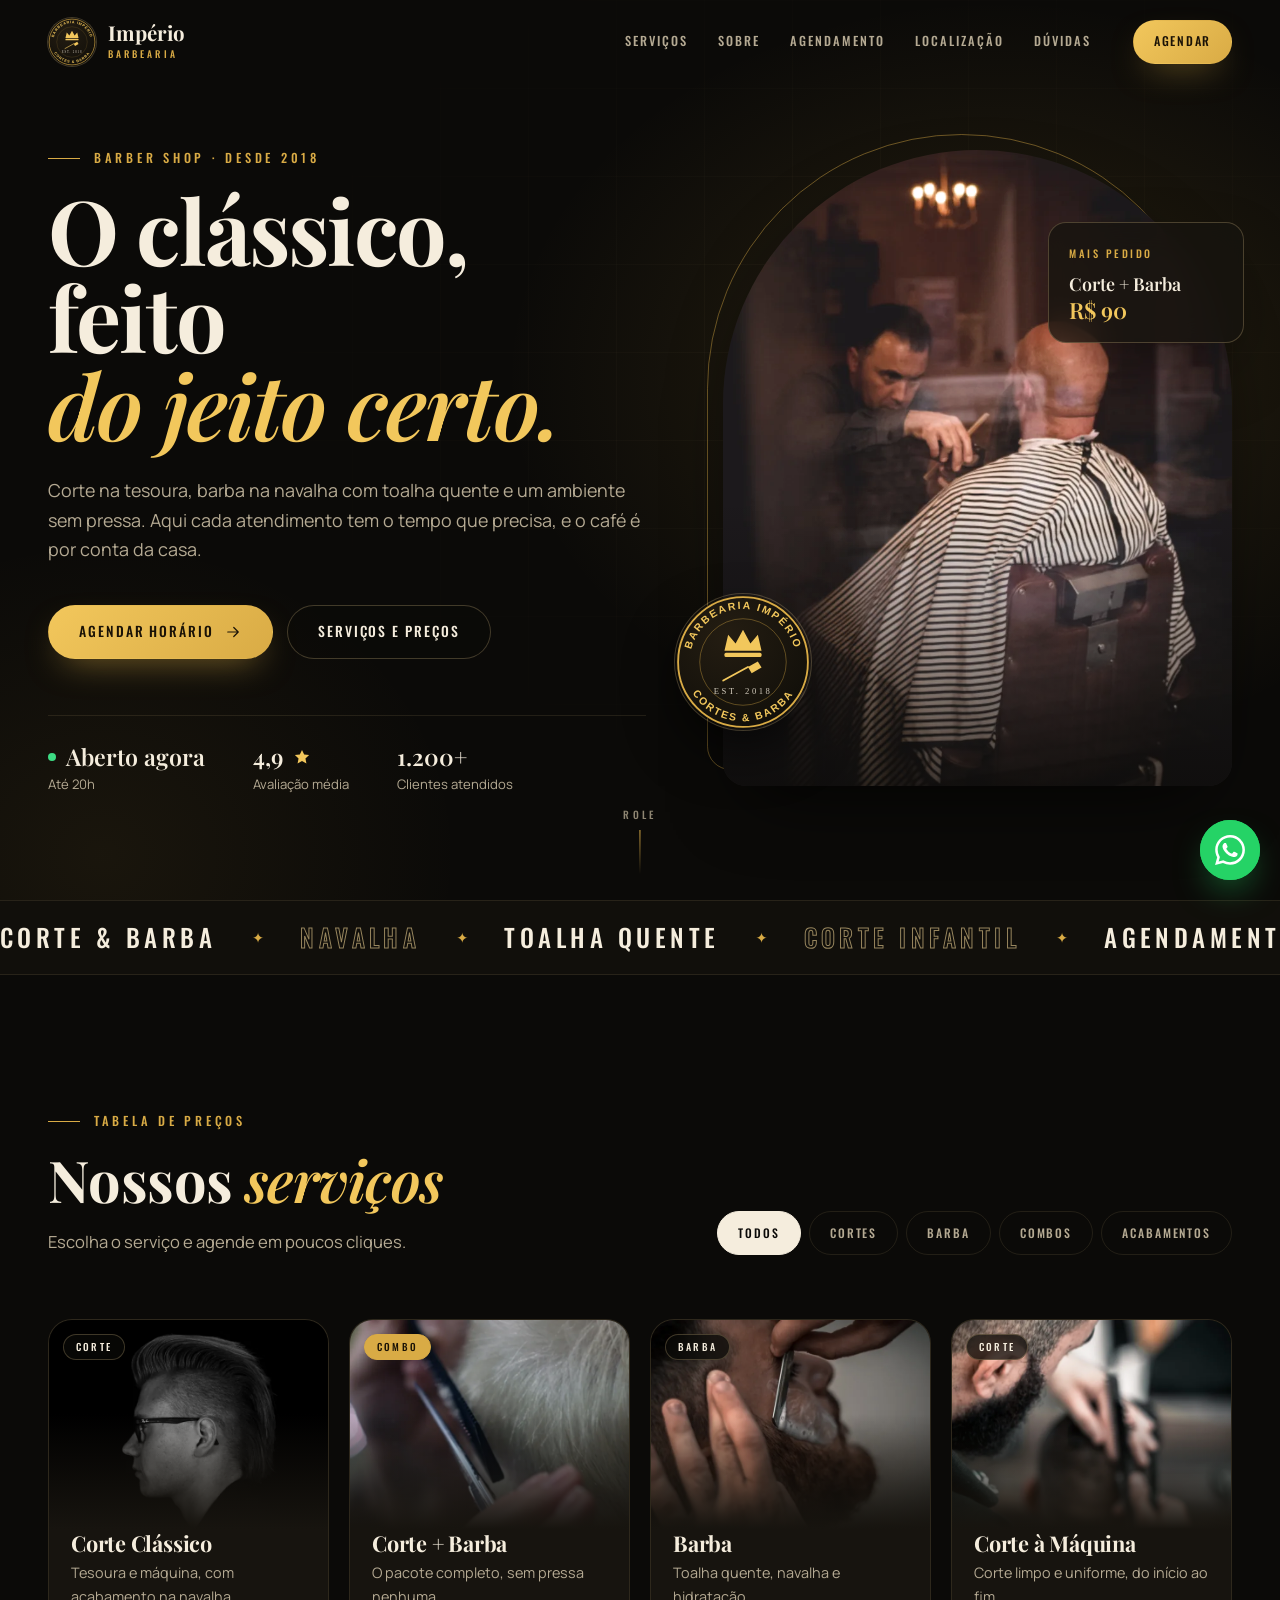
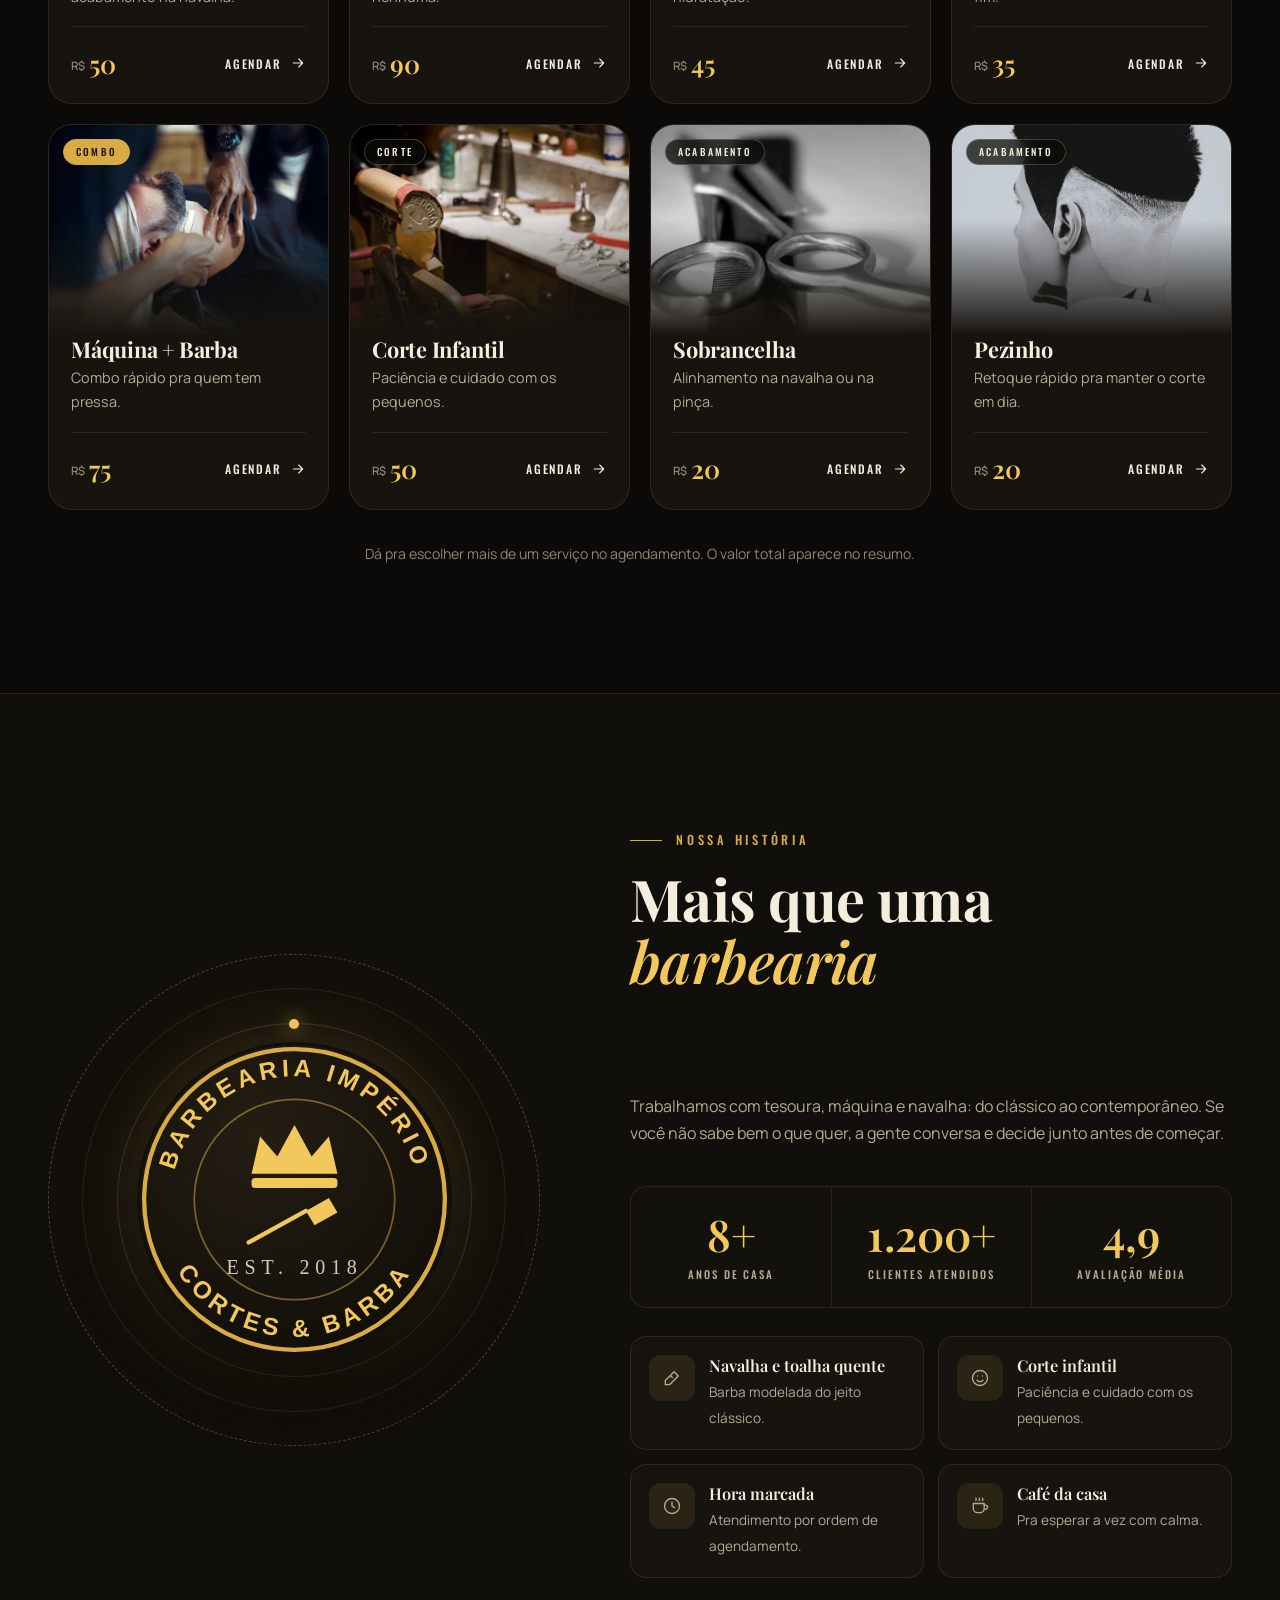
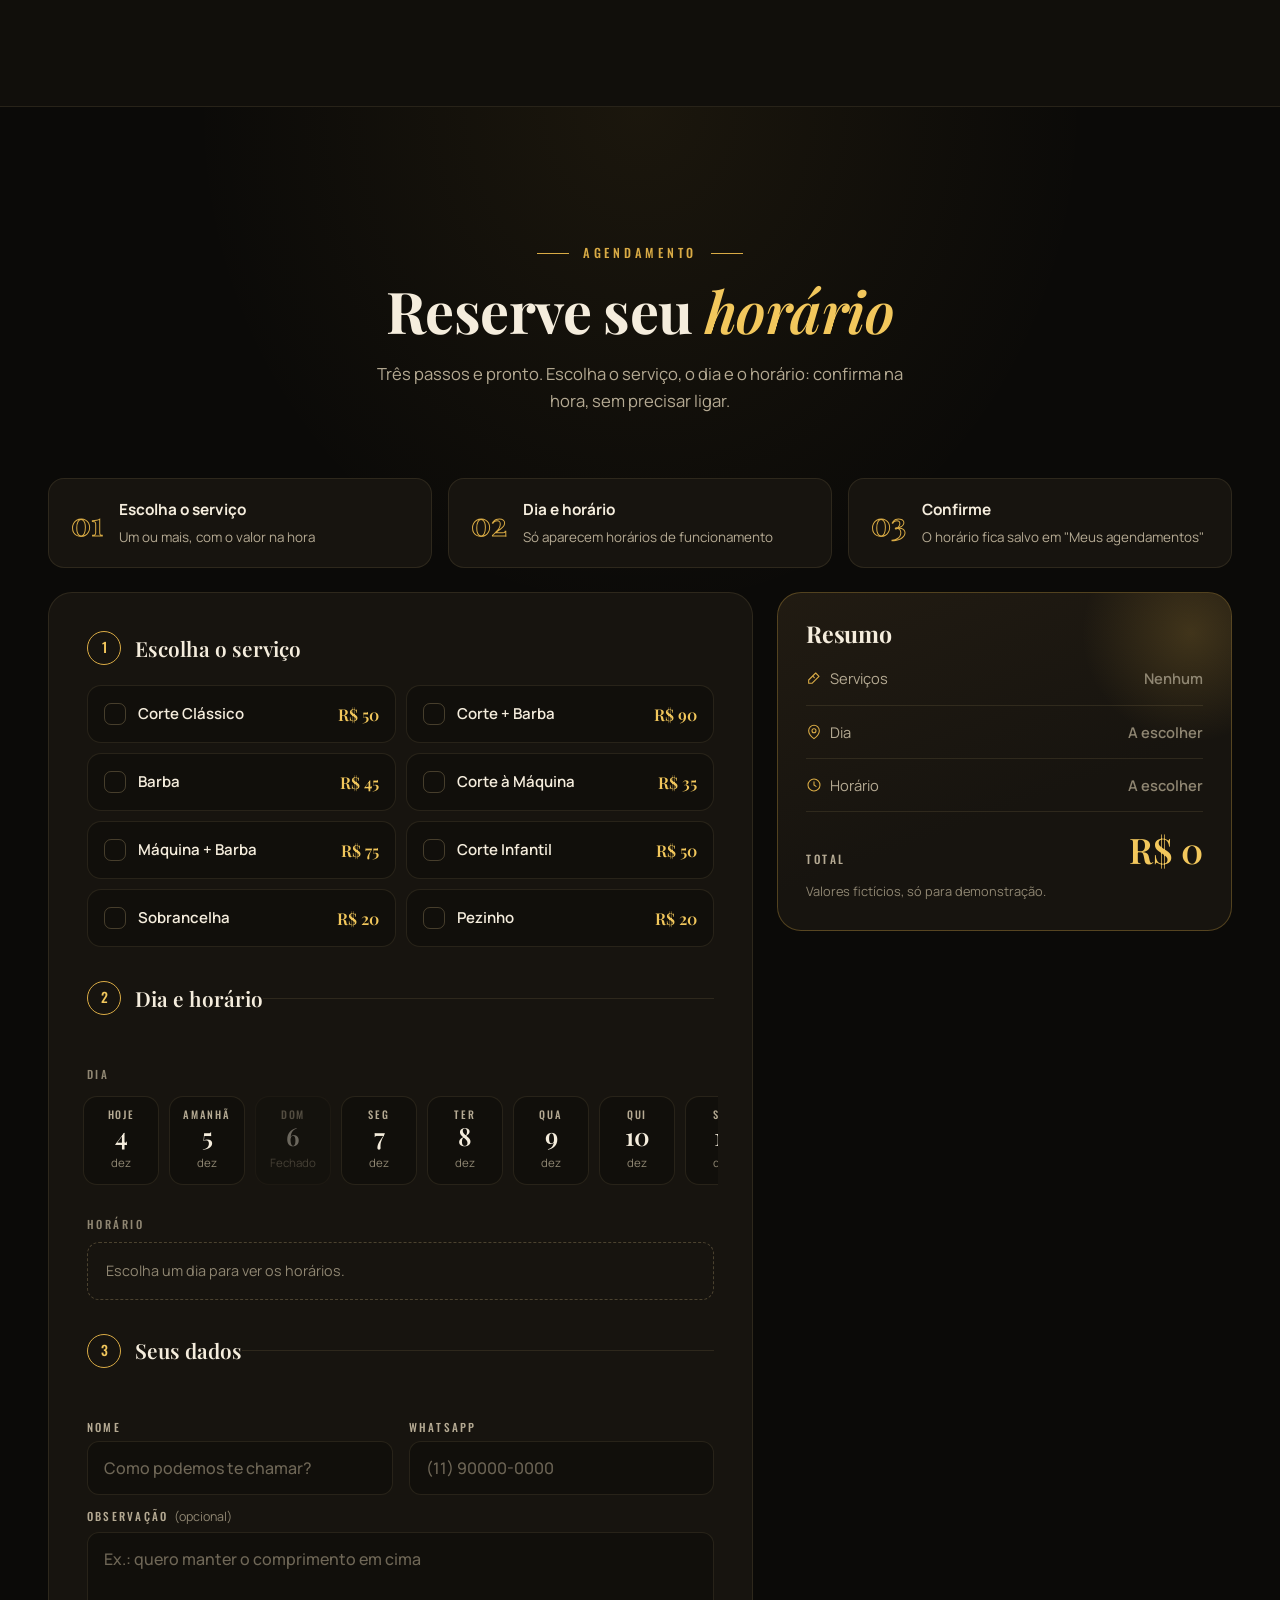
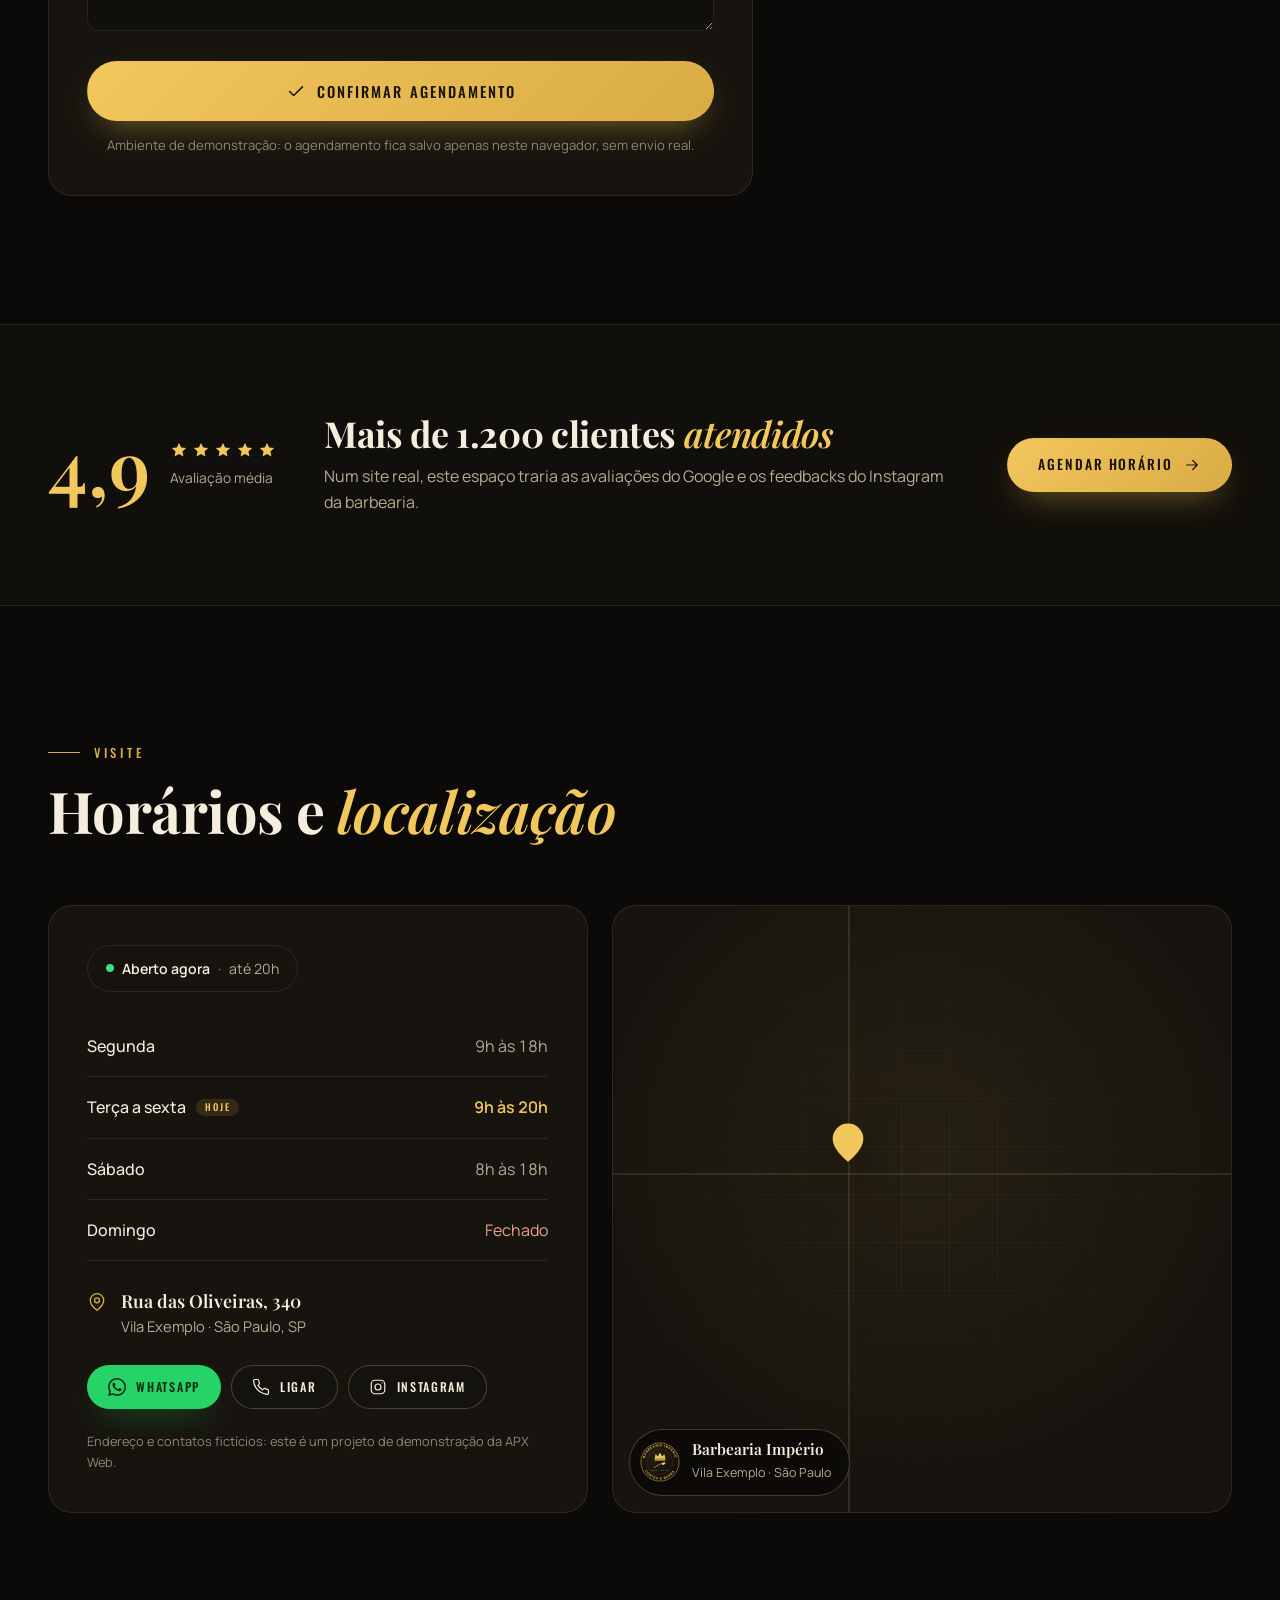
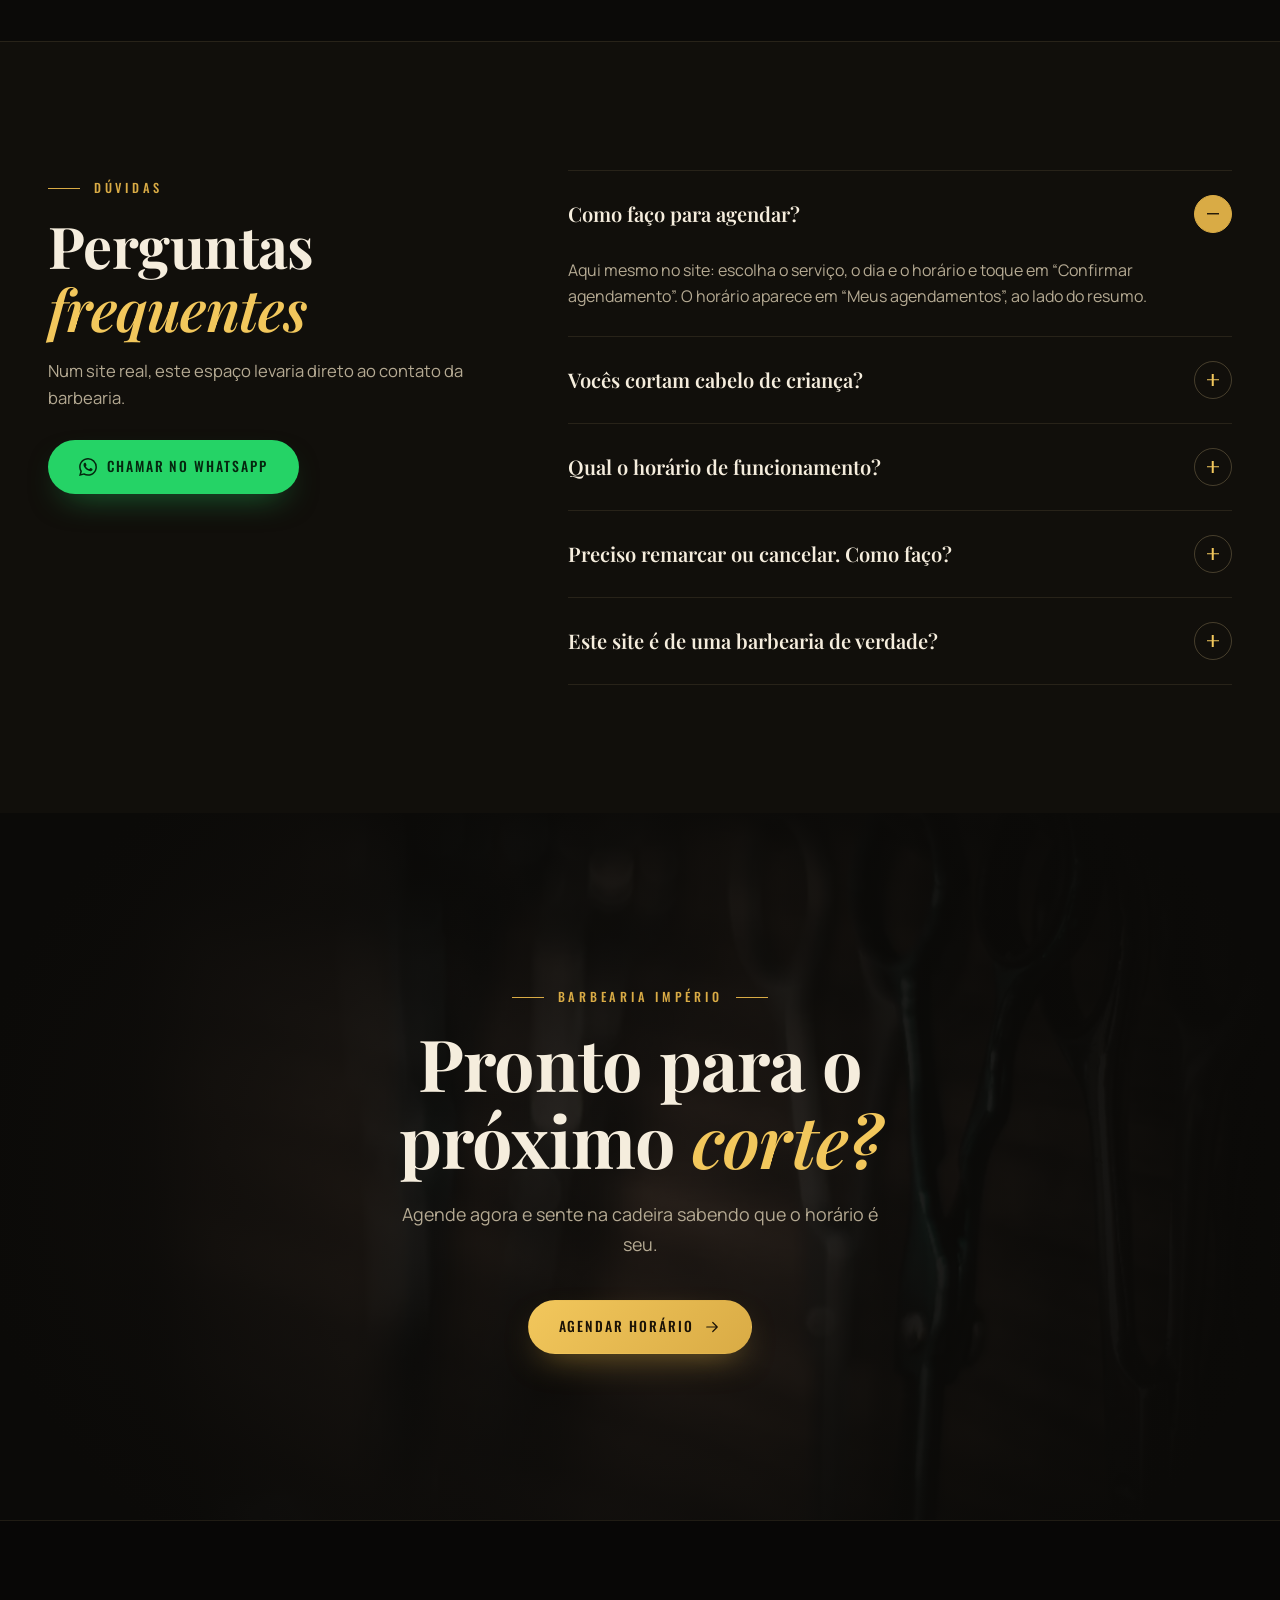
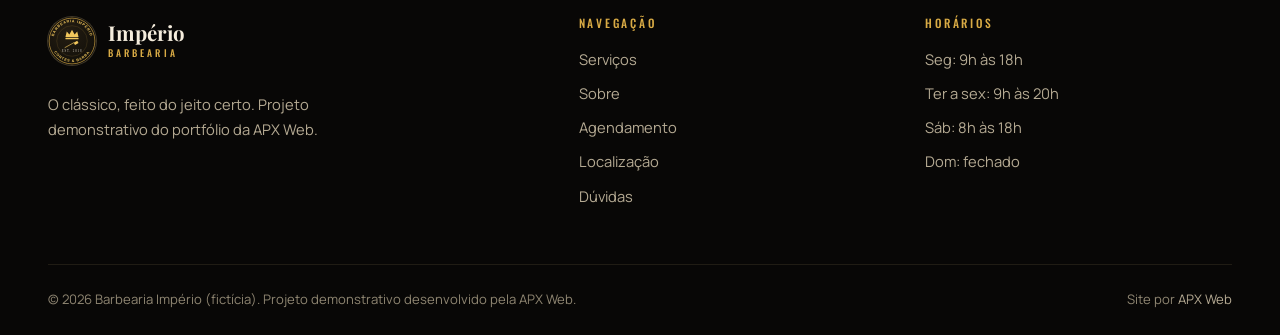
<file: portfolio-projects/barbearia/index.html>
<!DOCTYPE html>
<html lang="pt-BR">
<head>
<meta charset="UTF-8">
<meta name="viewport" content="width=device-width, initial-scale=1.0">
<script>document.documentElement.classList.add('js')</script>
<title>Barbearia Império | Cortes clássicos e barba na navalha</title>
<meta name="description" content="Projeto demonstrativo da APX Web: site de barbearia com catálogo de serviços, preços, horários e agendamento online funcional.">
<meta name="theme-color" content="#0b0a08">
<meta property="og:type" content="website">
<meta property="og:locale" content="pt_BR">
<meta property="og:site_name" content="Barbearia Império">
<meta property="og:title" content="Barbearia Império | O clássico, feito do jeito certo">
<meta property="og:description" content="Projeto demonstrativo da APX Web: site de barbearia com agendamento online.">
<meta property="og:image" content="assets/img/og.jpg">
<link rel="icon" href="assets/img/logo.svg" type="image/svg+xml">
<link rel="preconnect" href="https://fonts.googleapis.com">
<link rel="preconnect" href="https://fonts.gstatic.com" crossorigin>
<link href="https://fonts.googleapis.com/css2?family=Manrope:wght@400;500;600;700&family=Oswald:wght@400;500;600&family=Playfair+Display:ital,wght@0,600;0,700;1,600&display=swap" rel="stylesheet">
<link rel="preload" as="image" href="assets/img/hero-800.webp">
<link rel="stylesheet" href="styles.css">
<!-- Fotos: StockSnap.io, licença CC0 (uso comercial livre, sem atribuição obrigatória). -->
</head>
<body>

<a class="skip-link" href="#conteudo">Pular para o conteúdo</a>

<svg width="0" height="0" style="position:absolute" aria-hidden="true">
  <symbol id="i-whatsapp" viewBox="0 0 24 24"><path d="M17.47 14.38c-.3-.15-1.76-.87-2.03-.97-.27-.1-.47-.15-.67.15-.2.3-.77.97-.94 1.16-.17.2-.35.22-.64.07-.3-.15-1.26-.46-2.39-1.47-.88-.79-1.48-1.76-1.65-2.06-.17-.3-.02-.46.13-.61.13-.13.3-.35.45-.52.15-.17.2-.3.3-.5.1-.2.05-.37-.03-.52-.07-.15-.67-1.61-.92-2.21-.24-.58-.49-.5-.67-.51h-.57c-.2 0-.52.07-.79.37-.27.3-1.04 1.02-1.04 2.48 0 1.46 1.07 2.88 1.21 3.07.15.2 2.1 3.2 5.08 4.49.71.31 1.26.49 1.7.63.71.23 1.36.2 1.87.12.57-.09 1.76-.72 2-1.41.25-.7.25-1.29.18-1.41-.08-.13-.28-.2-.57-.35m-5.42 7.4h-.01a9.87 9.87 0 0 1-5.03-1.38l-.36-.21-3.74.98 1-3.65-.24-.37a9.86 9.86 0 0 1-1.51-5.26c0-5.45 4.44-9.88 9.89-9.88a9.82 9.82 0 0 1 6.99 2.9 9.83 9.83 0 0 1 2.89 6.99c0 5.45-4.44 9.88-9.88 9.88m8.41-18.3A11.82 11.82 0 0 0 12.05 0C5.5 0 .16 5.34.16 11.89c0 2.1.55 4.14 1.59 5.95L.06 24l6.3-1.65a11.88 11.88 0 0 0 5.69 1.45h.01c6.55 0 11.89-5.34 11.89-11.89a11.82 11.82 0 0 0-3.48-8.41Z"/></symbol>
  <symbol id="i-phone" viewBox="0 0 24 24"><path d="M22 16.9v3a2 2 0 0 1-2.2 2 19.8 19.8 0 0 1-8.6-3.1 19.5 19.5 0 0 1-6-6A19.8 19.8 0 0 1 2.1 4.2 2 2 0 0 1 4.1 2h3a2 2 0 0 1 2 1.7c.1.9.4 1.8.7 2.7a2 2 0 0 1-.5 2.1L8 9.8a16 16 0 0 0 6 6l1.3-1.3a2 2 0 0 1 2.1-.4c.9.3 1.8.6 2.7.7a2 2 0 0 1 1.7 2Z"/></symbol>
  <symbol id="i-pin" viewBox="0 0 24 24"><path d="M20 10c0 6-8 12-8 12s-8-6-8-12a8 8 0 0 1 16 0Z"/><circle cx="12" cy="10" r="3"/></symbol>
  <symbol id="i-clock" viewBox="0 0 24 24"><circle cx="12" cy="12" r="9"/><path d="M12 7v5l3 2"/></symbol>
  <symbol id="i-instagram" viewBox="0 0 24 24"><rect x="3" y="3" width="18" height="18" rx="5"/><circle cx="12" cy="12" r="4"/><circle cx="17.5" cy="6.5" r=".8" fill="currentColor" stroke="none"/></symbol>
  <symbol id="i-arrow" viewBox="0 0 24 24"><path d="M5 12h14M13 6l6 6-6 6"/></symbol>
  <symbol id="i-arrow-up" viewBox="0 0 24 24"><path d="M12 19V5M6 11l6-6 6 6"/></symbol>
  <symbol id="i-check" viewBox="0 0 24 24"><path d="m5 12.5 4.5 4.5L19 7.5"/></symbol>
  <symbol id="i-star" viewBox="0 0 24 24"><path d="m12 2.6 2.9 6 6.6.8-4.9 4.6 1.3 6.5L12 17.3l-5.9 3.2 1.3-6.5L2.5 9.4l6.6-.8Z"/></symbol>
  <symbol id="i-razor" viewBox="0 0 24 24"><path d="M14.5 4.5 19.5 9.5 9 20H4v-5L14.5 4.5Z"/><path d="m12.5 11.5-2-2"/></symbol>
  <symbol id="i-child" viewBox="0 0 24 24"><circle cx="12" cy="12" r="9"/><path d="M8.5 14.5a4.2 4.2 0 0 0 7 0M9 9.5h.01M15 9.5h.01"/></symbol>
  <symbol id="i-coffee" viewBox="0 0 24 24"><path d="M4 9h13v6a5 5 0 0 1-5 5H9a5 5 0 0 1-5-5V9Z"/><path d="M17 11h1.5a2.5 2.5 0 0 1 0 5H17M7 2.5c.8 1 .8 2 0 3M11 2.5c.8 1 .8 2 0 3M15 2.5c.8 1 .8 2 0 3"/></symbol>
  <symbol id="i-sun" viewBox="0 0 24 24"><circle cx="12" cy="12" r="4"/><path d="M12 2v2M12 20v2M4.9 4.9l1.4 1.4M17.7 17.7l1.4 1.4M2 12h2M20 12h2M4.9 19.1l1.4-1.4M17.7 6.3l1.4-1.4"/></symbol>
  <symbol id="i-moon" viewBox="0 0 24 24"><path d="M20 14.5A8 8 0 1 1 9.5 4a6.5 6.5 0 0 0 10.5 10.5Z"/></symbol>
</svg>

<header class="site-header">
  <div class="container header-inner">
    <a class="brand" href="#inicio" aria-label="Barbearia Império, voltar ao início">
      <img src="assets/img/logo.svg" alt="" width="48" height="48">
      <span class="brand-text"><strong>Império</strong><span>Barbearia</span></span>
    </a>
    <nav class="nav" aria-label="Principal">
      <a href="#servicos">Serviços</a>
      <a href="#sobre">Sobre</a>
      <a href="#agendar">Agendamento</a>
      <a href="#visite">Localização</a>
      <a href="#duvidas">Dúvidas</a>
    </nav>
    <div class="header-actions">
      <span class="status-pill" data-status>
        <span class="status-dot" aria-hidden="true"></span>
        <span data-status-title>Seg a sáb</span>
        <span class="status-sep" aria-hidden="true">·</span>
        <span data-status-detail>confira os horários</span>
      </span>
      <a class="btn btn-gold btn-sm btn-book" href="#agendar">Agendar</a>
      <button class="menu-toggle" type="button" aria-expanded="false" aria-controls="mobile-menu" aria-label="Abrir menu"><span></span><span></span></button>
    </div>
  </div>
</header>

<div class="mobile-menu" id="mobile-menu" aria-hidden="true" inert>
  <nav aria-label="Menu">
    <a href="#servicos">Serviços</a>
    <a href="#sobre">Sobre</a>
    <a href="#agendar">Agendamento</a>
    <a href="#visite">Localização</a>
    <a href="#duvidas">Dúvidas</a>
  </nav>
  <div class="mobile-menu-foot">
    <a class="btn btn-gold" href="#agendar">Agendar horário</a>
    <p>Seg 9h–18h · Ter a sex 9h–20h · Sáb 8h–18h</p>
  </div>
</div>

<main id="conteudo">

  <section class="hero" id="inicio" aria-labelledby="hero-title">
    <div class="container hero-grid">
      <div class="hero-copy">
        <span class="eyebrow reveal">Barber Shop · desde 2018</span>
        <h1 id="hero-title" class="reveal" style="--d:.08s">O clássico, feito <em>do jeito certo.</em></h1>
        <p class="lead reveal" style="--d:.16s">Corte na tesoura, barba na navalha com toalha quente e um ambiente sem pressa. Aqui cada atendimento tem o tempo que precisa, e o café é por conta da casa.</p>
        <div class="hero-actions reveal" style="--d:.24s">
          <a class="btn btn-gold" href="#agendar">Agendar horário<svg class="icon" aria-hidden="true"><use href="#i-arrow"/></svg></a>
          <a class="btn btn-line" href="#servicos">Serviços e preços</a>
        </div>
        <div class="hero-facts reveal" style="--d:.32s">
          <div class="hero-fact" data-status>
            <strong><span class="status-dot" aria-hidden="true"></span><span data-status-title>Seg a sáb</span></strong>
            <span data-status-detail>Confira os horários</span>
          </div>
          <div class="hero-fact">
            <strong>4,9 <svg class="icon icon-fill star" aria-hidden="true"><use href="#i-star"/></svg></strong>
            <span>Avaliação média</span>
          </div>
          <div class="hero-fact">
            <strong>1.200+</strong>
            <span>Clientes atendidos</span>
          </div>
        </div>
      </div>

      <div class="hero-visual reveal" style="--d:.2s">
        <span class="hero-frame" aria-hidden="true"></span>
        <div class="hero-photo">
          <img src="assets/img/hero-800.webp" srcset="assets/img/hero-520.webp 520w, assets/img/hero-800.webp 800w" sizes="(max-width: 1080px) 90vw, 520px" width="800" height="1000" alt="Cliente sendo atendido na cadeira da barbearia">
        </div>
        <img class="hero-badge" src="assets/img/logo.svg" alt="" width="136" height="136">
        <a class="hero-price" href="#servicos">
          <small>Mais pedido</small>
          <strong>Corte + Barba</strong>
          <span>R$ 90</span>
        </a>
      </div>
    </div>
    <span class="scroll-cue" aria-hidden="true">Role</span>
  </section>

  <div class="marquee" aria-hidden="true">
    <div class="marquee-track">
      <div class="marquee-group">
        <span class="marquee-item">Corte &amp; Barba</span><span class="marquee-star">✦</span>
        <span class="marquee-item outline">Navalha</span><span class="marquee-star">✦</span>
        <span class="marquee-item">Toalha quente</span><span class="marquee-star">✦</span>
        <span class="marquee-item outline">Corte infantil</span><span class="marquee-star">✦</span>
        <span class="marquee-item">Agendamento online</span><span class="marquee-star">✦</span>
        <span class="marquee-item outline">Desde 2018</span><span class="marquee-star">✦</span>
      </div>
      <div class="marquee-group">
        <span class="marquee-item">Corte &amp; Barba</span><span class="marquee-star">✦</span>
        <span class="marquee-item outline">Navalha</span><span class="marquee-star">✦</span>
        <span class="marquee-item">Toalha quente</span><span class="marquee-star">✦</span>
        <span class="marquee-item outline">Corte infantil</span><span class="marquee-star">✦</span>
        <span class="marquee-item">Agendamento online</span><span class="marquee-star">✦</span>
        <span class="marquee-item outline">Desde 2018</span><span class="marquee-star">✦</span>
      </div>
    </div>
  </div>

  <section class="section services" id="servicos" aria-labelledby="servicos-title">
    <div class="container">
      <div class="section-head">
        <div>
          <span class="eyebrow reveal">Tabela de preços</span>
          <h2 id="servicos-title" class="reveal">Nossos <em>serviços</em></h2>
          <p class="lead reveal">Escolha o serviço e agende em poucos cliques.</p>
        </div>
        <div class="filters reveal" role="group" aria-label="Filtrar serviços">
          <button type="button" class="filter" data-filter="todos" aria-pressed="true">Todos</button>
          <button type="button" class="filter" data-filter="cortes" aria-pressed="false">Cortes</button>
          <button type="button" class="filter" data-filter="barba" aria-pressed="false">Barba</button>
          <button type="button" class="filter" data-filter="combos" aria-pressed="false">Combos</button>
          <button type="button" class="filter" data-filter="acabamentos" aria-pressed="false">Acabamentos</button>
        </div>
      </div>

      <div class="services-grid">
        <article class="service-card reveal" data-cat="cortes">
          <div class="service-media"><span class="service-tag">Corte</span><img src="assets/img/servicos/corte-classico.webp" alt="Corte clássico masculino feito na tesoura" loading="lazy"></div>
          <div class="service-body">
            <h3>Corte Clássico</h3>
            <p>Tesoura e máquina, com acabamento na navalha.</p>
            <div class="service-foot">
              <span class="price"><small>R$</small>50</span>
              <button type="button" class="service-book" data-book="corte-classico" aria-label="Agendar Corte Clássico">Agendar<svg class="icon" aria-hidden="true"><use href="#i-arrow"/></svg></button>
            </div>
          </div>
        </article>
        <article class="service-card reveal" data-cat="combos" style="--d:.06s">
          <div class="service-media"><span class="service-tag is-gold">Combo</span><img src="assets/img/servicos/corte-barba.webp" alt="Cliente com corte e barba finalizados" loading="lazy"></div>
          <div class="service-body">
            <h3>Corte + Barba</h3>
            <p>O pacote completo, sem pressa nenhuma.</p>
            <div class="service-foot">
              <span class="price"><small>R$</small>90</span>
              <button type="button" class="service-book" data-book="corte-barba" aria-label="Agendar Corte + Barba">Agendar<svg class="icon" aria-hidden="true"><use href="#i-arrow"/></svg></button>
            </div>
          </div>
        </article>
        <article class="service-card reveal" data-cat="barba" style="--d:.12s">
          <div class="service-media"><span class="service-tag">Barba</span><img src="assets/img/servicos/barba.webp" alt="Barba sendo feita na navalha com toalha quente" loading="lazy"></div>
          <div class="service-body">
            <h3>Barba</h3>
            <p>Toalha quente, navalha e hidratação.</p>
            <div class="service-foot">
              <span class="price"><small>R$</small>45</span>
              <button type="button" class="service-book" data-book="barba" aria-label="Agendar Barba">Agendar<svg class="icon" aria-hidden="true"><use href="#i-arrow"/></svg></button>
            </div>
          </div>
        </article>
        <article class="service-card reveal" data-cat="cortes" style="--d:.18s">
          <div class="service-media"><span class="service-tag">Corte</span><img src="assets/img/servicos/corte-maquina.webp" alt="Corte na máquina com acabamento degradê" loading="lazy"></div>
          <div class="service-body">
            <h3>Corte à Máquina</h3>
            <p>Corte limpo e uniforme, do início ao fim.</p>
            <div class="service-foot">
              <span class="price"><small>R$</small>35</span>
              <button type="button" class="service-book" data-book="corte-maquina" aria-label="Agendar Corte à Máquina">Agendar<svg class="icon" aria-hidden="true"><use href="#i-arrow"/></svg></button>
            </div>
          </div>
        </article>
        <article class="service-card reveal" data-cat="combos">
          <div class="service-media"><span class="service-tag is-gold">Combo</span><img src="assets/img/servicos/maquina-barba.webp" alt="Combo de corte na máquina com barba alinhada" loading="lazy"></div>
          <div class="service-body">
            <h3>Máquina + Barba</h3>
            <p>Combo rápido pra quem tem pressa.</p>
            <div class="service-foot">
              <span class="price"><small>R$</small>75</span>
              <button type="button" class="service-book" data-book="maquina-barba" aria-label="Agendar Máquina + Barba">Agendar<svg class="icon" aria-hidden="true"><use href="#i-arrow"/></svg></button>
            </div>
          </div>
        </article>
        <article class="service-card reveal" data-cat="cortes" style="--d:.06s">
          <div class="service-media"><span class="service-tag">Corte</span><img src="assets/img/servicos/corte-infantil.webp" alt="Criança sendo atendida na cadeira da barbearia" loading="lazy"></div>
          <div class="service-body">
            <h3>Corte Infantil</h3>
            <p>Paciência e cuidado com os pequenos.</p>
            <div class="service-foot">
              <span class="price"><small>R$</small>50</span>
              <button type="button" class="service-book" data-book="corte-infantil" aria-label="Agendar Corte Infantil">Agendar<svg class="icon" aria-hidden="true"><use href="#i-arrow"/></svg></button>
            </div>
          </div>
        </article>
        <article class="service-card reveal" data-cat="acabamentos" style="--d:.12s">
          <div class="service-media"><span class="service-tag">Acabamento</span><img src="assets/img/servicos/sobrancelha.webp" alt="Acabamento de sobrancelha masculina" loading="lazy"></div>
          <div class="service-body">
            <h3>Sobrancelha</h3>
            <p>Alinhamento na navalha ou na pinça.</p>
            <div class="service-foot">
              <span class="price"><small>R$</small>20</span>
              <button type="button" class="service-book" data-book="sobrancelha" aria-label="Agendar Sobrancelha">Agendar<svg class="icon" aria-hidden="true"><use href="#i-arrow"/></svg></button>
            </div>
          </div>
        </article>
        <article class="service-card reveal" data-cat="acabamentos" style="--d:.18s">
          <div class="service-media"><span class="service-tag">Acabamento</span><img src="assets/img/servicos/pezinho.webp" alt="Acabamento do pezinho na nuca" loading="lazy"></div>
          <div class="service-body">
            <h3>Pezinho</h3>
            <p>Retoque rápido pra manter o corte em dia.</p>
            <div class="service-foot">
              <span class="price"><small>R$</small>20</span>
              <button type="button" class="service-book" data-book="pezinho" aria-label="Agendar Pezinho">Agendar<svg class="icon" aria-hidden="true"><use href="#i-arrow"/></svg></button>
            </div>
          </div>
        </article>
      </div>
      <p class="services-note reveal">Dá pra escolher mais de um serviço no agendamento. O valor total aparece no resumo.</p>
    </div>
  </section>

  <section class="section about" id="sobre" aria-labelledby="sobre-title">
    <div class="container about-grid">
      <div class="emblem reveal" aria-hidden="true">
        <span class="emblem-ring"></span>
        <span class="emblem-ring r2"></span>
        <span class="emblem-ring r3"></span>
        <img src="assets/img/logo.svg" alt="" width="512" height="512" loading="lazy">
      </div>
      <div class="about-copy">
        <span class="eyebrow reveal">Nossa história</span>
        <h2 id="sobre-title" class="reveal">Mais que uma <em>barbearia</em></h2>
        <p class="about-lede reveal">A Império abriu em 2018 com uma ideia simples: cadeira confortável, conversa boa e corte bem feito. Nada de fila, nada de pressa.</p>
        <p class="reveal">Trabalhamos com tesoura, máquina e navalha: do clássico ao contemporâneo. Se você não sabe bem o que quer, a gente conversa e decide junto antes de começar.</p>
        <div class="stats reveal">
          <div class="stat"><strong data-count="8" data-suffix="+">8+</strong><span>Anos de casa</span></div>
          <div class="stat"><strong data-count="1200" data-suffix="+">1.200+</strong><span>Clientes atendidos</span></div>
          <div class="stat"><strong data-count="4.9" data-decimals="1">4,9</strong><span>Avaliação média</span></div>
        </div>
        <div class="features">
          <div class="feature reveal">
            <span class="feature-icon"><svg class="icon" aria-hidden="true"><use href="#i-razor"/></svg></span>
            <div><strong>Navalha e toalha quente</strong><span>Barba modelada do jeito clássico.</span></div>
          </div>
          <div class="feature reveal" style="--d:.06s">
            <span class="feature-icon"><svg class="icon" aria-hidden="true"><use href="#i-child"/></svg></span>
            <div><strong>Corte infantil</strong><span>Paciência e cuidado com os pequenos.</span></div>
          </div>
          <div class="feature reveal" style="--d:.12s">
            <span class="feature-icon"><svg class="icon" aria-hidden="true"><use href="#i-clock"/></svg></span>
            <div><strong>Hora marcada</strong><span>Atendimento por ordem de agendamento.</span></div>
          </div>
          <div class="feature reveal" style="--d:.18s">
            <span class="feature-icon"><svg class="icon" aria-hidden="true"><use href="#i-coffee"/></svg></span>
            <div><strong>Café da casa</strong><span>Pra esperar a vez com calma.</span></div>
          </div>
        </div>
      </div>
    </div>
  </section>

  <section class="section booking" id="agendar" aria-labelledby="agendar-title">
    <div class="container">
      <div class="section-head section-head-center">
        <div>
          <span class="eyebrow reveal">Agendamento</span>
          <h2 id="agendar-title" class="reveal">Reserve seu <em>horário</em></h2>
          <p class="lead reveal">Três passos e pronto. Escolha o serviço, o dia e o horário: confirma na hora, sem precisar ligar.</p>
        </div>
      </div>

      <ol class="how">
        <li class="how-item reveal"><b>01</b><div><strong>Escolha o serviço</strong><span>Um ou mais, com o valor na hora</span></div></li>
        <li class="how-item reveal" style="--d:.08s"><b>02</b><div><strong>Dia e horário</strong><span>Só aparecem horários de funcionamento</span></div></li>
        <li class="how-item reveal" style="--d:.16s"><b>03</b><div><strong>Confirme</strong><span>O horário fica salvo em "Meus agendamentos"</span></div></li>
      </ol>

      <div class="booking-layout">
        <form class="bk-card reveal" id="booking-form" novalidate>
          <fieldset class="bk-step" id="step-services">
            <legend class="bk-legend"><b>1</b>Escolha o serviço</legend>
            <div class="svc-options" id="svc-options" role="group" aria-label="Serviços"></div>
          </fieldset>

          <fieldset class="bk-step" id="step-when">
            <legend class="bk-legend"><b>2</b>Dia e horário</legend>
            <span class="bk-sub" id="date-label">Dia</span>
            <div class="date-scroller" id="date-options" role="group" aria-labelledby="date-label"></div>
            <span class="bk-sub" id="time-label">Horário</span>
            <div id="time-options" role="group" aria-labelledby="time-label">
              <p class="bk-empty">Escolha um dia para ver os horários.</p>
            </div>
          </fieldset>

          <fieldset class="bk-step" id="step-contact">
            <legend class="bk-legend"><b>3</b>Seus dados</legend>
            <div class="field-grid">
              <div class="field">
                <label for="bk-name">Nome</label>
                <input id="bk-name" name="name" type="text" autocomplete="name" placeholder="Como podemos te chamar?" required>
              </div>
              <div class="field">
                <label for="bk-phone">WhatsApp</label>
                <input id="bk-phone" name="phone" type="tel" inputmode="numeric" autocomplete="tel-national" placeholder="(11) 90000-0000" required>
              </div>
              <div class="field field-full">
                <label for="bk-notes">Observação <small>(opcional)</small></label>
                <textarea id="bk-notes" name="notes" rows="3" placeholder="Ex.: quero manter o comprimento em cima"></textarea>
              </div>
            </div>
          </fieldset>

          <p class="bk-error" id="bk-error" role="alert" hidden></p>

          <button class="btn btn-gold btn-block bk-submit" type="submit"><svg class="icon" aria-hidden="true"><use href="#i-check"/></svg>Confirmar agendamento</button>
          <p class="bk-fineprint">Ambiente de demonstração: o agendamento fica salvo apenas neste navegador, sem envio real.</p>
        </form>

        <aside class="bk-aside" aria-label="Resumo do agendamento">
          <div class="summary reveal">
            <h3>Resumo</h3>
            <ul class="summary-list">
              <li><span><svg class="icon" aria-hidden="true"><use href="#i-razor"/></svg>Serviços</span><span id="sum-services" class="is-empty">Nenhum</span></li>
              <li><span><svg class="icon" aria-hidden="true"><use href="#i-pin"/></svg>Dia</span><span id="sum-date" class="is-empty">A escolher</span></li>
              <li><span><svg class="icon" aria-hidden="true"><use href="#i-clock"/></svg>Horário</span><span id="sum-time" class="is-empty">A escolher</span></li>
            </ul>
            <div class="summary-total"><span>Total</span><strong id="sum-total" aria-live="polite">R$ 0</strong></div>
            <p class="summary-note">Valores fictícios, só para demonstração.</p>
          </div>
          <div class="my-bookings" id="my-bookings" hidden>
            <h3>Meus agendamentos</h3>
            <div id="bookings-list"></div>
          </div>
        </aside>
      </div>
    </div>
  </section>

  <section class="proof" aria-labelledby="proof-title">
    <div class="container proof-inner">
      <div class="proof-score reveal">
        <strong>4,9</strong>
        <div>
          <span class="stars" aria-label="Avaliação 4,9 de 5">
            <svg class="icon icon-fill" aria-hidden="true"><use href="#i-star"/></svg><svg class="icon icon-fill" aria-hidden="true"><use href="#i-star"/></svg><svg class="icon icon-fill" aria-hidden="true"><use href="#i-star"/></svg><svg class="icon icon-fill" aria-hidden="true"><use href="#i-star"/></svg><svg class="icon icon-fill" aria-hidden="true"><use href="#i-star"/></svg>
          </span>
          <span>Avaliação média</span>
        </div>
      </div>
      <div class="proof-text reveal" style="--d:.08s">
        <h2 id="proof-title">Mais de 1.200 clientes <em>atendidos</em></h2>
        <p>Num site real, este espaço traria as avaliações do Google e os feedbacks do Instagram da barbearia.</p>
      </div>
      <div class="proof-actions reveal" style="--d:.16s">
        <a class="btn btn-gold" href="#agendar">Agendar horário<svg class="icon" aria-hidden="true"><use href="#i-arrow"/></svg></a>
      </div>
    </div>
  </section>

  <section class="section visit" id="visite" aria-labelledby="visite-title">
    <div class="container">
      <div class="section-head">
        <div>
          <span class="eyebrow reveal">Visite</span>
          <h2 id="visite-title" class="reveal">Horários e <em>localização</em></h2>
        </div>
      </div>
      <div class="visit-grid">
        <div class="visit-card reveal">
          <span class="status-pill status-pill-lg" data-status>
            <span class="status-dot" aria-hidden="true"></span>
            <span data-status-title>Seg a sáb</span>
            <span class="status-sep" aria-hidden="true">·</span>
            <span data-status-detail>confira os horários</span>
          </span>
          <ul class="hours">
            <li data-days="1"><span>Segunda</span><span>9h às 18h</span></li>
            <li data-days="2 3 4 5"><span>Terça a sexta</span><span>9h às 20h</span></li>
            <li data-days="6"><span>Sábado</span><span>8h às 18h</span></li>
            <li data-days="0" class="closed"><span>Domingo</span><span>Fechado</span></li>
          </ul>
          <div class="address">
            <svg class="icon" aria-hidden="true"><use href="#i-pin"/></svg>
            <div>
              <strong>Rua das Oliveiras, 340</strong>
              <span>Vila Exemplo · São Paulo, SP</span>
            </div>
          </div>
          <div class="visit-actions">
            <a class="btn btn-wa btn-sm" href="#" data-demo><svg class="icon icon-fill" aria-hidden="true"><use href="#i-whatsapp"/></svg>WhatsApp</a>
            <a class="btn btn-line btn-sm" href="#" data-demo><svg class="icon" aria-hidden="true"><use href="#i-phone"/></svg>Ligar</a>
            <a class="btn btn-line btn-sm" href="#" data-demo><svg class="icon" aria-hidden="true"><use href="#i-instagram"/></svg>Instagram</a>
          </div>
          <p class="visit-fineprint">Endereço e contatos fictícios: este é um projeto de demonstração da APX Web.</p>
        </div>
        <div class="map-illustration reveal" style="--d:.08s" aria-hidden="true">
          <div class="map-grid"></div>
          <span class="map-street s1"></span>
          <span class="map-street s2"></span>
          <span class="map-pin"><svg class="icon icon-fill" aria-hidden="true"><use href="#i-pin"/></svg></span>
          <div class="map-card">
            <img src="assets/img/logo.svg" alt="" width="40" height="40" loading="lazy">
            <div><strong>Barbearia Império</strong><span>Vila Exemplo · São Paulo</span></div>
          </div>
        </div>
      </div>
    </div>
  </section>

  <section class="section faq" id="duvidas" aria-labelledby="duvidas-title">
    <div class="container faq-grid">
      <div class="faq-intro">
        <span class="eyebrow reveal">Dúvidas</span>
        <h2 id="duvidas-title" class="reveal">Perguntas <em>frequentes</em></h2>
        <p class="lead reveal">Num site real, este espaço levaria direto ao contato da barbearia.</p>
        <a class="btn btn-wa reveal" href="#" data-demo><svg class="icon icon-fill" aria-hidden="true"><use href="#i-whatsapp"/></svg>Chamar no WhatsApp</a>
      </div>
      <div class="faq-list reveal">
        <details class="faq-item" open>
          <summary>Como faço para agendar?<span class="faq-plus" aria-hidden="true"></span></summary>
          <div class="faq-answer"><p>Aqui mesmo no site: escolha o serviço, o dia e o horário e toque em “Confirmar agendamento”. O horário aparece em “Meus agendamentos”, ao lado do resumo.</p></div>
        </details>
        <details class="faq-item">
          <summary>Vocês cortam cabelo de criança?<span class="faq-plus" aria-hidden="true"></span></summary>
          <div class="faq-answer"><p>Sim. O Corte Infantil custa R$ 50 e é feito com paciência e cuidado com os pequenos.</p></div>
        </details>
        <details class="faq-item">
          <summary>Qual o horário de funcionamento?<span class="faq-plus" aria-hidden="true"></span></summary>
          <div class="faq-answer"><p>Segunda das 9h às 18h, terça a sexta das 9h às 20h e sábado das 8h às 18h. Aos domingos a barbearia fica fechada.</p></div>
        </details>
        <details class="faq-item">
          <summary>Preciso remarcar ou cancelar. Como faço?<span class="faq-plus" aria-hidden="true"></span></summary>
          <div class="faq-answer"><p>Em “Meus agendamentos” cada horário tem os botões Remarcar e Cancelar. Cancelar pede um segundo toque, pra ninguém cancelar sem querer.</p></div>
        </details>
        <details class="faq-item">
          <summary>Este site é de uma barbearia de verdade?<span class="faq-plus" aria-hidden="true"></span></summary>
          <div class="faq-answer"><p>Não. A Barbearia Império é fictícia: este é um projeto de demonstração da <a href="../../index.html">APX Web</a> para mostrar como funciona um site de barbearia com agendamento online.</p></div>
        </details>
      </div>
    </div>
  </section>

  <section class="final" aria-labelledby="final-title">
    <div class="final-bg" aria-hidden="true"></div>
    <div class="container">
      <span class="eyebrow eyebrow-center reveal">Barbearia Império</span>
      <h2 id="final-title" class="reveal">Pronto para o próximo <em>corte?</em></h2>
      <p class="reveal">Agende agora e sente na cadeira sabendo que o horário é seu.</p>
      <div class="hero-actions reveal">
        <a class="btn btn-gold" href="#agendar">Agendar horário<svg class="icon" aria-hidden="true"><use href="#i-arrow"/></svg></a>
      </div>
    </div>
  </section>

</main>

<footer class="site-footer">
  <div class="container">
    <div class="footer-grid">
      <div class="footer-brand">
        <a class="brand" href="#inicio">
          <img src="assets/img/logo.svg" alt="" width="48" height="48" loading="lazy">
          <span class="brand-text"><strong>Império</strong><span>Barbearia</span></span>
        </a>
        <p>O clássico, feito do jeito certo. Projeto demonstrativo do portfólio da APX Web.</p>
      </div>
      <div class="footer-col">
        <h4>Navegação</h4>
        <ul>
          <li><a href="#servicos">Serviços</a></li>
          <li><a href="#sobre">Sobre</a></li>
          <li><a href="#agendar">Agendamento</a></li>
          <li><a href="#visite">Localização</a></li>
          <li><a href="#duvidas">Dúvidas</a></li>
        </ul>
      </div>
      <div class="footer-col">
        <h4>Horários</h4>
        <ul>
          <li>Seg: 9h às 18h</li>
          <li>Ter a sex: 9h às 20h</li>
          <li>Sáb: 8h às 18h</li>
          <li>Dom: fechado</li>
        </ul>
      </div>
    </div>
    <div class="footer-bottom">
      <span>© 2026 Barbearia Império (fictícia). Projeto demonstrativo desenvolvido pela APX Web.</span>
      <span>Site por <a href="../../index.html">APX Web</a></span>
    </div>
  </div>
</footer>

<a class="wa-float" href="#" data-demo aria-label="Chamar no WhatsApp"><svg class="icon icon-fill" aria-hidden="true"><use href="#i-whatsapp"/></svg></a>
<button class="to-top" type="button" aria-label="Voltar ao topo"><svg class="icon" aria-hidden="true"><use href="#i-arrow-up"/></svg></button>

<div class="toast" id="toast" role="status" aria-live="polite">
  <svg class="icon" aria-hidden="true"><use href="#i-check"/></svg>
  <span id="toast-text"></span>
</div>

<script src="script.js"></script>
</body>
</html>
</file>
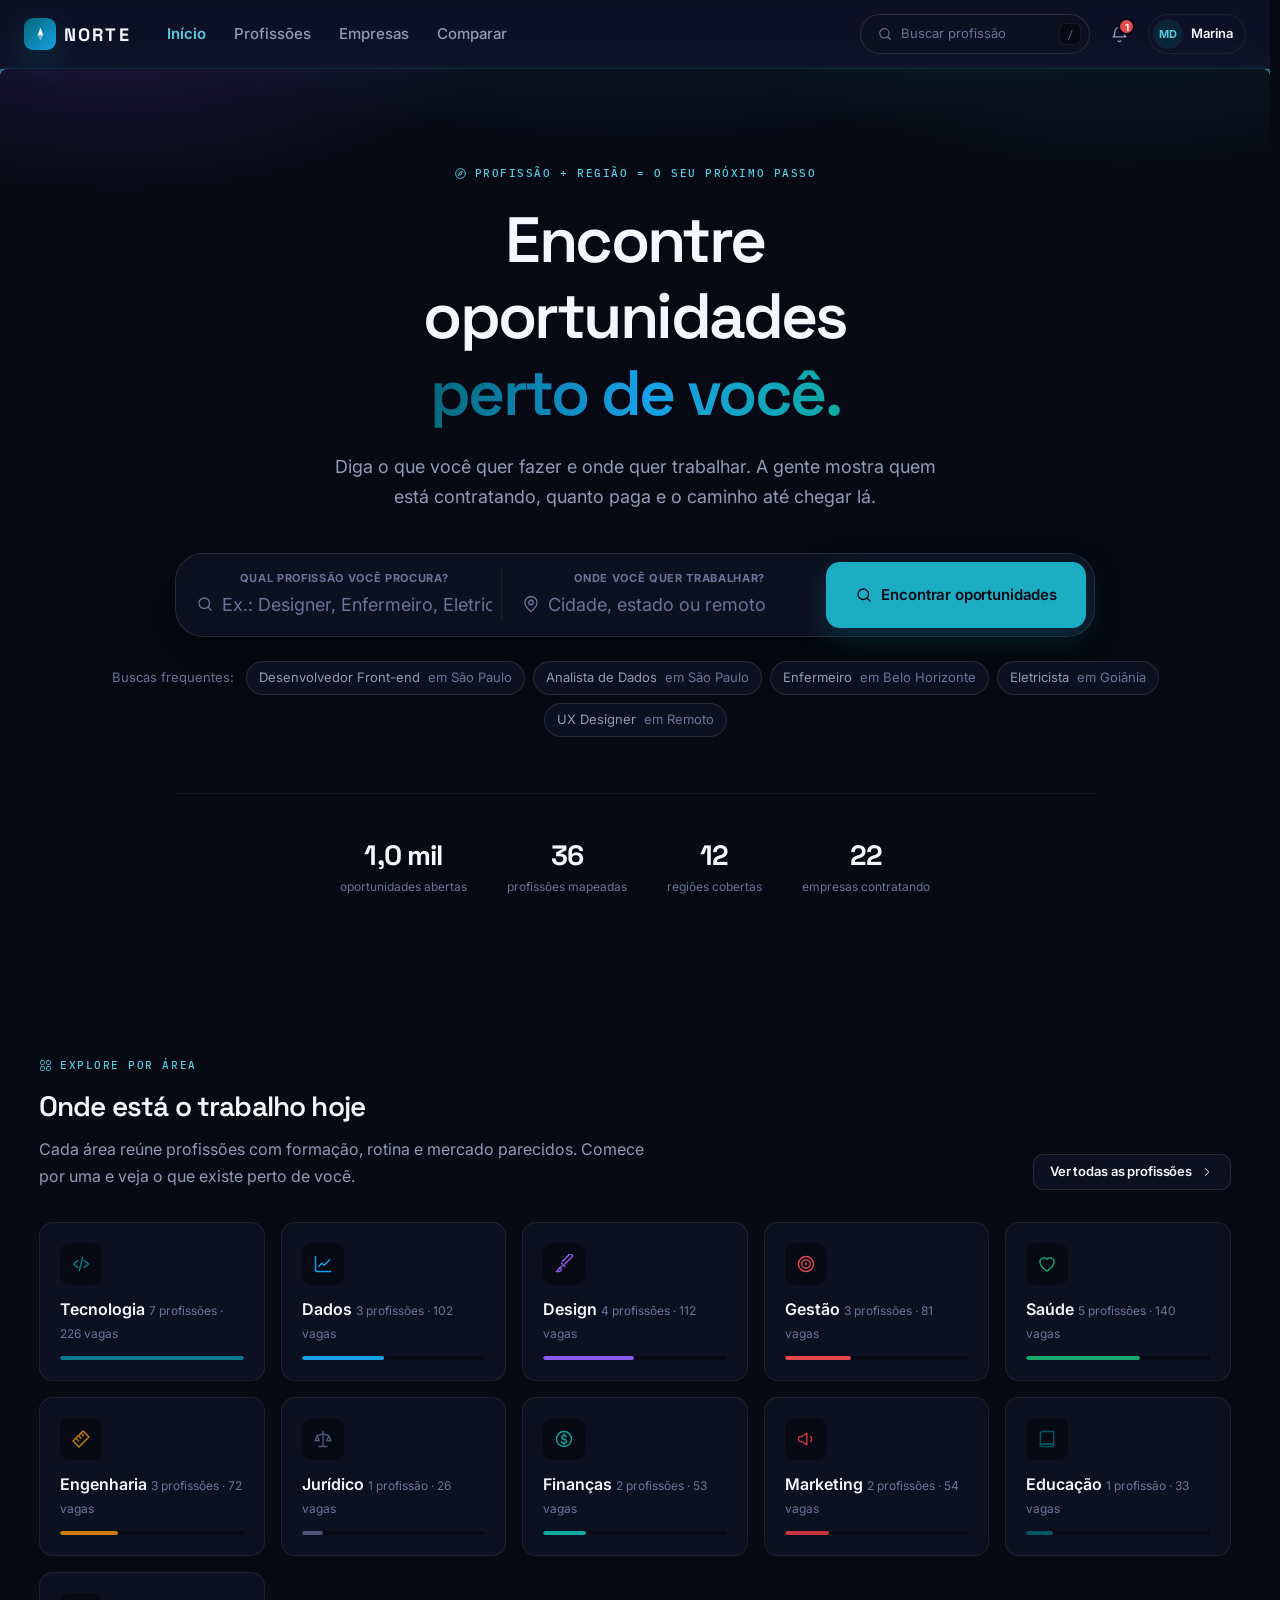
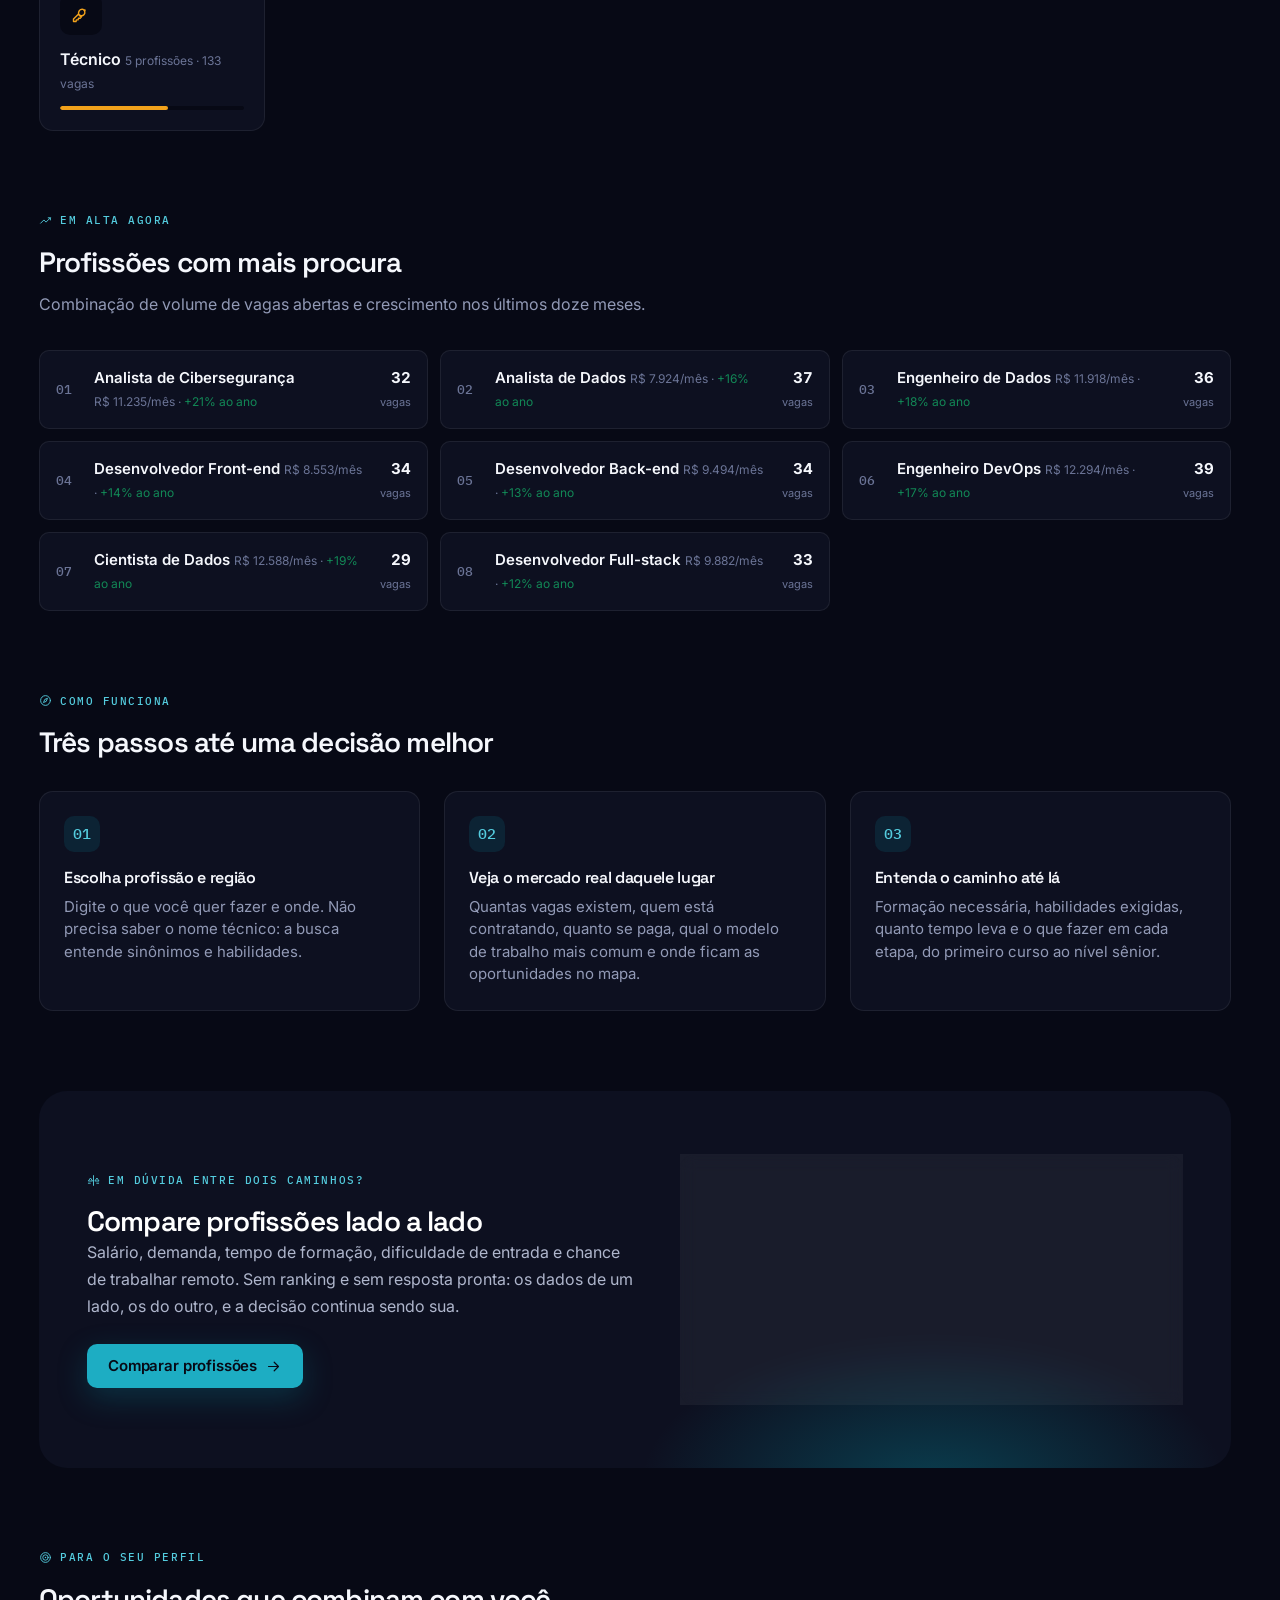
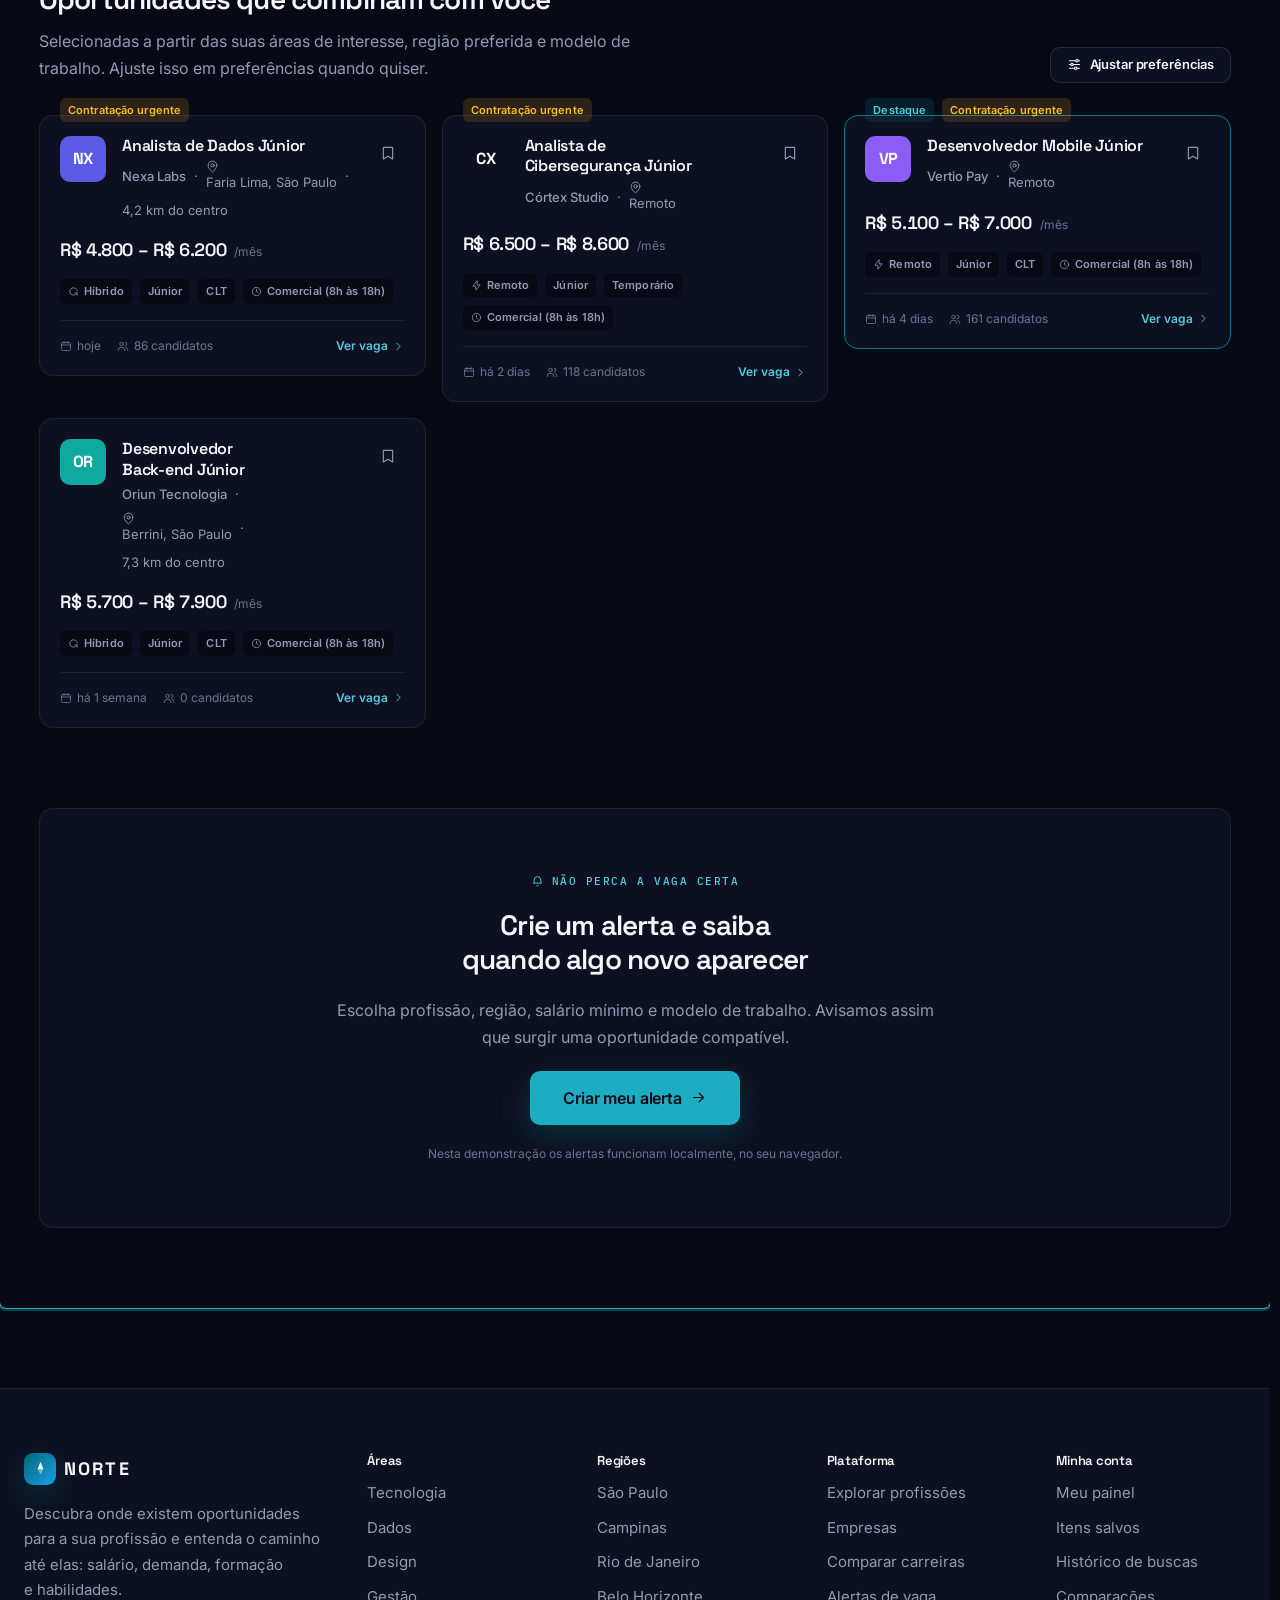
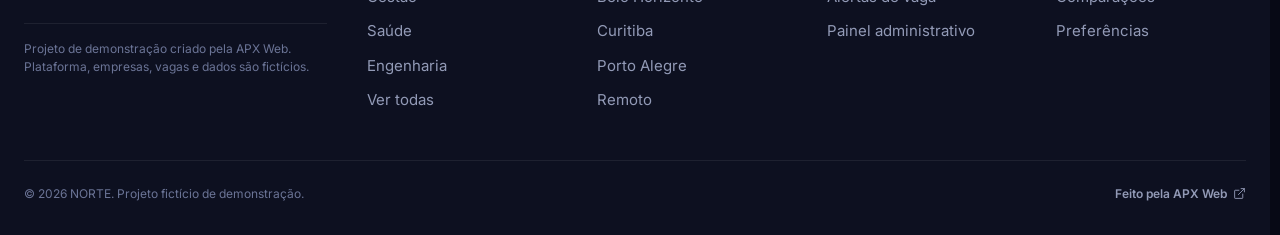
<file: portfolio-projects/norte/index.html>
<!DOCTYPE html>
<html lang="pt-BR">
<head>
<meta charset="UTF-8">
<meta name="viewport" content="width=device-width, initial-scale=1">
<title>NORTE | Encontre o seu norte profissional</title>
<meta name="description" content="Descubra onde existem oportunidades para a sua profissão na sua região e entenda tudo sobre a carreira: salário, demanda, formação, habilidades e o caminho até lá.">
<meta name="theme-color" content="#070915">
<meta name="color-scheme" content="dark">

<meta property="og:type" content="website">
<meta property="og:title" content="NORTE | Encontre o seu norte profissional">
<meta property="og:description" content="Profissão mais região: oportunidades reais e tudo o que você precisa saber sobre a carreira.">

<link rel="icon" href="assets/img/favicon.svg" type="image/svg+xml">

<link rel="preconnect" href="https://fonts.googleapis.com">
<link rel="preconnect" href="https://fonts.gstatic.com" crossorigin>
<link href="https://fonts.googleapis.com/css2?family=Space+Grotesk:wght@500;600;700&family=Inter:wght@400;500;600;700&family=IBM+Plex+Mono:wght@400;500&display=swap" rel="stylesheet">

<link rel="stylesheet" href="assets/css/tokens.css">
<link rel="stylesheet" href="assets/css/base.css">
<link rel="stylesheet" href="assets/css/components.css">
<link rel="stylesheet" href="assets/css/paginas.css">
<link rel="stylesheet" href="assets/css/graficos.css">
<link rel="stylesheet" href="assets/css/mapa.css">
<link rel="stylesheet" href="assets/css/admin.css">
</head>
<body>

<a class="pular-link" href="#conteudo">Ir para o conteúdo</a>

<div id="app">
  <main id="conteudo"></main>
</div>

<noscript>
  <div style="max-width:620px;margin:80px auto;padding:32px;text-align:center;font-family:system-ui">
    <h1 style="font-size:24px;margin-bottom:12px">NORTE precisa de JavaScript</h1>
    <p style="color:#4D5578;line-height:1.6">
      Esta é uma demonstração interativa: a busca, os filtros, o mapa e o painel
      funcionam no próprio navegador. Ative o JavaScript para continuar.
    </p>
  </div>
</noscript>

<script type="module" src="assets/js/app.js"></script>
</body>
</html>
</file>
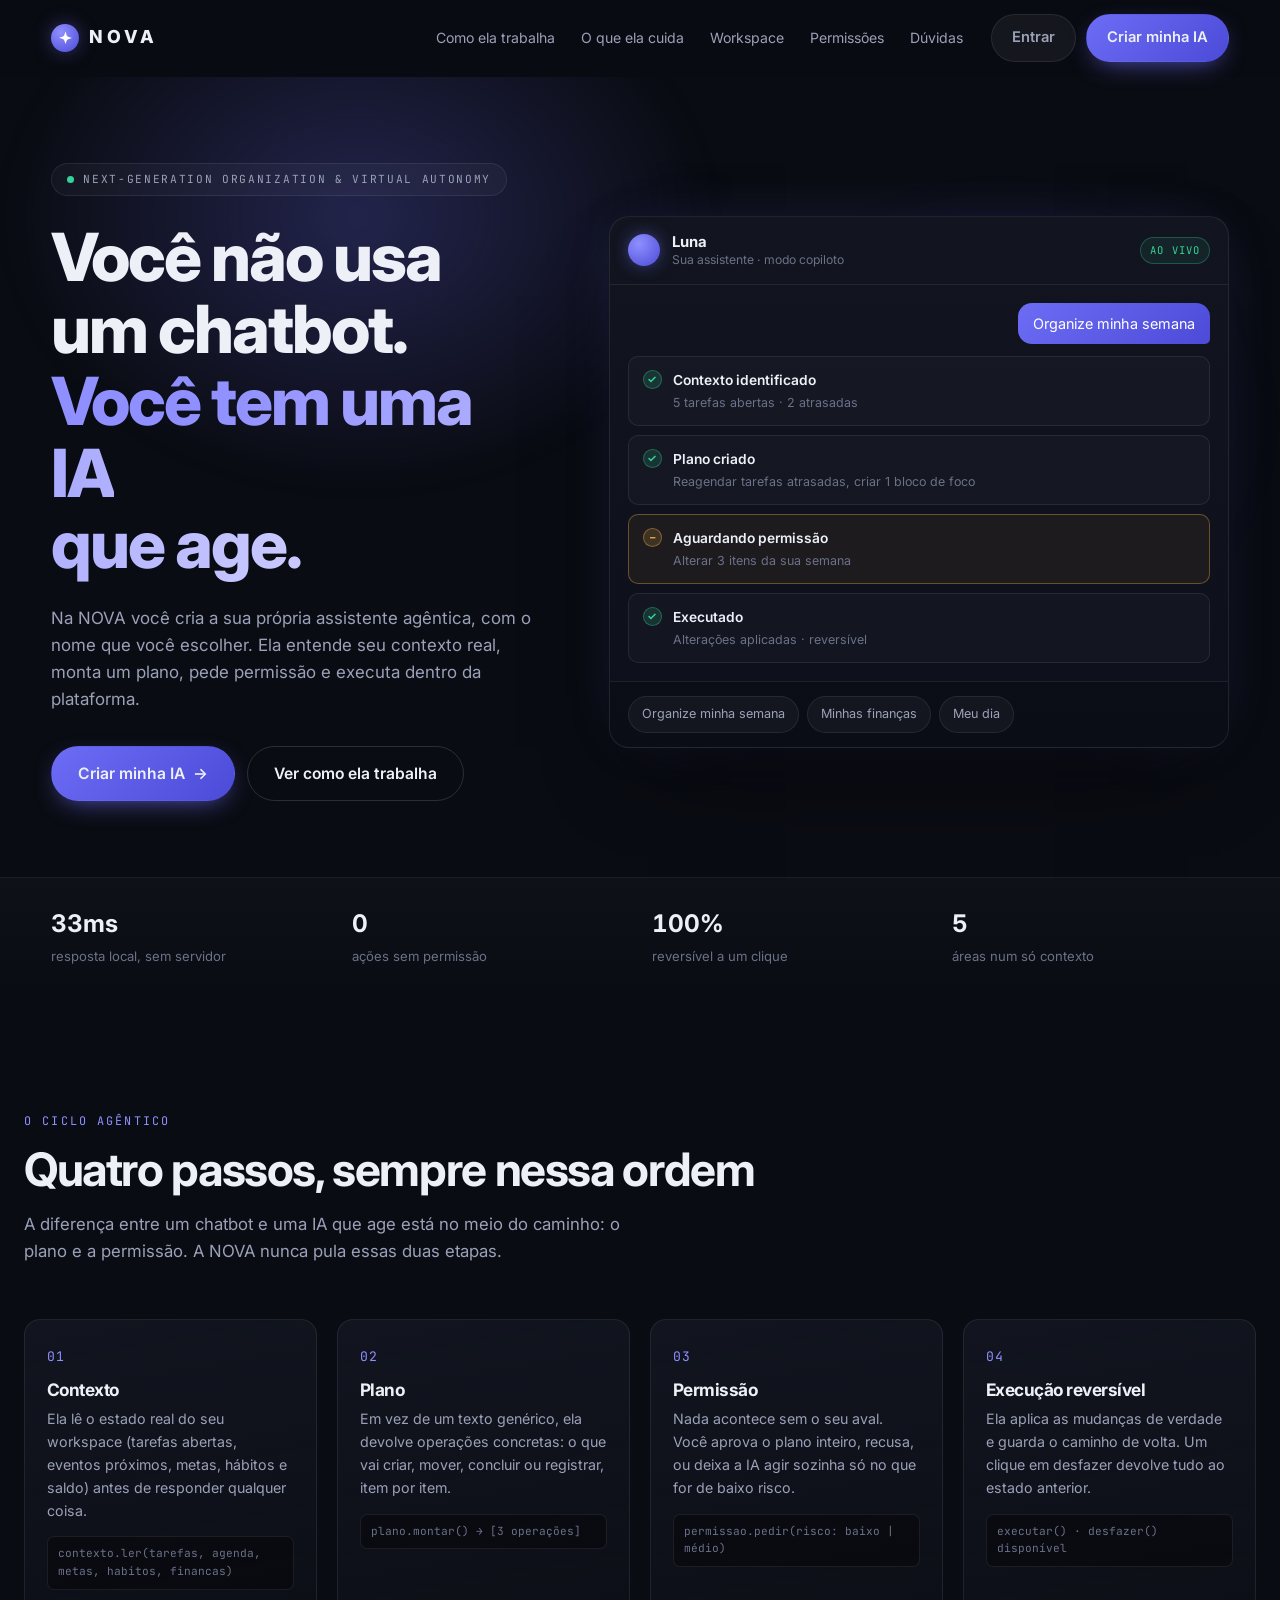
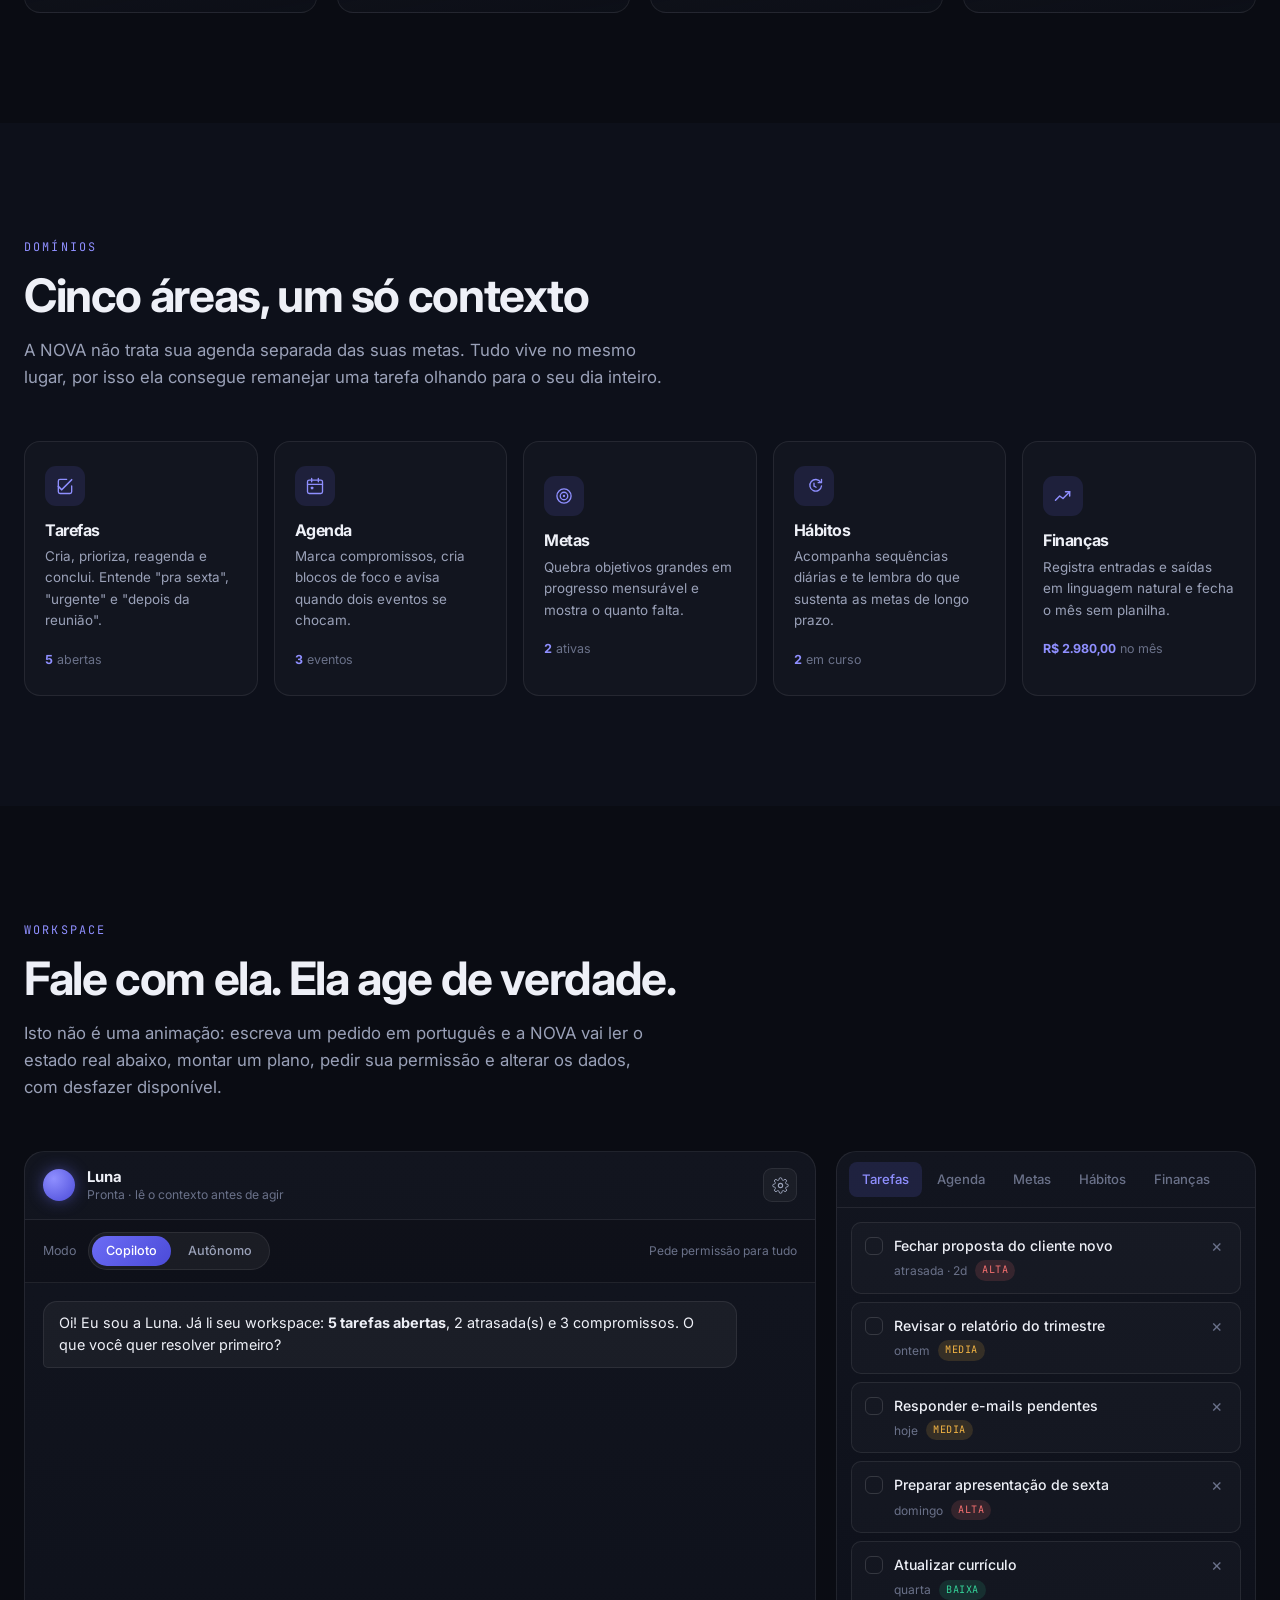
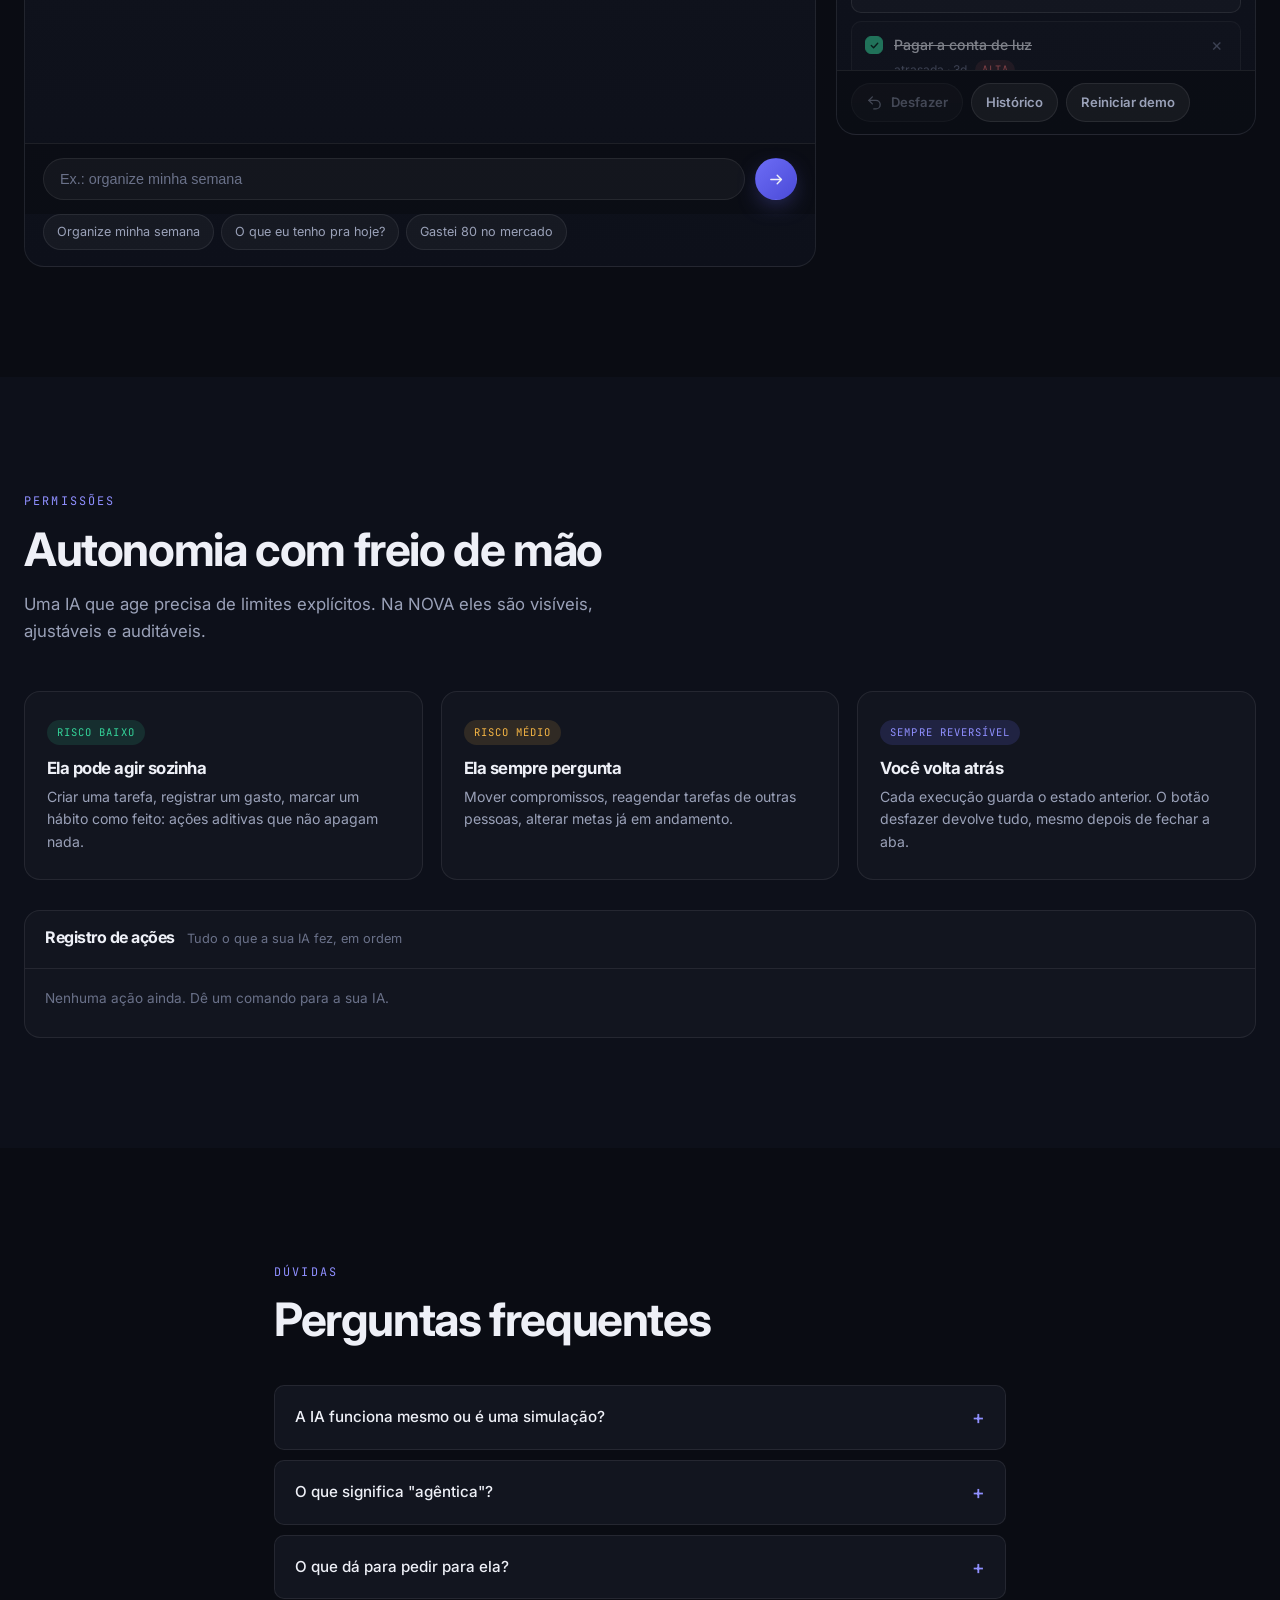
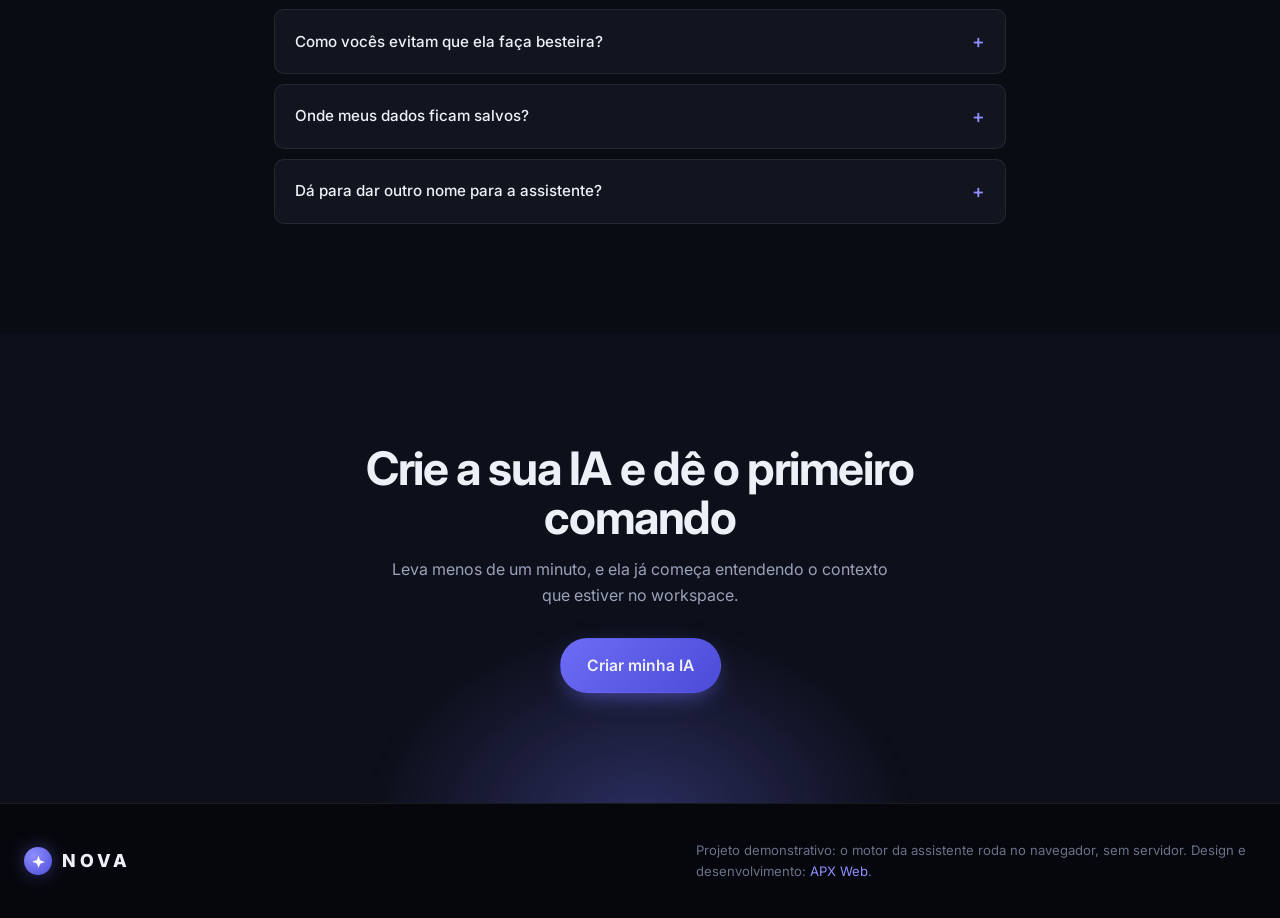
<file: portfolio-projects/nova/index.html>
<!DOCTYPE html>
<html lang="pt-BR">
<head>
<meta charset="UTF-8">
<meta name="viewport" content="width=device-width, initial-scale=1.0">
<title>NOVA | Você não usa um chatbot. Você tem uma IA que age.</title>
<meta name="description" content="NOVA é a plataforma onde você cria a sua própria assistente agêntica: ela entende seu contexto, monta um plano, pede permissão e executa, de forma reversível.">
<meta property="og:type" content="website">
<meta property="og:title" content="NOVA | Você não usa um chatbot. Você tem uma IA que age.">
<meta property="og:description" content="Crie a sua assistente agêntica: entende o contexto, monta o plano, pede permissão e executa de forma reversível.">
<link rel="icon" href="assets/img/favicon.svg" type="image/svg+xml">
<link rel="preconnect" href="https://fonts.googleapis.com">
<link rel="preconnect" href="https://fonts.gstatic.com" crossorigin>
<link href="https://fonts.googleapis.com/css2?family=Inter:wght@400;500;600;700;800&family=JetBrains+Mono:wght@400;500&display=swap" rel="stylesheet">
<link rel="stylesheet" href="styles.css">
</head>
<body>

<a class="skip-link" href="#workspace">Ir para o workspace</a>

<header class="site-header" id="site-header">
  <nav class="nav">
    <a href="#" class="brand" aria-label="Página inicial da NOVA">
      <span class="brand-mark" aria-hidden="true">
        <svg viewBox="0 0 24 24" fill="none">
          <path d="M12 2.5l1.9 5.8a4 4 0 0 0 2.5 2.5l5.8 1.9-5.8 1.9a4 4 0 0 0-2.5 2.5L12 22.5l-1.9-5.8a4 4 0 0 0-2.5-2.5L1.8 12.3l5.8-1.9a4 4 0 0 0 2.5-2.5L12 2.5z" fill="currentColor"/>
        </svg>
      </span>
      <span class="brand-text">NOVA</span>
    </a>

    <ul class="nav-links" id="nav-links">
      <li><a href="#como">Como ela trabalha</a></li>
      <li><a href="#dominios">O que ela cuida</a></li>
      <li><a href="#workspace">Workspace</a></li>
      <li><a href="#confianca">Permissões</a></li>
      <li><a href="#duvidas">Dúvidas</a></li>
    </ul>

    <div class="nav-actions">
      <button class="btn btn-quiet" type="button" id="cta-entrar">Entrar</button>
      <button class="btn btn-primary" type="button" id="cta-criar">Criar minha IA</button>
    </div>

    <button class="nav-toggle" id="nav-toggle" aria-label="Abrir menu" aria-expanded="false" aria-controls="nav-links">
      <span></span><span></span><span></span>
    </button>
  </nav>
</header>

<main>

  <!-- HERO -->
  <section class="hero">
    <div class="hero-glow" aria-hidden="true"></div>

    <div class="hero-inner">
      <div class="hero-copy">
        <span class="eyebrow" data-reveal>
          <span class="eyebrow-dot" aria-hidden="true"></span>
          Next-generation Organization &amp; Virtual Autonomy
        </span>

        <h1 data-reveal data-delay="1">
          Você não usa<br>um chatbot.<br>
          <span class="accent-text">Você tem uma IA<br>que age.</span>
        </h1>

        <p class="hero-sub" data-reveal data-delay="2">
          Na NOVA você cria a sua própria assistente agêntica, com o nome que você escolher.
          Ela entende seu contexto real, monta um plano, pede permissão e executa dentro da plataforma.
        </p>

        <div class="hero-actions" data-reveal data-delay="3">
          <button class="btn btn-primary btn-lg" type="button" id="hero-criar">
            Criar minha IA <span aria-hidden="true">→</span>
          </button>
          <button class="btn btn-ghost btn-lg" type="button" data-scroll="#como">Ver como ela trabalha</button>
        </div>

      </div>

      <!-- Painel agêntico ao vivo -->
      <div class="hero-panel" data-reveal data-delay="2">
        <div class="panel-head">
          <span class="panel-avatar" id="demo-avatar" aria-hidden="true"></span>
          <div class="panel-id">
            <strong id="demo-name">Luna</strong>
            <span id="demo-role">Assistente de você · modo copiloto</span>
          </div>
          <span class="panel-badge">Ao vivo</span>
        </div>

        <div class="panel-body" id="demo-body">
          <div class="bubble bubble-user" id="demo-request">Organize minha semana.</div>
          <div class="trace" id="demo-trace"></div>
        </div>

        <div class="panel-foot">
          <button class="chip-btn" type="button" data-demo="Organize minha semana">Organize minha semana</button>
          <button class="chip-btn" type="button" data-demo="Como estão minhas finanças?">Minhas finanças</button>
          <button class="chip-btn" type="button" data-demo="O que eu tenho pra hoje?">Meu dia</button>
        </div>
      </div>
    </div>

    <div class="hero-strip">
      <ul class="hero-proof">
        <li><strong id="proof-latency">···</strong><span>resposta local, sem servidor</span></li>
        <li><strong>0</strong><span>ações sem permissão</span></li>
        <li><strong>100%</strong><span>reversível a um clique</span></li>
        <li><strong>5</strong><span>áreas num só contexto</span></li>
      </ul>
    </div>
  </section>

  <!-- COMO ELA TRABALHA -->
  <section class="section" id="como">
    <div class="container">
      <span class="section-eyebrow" data-reveal>O ciclo agêntico</span>
      <h2 data-reveal>Quatro passos, sempre nessa ordem</h2>
      <p class="lead" data-reveal>
        A diferença entre um chatbot e uma IA que age está no meio do caminho: o plano e a permissão.
        A NOVA nunca pula essas duas etapas.
      </p>

      <ol class="steps">
        <li class="step" data-reveal>
          <span class="step-num">01</span>
          <h3>Contexto</h3>
          <p>Ela lê o estado real do seu workspace (tarefas abertas, eventos próximos, metas, hábitos e saldo) antes de responder qualquer coisa.</p>
          <code class="step-code">contexto.ler(tarefas, agenda, metas, habitos, financas)</code>
        </li>
        <li class="step" data-reveal data-delay="1">
          <span class="step-num">02</span>
          <h3>Plano</h3>
          <p>Em vez de um texto genérico, ela devolve operações concretas: o que vai criar, mover, concluir ou registrar, item por item.</p>
          <code class="step-code">plano.montar() → [3 operações]</code>
        </li>
        <li class="step" data-reveal data-delay="2">
          <span class="step-num">03</span>
          <h3>Permissão</h3>
          <p>Nada acontece sem o seu aval. Você aprova o plano inteiro, recusa, ou deixa a IA agir sozinha só no que for de baixo risco.</p>
          <code class="step-code">permissao.pedir(risco: baixo | médio)</code>
        </li>
        <li class="step" data-reveal data-delay="3">
          <span class="step-num">04</span>
          <h3>Execução reversível</h3>
          <p>Ela aplica as mudanças de verdade e guarda o caminho de volta. Um clique em desfazer devolve tudo ao estado anterior.</p>
          <code class="step-code">executar() · desfazer() disponível</code>
        </li>
      </ol>
    </div>
  </section>

  <!-- DOMÍNIOS -->
  <section class="section section-alt" id="dominios">
    <div class="container">
      <span class="section-eyebrow" data-reveal>Domínios</span>
      <h2 data-reveal>Cinco áreas, um só contexto</h2>
      <p class="lead" data-reveal>
        A NOVA não trata sua agenda separada das suas metas. Tudo vive no mesmo lugar, por isso ela consegue
        remanejar uma tarefa olhando para o seu dia inteiro.
      </p>

      <div class="domain-grid">
        <button class="domain-card" type="button" data-domain="tarefas" data-reveal>
          <span class="domain-icon" aria-hidden="true">
            <svg viewBox="0 0 24 24" fill="none"><path d="M4 12.5l4 4 12-12" stroke="currentColor" stroke-width="2" stroke-linecap="round" stroke-linejoin="round"/><path d="M20 12v7a2 2 0 0 1-2 2H6a2 2 0 0 1-2-2V6a2 2 0 0 1 2-2h8" stroke="currentColor" stroke-width="1.6" stroke-linecap="round"/></svg>
          </span>
          <h3>Tarefas</h3>
          <p>Cria, prioriza, reagenda e conclui. Entende "pra sexta", "urgente" e "depois da reunião".</p>
          <span class="domain-count"><strong data-count="tarefas">0</strong> abertas</span>
        </button>

        <button class="domain-card" type="button" data-domain="agenda" data-reveal data-delay="1">
          <span class="domain-icon" aria-hidden="true">
            <svg viewBox="0 0 24 24" fill="none"><rect x="3" y="5" width="18" height="16" rx="2" stroke="currentColor" stroke-width="1.6"/><path d="M3 10h18M8 3v4M16 3v4" stroke="currentColor" stroke-width="1.6" stroke-linecap="round"/><rect x="7" y="13" width="3" height="3" rx="0.6" fill="currentColor"/></svg>
          </span>
          <h3>Agenda</h3>
          <p>Marca compromissos, cria blocos de foco e avisa quando dois eventos se chocam.</p>
          <span class="domain-count"><strong data-count="agenda">0</strong> eventos</span>
        </button>

        <button class="domain-card" type="button" data-domain="metas" data-reveal data-delay="2">
          <span class="domain-icon" aria-hidden="true">
            <svg viewBox="0 0 24 24" fill="none"><circle cx="12" cy="12" r="8.5" stroke="currentColor" stroke-width="1.6"/><circle cx="12" cy="12" r="4.5" stroke="currentColor" stroke-width="1.6"/><circle cx="12" cy="12" r="1.4" fill="currentColor"/></svg>
          </span>
          <h3>Metas</h3>
          <p>Quebra objetivos grandes em progresso mensurável e mostra o quanto falta.</p>
          <span class="domain-count"><strong data-count="metas">0</strong> ativas</span>
        </button>

        <button class="domain-card" type="button" data-domain="habitos" data-reveal data-delay="3">
          <span class="domain-icon" aria-hidden="true">
            <svg viewBox="0 0 24 24" fill="none"><path d="M20 7.5A7 7 0 1 0 21 12" stroke="currentColor" stroke-width="1.6" stroke-linecap="round"/><path d="M21 4v4h-4" stroke="currentColor" stroke-width="1.6" stroke-linecap="round" stroke-linejoin="round"/><path d="M12 8.5V12l2.5 1.5" stroke="currentColor" stroke-width="1.6" stroke-linecap="round"/></svg>
          </span>
          <h3>Hábitos</h3>
          <p>Acompanha sequências diárias e te lembra do que sustenta as metas de longo prazo.</p>
          <span class="domain-count"><strong data-count="habitos">0</strong> em curso</span>
        </button>

        <button class="domain-card" type="button" data-domain="financas" data-reveal data-delay="4">
          <span class="domain-icon" aria-hidden="true">
            <svg viewBox="0 0 24 24" fill="none"><path d="M3 17l5-5 4 3 8-8" stroke="currentColor" stroke-width="1.8" stroke-linecap="round" stroke-linejoin="round"/><path d="M15 7h5v5" stroke="currentColor" stroke-width="1.8" stroke-linecap="round" stroke-linejoin="round"/></svg>
          </span>
          <h3>Finanças</h3>
          <p>Registra entradas e saídas em linguagem natural e fecha o mês sem planilha.</p>
          <span class="domain-count"><strong data-count="financas">R$ 0</strong> no mês</span>
        </button>
      </div>
    </div>
  </section>

  <!-- WORKSPACE -->
  <section class="section" id="workspace">
    <div class="container">
      <span class="section-eyebrow" data-reveal>Workspace</span>
      <h2 data-reveal>Fale com ela. Ela age de verdade.</h2>
      <p class="lead" data-reveal>
        Isto não é uma animação: escreva um pedido em português e a NOVA vai ler o estado real abaixo,
        montar um plano, pedir sua permissão e alterar os dados, com desfazer disponível.
      </p>

      <div class="workspace" data-reveal>
        <!-- Coluna do agente -->
        <div class="agent">
          <div class="agent-head">
            <span class="agent-avatar" id="agent-avatar" aria-hidden="true"></span>
            <div class="agent-id">
              <strong id="agent-name">Luna</strong>
              <span id="agent-status">Pronta · lê o contexto antes de agir</span>
            </div>
            <button class="icon-btn" type="button" id="btn-config" aria-label="Configurar assistente" title="Configurar assistente">
              <svg viewBox="0 0 24 24" fill="none" aria-hidden="true"><circle cx="12" cy="12" r="3" stroke="currentColor" stroke-width="1.6"/><path d="M19.4 15a1.6 1.6 0 0 0 .3 1.8l.1.1a2 2 0 1 1-2.8 2.8l-.1-.1a1.6 1.6 0 0 0-1.8-.3 1.6 1.6 0 0 0-1 1.5V21a2 2 0 1 1-4 0v-.1A1.6 1.6 0 0 0 9 19.4a1.6 1.6 0 0 0-1.8.3l-.1.1a2 2 0 1 1-2.8-2.8l.1-.1a1.6 1.6 0 0 0 .3-1.8 1.6 1.6 0 0 0-1.5-1H3a2 2 0 1 1 0-4h.1A1.6 1.6 0 0 0 4.6 9a1.6 1.6 0 0 0-.3-1.8l-.1-.1a2 2 0 1 1 2.8-2.8l.1.1a1.6 1.6 0 0 0 1.8.3H9a1.6 1.6 0 0 0 1-1.5V3a2 2 0 1 1 4 0v.1a1.6 1.6 0 0 0 1 1.5 1.6 1.6 0 0 0 1.8-.3l.1-.1a2 2 0 1 1 2.8 2.8l-.1.1a1.6 1.6 0 0 0-.3 1.8V9a1.6 1.6 0 0 0 1.5 1H21a2 2 0 1 1 0 4h-.1a1.6 1.6 0 0 0-1.5 1z" stroke="currentColor" stroke-width="1.4"/></svg>
            </button>
          </div>

          <div class="mode-row">
            <span class="mode-label">Modo</span>
            <div class="mode-switch" role="radiogroup" aria-label="Modo de autonomia">
              <button type="button" role="radio" aria-checked="true" class="mode-opt is-on" data-mode="copiloto">Copiloto</button>
              <button type="button" role="radio" aria-checked="false" class="mode-opt" data-mode="autonomo">Autônomo</button>
            </div>
            <span class="mode-hint" id="mode-hint">Pede permissão para tudo</span>
          </div>

          <div class="chat" id="chat" aria-live="polite"></div>

          <form class="composer" id="composer" autocomplete="off">
            <input type="text" id="input" placeholder="Ex.: organize minha semana" aria-label="Escreva um pedido para a sua IA">
            <button class="btn btn-primary" type="submit" id="send-btn" aria-label="Enviar pedido">
              <svg viewBox="0 0 24 24" fill="none" aria-hidden="true"><path d="M4 12h14M13 6l6 6-6 6" stroke="currentColor" stroke-width="2" stroke-linecap="round" stroke-linejoin="round"/></svg>
            </button>
          </form>

          <div class="suggestions" id="suggestions"></div>
        </div>

        <!-- Coluna do estado -->
        <aside class="state">
          <div class="state-tabs" role="tablist" aria-label="Áreas do workspace">
            <button role="tab" aria-selected="true" class="state-tab is-on" data-tab="tarefas">Tarefas</button>
            <button role="tab" aria-selected="false" class="state-tab" data-tab="agenda">Agenda</button>
            <button role="tab" aria-selected="false" class="state-tab" data-tab="metas">Metas</button>
            <button role="tab" aria-selected="false" class="state-tab" data-tab="habitos">Hábitos</button>
            <button role="tab" aria-selected="false" class="state-tab" data-tab="financas">Finanças</button>
          </div>

          <div class="state-body">
            <div class="state-panel is-on" data-panel="tarefas"><ul class="list" id="list-tarefas"></ul></div>
            <div class="state-panel" data-panel="agenda"><ul class="list" id="list-agenda"></ul></div>
            <div class="state-panel" data-panel="metas"><ul class="list" id="list-metas"></ul></div>
            <div class="state-panel" data-panel="habitos"><ul class="list" id="list-habitos"></ul></div>
            <div class="state-panel" data-panel="financas">
              <div class="fin-summary" id="fin-summary"></div>
              <ul class="list" id="list-financas"></ul>
            </div>
          </div>

          <div class="state-foot">
            <button class="btn btn-quiet btn-sm" type="button" id="btn-undo" disabled>
              <svg viewBox="0 0 24 24" fill="none" aria-hidden="true"><path d="M9 14L4 9l5-5" stroke="currentColor" stroke-width="1.8" stroke-linecap="round" stroke-linejoin="round"/><path d="M4 9h10a6 6 0 0 1 0 12h-3" stroke="currentColor" stroke-width="1.8" stroke-linecap="round"/></svg>
              Desfazer
            </button>
            <button class="btn btn-quiet btn-sm" type="button" id="btn-log">Histórico</button>
            <button class="btn btn-quiet btn-sm" type="button" id="btn-reset">Reiniciar demo</button>
          </div>
        </aside>
      </div>
    </div>
  </section>

  <!-- CONFIANÇA -->
  <section class="section section-alt" id="confianca">
    <div class="container">
      <span class="section-eyebrow" data-reveal>Permissões</span>
      <h2 data-reveal>Autonomia com freio de mão</h2>
      <p class="lead" data-reveal>
        Uma IA que age precisa de limites explícitos. Na NOVA eles são visíveis, ajustáveis e auditáveis.
      </p>

      <div class="trust-grid">
        <article class="trust-card" data-reveal>
          <span class="trust-tag trust-low">Risco baixo</span>
          <h3>Ela pode agir sozinha</h3>
          <p>Criar uma tarefa, registrar um gasto, marcar um hábito como feito: ações aditivas que não apagam nada.</p>
        </article>
        <article class="trust-card" data-reveal data-delay="1">
          <span class="trust-tag trust-mid">Risco médio</span>
          <h3>Ela sempre pergunta</h3>
          <p>Mover compromissos, reagendar tarefas de outras pessoas, alterar metas já em andamento.</p>
        </article>
        <article class="trust-card" data-reveal data-delay="2">
          <span class="trust-tag trust-high">Sempre reversível</span>
          <h3>Você volta atrás</h3>
          <p>Cada execução guarda o estado anterior. O botão desfazer devolve tudo, mesmo depois de fechar a aba.</p>
        </article>
      </div>

      <div class="audit" data-reveal>
        <div class="audit-head">
          <h3>Registro de ações</h3>
          <span class="audit-note">Tudo o que a sua IA fez, em ordem</span>
        </div>
        <ul class="audit-list" id="audit-list"></ul>
      </div>
    </div>
  </section>

  <!-- FAQ -->
  <section class="section" id="duvidas">
    <div class="container narrow">
      <span class="section-eyebrow" data-reveal>Dúvidas</span>
      <h2 data-reveal>Perguntas frequentes</h2>

      <div class="faq" data-reveal>
        <details>
          <summary>A IA funciona mesmo ou é uma simulação?</summary>
          <p>Neste projeto demonstrativo, o motor roda inteiramente no seu navegador: ele interpreta o texto em português, lê o estado real do workspace e altera os dados de verdade. Não há servidor nem modelo de linguagem externo, por isso a resposta é instantânea e nada sai do seu aparelho.</p>
        </details>
        <details>
          <summary>O que significa "agêntica"?</summary>
          <p>Um chatbot responde. Uma IA agêntica decide e executa: ela transforma o seu pedido em um plano de operações concretas e aplica essas operações no sistema, em vez de só te explicar o que fazer.</p>
        </details>
        <details>
          <summary>O que dá para pedir para ela?</summary>
          <p>Criar tarefas, compromissos, objetivos, hábitos e lançamentos financeiros. Concluir, adiar, remarcar, mudar prioridade, lançar progresso e remover, um item de cada vez ou tudo de uma vez ("tira tudo que eu tenho pra fazer", "adia as atrasadas pra semana que vem"). E também perguntar: "o que eu tenho na sexta?", "quantas tarefas eu tenho?", "quanto gastei com mercado?". Se ela não entender, ela pergunta em vez de chutar.</p>
        </details>
        <details>
          <summary>Como vocês evitam que ela faça besteira?</summary>
          <p>Três camadas: classificação de risco por operação, pedido de permissão explícito antes de executar (sempre, no modo copiloto) e reversibilidade total: cada execução guarda como desfazê-la.</p>
        </details>
        <details>
          <summary>Onde meus dados ficam salvos?</summary>
          <p>No armazenamento local do próprio navegador. Trocando de aparelho ou limpando os dados do site, o workspace volta ao estado inicial da demonstração.</p>
        </details>
        <details>
          <summary>Dá para dar outro nome para a assistente?</summary>
          <p>Sim, é a ideia central da NOVA. No botão de configuração do workspace você define o nome e o modo de autonomia dela, e a escolha fica salva.</p>
        </details>
      </div>
    </div>
  </section>

  <!-- CTA -->
  <section class="cta">
    <div class="cta-glow" aria-hidden="true"></div>
    <div class="container cta-inner">
      <h2 data-reveal>Crie a sua IA e dê o primeiro comando</h2>
      <p data-reveal>Leva menos de um minuto, e ela já começa entendendo o contexto que estiver no workspace.</p>
      <div class="hero-actions" data-reveal>
        <button class="btn btn-primary btn-lg" type="button" id="cta-final">Criar minha IA <span aria-hidden="true">→</span></button>
      </div>
    </div>
  </section>

</main>

<footer class="site-footer">
  <div class="container footer-inner">
    <div class="footer-brand">
      <span class="brand-mark" aria-hidden="true">
        <svg viewBox="0 0 24 24" fill="none"><path d="M12 2.5l1.9 5.8a4 4 0 0 0 2.5 2.5l5.8 1.9-5.8 1.9a4 4 0 0 0-2.5 2.5L12 22.5l-1.9-5.8a4 4 0 0 0-2.5-2.5L1.8 12.3l5.8-1.9a4 4 0 0 0 2.5-2.5L12 2.5z" fill="currentColor"/>
      </svg>
      </span>
      <span class="brand-text">NOVA</span>
    </div>
    <p class="footer-note">
      Projeto demonstrativo: o motor da assistente roda no navegador, sem servidor.
      Design e desenvolvimento: <a href="https://apxweb.github.io/apex-web/" target="_blank" rel="noopener">APX Web</a>.
    </p>
  </div>
</footer>

<!-- ===== APP (abre depois do cadastro/login) ===== -->
<div class="app" id="app" hidden>
  <aside class="app-side" id="app-side">
    <div class="app-brand">
      <span class="brand-mark" aria-hidden="true">
        <svg viewBox="0 0 24 24" fill="none"><path d="M12 2.5l1.9 5.8a4 4 0 0 0 2.5 2.5l5.8 1.9-5.8 1.9a4 4 0 0 0-2.5 2.5L12 22.5l-1.9-5.8a4 4 0 0 0-2.5-2.5L1.8 12.3l5.8-1.9a4 4 0 0 0 2.5-2.5L12 2.5z" fill="currentColor"/></svg>
      </span>
      <span class="brand-text">NOVA</span>
      <button class="icon-btn app-side-close" type="button" id="app-side-close" aria-label="Fechar menu">×</button>
    </div>

    <nav class="app-nav" aria-label="Áreas do app">
      <button class="app-nav-item is-on" type="button" data-view="visao">
        <svg viewBox="0 0 24 24" fill="none" aria-hidden="true"><rect x="3" y="3" width="8" height="8" rx="2" stroke="currentColor" stroke-width="1.7"/><rect x="13" y="3" width="8" height="5" rx="2" stroke="currentColor" stroke-width="1.7"/><rect x="13" y="10" width="8" height="11" rx="2" stroke="currentColor" stroke-width="1.7"/><rect x="3" y="13" width="8" height="8" rx="2" stroke="currentColor" stroke-width="1.7"/></svg>
        Visão geral
      </button>
      <button class="app-nav-item" type="button" data-view="agenda">
        <svg viewBox="0 0 24 24" fill="none" aria-hidden="true"><rect x="3" y="5" width="18" height="16" rx="2" stroke="currentColor" stroke-width="1.7"/><path d="M3 10h18M8 3v4M16 3v4" stroke="currentColor" stroke-width="1.7" stroke-linecap="round"/></svg>
        Agenda
        <span class="app-nav-count" data-nav-count="agenda"></span>
      </button>
      <button class="app-nav-item" type="button" data-view="tarefas">
        <svg viewBox="0 0 24 24" fill="none" aria-hidden="true"><path d="M4 12.5l3.5 3.5L20 4" stroke="currentColor" stroke-width="1.9" stroke-linecap="round" stroke-linejoin="round"/><path d="M20 12v7a2 2 0 0 1-2 2H6a2 2 0 0 1-2-2V6a2 2 0 0 1 2-2h8" stroke="currentColor" stroke-width="1.7" stroke-linecap="round"/></svg>
        Tarefas
        <span class="app-nav-count" data-nav-count="tarefas"></span>
      </button>
      <button class="app-nav-item" type="button" data-view="metas">
        <svg viewBox="0 0 24 24" fill="none" aria-hidden="true"><circle cx="12" cy="12" r="8.5" stroke="currentColor" stroke-width="1.7"/><circle cx="12" cy="12" r="4.5" stroke="currentColor" stroke-width="1.7"/><circle cx="12" cy="12" r="1.5" fill="currentColor"/></svg>
        Objetivos
      </button>
      <button class="app-nav-item" type="button" data-view="habitos">
        <svg viewBox="0 0 24 24" fill="none" aria-hidden="true"><path d="M20 7.5A7 7 0 1 0 21 12" stroke="currentColor" stroke-width="1.7" stroke-linecap="round"/><path d="M21 4v4h-4" stroke="currentColor" stroke-width="1.7" stroke-linecap="round" stroke-linejoin="round"/></svg>
        Hábitos
      </button>
      <button class="app-nav-item" type="button" data-view="financas">
        <svg viewBox="0 0 24 24" fill="none" aria-hidden="true"><path d="M3 17l5-5 4 3 8-8" stroke="currentColor" stroke-width="1.9" stroke-linecap="round" stroke-linejoin="round"/><path d="M15 7h5v5" stroke="currentColor" stroke-width="1.9" stroke-linecap="round" stroke-linejoin="round"/></svg>
        Finanças
      </button>
      <button class="app-nav-item" type="button" data-view="chat">
        <svg viewBox="0 0 24 24" fill="none" aria-hidden="true"><path d="M21 12a8 8 0 0 1-11.6 7.1L4 20.5l1.4-5.4A8 8 0 1 1 21 12z" stroke="currentColor" stroke-width="1.7" stroke-linejoin="round"/></svg>
        <span>Chat com a <span id="nav-ia-nome">Luna</span></span>
      </button>
      <button class="app-nav-item" type="button" data-view="historico">
        <svg viewBox="0 0 24 24" fill="none" aria-hidden="true"><path d="M3.5 12a8.5 8.5 0 1 0 2.6-6.1" stroke="currentColor" stroke-width="1.7" stroke-linecap="round"/><path d="M3 4v4h4" stroke="currentColor" stroke-width="1.7" stroke-linecap="round" stroke-linejoin="round"/><path d="M12 8v4.5l3 1.8" stroke="currentColor" stroke-width="1.7" stroke-linecap="round"/></svg>
        Histórico
      </button>
    </nav>

    <div class="app-user">
      <span class="app-user-avatar" id="app-user-avatar" aria-hidden="true"></span>
      <div class="app-user-id">
        <strong id="app-user-nome">Você</strong>
        <span id="app-user-email">conta local</span>
      </div>
      <button class="icon-btn" type="button" id="app-sair" aria-label="Sair da conta" title="Sair">
        <svg viewBox="0 0 24 24" fill="none" aria-hidden="true"><path d="M15 17l5-5-5-5" stroke="currentColor" stroke-width="1.8" stroke-linecap="round" stroke-linejoin="round"/><path d="M20 12H9M12 4H6a2 2 0 0 0-2 2v12a2 2 0 0 0 2 2h6" stroke="currentColor" stroke-width="1.8" stroke-linecap="round"/></svg>
      </button>
    </div>
  </aside>

  <div class="app-main">
    <header class="app-top">
      <button class="icon-btn app-menu-btn" type="button" id="app-menu" aria-label="Abrir menu">
        <svg viewBox="0 0 24 24" fill="none" aria-hidden="true"><path d="M4 7h16M4 12h16M4 17h16" stroke="currentColor" stroke-width="1.8" stroke-linecap="round"/></svg>
      </button>
      <div class="app-top-id">
        <h2 id="app-title">Visão geral</h2>
        <span id="app-subtitle">Seu contexto de hoje</span>
      </div>
      <div class="app-top-actions">
        <div class="mode-switch" role="radiogroup" aria-label="Modo de autonomia">
          <button type="button" role="radio" aria-checked="true" class="mode-opt is-on" data-mode="copiloto">Copiloto</button>
          <button type="button" role="radio" aria-checked="false" class="mode-opt" data-mode="autonomo">Autônomo</button>
        </div>
        <button class="btn btn-quiet btn-sm" type="button" id="app-undo" disabled>Desfazer</button>
        <button class="btn btn-quiet btn-sm" type="button" id="app-voltar">Ver o site</button>
      </div>
    </header>

    <div class="app-body">
      <!-- VISÃO GERAL -->
      <section class="app-view is-on" data-view="visao">
        <div class="kpi-row" id="kpi-row"></div>

        <div class="app-cols">
          <div class="app-col">
            <div class="panel-card">
              <div class="panel-card-head">
                <h3>Seu dia</h3>
                <span id="visao-data"></span>
              </div>
              <div id="visao-dia"></div>
            </div>

            <div class="panel-card">
              <div class="panel-card-head">
                <h3>Peça algo para a <span class="ia-nome">Luna</span></h3>
                <span>ela lê o contexto antes de agir</span>
              </div>
              <form class="composer" id="visao-composer" autocomplete="off">
                <input type="text" id="visao-input" placeholder="Ex.: organize minha semana" aria-label="Pedido rápido">
                <button class="btn btn-primary" type="submit" aria-label="Enviar">
                  <svg viewBox="0 0 24 24" fill="none" aria-hidden="true"><path d="M4 12h14M13 6l6 6-6 6" stroke="currentColor" stroke-width="2" stroke-linecap="round" stroke-linejoin="round"/></svg>
                </button>
              </form>
              <div class="suggestions" id="visao-sugestoes"></div>
            </div>
          </div>

          <div class="app-col">
            <div class="panel-card">
              <div class="panel-card-head"><h3>Objetivos</h3><span>progresso atual</span></div>
              <div id="visao-metas"></div>
            </div>
            <div class="panel-card">
              <div class="panel-card-head"><h3>Últimas ações da IA</h3><span>auditável</span></div>
              <ul class="audit-list" id="visao-log"></ul>
            </div>
          </div>
        </div>
      </section>

      <!-- AGENDA -->
      <section class="app-view" data-view="agenda">
        <div class="view-acoes">
          <button class="btn btn-primary btn-sm" type="button" data-novo="agenda">+ Novo compromisso</button>
          <button class="btn btn-quiet btn-sm" type="button" data-novo="tarefas">+ Nova tarefa</button>
        </div>
        <div class="filtros">
          <div class="filtro-grupo" role="group" aria-label="Filtrar por área">
            <span class="filtro-label">Áreas</span>
            <button class="filtro-chip is-on" type="button" data-area="tudo">Tudo</button>
            <button class="filtro-chip" type="button" data-area="evento">Compromissos</button>
            <button class="filtro-chip" type="button" data-area="tarefa">Tarefas</button>
            <button class="filtro-chip" type="button" data-area="foco">Foco</button>
            <button class="filtro-chip" type="button" data-area="habito">Hábitos</button>
          </div>
          <div class="filtro-grupo" role="group" aria-label="Filtrar por período">
            <span class="filtro-label">Período</span>
            <button class="filtro-chip" type="button" data-periodo="1">Hoje</button>
            <button class="filtro-chip is-on" type="button" data-periodo="7">7 dias</button>
            <button class="filtro-chip" type="button" data-periodo="30">30 dias</button>
            <button class="filtro-chip" type="button" data-periodo="0">Tudo</button>
          </div>
          <span class="filtro-resultado" id="agenda-contagem"></span>
        </div>
        <div id="agenda-lista"></div>
      </section>

      <!-- TAREFAS -->
      <section class="app-view" data-view="tarefas">
        <div class="view-acoes">
          <button class="btn btn-primary btn-sm" type="button" data-novo="tarefas">+ Nova tarefa</button>
        </div>
        <div class="filtros">
          <div class="filtro-grupo" role="group" aria-label="Filtrar tarefas">
            <span class="filtro-label">Mostrar</span>
            <button class="filtro-chip is-on" type="button" data-tarefa="abertas">Abertas</button>
            <button class="filtro-chip" type="button" data-tarefa="hoje">Hoje</button>
            <button class="filtro-chip" type="button" data-tarefa="atrasadas">Atrasadas</button>
            <button class="filtro-chip" type="button" data-tarefa="alta">Prioridade alta</button>
            <button class="filtro-chip" type="button" data-tarefa="feitas">Concluídas</button>
            <button class="filtro-chip" type="button" data-tarefa="todas">Todas</button>
          </div>
          <span class="filtro-resultado" id="tarefas-contagem"></span>
        </div>
        <ul class="list" id="app-tarefas"></ul>
      </section>

      <!-- OBJETIVOS -->
      <section class="app-view" data-view="metas">
        <div class="view-acoes">
          <button class="btn btn-primary btn-sm" type="button" data-novo="metas">+ Novo objetivo</button>
        </div>
        <div class="app-grid" id="app-metas"></div>
      </section>

      <!-- HÁBITOS -->
      <section class="app-view" data-view="habitos">
        <div class="view-acoes">
          <button class="btn btn-primary btn-sm" type="button" data-novo="habitos">+ Novo hábito</button>
        </div>
        <div class="app-grid" id="app-habitos"></div>
      </section>

      <!-- FINANÇAS -->
      <section class="app-view" data-view="financas">
        <div class="view-acoes">
          <button class="btn btn-primary btn-sm" type="button" data-novo="financas">+ Novo lançamento</button>
        </div>
        <div class="fin-summary" id="app-fin-resumo"></div>
        <div class="filtros">
          <div class="filtro-grupo" role="group" aria-label="Filtrar lançamentos">
            <span class="filtro-label">Lançamentos</span>
            <button class="filtro-chip is-on" type="button" data-fin="tudo">Tudo</button>
            <button class="filtro-chip" type="button" data-fin="entrada">Entradas</button>
            <button class="filtro-chip" type="button" data-fin="saida">Saídas</button>
          </div>
          <span class="filtro-resultado" id="fin-contagem"></span>
        </div>
        <ul class="list" id="app-financas"></ul>
      </section>

      <!-- CHAT -->
      <section class="app-view app-view-chat" data-view="chat">
        <div class="chat-full">
          <div class="chat" id="app-chat" aria-live="polite"></div>
          <form class="composer" id="app-composer" autocomplete="off">
            <input type="text" id="app-input" placeholder="Escreva um pedido em português" aria-label="Pedido para a IA">
            <button class="btn btn-primary" type="submit" aria-label="Enviar">
              <svg viewBox="0 0 24 24" fill="none" aria-hidden="true"><path d="M4 12h14M13 6l6 6-6 6" stroke="currentColor" stroke-width="2" stroke-linecap="round" stroke-linejoin="round"/></svg>
            </button>
          </form>
          <div class="suggestions" id="app-sugestoes"></div>
        </div>
      </section>

      <!-- HISTÓRICO -->
      <section class="app-view" data-view="historico">
        <div class="panel-card">
          <div class="panel-card-head"><h3>Tudo o que a sua IA fez</h3><span>em ordem, do mais recente</span></div>
          <ul class="audit-list" id="app-log"></ul>
        </div>
      </section>
    </div>
  </div>
</div>

<!-- Modal: cadastro -->
<div class="modal" id="modal-signup" hidden>
  <div class="modal-backdrop" data-close></div>
  <div class="modal-card" role="dialog" aria-modal="true" aria-labelledby="signup-title">
    <button class="modal-x" type="button" data-close aria-label="Fechar">×</button>
    <h3 id="signup-title">Crie a sua conta</h3>
    <p class="modal-sub">É aqui que você dá nome e limites para a sua assistente. A conta começa vazia: você monta o workspace do seu jeito.</p>
    <p class="modal-aviso" id="su-aviso" hidden>Já existe uma conta salva neste navegador. Criar outra substitui a anterior.</p>

    <form id="form-signup">
      <label class="field">
        <span>Seu nome</span>
        <input type="text" id="su-nome" maxlength="24" placeholder="Pedro" required>
      </label>
      <label class="field">
        <span>Seu e-mail</span>
        <input type="email" id="su-email" placeholder="voce@email.com" required>
      </label>
      <label class="field">
        <span>Nome da sua IA</span>
        <input type="text" id="su-ia" maxlength="18" placeholder="Luna" required>
      </label>
      <fieldset class="field">
        <span class="field-legend">Autonomia</span>
        <label class="radio">
          <input type="radio" name="su-modo" value="copiloto" checked>
          <span><strong>Copiloto</strong>: pede permissão para tudo</span>
        </label>
        <label class="radio">
          <input type="radio" name="su-modo" value="autonomo">
          <span><strong>Autônomo</strong>: age sozinha no que é de risco baixo</span>
        </label>
      </fieldset>
      <p class="form-erro" id="su-erro" hidden></p>
      <button class="btn btn-primary btn-block" type="submit">Criar conta e entrar</button>
      <p class="modal-fine">Já tem conta? <button type="button" class="linkish" id="ir-login">Entrar</button></p>
    </form>
  </div>
</div>

<!-- Modal: login -->
<div class="modal" id="modal-login" hidden>
  <div class="modal-backdrop" data-close></div>
  <div class="modal-card" role="dialog" aria-modal="true" aria-labelledby="login-title">
    <button class="modal-x" type="button" data-close aria-label="Fechar">×</button>
    <h3 id="login-title">Entrar</h3>
    <p class="modal-sub">Use o e-mail que você cadastrou neste navegador.</p>

    <form id="form-login">
      <label class="field">
        <span>Seu e-mail</span>
        <input type="email" id="li-email" placeholder="voce@email.com" required>
      </label>
      <p class="form-erro" id="li-erro" hidden></p>
      <button class="btn btn-primary btn-block" type="submit">Entrar</button>
      <p class="modal-fine">Ainda não tem conta? <button type="button" class="linkish" id="ir-signup">Criar minha IA</button></p>
    </form>
  </div>
</div>

<!-- Modal: criar/editar item manualmente -->
<div class="modal" id="modal-item" hidden>
  <div class="modal-backdrop" data-close></div>
  <div class="modal-card" role="dialog" aria-modal="true" aria-labelledby="item-title">
    <button class="modal-x" type="button" data-close aria-label="Fechar">&times;</button>
    <h3 id="item-title">Novo item</h3>
    <p class="modal-sub" id="item-sub">Preencha à mão, sem passar pela IA.</p>
    <form id="form-item">
      <div id="campos-item"></div>
      <p class="form-erro" id="item-erro" hidden></p>
      <button class="btn btn-primary btn-block" type="submit" id="item-salvar">Salvar</button>
    </form>
  </div>
</div>

<!-- Modal: configurar IA -->
<div class="modal" id="modal-config" hidden>
  <div class="modal-backdrop" data-close></div>
  <div class="modal-card" role="dialog" aria-modal="true" aria-labelledby="modal-title">
    <button class="modal-x" type="button" data-close aria-label="Fechar">×</button>
    <h3 id="modal-title">Crie a sua assistente</h3>
    <p class="modal-sub">Ela vai te atender por esse nome, e você decide o quanto ela pode agir sozinha.</p>

    <form id="form-config">
      <label class="field">
        <span>Nome da assistente</span>
        <input type="text" id="cfg-name" maxlength="18" placeholder="Luna" required>
      </label>

      <label class="field">
        <span>Como quer ser chamado</span>
        <input type="text" id="cfg-owner" maxlength="18" placeholder="Pedro">
      </label>

      <fieldset class="field">
        <span class="field-legend">Autonomia</span>
        <label class="radio">
          <input type="radio" name="cfg-mode" value="copiloto" checked>
          <span><strong>Copiloto</strong>: pede permissão para tudo</span>
        </label>
        <label class="radio">
          <input type="radio" name="cfg-mode" value="autonomo">
          <span><strong>Autônomo</strong>: age sozinha no que é de risco baixo</span>
        </label>
      </fieldset>

      <button class="btn btn-primary btn-block" type="submit">Salvar e começar</button>
    </form>
  </div>
</div>

<!-- Modal: histórico -->
<div class="modal" id="modal-log" hidden>
  <div class="modal-backdrop" data-close></div>
  <div class="modal-card" role="dialog" aria-modal="true" aria-labelledby="log-title">
    <button class="modal-x" type="button" data-close aria-label="Fechar">×</button>
    <h3 id="log-title">Histórico de execuções</h3>
    <p class="modal-sub">Cada linha é um plano aprovado e aplicado.</p>
    <ul class="audit-list" id="log-list"></ul>
  </div>
</div>

<div class="toast" id="toast" role="status" aria-live="polite" hidden></div>

<script src="script.js"></script>
</body>
</html>
</file>
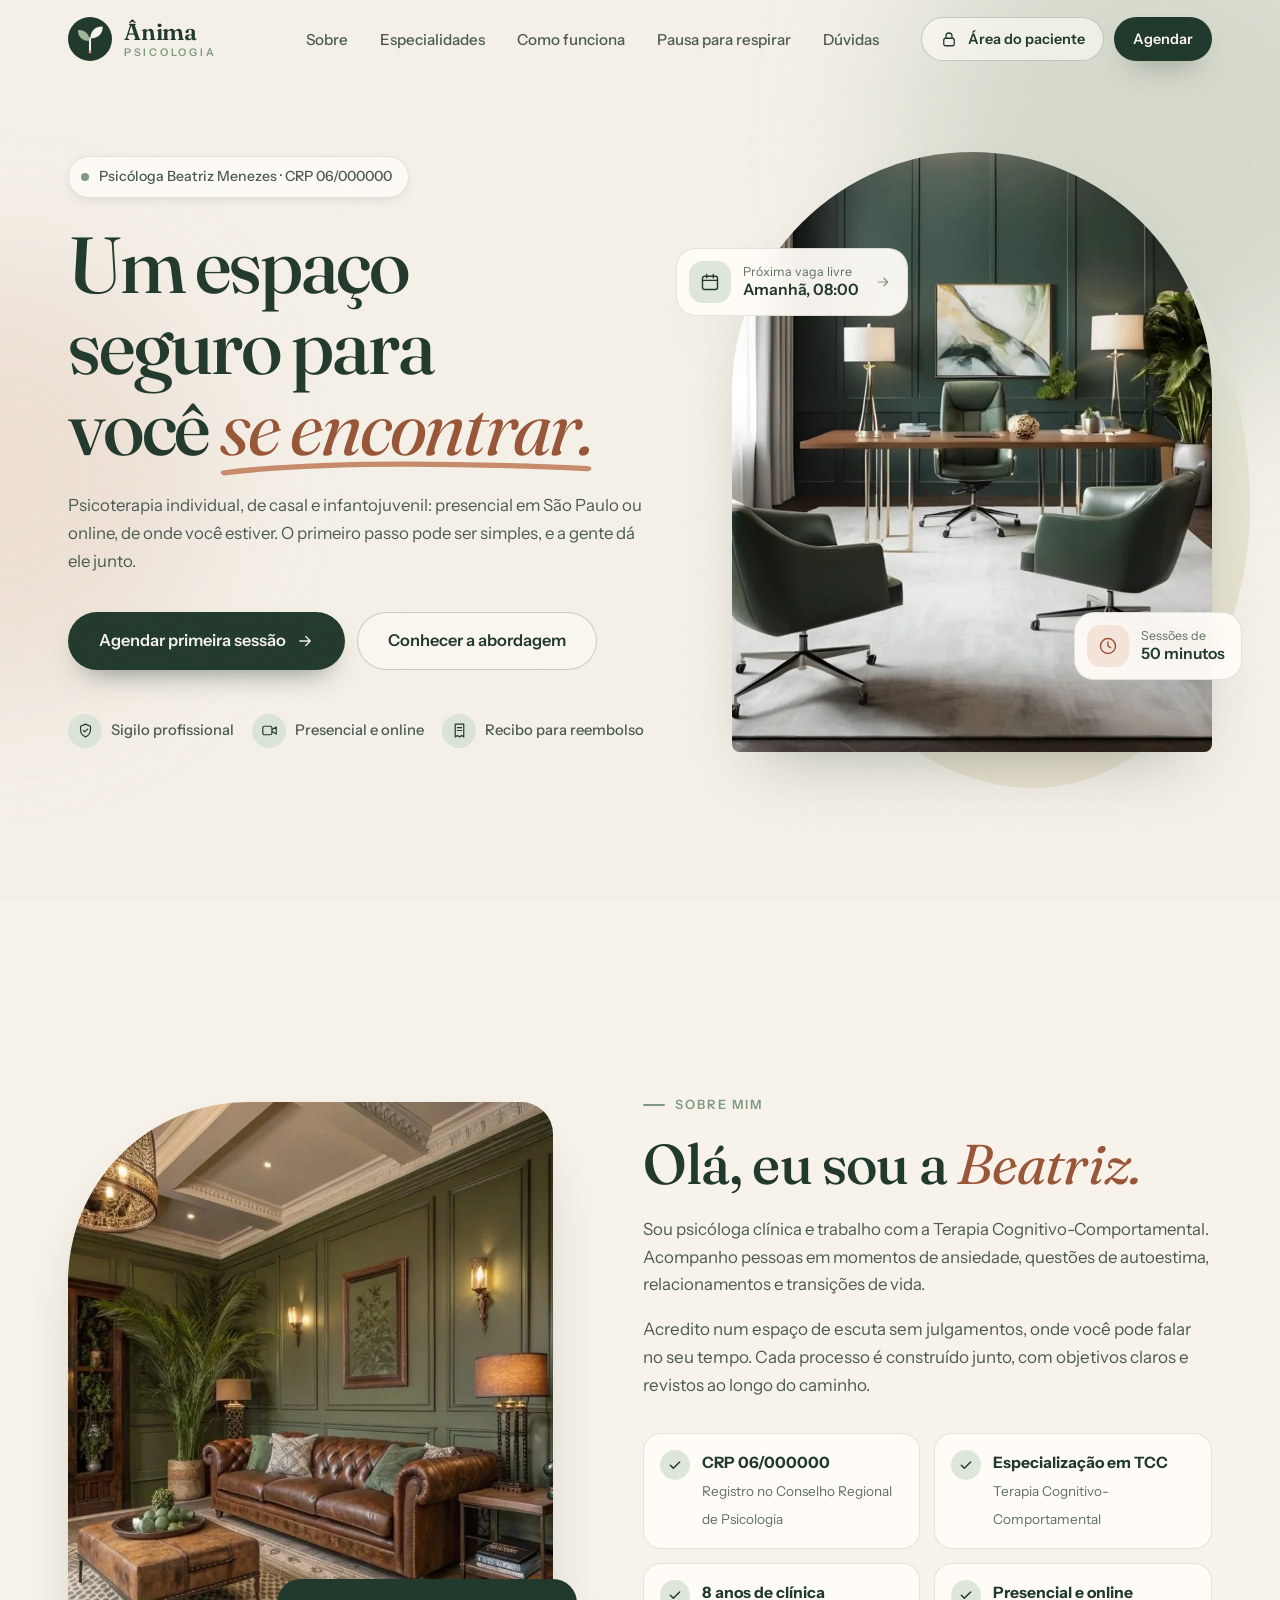
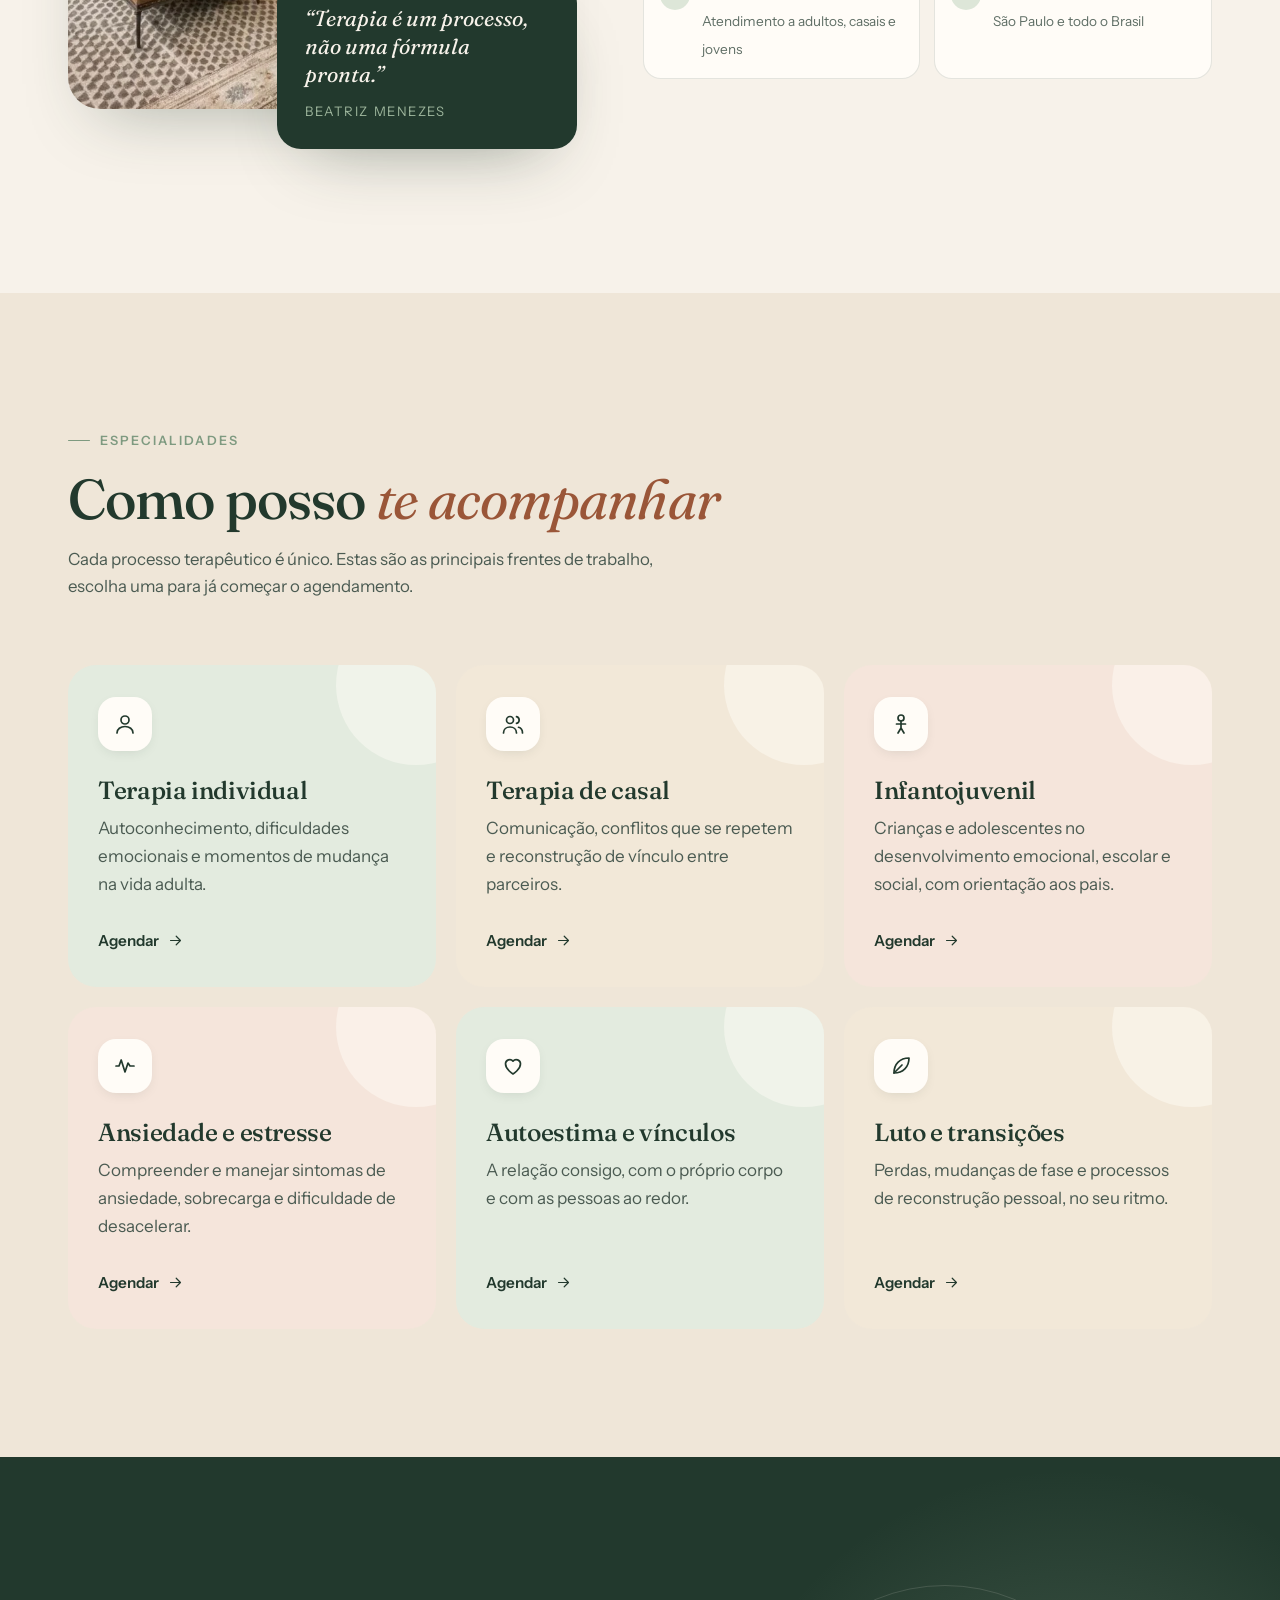
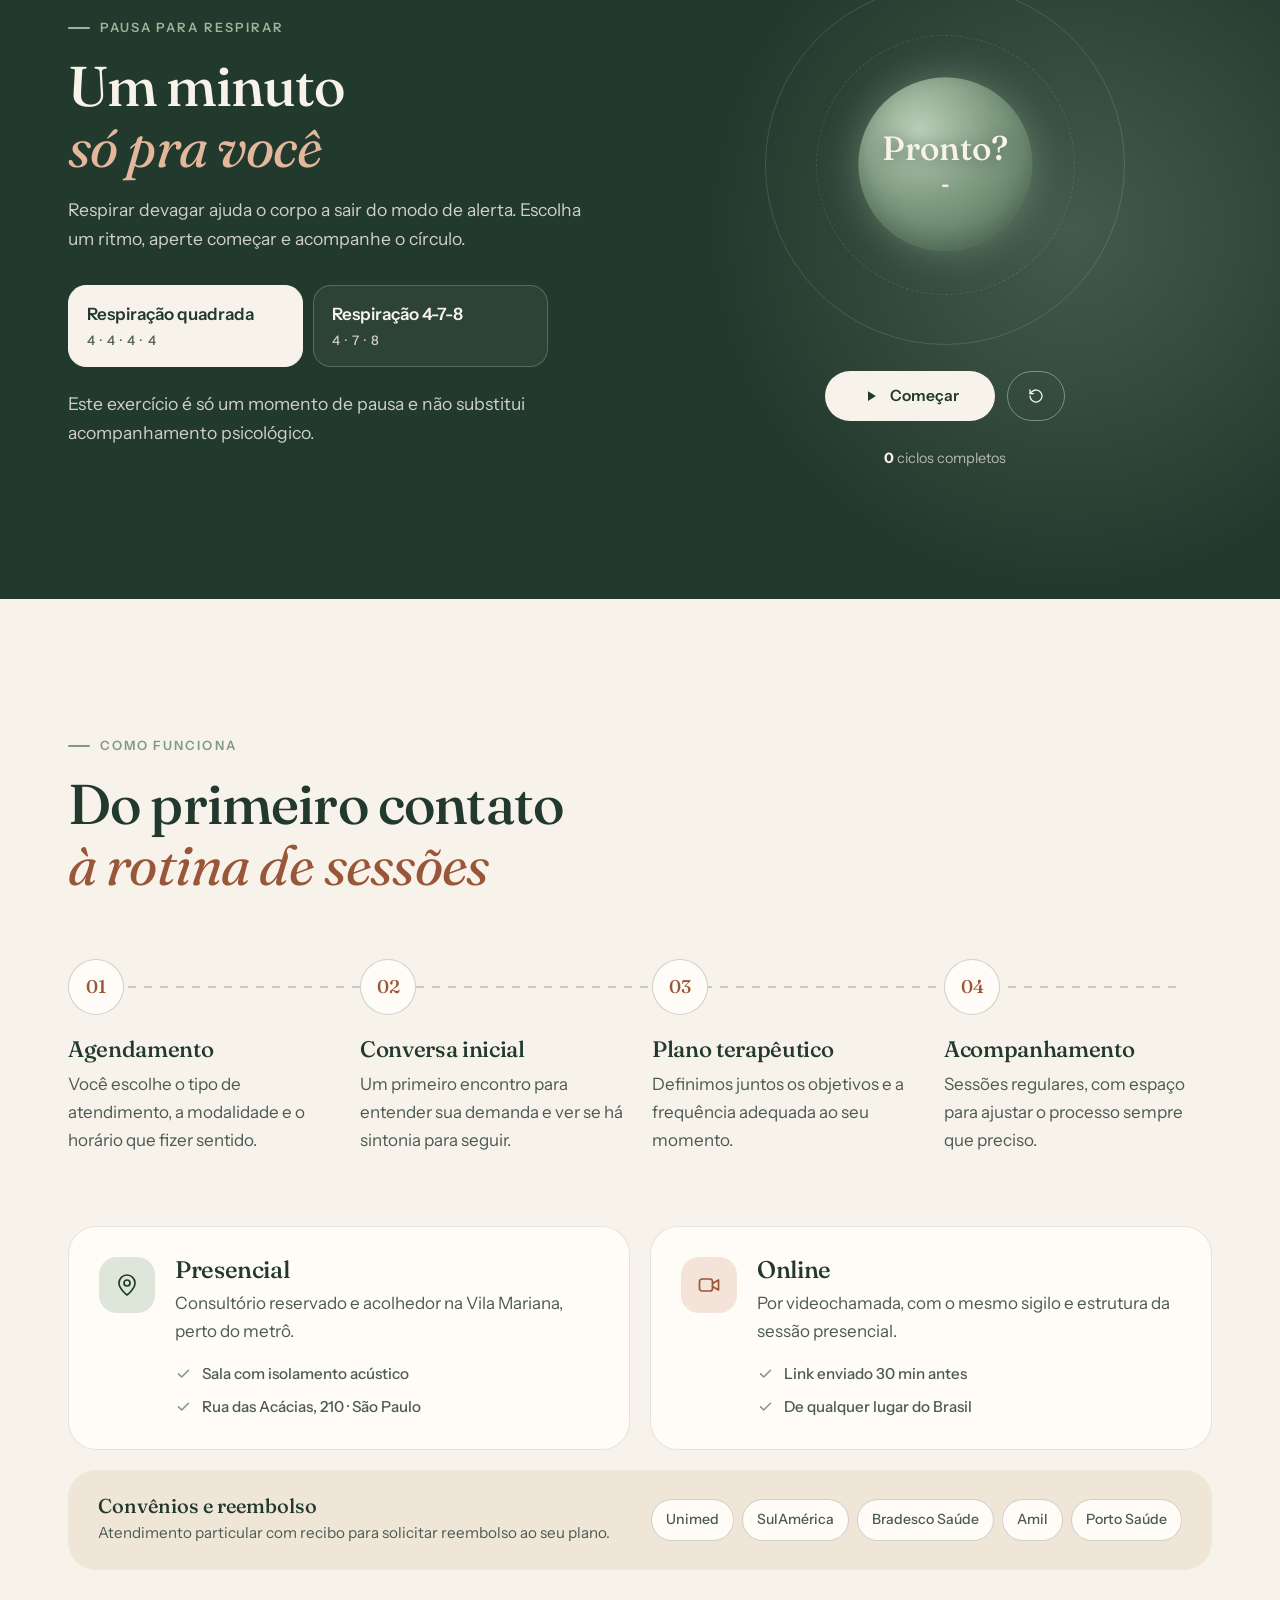
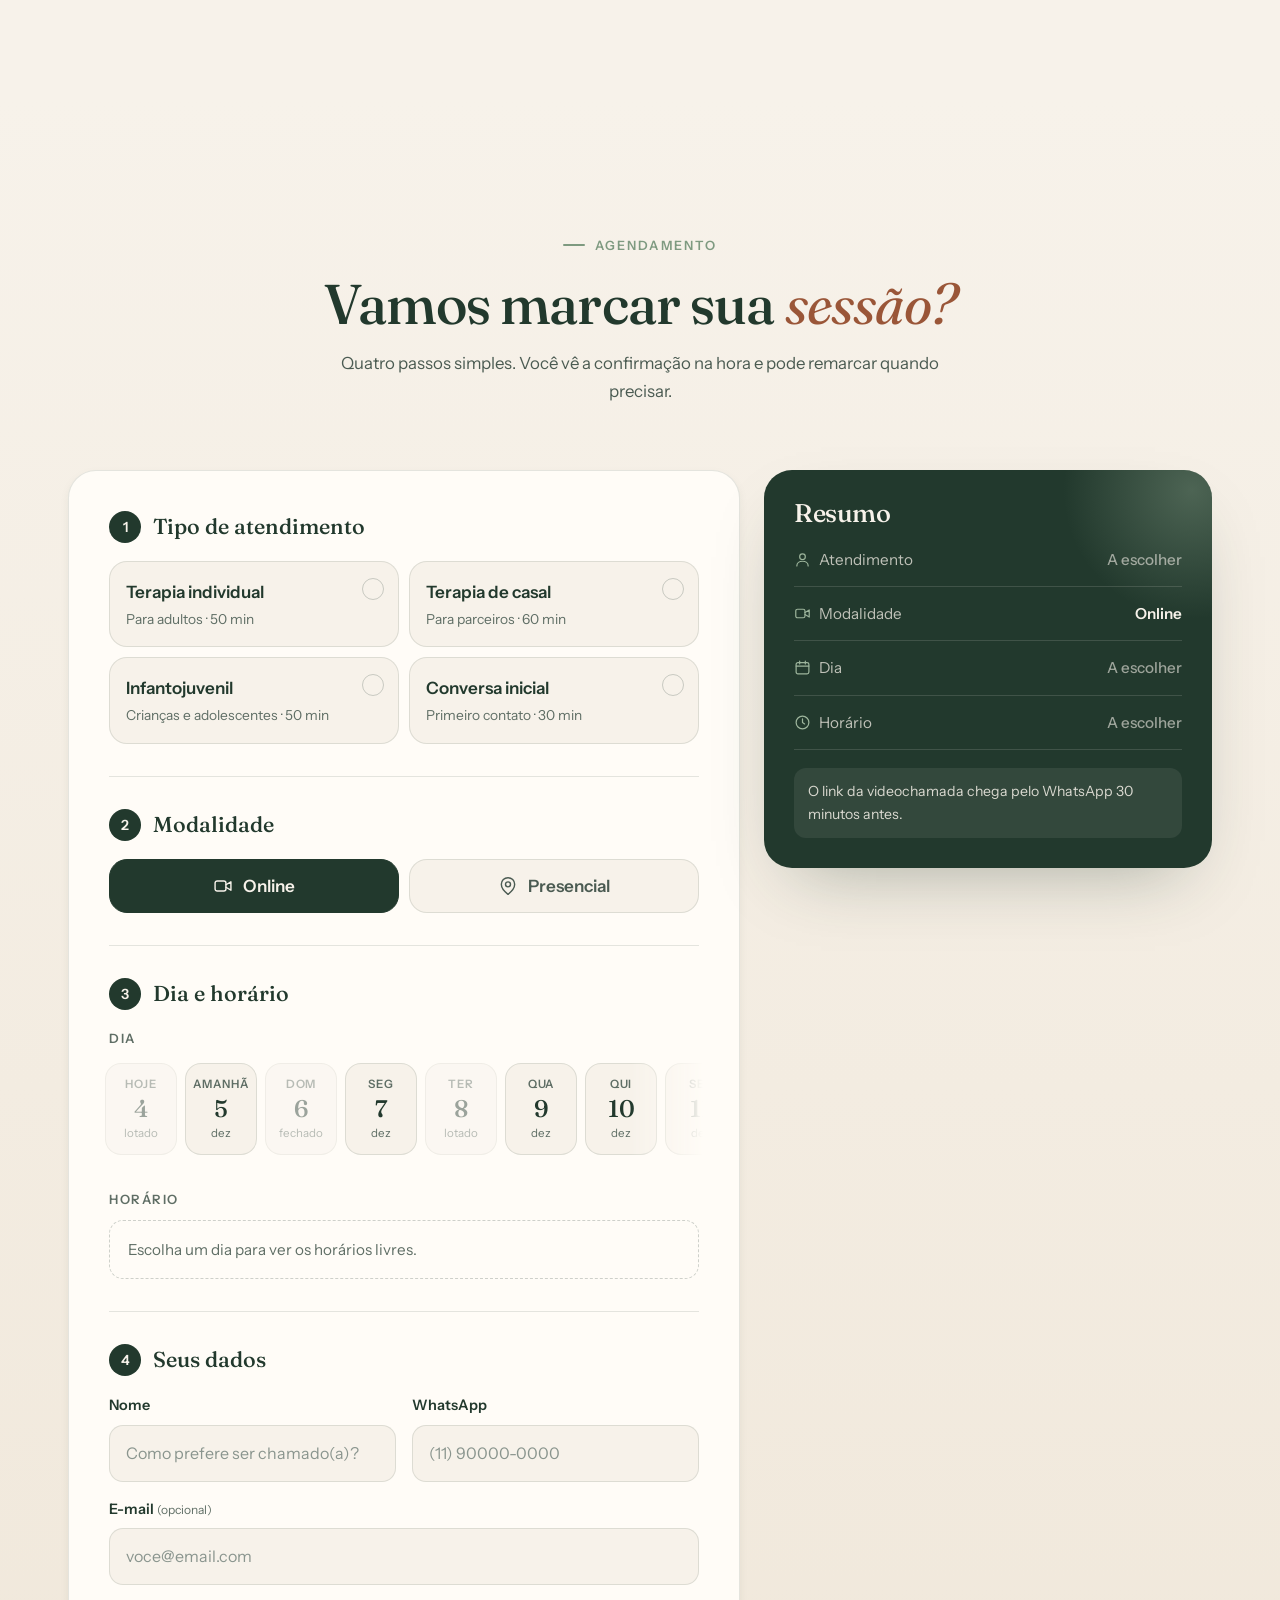
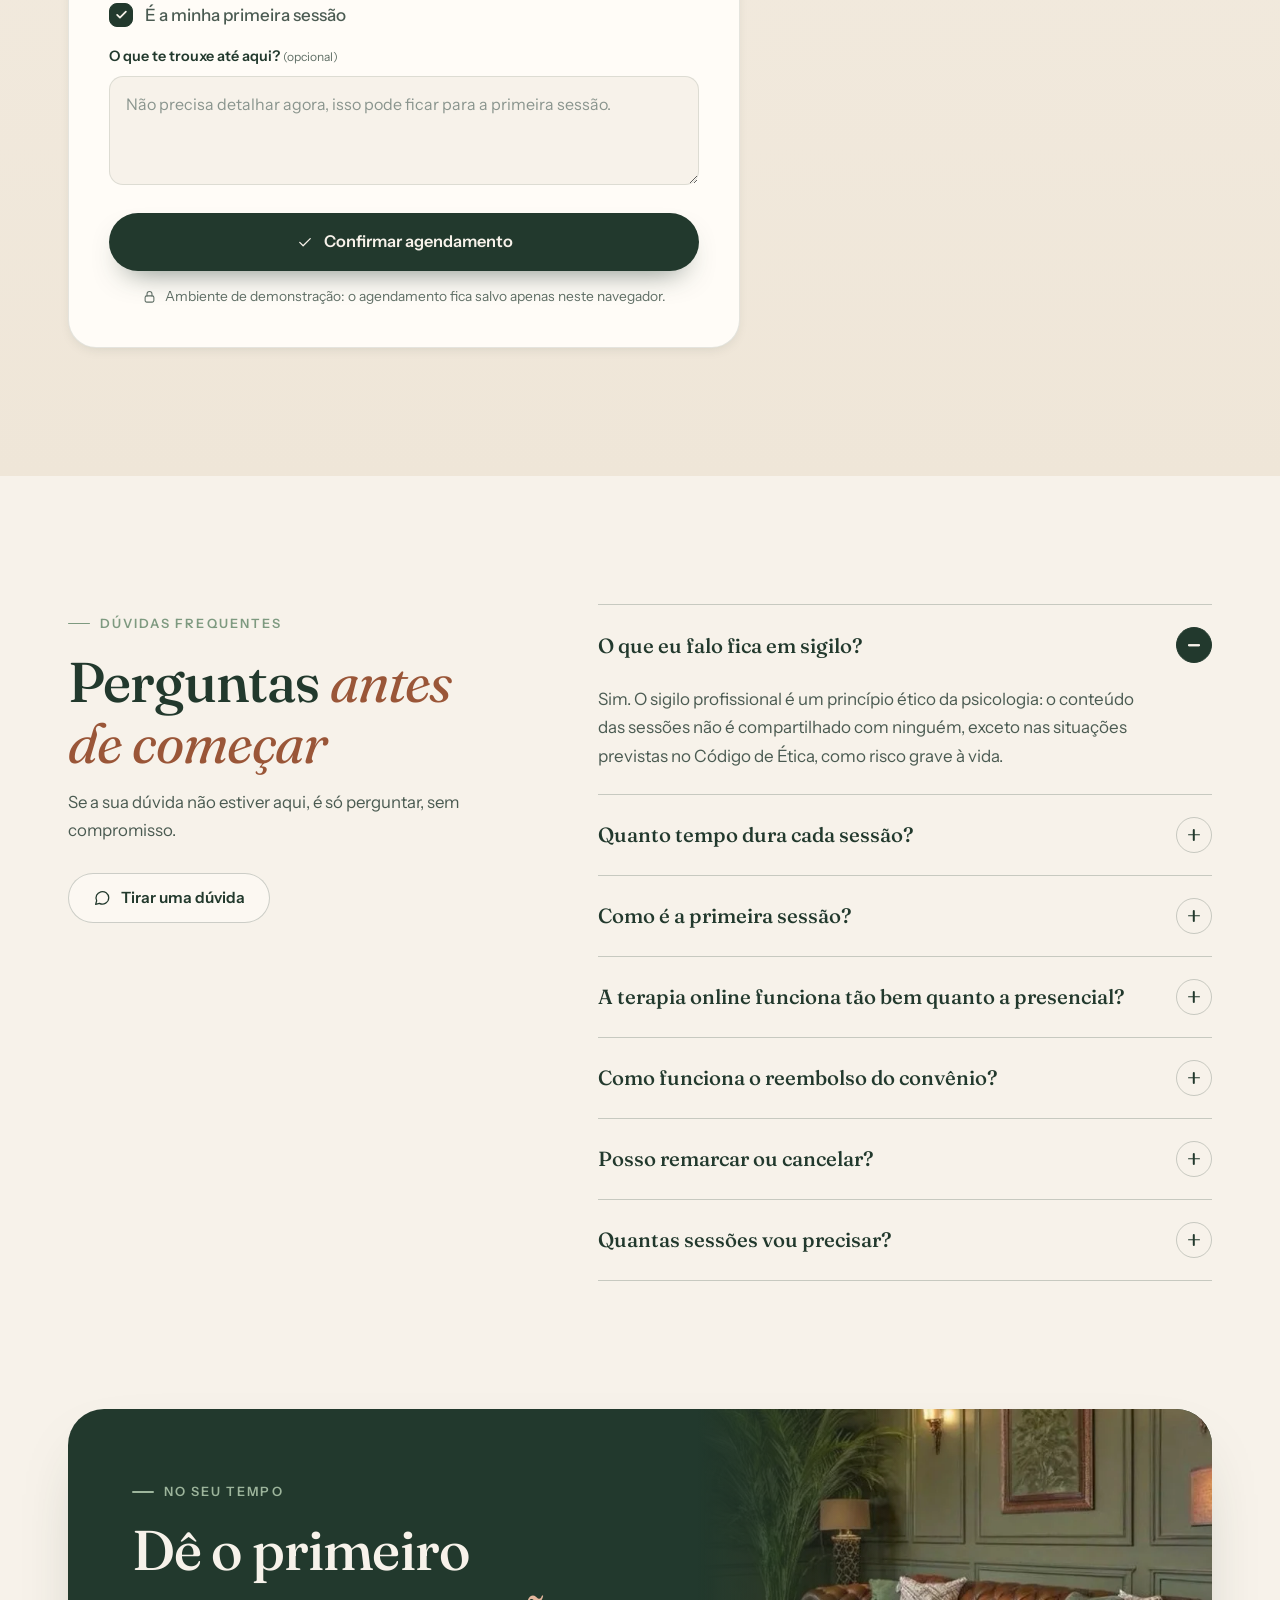
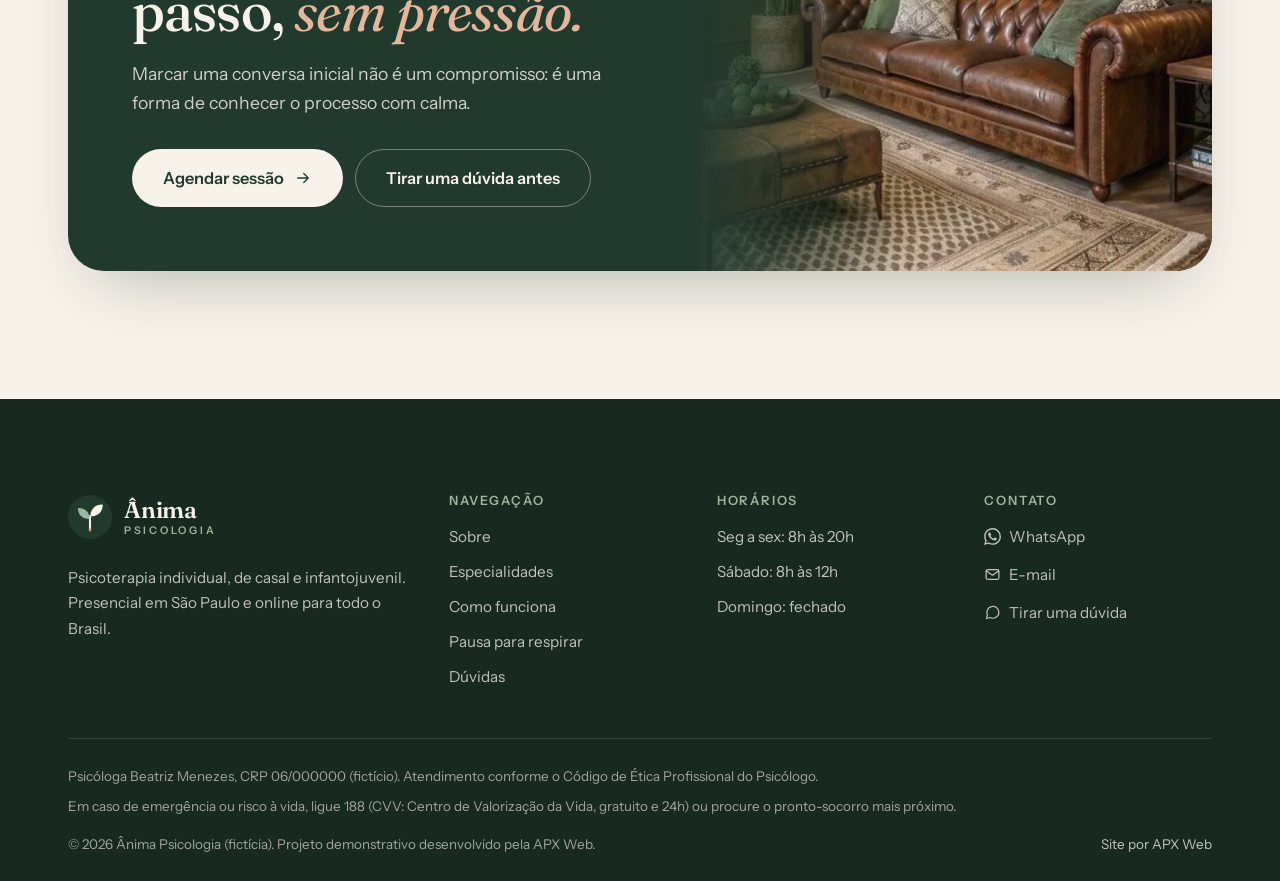
<file: portfolio-projects/psicologia/index.html>
<!DOCTYPE html>
<html lang="pt-BR">
<head>
<meta charset="UTF-8">
<meta name="viewport" content="width=device-width, initial-scale=1.0">
<script>document.documentElement.classList.add('js')</script>
<title>Ânima Psicologia | Psicoterapia presencial em São Paulo e online</title>
<meta name="description" content="Projeto demonstrativo da APX Web: site de consultório de psicologia com agendamento online, área do paciente e exercício de respiração guiada.">
<meta name="theme-color" content="#F7F2EA">
<meta property="og:type" content="website">
<meta property="og:locale" content="pt_BR">
<meta property="og:site_name" content="Ânima Psicologia">
<meta property="og:title" content="Ânima Psicologia | Um espaço seguro para você se encontrar">
<meta property="og:description" content="Projeto demonstrativo da APX Web: site de consultório de psicologia com agendamento online.">
<meta property="og:image" content="assets/img/og.jpg">
<link rel="icon" href="assets/img/logo.svg" type="image/svg+xml">
<link rel="preconnect" href="https://fonts.googleapis.com">
<link rel="preconnect" href="https://fonts.gstatic.com" crossorigin>
<link href="https://fonts.googleapis.com/css2?family=Fraunces:ital,opsz,wght@0,9..144,400;0,9..144,500;0,9..144,600;1,9..144,400;1,9..144,500&family=Instrument+Sans:wght@400;500;600;700&display=swap" rel="stylesheet">
<link rel="preload" as="image" href="assets/img/consultorio-720.webp">
<link rel="stylesheet" href="styles.css">
</head>
<body>

<a class="skip-link" href="#conteudo">Pular para o conteúdo</a>

<svg width="0" height="0" style="position:absolute" aria-hidden="true">
  <symbol id="i-arrow" viewBox="0 0 24 24"><path d="M5 12h14M13 6l6 6-6 6"/></symbol>
  <symbol id="i-arrow-up" viewBox="0 0 24 24"><path d="M12 19V5M6 11l6-6 6 6"/></symbol>
  <symbol id="i-check" viewBox="0 0 24 24"><path d="m5 12.5 4.5 4.5L19 7.5"/></symbol>
  <symbol id="i-shield" viewBox="0 0 24 24"><path d="M12 3 5 6v5c0 4.5 3 8.3 7 10 4-1.7 7-5.5 7-10V6l-7-3Z"/><path d="m9 12 2 2 4-4"/></symbol>
  <symbol id="i-video" viewBox="0 0 24 24"><rect x="2.5" y="6" width="13" height="12" rx="2.5"/><path d="m15.5 10.5 6-3.5v10l-6-3.5"/></symbol>
  <symbol id="i-pin" viewBox="0 0 24 24"><path d="M20 10c0 6-8 12-8 12s-8-6-8-12a8 8 0 0 1 16 0Z"/><circle cx="12" cy="10" r="3"/></symbol>
  <symbol id="i-receipt" viewBox="0 0 24 24"><path d="M6 3h12v18l-3-2-3 2-3-2-3 2V3Z"/><path d="M9 8h6M9 12h6"/></symbol>
  <symbol id="i-clock" viewBox="0 0 24 24"><circle cx="12" cy="12" r="9"/><path d="M12 7v5l3 2"/></symbol>
  <symbol id="i-calendar" viewBox="0 0 24 24"><rect x="3" y="5" width="18" height="16" rx="2.5"/><path d="M3 10h18M8 3v4M16 3v4"/></symbol>
  <symbol id="i-calendar-plus" viewBox="0 0 24 24"><rect x="3" y="5" width="18" height="16" rx="2.5"/><path d="M3 10h18M8 3v4M16 3v4M12 13v5M9.5 15.5h5"/></symbol>
  <symbol id="i-user" viewBox="0 0 24 24"><circle cx="12" cy="8" r="4"/><path d="M4 21c0-4 3.6-6.5 8-6.5s8 2.5 8 6.5"/></symbol>
  <symbol id="i-users" viewBox="0 0 24 24"><circle cx="9" cy="8" r="3.5"/><path d="M2.5 21c0-3.6 2.9-6 6.5-6s6.5 2.4 6.5 6M15.5 4.6a3.5 3.5 0 0 1 0 6.8M17.5 15.3c2.4.6 4 2.6 4 5.7"/></symbol>
  <symbol id="i-child" viewBox="0 0 24 24"><circle cx="12" cy="6" r="3"/><path d="M12 9v7M7.5 12h9M9 21l3-5 3 5"/></symbol>
  <symbol id="i-wave" viewBox="0 0 24 24"><path d="M3 12h3l2.2-6 3.8 12 3-9 2 3h4"/></symbol>
  <symbol id="i-heart" viewBox="0 0 24 24"><path d="M12 20s-7.5-4.6-7.5-10.2A4.3 4.3 0 0 1 12 7.1a4.3 4.3 0 0 1 7.5 2.7C19.5 15.4 12 20 12 20Z"/></symbol>
  <symbol id="i-leaf" viewBox="0 0 24 24"><path d="M5 19C5 10 11 4 20 4c0 9-6 15-15 15Z"/><path d="m5 19 8-8"/></symbol>
  <symbol id="i-chat" viewBox="0 0 24 24"><path d="M21 11.5a8.5 8.5 0 0 1-12.4 7.6L3.5 20.5l1.4-4.8A8.5 8.5 0 1 1 21 11.5Z"/></symbol>
  <symbol id="i-lock" viewBox="0 0 24 24"><rect x="5" y="11" width="14" height="10" rx="2.5"/><path d="M8 11V8a4 4 0 0 1 8 0v3"/></symbol>
  <symbol id="i-mail" viewBox="0 0 24 24"><rect x="3" y="5" width="18" height="14" rx="2.5"/><path d="m3.5 7 8.5 6 8.5-6"/></symbol>
  <symbol id="i-whatsapp" viewBox="0 0 24 24"><path d="M17.47 14.38c-.3-.15-1.76-.87-2.03-.97-.27-.1-.47-.15-.67.15-.2.3-.77.97-.94 1.16-.17.2-.35.22-.64.07-.3-.15-1.26-.46-2.39-1.47-.88-.79-1.48-1.76-1.65-2.06-.17-.3-.02-.46.13-.61.13-.13.3-.35.45-.52.15-.17.2-.3.3-.5.1-.2.05-.37-.03-.52-.07-.15-.67-1.61-.92-2.21-.24-.58-.49-.5-.67-.51h-.57c-.2 0-.52.07-.79.37-.27.3-1.04 1.02-1.04 2.48 0 1.46 1.07 2.88 1.21 3.07.15.2 2.1 3.2 5.08 4.49.71.31 1.26.49 1.7.63.71.23 1.36.2 1.87.12.57-.09 1.76-.72 2-1.41.25-.7.25-1.29.18-1.41-.08-.13-.28-.2-.57-.35m-5.42 7.4h-.01a9.87 9.87 0 0 1-5.03-1.38l-.36-.21-3.74.98 1-3.65-.24-.37a9.86 9.86 0 0 1-1.51-5.26c0-5.45 4.44-9.88 9.89-9.88a9.82 9.82 0 0 1 6.99 2.9 9.83 9.83 0 0 1 2.89 6.99c0 5.45-4.44 9.88-9.88 9.88m8.41-18.3A11.82 11.82 0 0 0 12.05 0C5.5 0 .16 5.34.16 11.89c0 2.1.55 4.14 1.59 5.95L.06 24l6.3-1.65a11.88 11.88 0 0 0 5.69 1.45h.01c6.55 0 11.89-5.34 11.89-11.89a11.82 11.82 0 0 0-3.48-8.41Z"/></symbol>
  <symbol id="i-x" viewBox="0 0 24 24"><path d="M6 6l12 12M18 6 6 18"/></symbol>
  <symbol id="i-play" viewBox="0 0 24 24"><path d="M8 5.5v13l10.5-6.5L8 5.5Z"/></symbol>
  <symbol id="i-pause" viewBox="0 0 24 24"><path d="M9 5.5v13M15 5.5v13"/></symbol>
  <symbol id="i-reset" viewBox="0 0 24 24"><path d="M4 12a8 8 0 1 0 2.4-5.7L4 8.7"/><path d="M4 4v4.7h4.7"/></symbol>
  <symbol id="i-refresh" viewBox="0 0 24 24"><path d="M20 12a8 8 0 0 1-14 5.3M4 12A8 8 0 0 1 18 6.7"/><path d="M18 3v3.7h-3.7M6 21v-3.7h3.7"/></symbol>
  <symbol id="i-sun" viewBox="0 0 24 24"><circle cx="12" cy="12" r="4"/><path d="M12 2v2M12 20v2M4.9 4.9l1.4 1.4M17.7 17.7l1.4 1.4M2 12h2M20 12h2M4.9 19.1l1.4-1.4M17.7 6.3l1.4-1.4"/></symbol>
  <symbol id="i-moon" viewBox="0 0 24 24"><path d="M20 14.5A8 8 0 1 1 9.5 4a6.5 6.5 0 0 0 10.5 10.5Z"/></symbol>
  <symbol id="i-logout" viewBox="0 0 24 24"><path d="M15 4h3.5A1.5 1.5 0 0 1 20 5.5v13a1.5 1.5 0 0 1-1.5 1.5H15M10 17l5-5-5-5M15 12H4"/></symbol>
  <symbol id="i-wind" viewBox="0 0 24 24"><path d="M3 8h10a3 3 0 1 0-3-3M3 12h15a3 3 0 1 1-3 3M3 16h7"/></symbol>
</svg>

<header class="site-header">
  <div class="container header-inner">
    <a class="brand" href="#inicio" aria-label="Ânima Psicologia, voltar ao início">
      <img src="assets/img/logo.svg" alt="" width="44" height="44">
      <span class="brand-text"><strong>Ânima</strong><span>Psicologia</span></span>
    </a>
    <nav class="nav" aria-label="Principal">
      <a href="#sobre">Sobre</a>
      <a href="#especialidades">Especialidades</a>
      <a href="#como-funciona">Como funciona</a>
      <a href="#respirar">Pausa para respirar</a>
      <a href="#duvidas">Dúvidas</a>
    </nav>
    <div class="header-actions">
      <button class="btn btn-ghost btn-sm btn-patient" type="button" data-open-modal="patient"><svg class="icon" aria-hidden="true"><use href="#i-lock"/></svg>Área do paciente</button>
      <a class="btn btn-primary btn-sm btn-book" href="#agendar">Agendar</a>
      <button class="menu-toggle" type="button" aria-expanded="false" aria-controls="mobile-menu" aria-label="Abrir menu"><span></span><span></span></button>
    </div>
  </div>
</header>

<div class="mobile-menu" id="mobile-menu" aria-hidden="true" inert>
  <nav aria-label="Menu">
    <a href="#sobre">Sobre</a>
    <a href="#especialidades">Especialidades</a>
    <a href="#como-funciona">Como funciona</a>
    <a href="#respirar">Pausa para respirar</a>
    <a href="#duvidas">Dúvidas</a>
  </nav>
  <div class="mobile-menu-foot">
    <a class="btn btn-primary" href="#agendar">Agendar sessão</a>
    <button class="btn btn-ghost" type="button" data-open-modal="patient"><svg class="icon" aria-hidden="true"><use href="#i-lock"/></svg>Área do paciente</button>
  </div>
</div>

<main id="conteudo">

  <!-- Topo -->
  <section class="hero" id="inicio" aria-labelledby="hero-title">
    <span class="hero-shape hero-shape-1" aria-hidden="true"></span>
    <span class="hero-shape hero-shape-2" aria-hidden="true"></span>
    <div class="container hero-grid">
      <div class="hero-copy">
        <span class="pill reveal"><span class="pill-dot" aria-hidden="true"></span>Psicóloga Beatriz Menezes · CRP 06/000000</span>
        <h1 id="hero-title" class="reveal" style="--d:.08s">Um espaço seguro para você <em class="underline">se encontrar.<svg viewBox="0 0 220 18" preserveAspectRatio="none" aria-hidden="true"><path d="M3 13C48 4 118 2 217 9" pathLength="1"/></svg></em></h1>
        <p class="lead reveal" style="--d:.16s">Psicoterapia individual, de casal e infantojuvenil: presencial em São Paulo ou online, de onde você estiver. O primeiro passo pode ser simples, e a gente dá ele junto.</p>
        <div class="hero-actions reveal" style="--d:.24s">
          <a class="btn btn-primary btn-lg" href="#agendar">Agendar primeira sessão<svg class="icon" aria-hidden="true"><use href="#i-arrow"/></svg></a>
          <a class="btn btn-ghost btn-lg" href="#sobre">Conhecer a abordagem</a>
        </div>
        <ul class="trust reveal" style="--d:.32s">
          <li><span class="trust-icon"><svg class="icon" aria-hidden="true"><use href="#i-shield"/></svg></span>Sigilo profissional</li>
          <li><span class="trust-icon"><svg class="icon" aria-hidden="true"><use href="#i-video"/></svg></span>Presencial e online</li>
          <li><span class="trust-icon"><svg class="icon" aria-hidden="true"><use href="#i-receipt"/></svg></span>Recibo para reembolso</li>
        </ul>
      </div>

      <div class="hero-visual reveal" style="--d:.18s">
        <span class="arch-blob" aria-hidden="true"></span>
        <div class="arch">
          <img src="assets/img/consultorio-720.webp" srcset="assets/img/consultorio-520.webp 520w, assets/img/consultorio-720.webp 720w" sizes="(max-width: 1080px) 86vw, 480px" width="720" height="900" alt="Sala de atendimento com mesa de madeira e poltronas verdes">
        </div>
        <button class="float-card float-next" type="button" id="next-slot-card">
          <span class="float-icon"><svg class="icon" aria-hidden="true"><use href="#i-calendar"/></svg></span>
          <span class="float-text">
            <small>Próxima vaga livre</small>
            <strong id="next-slot-value">Consultando agenda…</strong>
          </span>
          <svg class="icon float-arrow" aria-hidden="true"><use href="#i-arrow"/></svg>
        </button>
        <div class="float-card float-mode">
          <span class="float-icon float-icon-clay"><svg class="icon" aria-hidden="true"><use href="#i-clock"/></svg></span>
          <span class="float-text">
            <small>Sessões de</small>
            <strong>50 minutos</strong>
          </span>
        </div>
      </div>
    </div>
    <p class="container crisis reveal" style="--d:.4s"><svg class="icon" aria-hidden="true"><use href="#i-chat"/></svg><span>Em caso de emergência ou risco à vida, ligue <strong>188 (CVV)</strong>, gratuito e 24h, ou procure o pronto-socorro mais próximo.</span></p>
  </section>

  <!-- Sobre -->
  <section class="section about" id="sobre" aria-labelledby="sobre-title">
    <div class="container about-grid">
      <div class="about-visual reveal">
        <div class="about-photo">
          <img src="assets/img/sala-espera-720.webp" width="720" height="900" loading="lazy" alt="Sala de espera acolhedora com sofá de couro e plantas">
        </div>
        <figure class="quote-card">
          <blockquote>“Terapia é um processo, não uma fórmula pronta.”</blockquote>
          <figcaption>Beatriz Menezes</figcaption>
        </figure>
      </div>
      <div class="about-copy">
        <span class="eyebrow reveal">Sobre mim</span>
        <h2 id="sobre-title" class="reveal">Olá, eu sou a <em>Beatriz.</em></h2>
        <p class="lead reveal">Sou psicóloga clínica e trabalho com a Terapia Cognitivo-Comportamental. Acompanho pessoas em momentos de ansiedade, questões de autoestima, relacionamentos e transições de vida.</p>
        <p class="reveal">Acredito num espaço de escuta sem julgamentos, onde você pode falar no seu tempo. Cada processo é construído junto, com objetivos claros e revistos ao longo do caminho.</p>
        <ul class="credentials reveal">
          <li><span><svg class="icon" aria-hidden="true"><use href="#i-check"/></svg></span><div><strong>CRP 06/000000</strong><small>Registro no Conselho Regional de Psicologia</small></div></li>
          <li><span><svg class="icon" aria-hidden="true"><use href="#i-check"/></svg></span><div><strong>Especialização em TCC</strong><small>Terapia Cognitivo-Comportamental</small></div></li>
          <li><span><svg class="icon" aria-hidden="true"><use href="#i-check"/></svg></span><div><strong>8 anos de clínica</strong><small>Atendimento a adultos, casais e jovens</small></div></li>
          <li><span><svg class="icon" aria-hidden="true"><use href="#i-check"/></svg></span><div><strong>Presencial e online</strong><small>São Paulo e todo o Brasil</small></div></li>
        </ul>
        <div class="about-foot reveal">
          <span class="signature" aria-hidden="true">Beatriz Menezes</span>
          <a class="btn btn-primary" href="#agendar">Agendar uma conversa inicial<svg class="icon" aria-hidden="true"><use href="#i-arrow"/></svg></a>
        </div>
      </div>
    </div>
  </section>

  <!-- Especialidades -->
  <section class="section specialties" id="especialidades" aria-labelledby="especialidades-title">
    <div class="container">
      <div class="section-head">
        <span class="eyebrow reveal">Especialidades</span>
        <h2 id="especialidades-title" class="reveal">Como posso <em>te acompanhar</em></h2>
        <p class="lead reveal">Cada processo terapêutico é único. Estas são as principais frentes de trabalho, escolha uma para já começar o agendamento.</p>
      </div>
      <div class="spec-grid">
        <article class="spec-card tone-sage reveal">
          <span class="spec-icon"><svg class="icon" aria-hidden="true"><use href="#i-user"/></svg></span>
          <h3>Terapia individual</h3>
          <p>Autoconhecimento, dificuldades emocionais e momentos de mudança na vida adulta.</p>
          <button class="spec-link" type="button" data-book-type="individual">Agendar<svg class="icon" aria-hidden="true"><use href="#i-arrow"/></svg></button>
        </article>
        <article class="spec-card tone-sand reveal" style="--d:.06s">
          <span class="spec-icon"><svg class="icon" aria-hidden="true"><use href="#i-users"/></svg></span>
          <h3>Terapia de casal</h3>
          <p>Comunicação, conflitos que se repetem e reconstrução de vínculo entre parceiros.</p>
          <button class="spec-link" type="button" data-book-type="casal">Agendar<svg class="icon" aria-hidden="true"><use href="#i-arrow"/></svg></button>
        </article>
        <article class="spec-card tone-blush reveal" style="--d:.12s">
          <span class="spec-icon"><svg class="icon" aria-hidden="true"><use href="#i-child"/></svg></span>
          <h3>Infantojuvenil</h3>
          <p>Crianças e adolescentes no desenvolvimento emocional, escolar e social, com orientação aos pais.</p>
          <button class="spec-link" type="button" data-book-type="infantojuvenil">Agendar<svg class="icon" aria-hidden="true"><use href="#i-arrow"/></svg></button>
        </article>
        <article class="spec-card tone-blush reveal">
          <span class="spec-icon"><svg class="icon" aria-hidden="true"><use href="#i-wave"/></svg></span>
          <h3>Ansiedade e estresse</h3>
          <p>Compreender e manejar sintomas de ansiedade, sobrecarga e dificuldade de desacelerar.</p>
          <button class="spec-link" type="button" data-book-type="individual">Agendar<svg class="icon" aria-hidden="true"><use href="#i-arrow"/></svg></button>
        </article>
        <article class="spec-card tone-sage reveal" style="--d:.06s">
          <span class="spec-icon"><svg class="icon" aria-hidden="true"><use href="#i-heart"/></svg></span>
          <h3>Autoestima e vínculos</h3>
          <p>A relação consigo, com o próprio corpo e com as pessoas ao redor.</p>
          <button class="spec-link" type="button" data-book-type="individual">Agendar<svg class="icon" aria-hidden="true"><use href="#i-arrow"/></svg></button>
        </article>
        <article class="spec-card tone-sand reveal" style="--d:.12s">
          <span class="spec-icon"><svg class="icon" aria-hidden="true"><use href="#i-leaf"/></svg></span>
          <h3>Luto e transições</h3>
          <p>Perdas, mudanças de fase e processos de reconstrução pessoal, no seu ritmo.</p>
          <button class="spec-link" type="button" data-book-type="individual">Agendar<svg class="icon" aria-hidden="true"><use href="#i-arrow"/></svg></button>
        </article>
      </div>
    </div>
  </section>

  <!-- Pausa para respirar -->
  <section class="section breathe" id="respirar" aria-labelledby="respirar-title">
    <span class="breathe-glow" aria-hidden="true"></span>
    <div class="container breathe-grid">
      <div class="breathe-copy">
        <span class="eyebrow eyebrow-light reveal">Pausa para respirar</span>
        <h2 id="respirar-title" class="reveal">Um minuto <em>só pra você</em></h2>
        <p class="reveal">Respirar devagar ajuda o corpo a sair do modo de alerta. Escolha um ritmo, aperte começar e acompanhe o círculo.</p>
        <div class="segmented reveal" role="group" aria-label="Ritmo da respiração">
          <button type="button" class="seg" data-pattern="quadrada" aria-pressed="true">Respiração quadrada<small>4 · 4 · 4 · 4</small></button>
          <button type="button" class="seg" data-pattern="relaxante" aria-pressed="false">Respiração 4-7-8<small>4 · 7 · 8</small></button>
        </div>
        <p class="breathe-note reveal">Este exercício é só um momento de pausa e não substitui acompanhamento psicológico.</p>
      </div>
      <div class="breathe-stage reveal" style="--d:.1s">
        <div class="breathe-circle" id="breathe-circle">
          <span class="ring ring-1" aria-hidden="true"></span>
          <span class="ring ring-2" aria-hidden="true"></span>
          <span class="core" aria-hidden="true"></span>
          <div class="breathe-readout">
            <strong id="breathe-phase" aria-live="polite">Pronto?</strong>
            <span id="breathe-count" aria-hidden="true">···</span>
          </div>
        </div>
        <div class="breathe-controls">
          <button class="btn btn-light" type="button" id="breathe-toggle"><svg class="icon" aria-hidden="true"><use href="#i-play"/></svg><span>Começar</span></button>
          <button class="btn btn-outline-light btn-icon" type="button" id="breathe-reset" aria-label="Recomeçar"><svg class="icon" aria-hidden="true"><use href="#i-reset"/></svg></button>
        </div>
        <p class="breathe-cycles"><span id="breathe-cycles">0</span> ciclos completos</p>
      </div>
    </div>
  </section>

  <!-- Como funciona -->
  <section class="section process" id="como-funciona" aria-labelledby="processo-title">
    <div class="container">
      <div class="section-head">
        <span class="eyebrow reveal">Como funciona</span>
        <h2 id="processo-title" class="reveal">Do primeiro contato <em>à rotina de sessões</em></h2>
      </div>
      <ol class="steps">
        <li class="step reveal"><span class="step-num">01</span><h3>Agendamento</h3><p>Você escolhe o tipo de atendimento, a modalidade e o horário que fizer sentido.</p></li>
        <li class="step reveal" style="--d:.08s"><span class="step-num">02</span><h3>Conversa inicial</h3><p>Um primeiro encontro para entender sua demanda e ver se há sintonia para seguir.</p></li>
        <li class="step reveal" style="--d:.16s"><span class="step-num">03</span><h3>Plano terapêutico</h3><p>Definimos juntos os objetivos e a frequência adequada ao seu momento.</p></li>
        <li class="step reveal" style="--d:.24s"><span class="step-num">04</span><h3>Acompanhamento</h3><p>Sessões regulares, com espaço para ajustar o processo sempre que preciso.</p></li>
      </ol>

      <div class="modes">
        <article class="mode-card reveal">
          <span class="mode-icon"><svg class="icon" aria-hidden="true"><use href="#i-pin"/></svg></span>
          <div>
            <h3>Presencial</h3>
            <p>Consultório reservado e acolhedor na Vila Mariana, perto do metrô.</p>
            <ul>
              <li><svg class="icon" aria-hidden="true"><use href="#i-check"/></svg>Sala com isolamento acústico</li>
              <li><svg class="icon" aria-hidden="true"><use href="#i-check"/></svg>Rua das Acácias, 210 · São Paulo</li>
            </ul>
          </div>
        </article>
        <article class="mode-card reveal" style="--d:.08s">
          <span class="mode-icon mode-icon-clay"><svg class="icon" aria-hidden="true"><use href="#i-video"/></svg></span>
          <div>
            <h3>Online</h3>
            <p>Por videochamada, com o mesmo sigilo e estrutura da sessão presencial.</p>
            <ul>
              <li><svg class="icon" aria-hidden="true"><use href="#i-check"/></svg>Link enviado 30 min antes</li>
              <li><svg class="icon" aria-hidden="true"><use href="#i-check"/></svg>De qualquer lugar do Brasil</li>
            </ul>
          </div>
        </article>
      </div>

      <div class="insurance reveal">
        <div>
          <strong>Convênios e reembolso</strong>
          <span>Atendimento particular com recibo para solicitar reembolso ao seu plano.</span>
        </div>
        <ul class="chips">
          <li>Unimed</li><li>SulAmérica</li><li>Bradesco Saúde</li><li>Amil</li><li>Porto Saúde</li>
        </ul>
      </div>
    </div>
  </section>

  <!-- Agendamento -->
  <section class="section booking" id="agendar" aria-labelledby="agendar-title">
    <div class="container">
      <div class="section-head section-head-center">
        <span class="eyebrow reveal">Agendamento</span>
        <h2 id="agendar-title" class="reveal">Vamos marcar sua <em>sessão?</em></h2>
        <p class="lead reveal">Quatro passos simples. Você vê a confirmação na hora e pode remarcar quando precisar.</p>
      </div>

      <div class="booking-layout">
        <form class="bk-card reveal" id="booking-form" novalidate>
          <div class="bk-banner" id="reschedule-banner" hidden>
            <svg class="icon" aria-hidden="true"><use href="#i-refresh"/></svg>
            <span id="reschedule-text">Remarcando sessão</span>
            <button type="button" class="bk-banner-cancel" id="reschedule-cancel">Desistir</button>
          </div>

          <fieldset class="bk-step" id="step-type">
            <legend class="bk-legend"><b>1</b>Tipo de atendimento</legend>
            <div class="type-options" id="type-options" role="group" aria-label="Tipo de atendimento"></div>
          </fieldset>

          <fieldset class="bk-step" id="step-mode">
            <legend class="bk-legend"><b>2</b>Modalidade</legend>
            <div class="mode-toggle" id="mode-options" role="group" aria-label="Modalidade">
              <button type="button" class="mode-opt" data-mode="online" aria-pressed="true"><svg class="icon" aria-hidden="true"><use href="#i-video"/></svg>Online</button>
              <button type="button" class="mode-opt" data-mode="presencial" aria-pressed="false"><svg class="icon" aria-hidden="true"><use href="#i-pin"/></svg>Presencial</button>
            </div>
          </fieldset>

          <fieldset class="bk-step" id="step-when">
            <legend class="bk-legend"><b>3</b>Dia e horário</legend>
            <span class="bk-sub" id="date-label">Dia</span>
            <div class="date-scroller" id="date-options" role="group" aria-labelledby="date-label"></div>
            <span class="bk-sub" id="time-label">Horário</span>
            <div id="time-options" role="group" aria-labelledby="time-label">
              <p class="bk-empty">Escolha um dia para ver os horários livres.</p>
            </div>
          </fieldset>

          <fieldset class="bk-step" id="step-contact">
            <legend class="bk-legend"><b>4</b>Seus dados</legend>
            <div class="field-grid">
              <div class="field">
                <label for="bk-name">Nome</label>
                <input id="bk-name" type="text" autocomplete="name" placeholder="Como prefere ser chamado(a)?">
              </div>
              <div class="field">
                <label for="bk-phone">WhatsApp</label>
                <input id="bk-phone" type="tel" inputmode="numeric" autocomplete="tel-national" placeholder="(11) 90000-0000">
              </div>
              <div class="field field-full">
                <label for="bk-email">E-mail <small>(opcional)</small></label>
                <input id="bk-email" type="email" autocomplete="email" placeholder="voce@email.com">
              </div>
              <label class="check field-full">
                <input type="checkbox" id="bk-first" checked>
                <span class="check-box" aria-hidden="true"><svg class="icon"><use href="#i-check"/></svg></span>
                <span>É a minha primeira sessão</span>
              </label>
              <div class="field field-full">
                <label for="bk-note">O que te trouxe até aqui? <small>(opcional)</small></label>
                <textarea id="bk-note" rows="3" placeholder="Não precisa detalhar agora, isso pode ficar para a primeira sessão."></textarea>
              </div>
            </div>
          </fieldset>

          <p class="bk-error" id="bk-error" role="alert" hidden></p>
          <button class="btn btn-primary btn-lg btn-block bk-submit" type="submit"><svg class="icon" aria-hidden="true"><use href="#i-check"/></svg><span id="bk-submit-text">Confirmar agendamento</span></button>
          <p class="bk-fineprint"><svg class="icon" aria-hidden="true"><use href="#i-lock"/></svg>Ambiente de demonstração: o agendamento fica salvo apenas neste navegador.</p>
        </form>

        <aside class="bk-aside" aria-label="Resumo do agendamento">
          <div class="summary reveal">
            <h3>Resumo</h3>
            <ul class="summary-list">
              <li><span><svg class="icon" aria-hidden="true"><use href="#i-user"/></svg>Atendimento</span><strong id="sum-type" class="is-empty">A escolher</strong></li>
              <li><span><svg class="icon" aria-hidden="true"><use href="#i-video"/></svg>Modalidade</span><strong id="sum-mode">Online</strong></li>
              <li><span><svg class="icon" aria-hidden="true"><use href="#i-calendar"/></svg>Dia</span><strong id="sum-date" class="is-empty">A escolher</strong></li>
              <li><span><svg class="icon" aria-hidden="true"><use href="#i-clock"/></svg>Horário</span><strong id="sum-time" class="is-empty">A escolher</strong></li>
            </ul>
            <p class="summary-note" id="sum-note">O link da videochamada chega pelo WhatsApp 30 minutos antes.</p>
          </div>
          <div class="my-bookings reveal" id="my-bookings" hidden>
            <h3>Minhas sessões</h3>
            <div id="bookings-list"></div>
          </div>
        </aside>
      </div>
    </div>
  </section>

  <!-- Dúvidas -->
  <section class="section faq" id="duvidas" aria-labelledby="duvidas-title">
    <div class="container faq-grid">
      <div class="faq-intro">
        <span class="eyebrow reveal">Dúvidas frequentes</span>
        <h2 id="duvidas-title" class="reveal">Perguntas <em>antes de começar</em></h2>
        <p class="lead reveal">Se a sua dúvida não estiver aqui, é só perguntar, sem compromisso.</p>
        <button class="btn btn-ghost reveal" type="button" data-open-modal="contact"><svg class="icon" aria-hidden="true"><use href="#i-chat"/></svg>Tirar uma dúvida</button>
      </div>
      <div class="faq-list reveal">
        <details class="faq-item" open>
          <summary>O que eu falo fica em sigilo?<span class="faq-plus" aria-hidden="true"></span></summary>
          <div class="faq-answer"><p>Sim. O sigilo profissional é um princípio ético da psicologia: o conteúdo das sessões não é compartilhado com ninguém, exceto nas situações previstas no Código de Ética, como risco grave à vida.</p></div>
        </details>
        <details class="faq-item">
          <summary>Quanto tempo dura cada sessão?<span class="faq-plus" aria-hidden="true"></span></summary>
          <div class="faq-answer"><p>Sessões individuais e infantojuvenis duram 50 minutos. Sessões de casal duram 60 minutos, e a conversa inicial, 30 minutos.</p></div>
        </details>
        <details class="faq-item">
          <summary>Como é a primeira sessão?<span class="faq-plus" aria-hidden="true"></span></summary>
          <div class="faq-answer"><p>É um momento para você contar o que te trouxe, tirar dúvidas sobre o processo e sentir se há sintonia. Não precisa chegar com nada preparado.</p></div>
        </details>
        <details class="faq-item">
          <summary>A terapia online funciona tão bem quanto a presencial?<span class="faq-plus" aria-hidden="true"></span></summary>
          <div class="faq-answer"><p>Para a maioria das demandas, sim. A sessão online tem a mesma estrutura e o mesmo sigilo, com a flexibilidade de ser feita de onde você estiver: basta um lugar reservado e uma boa conexão.</p></div>
        </details>
        <details class="faq-item">
          <summary>Como funciona o reembolso do convênio?<span class="faq-plus" aria-hidden="true"></span></summary>
          <div class="faq-answer"><p>Depois de cada sessão é emitido um recibo com os dados necessários para você pedir reembolso ao seu plano, conforme as regras da operadora.</p></div>
        </details>
        <details class="faq-item">
          <summary>Posso remarcar ou cancelar?<span class="faq-plus" aria-hidden="true"></span></summary>
          <div class="faq-answer"><p>Pode. Pedimos só um aviso com 24 horas de antecedência. Pelo site, use os botões Remarcar e Cancelar em “Minhas sessões”.</p></div>
        </details>
        <details class="faq-item">
          <summary>Quantas sessões vou precisar?<span class="faq-plus" aria-hidden="true"></span></summary>
          <div class="faq-answer"><p>Varia de pessoa para pessoa. Isso é conversado ao longo do processo, a partir dos objetivos definidos juntos.</p></div>
        </details>
      </div>
    </div>
  </section>

  <!-- Chamada final -->
  <section class="section cta" aria-labelledby="cta-title">
    <div class="container">
      <div class="cta-card reveal">
        <div class="cta-copy">
          <span class="eyebrow eyebrow-light">No seu tempo</span>
          <h2 id="cta-title">Dê o primeiro passo, <em>sem pressão.</em></h2>
          <p>Marcar uma conversa inicial não é um compromisso: é uma forma de conhecer o processo com calma.</p>
          <div class="cta-actions">
            <a class="btn btn-light btn-lg" href="#agendar">Agendar sessão<svg class="icon" aria-hidden="true"><use href="#i-arrow"/></svg></a>
            <button class="btn btn-outline-light btn-lg" type="button" data-open-modal="contact">Tirar uma dúvida antes</button>
          </div>
        </div>
        <div class="cta-photo">
          <img src="assets/img/sala-larga-900.webp" width="900" height="600" loading="lazy" alt="Sala de espera com sofá de couro, luminárias e plantas">
        </div>
      </div>
    </div>
  </section>

</main>

<footer class="site-footer">
  <div class="container">
    <div class="footer-grid">
      <div class="footer-brand">
        <a class="brand brand-light" href="#inicio">
          <img src="assets/img/logo.svg" alt="" width="44" height="44" loading="lazy">
          <span class="brand-text"><strong>Ânima</strong><span>Psicologia</span></span>
        </a>
        <p>Psicoterapia individual, de casal e infantojuvenil. Presencial em São Paulo e online para todo o Brasil.</p>
      </div>
      <div class="footer-col">
        <h4>Navegação</h4>
        <ul>
          <li><a href="#sobre">Sobre</a></li>
          <li><a href="#especialidades">Especialidades</a></li>
          <li><a href="#como-funciona">Como funciona</a></li>
          <li><a href="#respirar">Pausa para respirar</a></li>
          <li><a href="#duvidas">Dúvidas</a></li>
        </ul>
      </div>
      <div class="footer-col">
        <h4>Horários</h4>
        <ul>
          <li>Seg a sex: 8h às 20h</li>
          <li>Sábado: 8h às 12h</li>
          <li>Domingo: fechado</li>
        </ul>
      </div>
      <div class="footer-col">
        <h4>Contato</h4>
        <ul class="footer-contact">
          <li><button type="button" data-demo><svg class="icon" aria-hidden="true"><use href="#i-whatsapp"/></svg>WhatsApp</button></li>
          <li><button type="button" data-demo><svg class="icon" aria-hidden="true"><use href="#i-mail"/></svg>E-mail</button></li>
          <li><button type="button" data-open-modal="contact"><svg class="icon" aria-hidden="true"><use href="#i-chat"/></svg>Tirar uma dúvida</button></li>
        </ul>
      </div>
    </div>
    <div class="footer-legal">
      <p>Psicóloga Beatriz Menezes, CRP 06/000000 (fictício). Atendimento conforme o Código de Ética Profissional do Psicólogo.</p>
      <p>Em caso de emergência ou risco à vida, ligue 188 (CVV: Centro de Valorização da Vida, gratuito e 24h) ou procure o pronto-socorro mais próximo.</p>
      <p class="footer-bottom"><span>© 2026 Ânima Psicologia (fictícia). Projeto demonstrativo desenvolvido pela APX Web.</span><a href="../../index.html">Site por APX Web</a></p>
    </div>
  </div>
</footer>

<button class="to-top" type="button" aria-label="Voltar ao topo"><svg class="icon" aria-hidden="true"><use href="#i-arrow-up"/></svg></button>

<!-- Área do paciente -->
<div class="modal" id="modal-patient" role="dialog" aria-modal="true" aria-labelledby="patient-title" hidden>
  <div class="modal-backdrop" data-close-modal></div>
  <div class="modal-panel">
    <button class="modal-close" type="button" data-close-modal aria-label="Fechar"><svg class="icon" aria-hidden="true"><use href="#i-x"/></svg></button>
    <div data-view="login">
      <span class="modal-icon"><svg class="icon" aria-hidden="true"><use href="#i-lock"/></svg></span>
      <h3 id="patient-title">Área do paciente</h3>
      <p class="modal-sub">Acompanhe suas sessões em um só lugar. Ambiente de demonstração: use qualquer e-mail e senha.</p>
      <form id="patient-form" novalidate>
        <div class="field">
          <label for="pt-email">E-mail</label>
          <input id="pt-email" type="email" autocomplete="email" placeholder="voce@email.com">
        </div>
        <div class="field">
          <label for="pt-pass">Senha</label>
          <input id="pt-pass" type="password" autocomplete="current-password" placeholder="••••••••">
        </div>
        <p class="bk-error" id="pt-error" role="alert" hidden></p>
        <button class="btn btn-primary btn-block" type="submit">Entrar</button>
      </form>
    </div>
    <div data-view="dashboard" hidden>
      <span class="modal-icon"><svg class="icon" aria-hidden="true"><use href="#i-leaf"/></svg></span>
      <h3>Olá<span id="pt-hello"></span>!</h3>
      <p class="modal-sub">Suas próximas sessões agendadas neste navegador:</p>
      <div class="pt-sessions" id="pt-sessions"></div>
      <div class="pt-actions">
        <a class="btn btn-primary" href="#agendar" data-close-modal><svg class="icon" aria-hidden="true"><use href="#i-calendar-plus"/></svg>Agendar sessão</a>
        <a class="btn btn-ghost" href="#respirar" data-close-modal><svg class="icon" aria-hidden="true"><use href="#i-wind"/></svg>Pausa para respirar</a>
      </div>
      <button class="pt-logout" type="button" id="pt-logout"><svg class="icon" aria-hidden="true"><use href="#i-logout"/></svg>Sair</button>
    </div>
  </div>
</div>

<!-- Tirar dúvida -->
<div class="modal" id="modal-contact" role="dialog" aria-modal="true" aria-labelledby="contact-title" hidden>
  <div class="modal-backdrop" data-close-modal></div>
  <div class="modal-panel">
    <button class="modal-close" type="button" data-close-modal aria-label="Fechar"><svg class="icon" aria-hidden="true"><use href="#i-x"/></svg></button>
    <div data-view="form">
      <span class="modal-icon"><svg class="icon" aria-hidden="true"><use href="#i-chat"/></svg></span>
      <h3 id="contact-title">Tirar uma dúvida</h3>
      <p class="modal-sub">Pergunte o que quiser sobre o atendimento. Ambiente de demonstração: nada é enviado.</p>
      <form id="contact-form" novalidate>
        <div class="field">
          <label for="ct-name">Nome</label>
          <input id="ct-name" type="text" autocomplete="name" placeholder="Seu nome">
        </div>
        <div class="field">
          <label for="ct-reply">E-mail ou WhatsApp</label>
          <input id="ct-reply" type="text" placeholder="Onde prefere receber a resposta">
        </div>
        <div class="field">
          <label for="ct-msg">Mensagem</label>
          <textarea id="ct-msg" rows="4" placeholder="Sua dúvida"></textarea>
        </div>
        <p class="bk-error" id="ct-error" role="alert" hidden></p>
        <button class="btn btn-primary btn-block" type="submit">Enviar pergunta</button>
      </form>
    </div>
    <div data-view="success" hidden>
      <span class="modal-icon modal-icon-ok"><svg class="icon" aria-hidden="true"><use href="#i-check"/></svg></span>
      <h3>Pergunta recebida!</h3>
      <p class="modal-sub">Num site real, a resposta chegaria pelo canal que você informou. Aqui é só uma demonstração.</p>
      <button class="btn btn-primary btn-block" type="button" data-close-modal>Fechar</button>
    </div>
  </div>
</div>

<div class="toast" id="toast" role="status" aria-live="polite">
  <svg class="icon" aria-hidden="true"><use href="#i-check"/></svg>
  <span id="toast-text"></span>
</div>

<script src="script.js"></script>
</body>
</html>
</file>
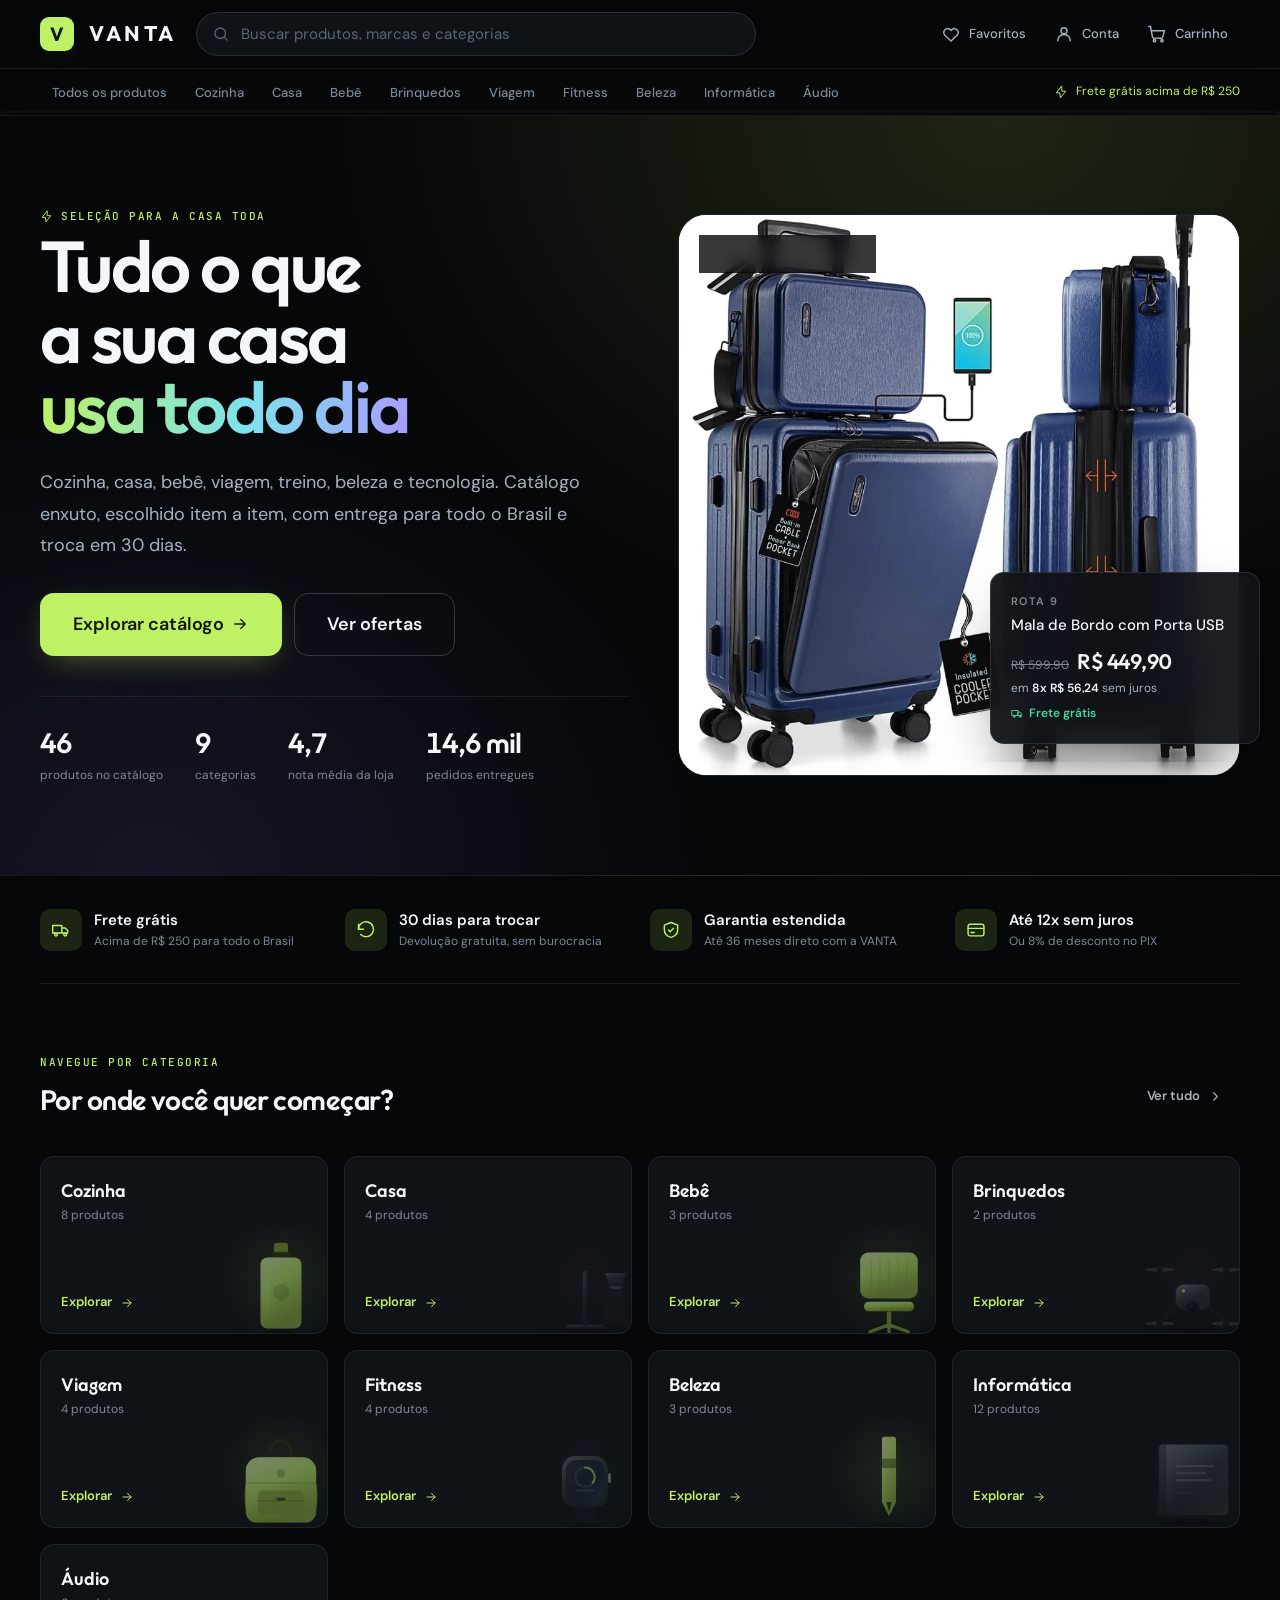
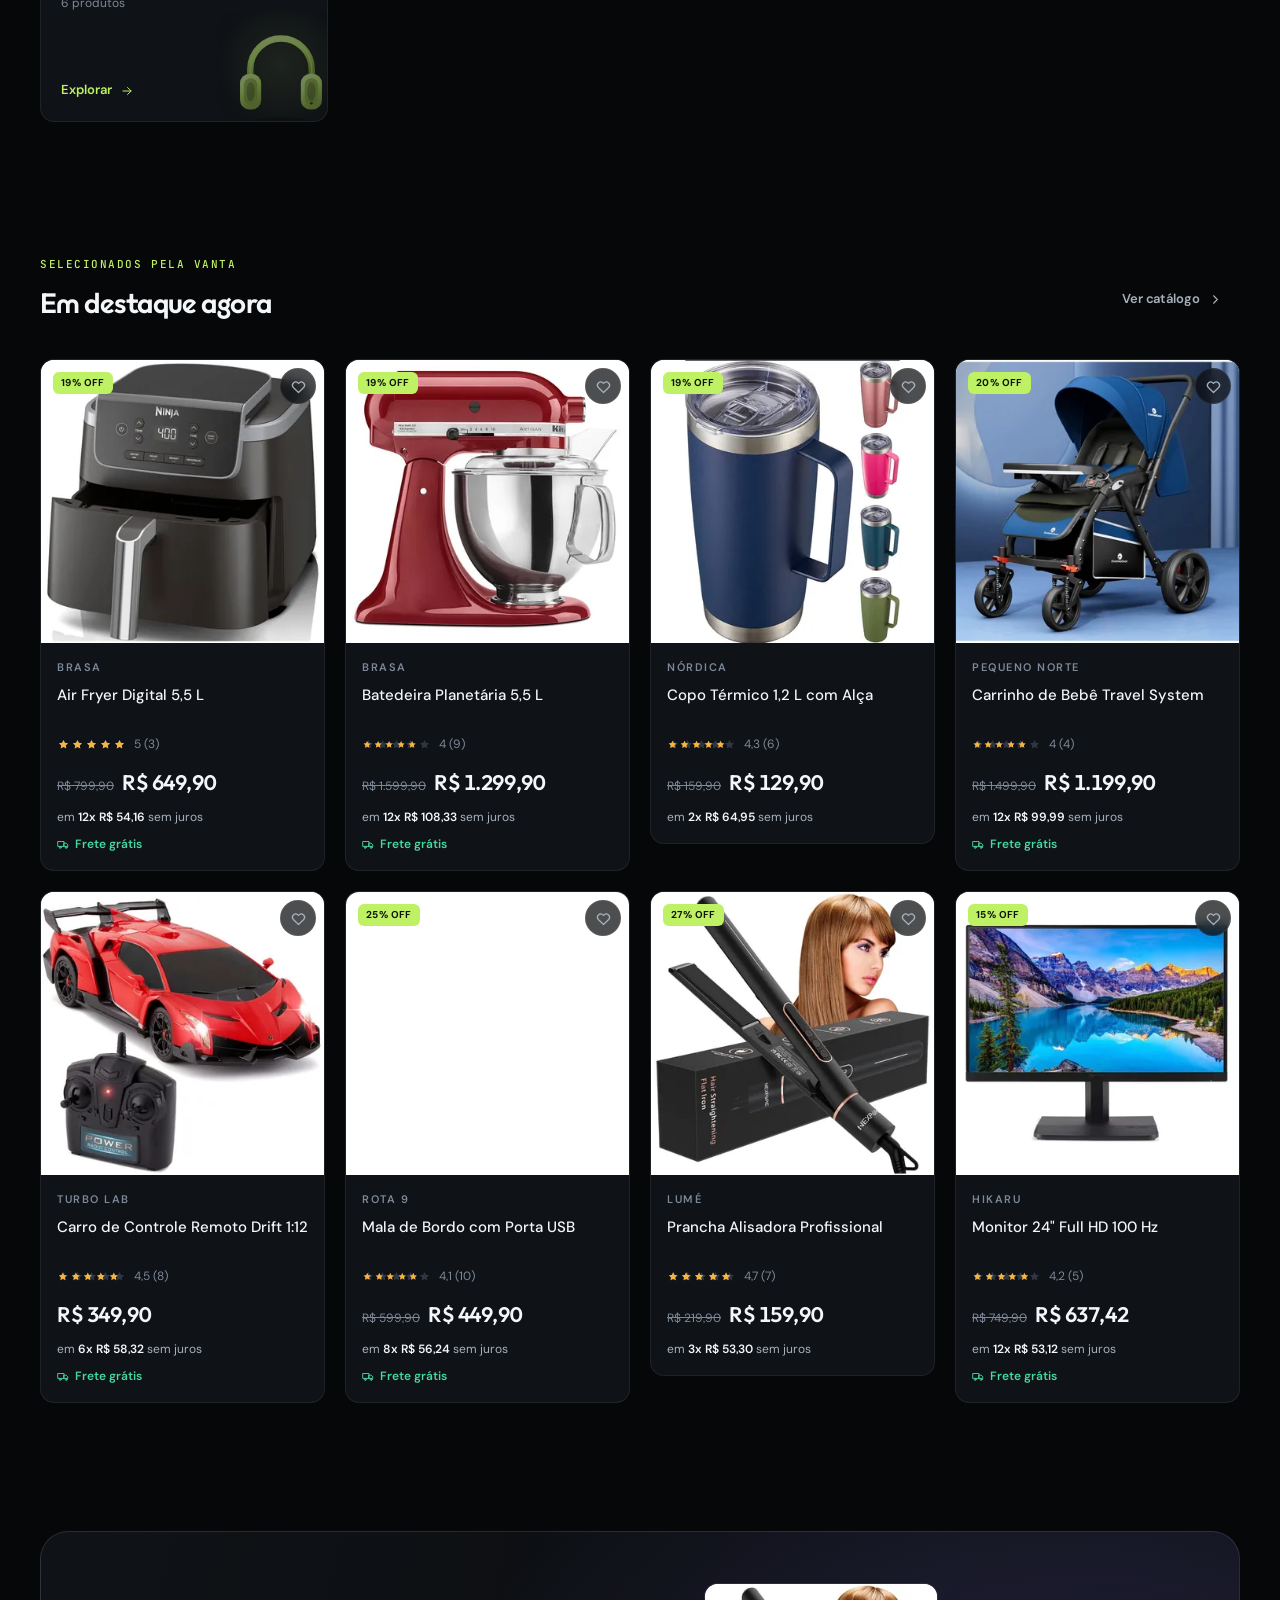
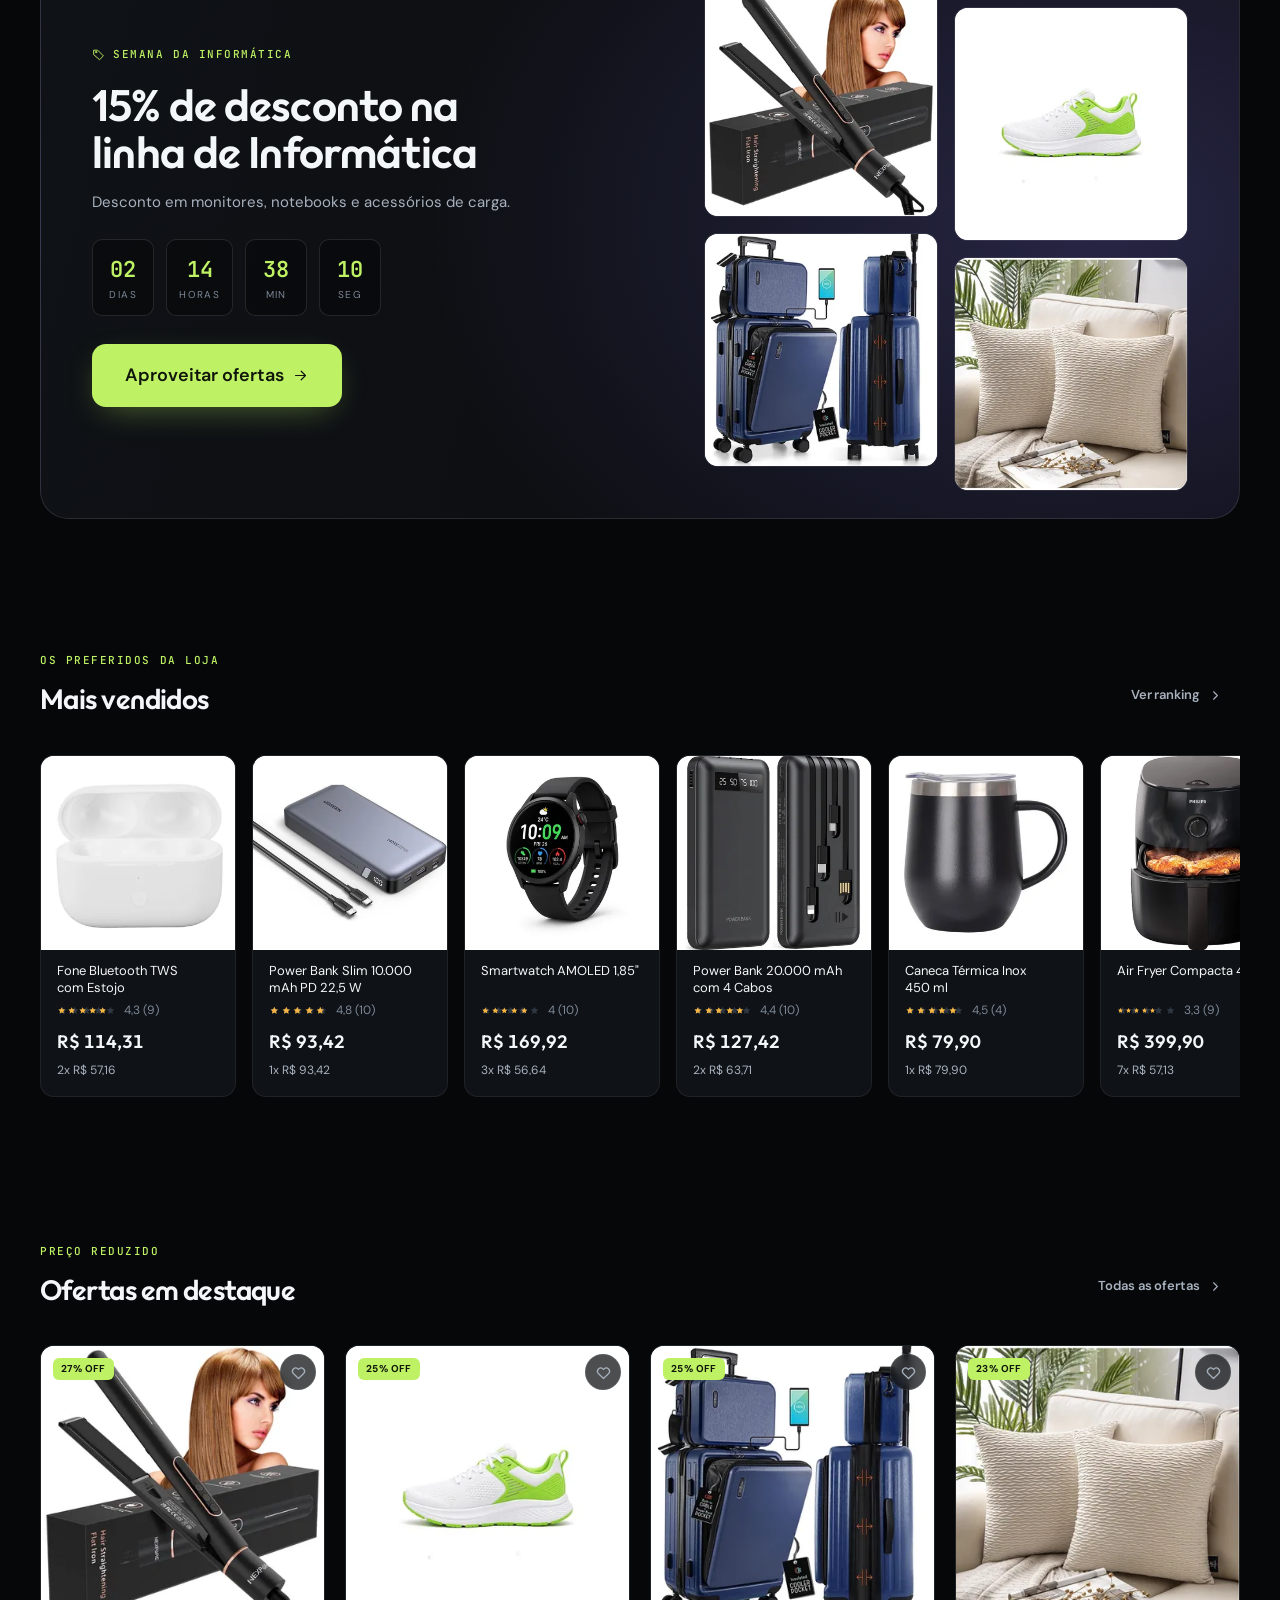
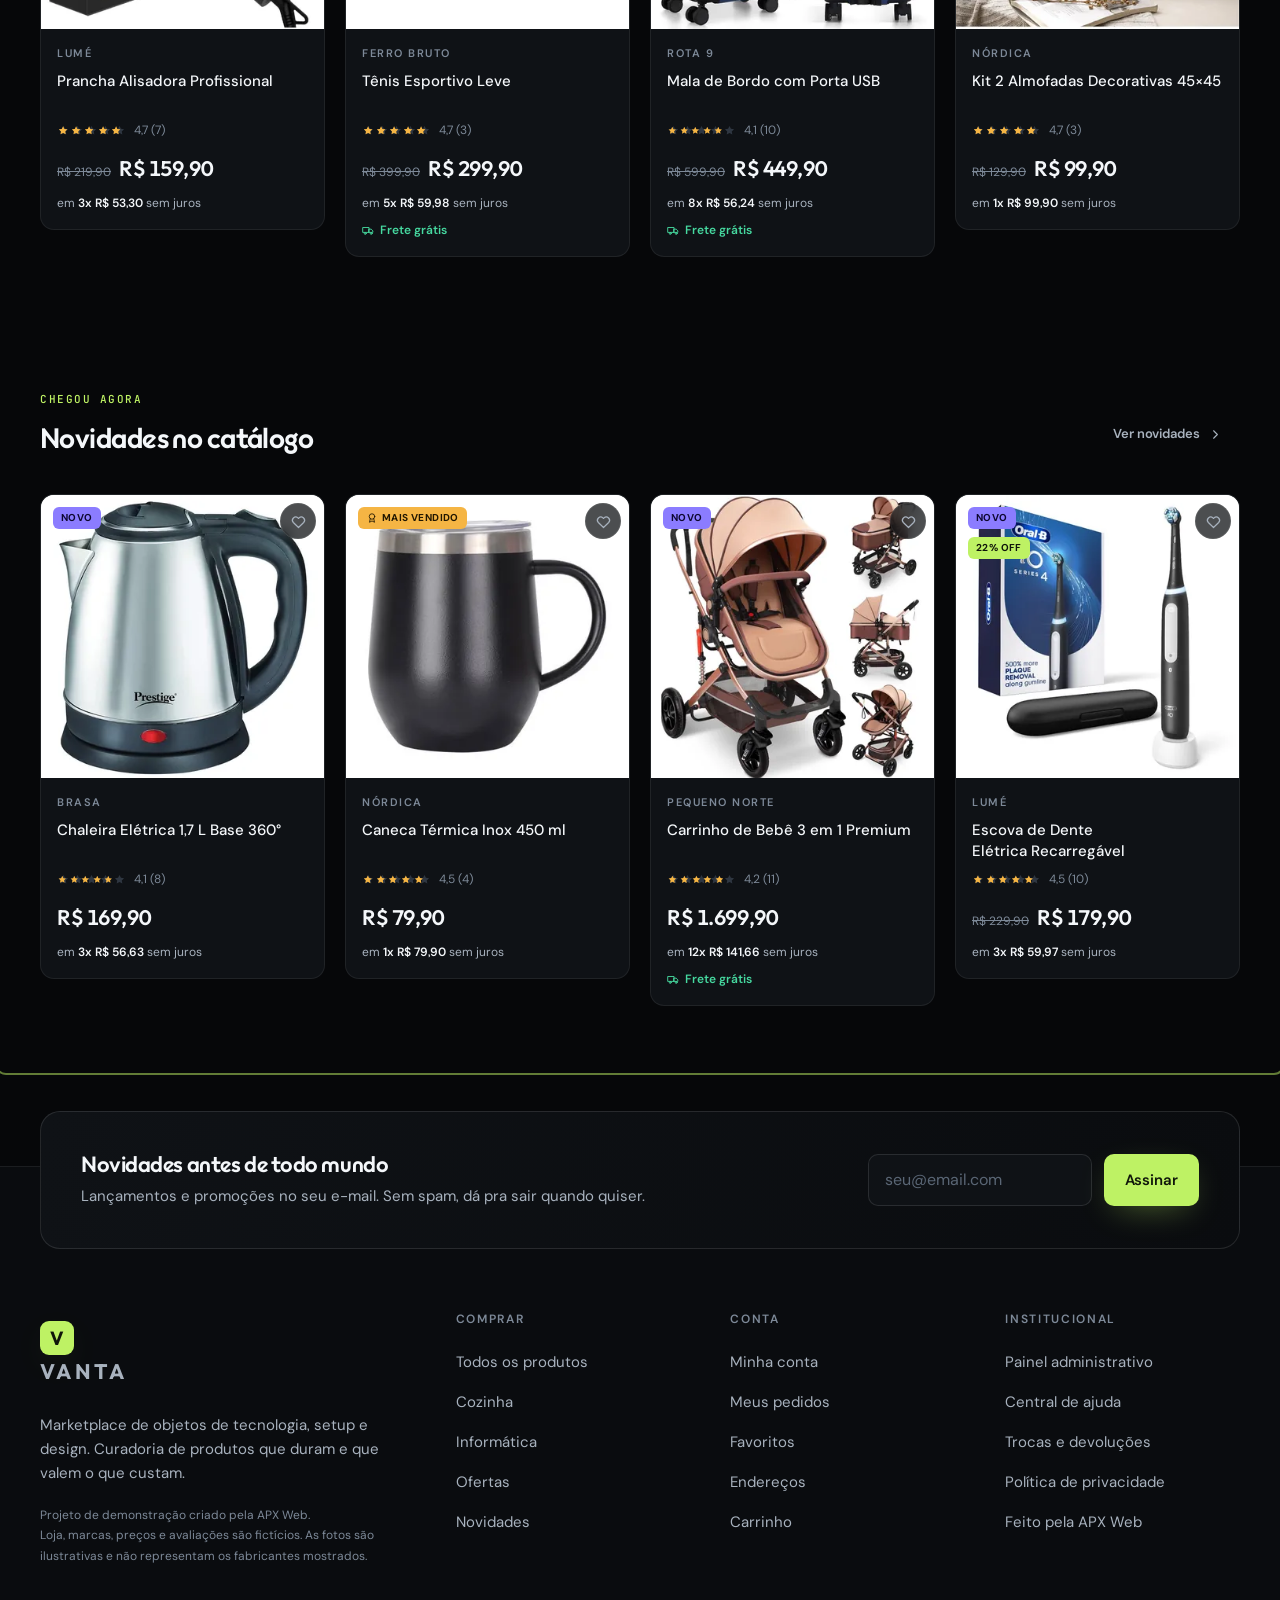
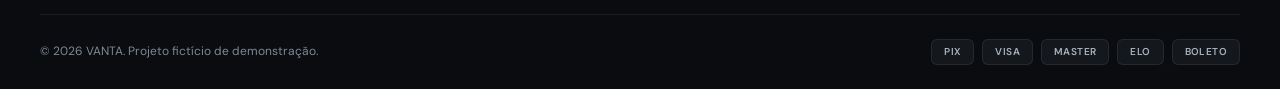
<file: portfolio-projects/vanta/index.html>
<!DOCTYPE html>
<html lang="pt-BR" class="no-js">
<head>
<meta charset="UTF-8">
<meta name="viewport" content="width=device-width, initial-scale=1">
<title>VANTA | Tecnologia, setup e design</title>
<meta name="description" content="VANTA é um marketplace fictício de objetos de tecnologia, acessórios, setup e design. Projeto de demonstração desenvolvido pela APX Web.">
<meta name="theme-color" content="#060709">

<meta property="og:type" content="website">
<meta property="og:title" content="VANTA | Tecnologia, setup e design">
<meta property="og:description" content="Marketplace fictício com catálogo, carrinho, checkout, área do cliente e painel administrativo completo. Demonstração da APX Web.">
<meta name="twitter:card" content="summary_large_image">
<meta name="twitter:title" content="VANTA | Tecnologia, setup e design">
<meta name="twitter:description" content="Marketplace fictício completo: catálogo, checkout, área do cliente e painel administrativo. Demonstração da APX Web.">

<link rel="icon" href="assets/img/favicon.svg" type="image/svg+xml">

<link rel="preconnect" href="https://fonts.googleapis.com">
<link rel="preconnect" href="https://fonts.gstatic.com" crossorigin>
<link href="https://fonts.googleapis.com/css2?family=Outfit:wght@400;500;600;700&family=DM+Sans:opsz,wght@9..40,400;9..40,500;9..40,700&family=JetBrains+Mono:wght@400;500;600&display=swap" rel="stylesheet">

<link rel="stylesheet" href="assets/css/tokens.css">
<link rel="stylesheet" href="assets/css/base.css">
<link rel="stylesheet" href="assets/css/components.css">
<link rel="stylesheet" href="assets/css/storefront.css">
<link rel="stylesheet" href="assets/css/pages.css">
<link rel="stylesheet" href="assets/css/admin.css">
</head>
<body>

<a class="skip-link" href="#conteudo">Pular para o conteúdo</a>

<div id="app">
  <main id="conteudo" tabindex="-1"></main>
</div>

<noscript>
  <div style="padding:48px 24px;text-align:center;max-width:560px;margin:0 auto">
    <h1 style="font-family:Outfit,sans-serif">VANTA</h1>
    <p style="color:#a8b2be;margin-top:12px">
      Esta demonstração precisa de JavaScript para funcionar: o catálogo, o carrinho
      e o painel administrativo rodam inteiramente no navegador.
    </p>
  </div>
</noscript>

<script type="module" src="assets/js/app.js"></script>
</body>
</html>
</file>
<file: portfolio-projects/barbearia/styles.css>
:root {
  --bg: #0b0a08;
  --bg-2: #110f0b;
  --surface: #17140f;
  --surface-2: #1e1a14;
  --line: rgba(241, 213, 150, 0.1);
  --line-strong: rgba(241, 213, 150, 0.24);
  --gold: #d9ab45;
  --gold-2: #f2c75c;
  --gold-ink: #1a1206;
  --cream: #f5eddd;
  --muted: #b5aa93;
  --muted-2: #8f8672;
  --wa: #25d366;
  --danger: #e0795b;

  --f-display: "Playfair Display", Georgia, serif;
  --f-label: "Oswald", "Arial Narrow", sans-serif;
  --f-body: "Manrope", "Segoe UI", system-ui, sans-serif;

  --container: 1320px;
  --gutter: clamp(20px, 4vw, 48px);
  --header-h: 84px;
  --r: 16px;
  --r-lg: 24px;
  --ease: cubic-bezier(0.16, 0.84, 0.44, 1);
  --shadow: 0 30px 80px -30px rgba(0, 0, 0, 0.85);
}

*, *::before, *::after { box-sizing: border-box; }

html { scroll-behavior: smooth; scroll-padding-top: 80px; }

body {
  margin: 0;
  background: var(--bg);
  color: var(--cream);
  font: 400 1rem/1.65 var(--f-body);
  -webkit-font-smoothing: antialiased;
  text-rendering: optimizeLegibility;
}

body.menu-open { overflow: hidden; }

img { max-width: 100%; display: block; height: auto; }
a { color: inherit; text-decoration: none; }
button { font: inherit; color: inherit; }
p { margin: 0; }
ul, ol { margin: 0; padding: 0; }

:focus-visible { outline: 2px solid var(--gold-2); outline-offset: 3px; border-radius: 8px; }

::selection { background: var(--gold); color: var(--gold-ink); }

.skip-link {
  position: absolute; left: 16px; top: -80px; z-index: 300;
  padding: 12px 18px; border-radius: 10px;
  background: var(--gold); color: var(--gold-ink); font-weight: 700;
}
.skip-link:focus { top: 16px; }

/* Faixa de aviso de projeto demonstrativo. A altura real dela vira --note-h
   (medida no script), porque o texto quebra em duas linhas em telas estreitas. */
.proposal-note {
  position: fixed; top: 0; left: 0; right: 0; z-index: 101;
  padding: 8px 16px; text-align: center;
  background: #171008; border-bottom: 1px solid var(--line);
  font-size: 0.8rem; color: var(--gold-2);
}

.container { width: 100%; max-width: var(--container); margin-inline: auto; padding-inline: var(--gutter); }
.section { position: relative; padding-block: clamp(84px, 10vw, 140px); }

.icon { width: 20px; height: 20px; flex-shrink: 0; fill: none; stroke: currentColor; stroke-width: 1.6; stroke-linecap: round; stroke-linejoin: round; }
.icon-fill { fill: currentColor; stroke: none; }

/* Tipografia ------------------------------------------------------------ */

.eyebrow {
  display: inline-flex; align-items: center; gap: 14px;
  margin-bottom: 20px;
  font: 500 0.78rem/1 var(--f-label); letter-spacing: 0.3em; text-transform: uppercase;
  color: var(--gold);
}
.eyebrow::before { content: ""; width: 32px; height: 1px; background: currentColor; }
.eyebrow-center::after { content: ""; width: 32px; height: 1px; background: currentColor; }

h1, h2, h3, h4 { margin: 0; font-family: var(--f-display); font-weight: 700; line-height: 1.08; letter-spacing: -0.01em; }
h2 { font-size: clamp(2.2rem, 4.6vw, 3.6rem); }
h1 em, h2 em { font-style: italic; font-weight: 600; color: var(--gold-2); }

.lead { max-width: 56ch; color: var(--muted); font-size: clamp(1rem, 1.3vw, 1.12rem); }

.section-head {
  display: flex; flex-wrap: wrap; align-items: flex-end; justify-content: space-between; gap: 28px 40px;
  margin-bottom: clamp(40px, 5vw, 64px);
}
.section-head .lead { margin-top: 18px; }
.section-head-center { justify-content: center; text-align: center; }
.section-head-center .eyebrow::after { content: ""; width: 32px; height: 1px; background: currentColor; }
.section-head-center .lead { margin-inline: auto; }

/* Botões ---------------------------------------------------------------- */

.btn {
  display: inline-flex; align-items: center; justify-content: center; gap: 10px;
  min-height: 54px; padding: 0 30px;
  border: 1px solid transparent; border-radius: 999px;
  font: 500 0.86rem/1 var(--f-label); letter-spacing: 0.14em; text-transform: uppercase;
  white-space: nowrap; cursor: pointer;
  transition: transform 0.3s var(--ease), background-color 0.25s ease, border-color 0.25s ease, color 0.25s ease, box-shadow 0.3s ease;
}
.btn .icon { width: 18px; height: 18px; transition: transform 0.3s var(--ease); }
.btn:hover > .icon:last-child { transform: translateX(3px); }
.btn:active { transform: translateY(0) scale(0.98); }

.btn-gold {
  background: linear-gradient(135deg, var(--gold-2), var(--gold));
  color: var(--gold-ink);
  box-shadow: 0 14px 34px -14px rgba(217, 171, 69, 0.6);
}
.btn-gold:hover { transform: translateY(-2px); box-shadow: 0 20px 44px -14px rgba(242, 199, 92, 0.75); }

.btn-line { border-color: var(--line-strong); color: var(--cream); background: rgba(11, 10, 8, 0.2); }
.btn-line:hover { border-color: var(--gold); color: var(--gold-2); transform: translateY(-2px); }

.btn-wa { background: var(--wa); color: #05260f; box-shadow: 0 14px 34px -16px rgba(37, 211, 102, 0.6); }
.btn-wa:hover { background: #34e07a; transform: translateY(-2px); }

.btn-sm { min-height: 44px; padding: 0 20px; font-size: 0.76rem; }
.btn-block { width: 100%; }

/* Status aberto/fechado ------------------------------------------------- */

.status-pill {
  display: inline-flex; align-items: center; gap: 8px;
  padding: 9px 16px; border: 1px solid var(--line); border-radius: 999px;
  font-size: 0.8rem; color: var(--muted); white-space: nowrap;
}
.status-pill [data-status-title] { color: var(--cream); font-weight: 600; }
.status-sep { color: var(--muted-2); }
.status-pill-lg { padding: 11px 18px; font-size: 0.88rem; }

.status-dot { width: 8px; height: 8px; border-radius: 50%; background: var(--muted-2); flex-shrink: 0; }
.is-open .status-dot { background: #3ddc84; animation: pulse 2s infinite; }
.is-closed .status-dot { background: var(--danger); }

@keyframes pulse {
  0% { box-shadow: 0 0 0 0 rgba(61, 220, 132, 0.55); }
  70% { box-shadow: 0 0 0 8px rgba(61, 220, 132, 0); }
  100% { box-shadow: 0 0 0 0 rgba(61, 220, 132, 0); }
}

/* Header ---------------------------------------------------------------- */

.site-header {
  position: fixed; top: var(--note-h, 0px); left: 0; right: 0; z-index: 100;
  height: var(--header-h);
  display: flex; align-items: center;
  border-bottom: 1px solid transparent;
  transition: height 0.35s var(--ease), background-color 0.35s ease, border-color 0.35s ease, top 0.2s ease;
}
.site-header.is-scrolled {
  height: 72px;
  background: rgba(11, 10, 8, 0.86);
  -webkit-backdrop-filter: blur(16px); backdrop-filter: blur(16px);
  border-color: var(--line);
}
.header-inner { display: flex; align-items: center; gap: 28px; }

.brand { display: inline-flex; align-items: center; gap: 12px; flex-shrink: 0; }
.brand img { width: 48px; height: 48px; border-radius: 50%; box-shadow: 0 0 0 1px var(--line-strong); }
.brand-text { display: flex; flex-direction: column; line-height: 1; }
.brand-text strong { font: 700 1.28rem/1 var(--f-display); }
.brand-text > span { margin-top: 6px; font: 500 0.6rem/1 var(--f-label); letter-spacing: 0.32em; text-transform: uppercase; color: var(--gold); }

.nav { display: flex; gap: 2px; margin-left: auto; }
.nav a {
  position: relative; padding: 12px 14px;
  font: 500 0.78rem/1 var(--f-label); letter-spacing: 0.16em; text-transform: uppercase;
  color: var(--muted); transition: color 0.2s ease;
}
.nav a::after {
  content: ""; position: absolute; left: 14px; right: 14px; bottom: 5px; height: 1px;
  background: var(--gold); transform: scaleX(0); transform-origin: left;
  transition: transform 0.35s var(--ease);
}
.nav a:hover, .nav a.is-active { color: var(--cream); }
.nav a:hover::after, .nav a.is-active::after { transform: scaleX(1); }

.header-actions { display: flex; align-items: center; gap: 14px; }

.menu-toggle {
  display: none; position: relative; width: 48px; height: 48px;
  border: 1px solid var(--line-strong); border-radius: 50%;
  background: rgba(11, 10, 8, 0.4); cursor: pointer;
}
.menu-toggle span {
  position: absolute; left: 15px; right: 15px; height: 1.5px; border-radius: 2px; background: var(--cream);
  transition: transform 0.35s var(--ease), top 0.35s var(--ease);
}
.menu-toggle span:nth-child(1) { top: 19px; }
.menu-toggle span:nth-child(2) { top: 27px; }
.menu-toggle[aria-expanded="true"] span:nth-child(1) { top: 23px; transform: rotate(45deg); }
.menu-toggle[aria-expanded="true"] span:nth-child(2) { top: 23px; transform: rotate(-45deg); }

.mobile-menu {
  position: fixed; inset: 0; z-index: 90;
  display: flex; flex-direction: column; justify-content: center;
  padding: 110px var(--gutter) 40px;
  background: rgba(11, 10, 8, 0.97);
  -webkit-backdrop-filter: blur(14px); backdrop-filter: blur(14px);
  opacity: 0; visibility: hidden;
  transition: opacity 0.35s ease, visibility 0.35s ease;
}
.mobile-menu.is-open { opacity: 1; visibility: visible; }
.mobile-menu nav { display: flex; flex-direction: column; }
.mobile-menu nav a {
  padding: 14px 0; border-bottom: 1px solid var(--line);
  font: 600 clamp(1.8rem, 7vw, 2.4rem)/1.2 var(--f-display);
  transform: translateY(16px); opacity: 0;
  transition: transform 0.5s var(--ease), opacity 0.5s ease, color 0.2s ease;
}
.mobile-menu.is-open nav a { transform: none; opacity: 1; }
.mobile-menu.is-open nav a:nth-child(2) { transition-delay: 0.04s; }
.mobile-menu.is-open nav a:nth-child(3) { transition-delay: 0.08s; }
.mobile-menu.is-open nav a:nth-child(4) { transition-delay: 0.12s; }
.mobile-menu.is-open nav a:nth-child(5) { transition-delay: 0.16s; }
.mobile-menu nav a:hover { color: var(--gold-2); }
.mobile-menu-foot { display: grid; gap: 12px; margin-top: 36px; }
.mobile-menu-foot p { margin-top: 6px; text-align: center; font-size: 0.86rem; color: var(--muted); }

/* Hero ------------------------------------------------------------------ */

.hero {
  position: relative; overflow: hidden;
  min-height: 100svh;
  display: flex; align-items: center;
  padding-block: calc(var(--header-h) + var(--note-h, 0px) + 48px) 96px;
  background:
    radial-gradient(55% 60% at 78% 42%, rgba(217, 171, 69, 0.15), transparent 70%),
    radial-gradient(40% 50% at 8% 95%, rgba(217, 171, 69, 0.07), transparent 70%),
    var(--bg);
}
.hero::before {
  content: ""; position: absolute; inset: 0; pointer-events: none; opacity: 0.4;
  background-image: linear-gradient(var(--line) 1px, transparent 1px), linear-gradient(90deg, var(--line) 1px, transparent 1px);
  background-size: 88px 88px;
  -webkit-mask-image: radial-gradient(70% 70% at 70% 40%, #000, transparent 75%);
  mask-image: radial-gradient(70% 70% at 70% 40%, #000, transparent 75%);
}
.hero-grid {
  position: relative;
  display: grid; grid-template-columns: minmax(0, 1.08fr) minmax(0, 0.92fr);
  gap: clamp(48px, 6vw, 110px); align-items: center;
}
.hero h1 { margin-bottom: 28px; font-size: clamp(3rem, 7vw, 6.4rem); line-height: 0.98; letter-spacing: -0.02em; }
.hero h1 em { display: block; }
.hero .lead { margin-bottom: 40px; font-size: clamp(1.05rem, 1.4vw, 1.2rem); }
.hero-actions { display: flex; flex-wrap: wrap; gap: 14px; }

.hero-facts {
  display: grid; grid-template-columns: repeat(3, max-content); gap: 20px 48px;
  margin-top: 56px; padding-top: 28px; border-top: 1px solid var(--line);
}
.hero-fact strong { display: flex; align-items: center; gap: 10px; font: 600 1.45rem/1.15 var(--f-display); }
.hero-fact > span { display: block; margin-top: 4px; font-size: 0.82rem; color: var(--muted); }
.hero-fact .star { width: 18px; height: 18px; color: var(--gold-2); }

.hero-visual { position: relative; justify-self: end; width: min(100%, 520px); }
.hero-photo {
  position: relative; overflow: hidden;
  aspect-ratio: 4 / 5; border-radius: 260px 260px 24px 24px;
  box-shadow: var(--shadow);
}
.hero-photo img { width: 100%; height: 100%; object-fit: cover; filter: saturate(0.92) contrast(1.05); animation: slow-zoom 20s ease-in-out infinite alternate; }
.hero-photo::after { content: ""; position: absolute; inset: 0; background: linear-gradient(180deg, transparent 55%, rgba(11, 10, 8, 0.7)); }
.hero-frame {
  position: absolute; inset: -16px 16px 16px -16px; pointer-events: none;
  border: 1px solid rgba(217, 171, 69, 0.45); border-radius: 260px 260px 24px 24px;
}
.hero-badge {
  position: absolute; left: -48px; bottom: 56px;
  width: 136px; height: 136px; border-radius: 50%;
  box-shadow: 0 0 0 1px var(--line-strong), 0 24px 60px -12px rgba(0, 0, 0, 0.85);
  animation: float 7s ease-in-out infinite;
}
.hero-price {
  position: absolute; right: -28px; top: 72px; min-width: 196px;
  padding: 16px 20px; border: 1px solid var(--line-strong); border-radius: 18px;
  background: rgba(23, 20, 15, 0.78);
  -webkit-backdrop-filter: blur(14px); backdrop-filter: blur(14px);
  box-shadow: var(--shadow);
  animation: float 8s ease-in-out -3s infinite;
  transition: border-color 0.3s ease;
}
.hero-price:hover { border-color: var(--gold); }
.hero-price small { font: 500 0.66rem/1 var(--f-label); letter-spacing: 0.24em; text-transform: uppercase; color: var(--gold); }
.hero-price strong { display: block; margin: 8px 0 4px; font: 600 1.12rem/1.2 var(--f-display); }
.hero-price span { font: 600 1.4rem/1 var(--f-display); color: var(--gold-2); }

.scroll-cue {
  position: absolute; left: 50%; bottom: 26px; transform: translateX(-50%);
  display: flex; flex-direction: column; align-items: center; gap: 10px;
  font: 500 0.64rem/1 var(--f-label); letter-spacing: 0.32em; text-transform: uppercase; color: var(--muted-2);
}
.scroll-cue::after { content: ""; width: 1px; height: 44px; background: linear-gradient(var(--gold), transparent); transform-origin: top; animation: cue 2.4s var(--ease) infinite; }

@keyframes float { 50% { transform: translateY(-10px); } }
@keyframes slow-zoom { from { transform: scale(1.02); } to { transform: scale(1.12); } }
@keyframes cue { 0% { transform: scaleY(0); opacity: 1; } 60% { transform: scaleY(1); opacity: 1; } 100% { transform: scaleY(1); opacity: 0; } }

/* Faixa rolante --------------------------------------------------------- */

.marquee { overflow: hidden; padding-block: 24px; background: var(--bg-2); border-block: 1px solid var(--line); }
.marquee-track { display: flex; width: max-content; animation: marquee 40s linear infinite; }
.marquee-group { display: flex; align-items: center; gap: 36px; padding-right: 36px; }
.marquee-item { font: 500 clamp(1.1rem, 2vw, 1.55rem)/1 var(--f-label); letter-spacing: 0.18em; text-transform: uppercase; white-space: nowrap; }
.marquee-item.outline { color: transparent; -webkit-text-stroke: 1px rgba(241, 213, 150, 0.6); }
.marquee-star { color: var(--gold); font-size: 0.9rem; }
@keyframes marquee { to { transform: translateX(-50%); } }

/* Serviços -------------------------------------------------------------- */

.filters { display: flex; flex-wrap: wrap; gap: 8px; }
.filter {
  min-height: 44px; padding: 0 20px;
  border: 1px solid var(--line); border-radius: 999px; background: transparent;
  font: 500 0.74rem/1 var(--f-label); letter-spacing: 0.16em; text-transform: uppercase;
  color: var(--muted); cursor: pointer;
  transition: color 0.2s ease, border-color 0.2s ease, background-color 0.2s ease;
}
.filter:hover { color: var(--cream); border-color: var(--line-strong); }
.filter[aria-pressed="true"] { background: var(--cream); border-color: var(--cream); color: var(--bg); }

.services-grid { display: grid; grid-template-columns: repeat(4, minmax(0, 1fr)); gap: 20px; }

.service-card {
  position: relative; overflow: hidden;
  display: flex; flex-direction: column;
  border: 1px solid var(--line); border-radius: var(--r-lg); background: var(--surface);
  transition: transform 0.5s var(--ease), border-color 0.3s ease, box-shadow 0.5s ease;
}
.service-card[hidden] { display: none; }
.service-card:hover { transform: translateY(-6px); border-color: rgba(217, 171, 69, 0.45); box-shadow: 0 34px 70px -34px rgba(0, 0, 0, 0.95); }

.service-media { position: relative; overflow: hidden; aspect-ratio: 4 / 3; }
.service-media img { width: 100%; height: 100%; object-fit: cover; filter: saturate(0.85); transition: transform 0.9s var(--ease), filter 0.5s ease; }
.service-card:hover .service-media img { transform: scale(1.07); filter: saturate(1); }
.service-media::after { content: ""; position: absolute; inset: 0; background: linear-gradient(180deg, transparent 45%, var(--surface)); }

.service-tag {
  position: absolute; top: 14px; left: 14px; z-index: 1;
  padding: 7px 12px; border: 1px solid var(--line-strong); border-radius: 999px;
  background: rgba(11, 10, 8, 0.72);
  -webkit-backdrop-filter: blur(8px); backdrop-filter: blur(8px);
  font: 500 0.62rem/1 var(--f-label); letter-spacing: 0.22em; text-transform: uppercase; color: var(--cream);
}
.service-tag.is-gold { background: var(--gold); border-color: var(--gold); color: var(--gold-ink); }

.service-body { flex: 1; display: flex; flex-direction: column; padding: 2px 22px 18px; }
.service-body h3 { margin-bottom: 6px; font-size: 1.36rem; }
.service-body p { margin-bottom: 18px; font-size: 0.9rem; color: var(--muted); }
.service-foot { margin-top: auto; padding-top: 14px; border-top: 1px solid var(--line); display: flex; align-items: center; justify-content: space-between; gap: 12px; }

.price { font: 600 1.6rem/1 var(--f-display); color: var(--gold-2); }
.price small { margin-right: 4px; font: 600 0.72rem/1 var(--f-body); color: var(--muted-2); vertical-align: 0.35em; }

.service-book {
  display: inline-flex; align-items: center; gap: 8px; min-height: 44px; padding: 0;
  border: 0; background: none; cursor: pointer;
  font: 500 0.74rem/1 var(--f-label); letter-spacing: 0.16em; text-transform: uppercase; color: var(--cream);
  transition: color 0.2s ease;
}
.service-book .icon { width: 16px; height: 16px; transition: transform 0.3s var(--ease); }
.service-book:hover { color: var(--gold-2); }
.service-book:hover .icon { transform: translateX(4px); }

.services-note { margin-top: 32px; text-align: center; font-size: 0.88rem; color: var(--muted-2); }

/* Sobre ----------------------------------------------------------------- */

.about { background: var(--bg-2); border-block: 1px solid var(--line); }
.about-grid { display: grid; grid-template-columns: minmax(0, 0.9fr) minmax(0, 1.1fr); gap: clamp(48px, 7vw, 110px); align-items: center; }

/* overflow hidden: os anéis giram e, girando, a caixa deles fica maior que o
   quadrado e empurra a página no celular. Como são círculos, recortar no
   limite do quadrado não muda nada visualmente. */
.emblem { position: relative; display: grid; place-items: center; width: min(100%, 500px); aspect-ratio: 1; margin-inline: auto; overflow: hidden; }
.emblem-ring { position: absolute; inset: 0; border: 1px dashed rgba(217, 171, 69, 0.35); border-radius: 50%; animation: spin 70s linear infinite; }
.emblem-ring.r2 { inset: 7%; border: 1px solid var(--line); animation: none; }
.emblem-ring.r3 { inset: 14%; border: 1px solid rgba(217, 171, 69, 0.2); animation-duration: 26s; animation-direction: reverse; animation-timing-function: linear; }
.emblem-ring.r3::before { content: ""; position: absolute; top: -5px; left: 50%; width: 10px; height: 10px; margin-left: -5px; border-radius: 50%; background: var(--gold-2); box-shadow: 0 0 18px var(--gold); }
.emblem img { position: relative; width: 64%; border-radius: 50%; box-shadow: 0 40px 90px -30px rgba(0, 0, 0, 0.95), 0 0 90px -20px rgba(217, 171, 69, 0.4); }
@keyframes spin { to { transform: rotate(360deg); } }

.about-copy > p { margin-top: 18px; max-width: 60ch; color: var(--muted); }
.about-copy .about-lede { margin-top: 24px; font-size: 1.14rem; color: var(--cream); }

.stats { display: grid; grid-template-columns: repeat(3, 1fr); margin-top: 40px; border: 1px solid var(--line); border-radius: var(--r); overflow: hidden; background: rgba(23, 20, 15, 0.5); }
.stat { padding: 26px 16px; text-align: center; }
.stat + .stat { border-left: 1px solid var(--line); }
.stat strong { display: block; font: 600 clamp(2rem, 3.4vw, 2.9rem)/1 var(--f-display); color: var(--gold-2); font-variant-numeric: tabular-nums; }
.stat span { display: block; margin-top: 10px; font: 500 0.68rem/1.3 var(--f-label); letter-spacing: 0.18em; text-transform: uppercase; color: var(--muted); }

.features { display: grid; grid-template-columns: repeat(2, minmax(0, 1fr)); gap: 14px; margin-top: 28px; }
.feature { display: flex; align-items: flex-start; gap: 14px; padding: 18px; border: 1px solid var(--line); border-radius: var(--r); background: var(--surface); transition: border-color 0.3s ease; }
.feature:hover { border-color: rgba(217, 171, 69, 0.35); }
.feature-icon { display: grid; place-items: center; width: 46px; height: 46px; border-radius: 12px; background: rgba(217, 171, 69, 0.1); color: var(--gold-2); flex-shrink: 0; }
.feature strong { display: block; margin-bottom: 2px; font: 600 1.02rem/1.3 var(--f-display); }
.feature span { font-size: 0.85rem; color: var(--muted); }

/* Agendamento ----------------------------------------------------------- */

.booking { background: radial-gradient(50% 40% at 50% 0%, rgba(217, 171, 69, 0.08), transparent 70%), var(--bg); }

.how { list-style: none; display: grid; grid-template-columns: repeat(3, minmax(0, 1fr)); gap: 16px; }
.how-item { display: flex; align-items: center; gap: 16px; padding: 18px 22px; border: 1px solid var(--line); border-radius: var(--r); background: var(--surface); }
.how-item b { font: 600 2rem/1 var(--f-display); color: transparent; -webkit-text-stroke: 1px var(--gold); }
.how-item strong { display: block; font-size: 0.96rem; }
.how-item span { font-size: 0.84rem; color: var(--muted); }

.booking-layout { display: grid; grid-template-columns: minmax(0, 1.55fr) minmax(0, 1fr); gap: 24px; align-items: start; margin-top: 24px; }

.bk-card { padding: clamp(22px, 3vw, 38px); border: 1px solid var(--line); border-radius: var(--r-lg); background: var(--surface); }
.bk-step { min-width: 0; margin: 0; padding: 0; border: 0; }
.bk-step + .bk-step { margin-top: 34px; padding-top: 34px; border-top: 1px solid var(--line); }
.bk-legend { display: flex; align-items: center; gap: 14px; margin-bottom: 20px; padding: 0; font: 600 1.3rem/1.2 var(--f-display); }
.bk-legend b { display: grid; place-items: center; width: 34px; height: 34px; border: 1px solid var(--gold); border-radius: 50%; font: 500 0.86rem/1 var(--f-label); color: var(--gold-2); }
.bk-sub { display: block; margin: 22px 0 12px; font: 500 0.7rem/1 var(--f-label); letter-spacing: 0.22em; text-transform: uppercase; color: var(--muted-2); }
.bk-step > .bk-sub:first-of-type { margin-top: 0; }

.svc-options { display: grid; grid-template-columns: repeat(2, minmax(0, 1fr)); gap: 10px; }
.chip {
  display: flex; align-items: center; justify-content: space-between; gap: 12px;
  width: 100%; min-height: 58px; padding: 12px 16px;
  border: 1px solid var(--line); border-radius: 14px; background: var(--bg-2);
  text-align: left; cursor: pointer;
  transition: border-color 0.2s ease, background-color 0.2s ease;
}
.chip:hover { border-color: var(--line-strong); }
.chip[aria-pressed="true"] { border-color: var(--gold); background: rgba(217, 171, 69, 0.1); }
.chip-left { display: flex; align-items: center; gap: 12px; min-width: 0; }
.chip-check { display: grid; place-items: center; width: 22px; height: 22px; border: 1px solid var(--line-strong); border-radius: 7px; color: var(--gold-ink); flex-shrink: 0; transition: background-color 0.2s ease, border-color 0.2s ease; }
.chip-check .icon { width: 14px; height: 14px; stroke-width: 2.6; opacity: 0; transform: scale(0.6); transition: opacity 0.2s ease, transform 0.25s var(--ease); }
.chip[aria-pressed="true"] .chip-check { background: var(--gold); border-color: var(--gold); }
.chip[aria-pressed="true"] .chip-check .icon { opacity: 1; transform: none; }
.chip-name { font-weight: 600; font-size: 0.94rem; }
.chip-price { font: 600 1.02rem/1 var(--f-display); color: var(--gold-2); white-space: nowrap; }

.date-scroller {
  display: flex; gap: 10px; overflow-x: auto;
  margin-inline: -4px; padding: 4px 4px 12px;
  scroll-snap-type: x proximity; scrollbar-width: thin; scrollbar-color: var(--line-strong) transparent;
}
.date-chip {
  flex: 0 0 76px; scroll-snap-align: start;
  display: flex; flex-direction: column; align-items: center; gap: 4px;
  padding: 12px 6px; border: 1px solid var(--line); border-radius: 14px; background: var(--bg-2);
  cursor: pointer; transition: border-color 0.2s ease, background-color 0.2s ease, color 0.2s ease;
}
.date-chip .dw { font: 500 0.66rem/1 var(--f-label); letter-spacing: 0.16em; text-transform: uppercase; color: var(--muted); }
.date-chip .dd { font: 600 1.55rem/1 var(--f-display); }
.date-chip .dm { font-size: 0.72rem; color: var(--muted-2); }
.date-chip:hover:not(:disabled) { border-color: var(--line-strong); }
.date-chip[aria-pressed="true"] { background: var(--gold); border-color: var(--gold); color: var(--gold-ink); }
.date-chip[aria-pressed="true"] .dw, .date-chip[aria-pressed="true"] .dm { color: rgba(26, 18, 6, 0.72); }
.date-chip:disabled { opacity: 0.38; cursor: not-allowed; }

.time-group + .time-group { margin-top: 18px; }
.time-group-title { display: flex; align-items: center; gap: 8px; margin-bottom: 10px; font: 500 0.68rem/1 var(--f-label); letter-spacing: 0.2em; text-transform: uppercase; color: var(--muted); }
.time-group-title .icon { width: 15px; height: 15px; color: var(--gold); }
.time-grid { display: grid; grid-template-columns: repeat(auto-fill, minmax(80px, 1fr)); gap: 8px; }
.time-chip {
  min-height: 46px; border: 1px solid var(--line); border-radius: 12px; background: var(--bg-2);
  font-weight: 600; font-size: 0.92rem; font-variant-numeric: tabular-nums; cursor: pointer;
  transition: border-color 0.2s ease, background-color 0.2s ease, color 0.2s ease;
}
.time-chip:hover:not(:disabled) { border-color: var(--gold); }
.time-chip[aria-pressed="true"] { background: var(--gold); border-color: var(--gold); color: var(--gold-ink); }
.time-chip:disabled { opacity: 0.3; cursor: not-allowed; text-decoration: line-through; }

.bk-empty { padding: 16px 18px; border: 1px dashed var(--line-strong); border-radius: 12px; font-size: 0.9rem; color: var(--muted-2); }

.field-grid { display: grid; grid-template-columns: repeat(2, minmax(0, 1fr)); gap: 16px; }
.field { display: flex; flex-direction: column; gap: 8px; }
.field-full { grid-column: 1 / -1; }
.field label { font: 500 0.7rem/1 var(--f-label); letter-spacing: 0.2em; text-transform: uppercase; color: var(--muted); }
.field label small { font: 400 0.78rem/1 var(--f-body); letter-spacing: 0; text-transform: none; color: var(--muted-2); }
.field input, .field textarea {
  width: 100%; padding: 15px 16px;
  border: 1px solid var(--line); border-radius: 12px; background: var(--bg-2);
  font: 500 1rem/1.4 var(--f-body); color: var(--cream);
  transition: border-color 0.2s ease, box-shadow 0.2s ease;
}
.field textarea { min-height: 92px; resize: vertical; }
.field input::placeholder, .field textarea::placeholder { color: #6f6757; }
.field input:focus, .field textarea:focus { outline: none; border-color: var(--gold); box-shadow: 0 0 0 3px rgba(217, 171, 69, 0.18); }
.field.has-error input { border-color: var(--danger); }

.bk-error { margin-top: 18px; padding: 12px 16px; border: 1px solid rgba(224, 121, 91, 0.45); border-radius: 12px; background: rgba(224, 121, 91, 0.1); font-size: 0.9rem; color: #f2b39f; }
.bk-submit { margin-top: 30px; min-height: 60px; font-size: 0.92rem; }
.bk-submit .icon { width: 22px; height: 22px; }
.bk-fineprint { margin-top: 14px; text-align: center; font-size: 0.82rem; color: var(--muted-2); }

.bk-aside { position: sticky; top: 92px; display: grid; gap: 16px; }
.summary {
  position: relative; overflow: hidden;
  padding: 28px; border: 1px solid rgba(217, 171, 69, 0.3); border-radius: var(--r-lg);
  background: linear-gradient(160deg, #211b12, var(--surface) 60%);
}
.summary::before { content: ""; position: absolute; top: -70px; right: -70px; width: 220px; height: 220px; border-radius: 50%; background: radial-gradient(rgba(217, 171, 69, 0.2), transparent 70%); pointer-events: none; }
.summary h3 { position: relative; margin-bottom: 20px; font-size: 1.45rem; }
.summary-list { position: relative; list-style: none; display: grid; gap: 14px; }
.summary-list li { display: flex; justify-content: space-between; gap: 16px; padding-bottom: 14px; border-bottom: 1px solid var(--line); font-size: 0.92rem; }
.summary-list li > span:first-child { display: flex; align-items: center; gap: 8px; color: var(--muted); flex-shrink: 0; }
.summary-list li > span:first-child .icon { width: 16px; height: 16px; color: var(--gold); }
.summary-list li > span:last-child { text-align: right; font-weight: 600; }
.summary-list .is-empty { font-weight: 500; color: var(--muted-2); }
.summary-total { position: relative; display: flex; align-items: baseline; justify-content: space-between; margin-top: 20px; }
.summary-total span { font: 500 0.72rem/1 var(--f-label); letter-spacing: 0.22em; text-transform: uppercase; color: var(--muted); }
.summary-total strong { font: 600 2.2rem/1 var(--f-display); color: var(--gold-2); font-variant-numeric: tabular-nums; }
.summary-note { position: relative; margin-top: 14px; font-size: 0.8rem; color: var(--muted-2); }

.my-bookings { padding: 24px; border: 1px solid var(--line); border-radius: var(--r-lg); background: var(--surface); }
.my-bookings[hidden] { display: none; }
.my-bookings h3 { margin-bottom: 14px; font-size: 1.12rem; }
.booking-item { padding: 14px 0; border-top: 1px solid var(--line); }
.booking-item:first-child { padding-top: 0; border-top: 0; }
.booking-item strong { display: block; font-size: 0.95rem; }
.booking-item > span { display: block; margin-top: 2px; font-size: 0.84rem; color: var(--muted); }
.booking-actions { display: flex; flex-wrap: wrap; gap: 8px; margin-top: 10px; }
.mini-btn {
  min-height: 38px; padding: 0 14px;
  border: 1px solid var(--line-strong); border-radius: 999px; background: transparent;
  font: 500 0.7rem/1 var(--f-label); letter-spacing: 0.14em; text-transform: uppercase; cursor: pointer;
  transition: border-color 0.2s ease, color 0.2s ease, background-color 0.2s ease;
}
.mini-btn:hover { border-color: var(--gold); color: var(--gold-2); }
.mini-btn.danger:hover, .mini-btn.danger[data-armed] { border-color: var(--danger); color: #f2b39f; }
.mini-btn.danger[data-armed] { background: rgba(224, 121, 91, 0.12); }

/* Avaliações ------------------------------------------------------------ */

.proof { padding-block: clamp(56px, 7vw, 92px); background: var(--bg-2); border-block: 1px solid var(--line); }
.proof-inner { display: grid; grid-template-columns: auto minmax(0, 1fr) auto; gap: 24px 48px; align-items: center; }
.proof-score { display: flex; align-items: center; gap: 20px; }
.proof-score > strong { font: 600 clamp(3.6rem, 6vw, 5.2rem)/1 var(--f-display); color: var(--gold-2); }
.stars { display: flex; gap: 4px; color: var(--gold-2); }
.stars .icon { width: 18px; height: 18px; }
.proof-score div > span:last-child { display: block; margin-top: 8px; font-size: 0.86rem; color: var(--muted); }
.proof-text h2 { font-size: clamp(1.7rem, 2.8vw, 2.4rem); }
.proof-text p { margin-top: 10px; color: var(--muted); }
.proof-actions { display: flex; flex-wrap: wrap; gap: 12px; }

/* Visite ---------------------------------------------------------------- */

.visit-grid { display: grid; grid-template-columns: minmax(0, 1fr) minmax(0, 1.15fr); gap: 24px; align-items: stretch; }
.visit-card { padding: clamp(24px, 3vw, 40px); border: 1px solid var(--line); border-radius: var(--r-lg); background: var(--surface); }

.hours { list-style: none; margin-top: 24px; }
.hours li { display: flex; align-items: center; justify-content: space-between; gap: 16px; padding: 17px 0; border-bottom: 1px solid var(--line); color: var(--muted); font-variant-numeric: tabular-nums; }
.hours li > span:first-child { display: flex; align-items: center; gap: 10px; font-weight: 500; color: var(--cream); }
.hours li.closed > span:last-child { color: #e9a08a; }
.hours li.is-today > span:last-child { color: var(--gold-2); font-weight: 600; }
.hours li.is-today > span:first-child::after {
  content: "Hoje"; padding: 4px 9px; border-radius: 999px;
  background: rgba(217, 171, 69, 0.14);
  font: 500 0.6rem/1 var(--f-label); letter-spacing: 0.18em; text-transform: uppercase; color: var(--gold-2);
}

.address { display: flex; gap: 14px; margin-top: 28px; }
.address .icon { margin-top: 3px; color: var(--gold); }
.address strong { display: block; font: 600 1.12rem/1.3 var(--f-display); }
.address span { font-size: 0.92rem; color: var(--muted); }
.visit-actions { display: flex; flex-wrap: wrap; gap: 10px; margin-top: 26px; }
.visit-fineprint { margin-top: 22px; font-size: 0.8rem; color: var(--muted-2); }

/* Mapa ilustrado — o endereço é fictício, então não faz sentido um mapa real. */
.map-illustration {
  position: relative; min-height: 440px; overflow: hidden;
  border: 1px solid var(--line); border-radius: var(--r-lg);
  background: radial-gradient(70% 70% at 50% 40%, rgba(217, 171, 69, 0.08), transparent 75%), var(--surface);
}
.map-grid {
  position: absolute; inset: 0; opacity: 0.55;
  background-image: linear-gradient(var(--line) 1px, transparent 1px), linear-gradient(90deg, var(--line) 1px, transparent 1px);
  background-size: 48px 48px;
  -webkit-mask-image: radial-gradient(68% 68% at 50% 45%, #000, transparent 78%);
  mask-image: radial-gradient(68% 68% at 50% 45%, #000, transparent 78%);
}
.map-street { position: absolute; background: var(--line-strong); opacity: 0.5; }
.map-street.s1 { left: 0; right: 0; top: 44%; height: 2px; }
.map-street.s2 { top: 0; bottom: 0; left: 38%; width: 2px; }
.map-pin { position: absolute; left: 38%; top: 44%; transform: translate(-50%, -100%); color: var(--gold-2); }
.map-pin .icon { width: 46px; height: 46px; filter: drop-shadow(0 14px 26px rgba(0, 0, 0, 0.7)); animation: float 5s ease-in-out infinite; }
.map-card {
  position: absolute; left: 16px; bottom: 16px; max-width: calc(100% - 32px);
  display: flex; align-items: center; gap: 12px;
  padding: 10px 18px 10px 10px; border: 1px solid var(--line-strong); border-radius: 999px;
  background: rgba(11, 10, 8, 0.86);
  -webkit-backdrop-filter: blur(10px); backdrop-filter: blur(10px);
  pointer-events: none;
}
.map-card img { width: 40px; height: 40px; border-radius: 50%; }
.map-card strong { display: block; font: 600 0.96rem/1.2 var(--f-display); }
.map-card span { font-size: 0.78rem; color: var(--muted); }

/* Dúvidas --------------------------------------------------------------- */

.faq { background: var(--bg-2); border-top: 1px solid var(--line); }
.faq-grid { display: grid; grid-template-columns: minmax(0, 0.8fr) minmax(0, 1.2fr); gap: clamp(40px, 6vw, 100px); align-items: start; }
.faq-intro .lead { margin: 18px 0 28px; }
.faq-list { border-top: 1px solid var(--line); }
.faq-item { border-bottom: 1px solid var(--line); }
.faq-item summary {
  display: flex; align-items: center; justify-content: space-between; gap: 20px;
  padding: 24px 0; list-style: none; cursor: pointer;
  font: 600 clamp(1.08rem, 1.6vw, 1.26rem)/1.35 var(--f-display);
  transition: color 0.2s ease;
}
.faq-item summary::-webkit-details-marker { display: none; }
.faq-item summary:hover { color: var(--gold-2); }
.faq-plus { position: relative; width: 38px; height: 38px; border: 1px solid var(--line-strong); border-radius: 50%; flex-shrink: 0; transition: background-color 0.3s ease, border-color 0.3s ease; }
.faq-plus::before, .faq-plus::after { content: ""; position: absolute; left: 50%; top: 50%; width: 12px; height: 1.5px; background: var(--gold-2); transform: translate(-50%, -50%); transition: transform 0.35s var(--ease), background-color 0.3s ease; }
.faq-plus::after { transform: translate(-50%, -50%) rotate(90deg); }
.faq-item[open] .faq-plus { background: var(--gold); border-color: var(--gold); }
.faq-item[open] .faq-plus::before, .faq-item[open] .faq-plus::after { background: var(--gold-ink); }
.faq-item[open] .faq-plus::after { transform: translate(-50%, -50%) rotate(0deg); }
.faq-answer { padding: 0 58px 26px 0; color: var(--muted); }
.faq-item[open] .faq-answer { animation: fade-down 0.4s var(--ease); }
.faq-answer a { color: var(--gold-2); text-decoration: underline; text-underline-offset: 3px; }
@keyframes fade-down { from { opacity: 0; transform: translateY(-6px); } to { opacity: 1; transform: none; } }

/* Chamada final --------------------------------------------------------- */

.final { position: relative; overflow: hidden; padding-block: clamp(110px, 13vw, 180px); text-align: center; background: var(--bg); }
.final-bg { position: absolute; inset: 0; background: url("assets/img/final-bg.webp") center 45% / cover no-repeat; opacity: 0.22; filter: grayscale(0.3); }
.final::after { content: ""; position: absolute; inset: 0; background: radial-gradient(60% 85% at 50% 50%, rgba(11, 10, 8, 0.35), var(--bg) 88%); }
.final .container { position: relative; z-index: 1; }
.final h2 { max-width: 16ch; margin-inline: auto; font-size: clamp(2.5rem, 5.6vw, 4.8rem); }
.final p { max-width: 44ch; margin: 22px auto 40px; font-size: 1.12rem; color: var(--muted); }
.final .hero-actions { justify-content: center; }

/* Rodapé ---------------------------------------------------------------- */

.site-footer { padding-top: clamp(64px, 8vw, 96px); background: #080706; border-top: 1px solid var(--line); }
.footer-grid { display: grid; grid-template-columns: 1.6fr 1fr 1fr; gap: 40px; }
.footer-brand p { max-width: 34ch; margin-top: 20px; font-size: 0.92rem; color: var(--muted); }
.footer-social { display: flex; gap: 10px; margin-top: 22px; }
.footer-social a { display: grid; place-items: center; width: 44px; height: 44px; border: 1px solid var(--line-strong); border-radius: 50%; transition: border-color 0.2s ease, color 0.2s ease, transform 0.3s var(--ease); }
.footer-social a:hover { border-color: var(--gold); color: var(--gold-2); transform: translateY(-2px); }
.footer-social .icon { width: 18px; height: 18px; }
.footer-col h4 { margin-bottom: 18px; font: 500 0.72rem/1 var(--f-label); letter-spacing: 0.24em; text-transform: uppercase; color: var(--gold); }
.footer-col ul { list-style: none; display: grid; gap: 10px; }
.footer-col li, .footer-col a { font-size: 0.92rem; color: var(--muted); }
.footer-col a { transition: color 0.2s ease; overflow-wrap: anywhere; }
.footer-col a:hover { color: var(--cream); }
.footer-bottom { display: flex; flex-wrap: wrap; justify-content: space-between; gap: 12px 24px; margin-top: 56px; padding-block: 24px; border-top: 1px solid var(--line); font-size: 0.82rem; color: var(--muted-2); }
.footer-bottom a { color: var(--muted); transition: color 0.2s ease; }
.footer-bottom a:hover { color: var(--gold-2); }

/* Flutuantes ------------------------------------------------------------ */

.wa-float {
  position: fixed; right: 20px; bottom: 20px; z-index: 80;
  display: grid; place-items: center; width: 60px; height: 60px; border-radius: 50%;
  background: var(--wa); color: #fff;
  box-shadow: 0 16px 36px -12px rgba(37, 211, 102, 0.65);
  transition: transform 0.3s var(--ease);
}
.wa-float::before { content: ""; position: absolute; inset: 0; border: 2px solid var(--wa); border-radius: 50%; animation: ring 2.6s var(--ease) infinite; }
.wa-float:hover { transform: scale(1.07); }
.wa-float .icon { width: 30px; height: 30px; }
@keyframes ring { from { transform: scale(1); opacity: 0.7; } to { transform: scale(1.55); opacity: 0; } }

.to-top {
  position: fixed; right: 28px; bottom: 96px; z-index: 80;
  display: grid; place-items: center; width: 44px; height: 44px;
  border: 1px solid var(--line-strong); border-radius: 50%;
  background: rgba(11, 10, 8, 0.82);
  -webkit-backdrop-filter: blur(8px); backdrop-filter: blur(8px);
  cursor: pointer; opacity: 0; visibility: hidden; transform: translateY(10px);
  transition: opacity 0.3s ease, visibility 0.3s ease, transform 0.3s var(--ease), border-color 0.2s ease;
}
.to-top.is-visible { opacity: 1; visibility: visible; transform: none; }
.to-top:hover { border-color: var(--gold); color: var(--gold-2); }

.toast {
  position: fixed; left: 50%; bottom: 28px; z-index: 150;
  display: flex; align-items: center; gap: 12px; max-width: calc(100% - 40px);
  padding: 14px 20px; border-radius: 14px;
  background: var(--cream); color: var(--bg); font-weight: 600; font-size: 0.92rem;
  box-shadow: var(--shadow);
  opacity: 0; visibility: hidden; transform: translate(-50%, 20px);
  transition: opacity 0.35s ease, visibility 0.35s ease, transform 0.35s var(--ease);
}
.toast.is-visible { opacity: 1; visibility: visible; transform: translate(-50%, 0); }
.toast .icon { color: #1c8f4c; stroke-width: 2.4; }

/* Animação de entrada --------------------------------------------------- */

.js .reveal { opacity: 0; transform: translateY(28px); transition: opacity 0.9s var(--ease), transform 0.9s var(--ease); transition-delay: var(--d, 0s); }
.js .reveal.is-visible { opacity: 1; transform: none; }

@media (prefers-reduced-motion: reduce) {
  html { scroll-behavior: auto; }
  *, *::before, *::after { animation-duration: 0.01ms !important; animation-iteration-count: 1 !important; transition-duration: 0.01ms !important; transition-delay: 0s !important; }
  .js .reveal { opacity: 1; transform: none; }
  .marquee-track { animation: none; }
}

/* Responsivo ------------------------------------------------------------ */

@media (max-width: 1320px) {
  .header-actions .status-pill { display: none; }
  .hero-price { right: -12px; }
}

@media (max-width: 1180px) {
  .services-grid { grid-template-columns: repeat(3, minmax(0, 1fr)); }
  .footer-grid { grid-template-columns: repeat(2, minmax(0, 1fr)); }
  .proof-inner { grid-template-columns: auto minmax(0, 1fr); }
  .proof-actions { grid-column: 1 / -1; }
}

@media (max-width: 1080px) {
  .nav { display: none; }
  .menu-toggle { display: inline-block; }
  .header-actions { margin-left: auto; }

  .hero { min-height: 0; }
  .hero-grid { grid-template-columns: minmax(0, 1fr); }
  .hero-visual { justify-self: center; width: min(100%, 440px); margin-top: 24px; }

  .about-grid, .faq-grid, .visit-grid, .booking-layout { grid-template-columns: minmax(0, 1fr); }
  .emblem { width: min(100%, 380px); }
  .bk-aside { position: static; }
  .services-grid { grid-template-columns: repeat(2, minmax(0, 1fr)); }
  .how { grid-template-columns: minmax(0, 1fr); }
}

@media (max-width: 640px) {
  :root { --header-h: 72px; }
  .site-header, .site-header.is-scrolled { height: 72px; }
  .btn-book { display: none; }
  .brand img { width: 42px; height: 42px; }
  .brand-text strong { font-size: 1.15rem; }

  .hero { padding-block: calc(var(--header-h) + var(--note-h, 0px) + 32px) 64px; }
  .hero h1 { font-size: clamp(2.7rem, 12.5vw, 3.6rem); }
  .hero-actions .btn { flex: 1 1 100%; }
  .hero-facts { grid-template-columns: repeat(2, minmax(0, 1fr)); gap: 20px 24px; margin-top: 40px; }
  .hero-badge { left: -6px; bottom: 28px; width: 96px; height: 96px; }
  .hero-price { right: -6px; top: 32px; min-width: 0; padding: 12px 16px; }
  .hero-frame { inset: -10px 10px 10px -10px; }
  .scroll-cue { display: none; }

  .section-head { margin-bottom: 32px; }
  .filters { flex-wrap: nowrap; overflow-x: auto; width: 100%; margin-inline: calc(var(--gutter) * -1); padding: 2px var(--gutter) 6px; scrollbar-width: none; }
  .filters::-webkit-scrollbar { display: none; }
  .filter { flex-shrink: 0; }
  .services-grid { grid-template-columns: minmax(0, 1fr); }

  .stats { grid-template-columns: repeat(3, minmax(0, 1fr)); }
  .stat { padding: 20px 6px; }
  .stat span { letter-spacing: 0.08em; }
  .features { grid-template-columns: minmax(0, 1fr); }

  .svc-options, .field-grid { grid-template-columns: minmax(0, 1fr); }
  .summary { padding: 22px; }

  .proof-inner { grid-template-columns: minmax(0, 1fr); }
  .proof-actions .btn { flex: 1 1 100%; }
  .visit-actions .btn { flex: 1 1 auto; }
  .map { min-height: 340px; }
  .faq-answer { padding-right: 0; }
  .final .hero-actions .btn { flex: 1 1 100%; }
  .footer-grid { grid-template-columns: minmax(0, 1fr); }
  .footer-bottom { flex-direction: column; }
  .wa-float { right: 16px; bottom: 16px; width: 56px; height: 56px; }
  .to-top { right: 22px; bottom: 84px; }
}
</file>
<file: portfolio-projects/norte/assets/css/tokens.css>
/* ============================================================
   NORTE — Design tokens
   Duas camadas: primitivas (valores crus, nunca usadas direto
   em componente) e semanticas (o que o componente consome).
   O NORTE e escuro por definicao: existe uma paleta so.
   ============================================================ */

:root {
  /* ---------- PRIMITIVAS: cor ---------- */
  /* Tinta: cinza-azulado frio, do quase-preto ao quase-branco */
  --ink-950: #070915;
  --ink-900: #0D1020;
  --ink-850: #12162a;
  --ink-800: #191E34;
  --ink-700: #262C46;
  --ink-600: #373E5C;
  --ink-500: #4D5578;
  --ink-400: #6B7496;
  --ink-300: #929AB6;
  --ink-250: #AFB6CC;
  --ink-200: #C7CDDD;
  --ink-150: #DEE2EC;
  --ink-100: #EAEDF4;
  --ink-75:  #F1F4F9;
  --ink-50:  #F7F9FC;
  --ink-25:  #FBFCFE;
  --branco:  #FFFFFF;

  /* Marca: indigo eletrico */
  --marca-800: #043F49;
  --marca-700: #045562;
  --marca-600: #046776;
  --marca-500: #067C8E;
  --marca-400: #1DADC3;
  --marca-300: #54CCDE;
  --marca-200: #A3E1EB;
  --marca-100: #D8F4F9;
  --marca-50:  #EDFAFC;

  /* Apoio para dado e estado */
  --teal-600:  #0B857E;
  --teal-500:  #0FA9A0;
  --teal-100:  #D6F5F2;
  --verde-600: #128856;
  --verde-500: #17A86A;
  --verde-100: #D8F5E6;
  --ambar-600: #C77E0A;
  --ambar-500: #F2A21B;
  --ambar-100: #FDEFD4;
  --rosa-600:  #C5373C;
  --rosa-500:  #E5484D;
  --rosa-100:  #FCE0E1;
  --violeta-500: #8B5CF6;
  --violeta-100: #EDE6FE;
  --ciano-500: #18A0E8;
  --ciano-100: #D9EEFB;

  /* ---------- PRIMITIVAS: espaco (4pt) ---------- */
  --sp-0: 0;
  --sp-1: 4px;
  --sp-2: 8px;
  --sp-3: 12px;
  --sp-4: 16px;
  --sp-5: 20px;
  --sp-6: 24px;
  --sp-7: 28px;
  --sp-8: 32px;
  --sp-9: 36px;
  --sp-10: 40px;
  --sp-11: 44px;
  --sp-12: 48px;
  --sp-14: 56px;
  --sp-16: 64px;
  --sp-20: 80px;
  --sp-24: 96px;
  --sp-32: 128px;

  /* ---------- PRIMITIVAS: raio ---------- */
  --r-xs: 6px;
  --r-sm: 10px;
  --r-md: 14px;
  --r-lg: 20px;
  --r-xl: 28px;
  --r-full: 999px;

  /* ---------- PRIMITIVAS: tipografia ---------- */
  --fonte-display: 'Space Grotesk', 'Segoe UI', system-ui, sans-serif;
  --fonte-texto: 'Inter', 'Segoe UI', system-ui, sans-serif;
  --fonte-mono: 'IBM Plex Mono', 'SF Mono', Consolas, monospace;

  --fs-2xs: 0.6875rem;  /* 11 */
  --fs-xs:  0.75rem;    /* 12 */
  --fs-sm:  0.8125rem;  /* 13 */
  --fs-base: 0.9375rem; /* 15 */
  --fs-md:  1rem;       /* 16 */
  --fs-lg:  1.125rem;   /* 18 */
  --fs-xl:  1.375rem;   /* 22 */
  --fs-2xl: 1.75rem;    /* 28 */
  --fs-3xl: 2.25rem;    /* 36 */
  --fs-4xl: 3rem;       /* 48 */
  --fs-5xl: 3.75rem;    /* 60 */

  --lh-tight: 1.1;
  --lh-titulo: 1.2;
  --lh-normal: 1.5;
  --lh-solto: 1.7;

  /* ---------- PRIMITIVAS: sombra ---------- */
  --sh-1: 0 1px 2px rgba(0, 0, 0, 0.4);
  --sh-2: 0 2px 8px rgba(0, 0, 0, 0.45);
  --sh-3: 0 10px 28px rgba(0, 0, 0, 0.5);
  --sh-4: 0 20px 52px rgba(0, 0, 0, 0.55);
  --sh-5: 0 34px 84px rgba(0, 0, 0, 0.62);
  --sh-marca: 0 10px 30px rgba(6, 124, 142, 0.30);

  /* ---------- PRIMITIVAS: tempo ---------- */
  --dur-instant: 90ms;
  --dur-fast: 150ms;
  --dur-base: 240ms;
  --dur-slow: 380ms;
  --dur-slower: 600ms;
  --ease-out: cubic-bezier(0.22, 1, 0.36, 1);
  --ease-in-out: cubic-bezier(0.65, 0, 0.35, 1);
  --ease-mola: cubic-bezier(0.34, 1.56, 0.64, 1);

  /* ---------- PRIMITIVAS: camada ---------- */
  --z-base: 1;
  --z-sticky: 20;
  --z-header: 40;
  --z-drawer: 60;
  --z-modal: 80;
  --z-toast: 100;

  /* ---------- SEMANTICAS: superficie ---------- */
  --sup-canvas: var(--ink-950);
  --sup-base: var(--ink-900);
  --sup-elevada: var(--ink-850);
  --sup-afundada: var(--ink-950);
  --sup-inversa: var(--ink-800);
  --sup-inversa-2: var(--ink-700);
  --sup-marca-fraca: rgba(6, 124, 142, 0.16);
  --sup-vidro: rgba(18, 22, 42, 0.72);
  --sup-vidro-escuro: rgba(7, 9, 21, 0.7);

  /* ---------- SEMANTICAS: texto ---------- */
  --txt-forte: #F5F7FC;
  --txt-base: var(--ink-200);
  --txt-suave: var(--ink-300);
  --txt-fraco: var(--ink-400);
  --txt-inverso: var(--ink-900);
  --txt-inverso-suave: var(--ink-600);
  --txt-marca: var(--marca-300);
  --txt-sobre-marca: var(--ink-950);

  /* ---------- SEMANTICAS: borda ---------- */
  --bd-sutil: rgba(255, 255, 255, 0.07);
  --bd-base: rgba(255, 255, 255, 0.11);
  --bd-forte: rgba(255, 255, 255, 0.18);
  --bd-marca: var(--marca-500);
  --bd-inversa: rgba(255, 255, 255, 0.12);

  /* ---------- SEMANTICAS: marca e estado ---------- */
  --acento: var(--marca-400);
  --acento-hover: var(--marca-300);
  --acento-ativo: var(--marca-200);
  --acento-fraco: rgba(6, 124, 142, 0.18);
  --acento-medio: rgba(6, 124, 142, 0.30);

  --ok: var(--verde-500);
  --ok-fraco: rgba(23, 168, 106, 0.16);
  --aviso: var(--ambar-500);
  --aviso-fraco: rgba(242, 162, 27, 0.16);
  --erro: var(--rosa-500);
  --erro-fraco: rgba(229, 72, 77, 0.16);
  --info: var(--ciano-500);
  --info-fraco: rgba(24, 160, 232, 0.16);

  /* ---------- SEMANTICAS: dado (graficos) ---------- */
  /* A marca e um petroleo: teal ficaria vizinha demais dela numa
     mesma legenda, entao a serie usa verde no lugar. A ordem
     alterna familia de cor para duas fatias seguidas nunca se
     confundirem. */
  --dado-1: var(--marca-500);
  --dado-2: var(--ambar-500);
  --dado-3: var(--violeta-500);
  --dado-4: var(--verde-500);
  --dado-5: var(--rosa-500);
  --dado-6: var(--ciano-500);
  --grade-grafico: rgba(255, 255, 255, 0.08);

  /* ---------- SEMANTICAS: layout ---------- */
  --shell-max: 1240px;
  --shell-larga: 1440px;
  --header-h: 68px;
  --barra-mobile-h: 64px;
  --foco: 0 0 0 3px rgba(6, 124, 142, 0.48), 0 0 0 1px var(--marca-300);
}
</file>
<file: portfolio-projects/norte/assets/css/base.css>
/* ============================================================
   NORTE — Base: reset, tipografia, utilidades, acessibilidade
   ============================================================ */

*, *::before, *::after { box-sizing: border-box; }

* { margin: 0; padding: 0; }

html {
  -webkit-text-size-adjust: 100%;
  scroll-behavior: smooth;
  scrollbar-gutter: stable;
}

@media (prefers-reduced-motion: reduce) {
  html { scroll-behavior: auto; }
  *, *::before, *::after {
    animation-duration: 0.001ms !important;
    animation-iteration-count: 1 !important;
    transition-duration: 0.001ms !important;
    scroll-behavior: auto !important;
  }
}

body {
  font-family: var(--fonte-texto);
  font-size: var(--fs-base);
  line-height: var(--lh-normal);
  color: var(--txt-base);
  background: var(--sup-canvas);
  -webkit-font-smoothing: antialiased;
  -moz-osx-font-smoothing: grayscale;
  min-height: 100dvh;
  transition: background var(--dur-base) var(--ease-out),
              color var(--dur-base) var(--ease-out);
}

/* Um unico lugar decide o que esta escondido. Sem isso, qualquer
   `display` de componente ganha do atributo [hidden]. */
[hidden] { display: none !important; }

h1, h2, h3, h4, h5 {
  font-family: var(--fonte-display);
  color: var(--txt-forte);
  line-height: var(--lh-titulo);
  font-weight: 600;
  letter-spacing: -0.02em;
  text-wrap: balance;
}

h1 { font-size: var(--fs-3xl); letter-spacing: -0.035em; }
h2 { font-size: var(--fs-2xl); letter-spacing: -0.03em; }
h3 { font-size: var(--fs-xl); }
h4 { font-size: var(--fs-lg); }
h5 { font-size: var(--fs-md); }

p { text-wrap: pretty; }

a { color: inherit; text-decoration: none; }

button, input, select, textarea {
  font: inherit;
  color: inherit;
  background: none;
  border: none;
}

button { cursor: pointer; }
button:disabled { cursor: not-allowed; }

img, svg, video { display: block; max-width: 100%; }
svg { flex-shrink: 0; }

ul, ol { list-style: none; }

table { border-collapse: collapse; width: 100%; }

/* Numeros em coluna nao podem dancar ao trocar de valor */
.tabular, .preco, td.num, th.num, .stat__n, .kpi__n {
  font-variant-numeric: tabular-nums;
}

:focus { outline: none; }
:focus-visible {
  outline: none;
  box-shadow: var(--foco);
  border-radius: var(--r-xs);
}

::selection { background: var(--marca-200); color: var(--ink-900); }

/* ---------- Estrutura ---------- */
.shell {
  width: 100%;
  max-width: var(--shell-max);
  margin-inline: auto;
  padding-inline: var(--sp-6);
}

.shell--larga { max-width: var(--shell-larga); }

.secao { padding-block: var(--sp-20); }
.secao--curta { padding-block: var(--sp-12); }

.pilha { display: grid; gap: var(--sp-4); }
.pilha--sm { gap: var(--sp-2); }
.pilha--lg { gap: var(--sp-8); }

.linha { display: flex; align-items: center; gap: var(--sp-3); }
.linha--entre { justify-content: space-between; }
.linha--quebra { flex-wrap: wrap; }

.grade-auto {
  display: grid;
  gap: var(--sp-5);
  grid-template-columns: repeat(auto-fill, minmax(min(260px, 100%), 1fr));
}

/* ---------- Texto utilitario ---------- */
.dim { color: var(--txt-suave); }
.fraco { color: var(--txt-fraco); }
.forte { color: var(--txt-forte); }
.mono { font-family: var(--fonte-mono); }
.centro { text-align: center; }

.sobrancelha {
  display: inline-flex;
  align-items: center;
  gap: var(--sp-2);
  font-family: var(--fonte-mono);
  font-size: var(--fs-2xs);
  font-weight: 500;
  letter-spacing: 0.14em;
  text-transform: uppercase;
  color: var(--txt-marca);
}

.titulo-secao {
  font-size: var(--fs-2xl);
  margin-top: var(--sp-3);
}

.lead {
  font-size: var(--fs-md);
  color: var(--txt-suave);
  max-width: 62ch;
  line-height: var(--lh-solto);
}

.cortar {
  overflow: hidden;
  text-overflow: ellipsis;
  white-space: nowrap;
}

.cortar-2 {
  display: -webkit-box;
  -webkit-line-clamp: 2;
  -webkit-box-orient: vertical;
  overflow: hidden;
}

.cortar-3 {
  display: -webkit-box;
  -webkit-line-clamp: 3;
  -webkit-box-orient: vertical;
  overflow: hidden;
}

/* URLs, ids e conteudo do usuario precisam poder quebrar */
.quebravel { overflow-wrap: anywhere; min-width: 0; }

/* ---------- Acessibilidade ---------- */
.so-leitor {
  position: absolute;
  width: 1px; height: 1px;
  /* Um <table> ignora width:1px e cresce ate o conteudo; o teto
     e o clip-path seguram qualquer elemento, inclusive tabela. */
  max-width: 1px; max-height: 1px;
  padding: 0; margin: -1px;
  overflow: hidden;
  clip: rect(0 0 0 0);
  clip-path: inset(50%);
  white-space: nowrap;
  border: 0;
}

.pular-link {
  position: fixed;
  top: var(--sp-3);
  left: var(--sp-3);
  z-index: var(--z-toast);
  padding: var(--sp-3) var(--sp-5);
  background: var(--acento);
  color: var(--txt-sobre-marca);
  border-radius: var(--r-sm);
  font-weight: 600;
  transform: translateY(-160%);
  transition: transform var(--dur-fast) var(--ease-out);
}
.pular-link:focus-visible { transform: translateY(0); }

/* ---------- Animacao de entrada ---------- */
[data-anim] {
  opacity: 0;
  transform: translateY(14px);
}

[data-anim].vis {
  opacity: 1;
  transform: none;
  transition: opacity var(--dur-slow) var(--ease-out),
              transform var(--dur-slow) var(--ease-out);
  transition-delay: calc(var(--atraso, 0) * 60ms);
}

@media (prefers-reduced-motion: reduce) {
  [data-anim] { opacity: 1; transform: none; }
}

/* ---------- Barra de rolagem ---------- */
* { scrollbar-width: thin; scrollbar-color: var(--bd-forte) transparent; }
*::-webkit-scrollbar { width: 10px; height: 10px; }
*::-webkit-scrollbar-track { background: transparent; }
*::-webkit-scrollbar-thumb {
  background: var(--bd-forte);
  border-radius: var(--r-full);
  border: 3px solid transparent;
  background-clip: content-box;
}
*::-webkit-scrollbar-thumb:hover { background-color: var(--ink-300); background-clip: content-box; }

/* Trava a rolagem quando modal/drawer esta aberto */
body.travado { overflow: hidden; }

/* ---------- Responsivo base ---------- */
@media (max-width: 900px) {
  h1 { font-size: var(--fs-2xl); }
  h2 { font-size: var(--fs-xl); }
  .secao { padding-block: var(--sp-14); }
  .shell { padding-inline: var(--sp-4); }
}
</file>
<file: portfolio-projects/norte/assets/css/components.css>
/* ============================================================
   NORTE — Componentes reutilizaveis
   ============================================================ */

/* ============ BOTAO ============ */
.btn {
  position: relative;
  display: inline-flex;
  align-items: center;
  justify-content: center;
  gap: var(--sp-2);
  min-height: 44px;
  padding: 0 var(--sp-5);
  border-radius: var(--r-sm);
  font-size: var(--fs-base);
  font-weight: 600;
  letter-spacing: -0.01em;
  white-space: nowrap;
  border: 1px solid transparent;
  cursor: pointer;
  transition: background var(--dur-fast) var(--ease-out),
              border-color var(--dur-fast) var(--ease-out),
              color var(--dur-fast) var(--ease-out),
              box-shadow var(--dur-fast) var(--ease-out),
              transform var(--dur-instant) var(--ease-out);
}

.btn:active:not(:disabled) { transform: scale(0.975); }

.btn:disabled, .btn[aria-disabled="true"] {
  opacity: 0.45;
  cursor: not-allowed;
  transform: none;
}

.btn--primario {
  background: var(--acento);
  color: var(--txt-sobre-marca);
  box-shadow: var(--sh-marca);
}
.btn--primario:hover:not(:disabled) { background: var(--acento-hover); }

.btn--escuro {
  background: var(--ink-900);
  color: var(--branco);
}
.btn--escuro:hover:not(:disabled) { background: var(--ink-800); }

.btn--contorno {
  border-color: var(--bd-base);
  color: var(--txt-forte);
  background: var(--sup-base);
}
.btn--contorno:hover:not(:disabled) {
  border-color: var(--bd-forte);
  background: var(--sup-afundada);
}

.btn--suave {
  background: var(--acento-fraco);
  color: var(--txt-marca);
}
.btn--suave:hover:not(:disabled) { background: var(--acento-medio); }

.btn--fantasma { color: var(--txt-suave); }
.btn--fantasma:hover:not(:disabled) {
  background: var(--sup-afundada);
  color: var(--txt-forte);
}

.btn--perigo {
  background: var(--erro);
  color: var(--branco);
}
.btn--perigo:hover:not(:disabled) { filter: brightness(0.93); }

.btn--sm { min-height: 36px; padding: 0 var(--sp-4); font-size: var(--fs-sm); }
.btn--lg { min-height: 54px; padding: 0 var(--sp-8); font-size: var(--fs-md); }
.btn--bloco { width: 100%; }

/* Estado carregando: o rotulo some e entra o giro */
.btn.carregando { color: transparent !important; pointer-events: none; }
.btn.carregando::after {
  content: "";
  position: absolute;
  width: 17px; height: 17px;
  border: 2px solid currentColor;
  border-top-color: transparent;
  border-radius: 50%;
  animation: girar 0.65s linear infinite;
  color: var(--branco);
}
.btn--contorno.carregando::after, .btn--fantasma.carregando::after,
.btn--suave.carregando::after { color: var(--acento); }

@keyframes girar { to { transform: rotate(360deg); } }

/* Botao so de icone */
.btn-icone {
  display: inline-flex;
  align-items: center;
  justify-content: center;
  width: 42px; height: 42px;
  border-radius: var(--r-sm);
  color: var(--txt-suave);
  border: 1px solid transparent;
  transition: background var(--dur-fast) var(--ease-out),
              color var(--dur-fast) var(--ease-out),
              border-color var(--dur-fast) var(--ease-out);
}
.btn-icone:hover { background: var(--sup-afundada); color: var(--txt-forte); }
.btn-icone--contorno { border-color: var(--bd-base); background: var(--sup-base); }
.btn-icone--sm { width: 34px; height: 34px; border-radius: var(--r-xs); }
.btn-icone.is-on { color: var(--acento); background: var(--acento-fraco); }

/* ============ CAMPO ============ */
.campo { display: grid; gap: var(--sp-2); }

.campo__rotulo {
  font-size: var(--fs-sm);
  font-weight: 600;
  color: var(--txt-forte);
}

.campo__dica { font-size: var(--fs-xs); color: var(--txt-fraco); }

.campo__erro {
  font-size: var(--fs-xs);
  color: var(--erro);
  display: flex;
  align-items: center;
  gap: 5px;
}

.req { color: var(--erro); }

.input, .select, .textarea {
  width: 100%;
  min-height: 46px;
  padding: var(--sp-3) var(--sp-4);
  background: var(--sup-base);
  border: 1px solid var(--bd-base);
  border-radius: var(--r-sm);
  color: var(--txt-forte);
  font-size: var(--fs-base);
  transition: border-color var(--dur-fast) var(--ease-out),
              box-shadow var(--dur-fast) var(--ease-out),
              background var(--dur-fast) var(--ease-out);
}

.input::placeholder, .textarea::placeholder { color: var(--txt-fraco); }

.input:hover, .select:hover, .textarea:hover { border-color: var(--bd-forte); }

.input:focus-visible, .select:focus-visible, .textarea:focus-visible {
  border-color: var(--acento);
  box-shadow: var(--foco);
}

.input[aria-invalid="true"], .textarea[aria-invalid="true"] {
  border-color: var(--erro);
}

.textarea { min-height: 112px; resize: vertical; line-height: var(--lh-normal); }

.select {
  appearance: none;
  padding-right: var(--sp-10);
  cursor: pointer;
  background-image: url("data:image/svg+xml,%3Csvg xmlns='http://www.w3.org/2000/svg' width='14' height='14' viewBox='0 0 24 24' fill='none' stroke='%236B7496' stroke-width='2.4' stroke-linecap='round' stroke-linejoin='round'%3E%3Cpath d='m6 9 6 6 6-6'/%3E%3C/svg%3E");
  background-repeat: no-repeat;
  background-position: right var(--sp-4) center;
}

.campo-icone { position: relative; }
.campo-icone .input { padding-left: var(--sp-11); }
.campo-icone > svg {
  position: absolute;
  left: var(--sp-4);
  top: 50%;
  transform: translateY(-50%);
  color: var(--txt-fraco);
  pointer-events: none;
}

/* Caixa de marcar e radio */
.check {
  display: flex;
  align-items: center;
  gap: var(--sp-3);
  cursor: pointer;
  font-size: var(--fs-base);
  min-height: 34px;
  user-select: none;
}

.check input {
  appearance: none;
  width: 19px; height: 19px;
  flex-shrink: 0;
  border: 1.5px solid var(--bd-forte);
  border-radius: 5px;
  background: var(--sup-base);
  cursor: pointer;
  transition: all var(--dur-fast) var(--ease-out);
}

.check input[type="radio"] { border-radius: 50%; }

.check input:checked {
  background: var(--acento) url("data:image/svg+xml,%3Csvg xmlns='http://www.w3.org/2000/svg' width='12' height='12' viewBox='0 0 24 24' fill='none' stroke='white' stroke-width='3.5' stroke-linecap='round' stroke-linejoin='round'%3E%3Cpath d='M20 6 9 17l-5-5'/%3E%3C/svg%3E") center / 12px no-repeat;
  border-color: var(--acento);
}

.check input[type="radio"]:checked {
  background-image: none;
  box-shadow: inset 0 0 0 4px var(--sup-base);
}

.check input:focus-visible { box-shadow: var(--foco); }

/* Interruptor */
.switch { display: flex; align-items: center; gap: var(--sp-3); cursor: pointer; }

.switch input {
  appearance: none;
  position: relative;
  width: 42px; height: 24px;
  flex-shrink: 0;
  background: var(--ink-200);
  border-radius: var(--r-full);
  cursor: pointer;
  transition: background var(--dur-base) var(--ease-out);
}

.switch input::after {
  content: "";
  position: absolute;
  top: 3px; left: 3px;
  width: 18px; height: 18px;
  background: var(--branco);
  border-radius: 50%;
  box-shadow: var(--sh-1);
  transition: transform var(--dur-base) var(--ease-mola);
}

.switch input:checked { background: var(--acento); }
.switch input:checked::after { transform: translateX(18px); }
.switch input:focus-visible { box-shadow: var(--foco); }

/* ============ CARTAO E PAINEL ============ */
.cartao {
  background: var(--sup-base);
  border: 1px solid var(--bd-sutil);
  border-radius: var(--r-md);
  transition: border-color var(--dur-base) var(--ease-out),
              box-shadow var(--dur-base) var(--ease-out),
              transform var(--dur-base) var(--ease-out);
}

.cartao--pad { padding: var(--sp-6); }

a.cartao:hover, .cartao--click:hover {
  border-color: var(--bd-forte);
  box-shadow: var(--sh-3);
  transform: translateY(-2px);
}

.painel {
  background: var(--sup-base);
  border: 1px solid var(--bd-sutil);
  border-radius: var(--r-md);
  overflow: hidden;
}

.painel__topo {
  display: flex;
  align-items: center;
  justify-content: space-between;
  gap: var(--sp-4);
  padding: var(--sp-5) var(--sp-6);
  border-bottom: 1px solid var(--bd-sutil);
  flex-wrap: wrap;
}

.painel__titulo { font-size: var(--fs-md); font-weight: 600; color: var(--txt-forte); }
.painel__sub { font-size: var(--fs-xs); color: var(--txt-fraco); margin-top: 2px; }
.painel__corpo { padding: var(--sp-6); }

/* Vidro: usado so sobre fundo escuro ou imagem */
.vidro {
  background: var(--sup-vidro);
  backdrop-filter: blur(16px) saturate(140%);
  -webkit-backdrop-filter: blur(16px) saturate(140%);
  border: 1px solid rgba(255, 255, 255, 0.16);
}

/* ============ SELO E ETIQUETA ============ */
.selo {
  display: inline-flex;
  align-items: center;
  gap: 5px;
  padding: 3px var(--sp-2);
  border-radius: var(--r-xs);
  font-size: var(--fs-2xs);
  font-weight: 600;
  line-height: 1.7;
  letter-spacing: 0.01em;
  white-space: nowrap;
}

.selo--neutro { background: var(--sup-afundada); color: var(--txt-suave); }
.selo--marca  { background: var(--acento-fraco); color: var(--txt-marca); }
.selo--ok     { background: var(--ok-fraco); color: #4ADE80; }
.selo--aviso  { background: var(--aviso-fraco); color: #FBBF24; }
.selo--erro   { background: var(--erro-fraco); color: #F87171; }
.selo--info   { background: var(--info-fraco); color: var(--ciano-500); }
.selo--contorno { border: 1px solid var(--bd-base); color: var(--txt-suave); }

.ponto {
  width: 6px; height: 6px;
  border-radius: 50%;
  background: currentColor;
  flex-shrink: 0;
}

/* Etiqueta clicavel (filtro ativo, tag) */
.etiqueta {
  display: inline-flex;
  align-items: center;
  gap: var(--sp-2);
  min-height: 34px;
  padding: 0 var(--sp-3);
  border-radius: var(--r-full);
  border: 1px solid var(--bd-base);
  background: var(--sup-base);
  font-size: var(--fs-sm);
  color: var(--txt-suave);
  cursor: pointer;
  transition: all var(--dur-fast) var(--ease-out);
}

.etiqueta:hover { border-color: var(--bd-forte); color: var(--txt-forte); }

.etiqueta[aria-pressed="true"], .etiqueta.is-on {
  background: var(--acento-fraco);
  border-color: var(--bd-marca);
  color: var(--txt-marca);
  font-weight: 600;
}

.etiqueta--estatica { cursor: default; }
.etiqueta--estatica:hover { border-color: var(--bd-base); color: var(--txt-suave); }

/* ============ ABAS ============ */
.abas {
  display: flex;
  gap: var(--sp-1);
  border-bottom: 1px solid var(--bd-sutil);
  overflow-x: auto;
  scrollbar-width: none;
  min-width: 0;
}
.abas::-webkit-scrollbar { display: none; }

.aba {
  position: relative;
  padding: var(--sp-4) var(--sp-4);
  color: var(--txt-suave);
  font-size: var(--fs-base);
  font-weight: 500;
  white-space: nowrap;
  transition: color var(--dur-fast) var(--ease-out);
}

.aba:hover { color: var(--txt-forte); }
.aba[aria-selected="true"] { color: var(--txt-forte); font-weight: 600; }

.aba[aria-selected="true"]::after {
  content: "";
  position: absolute;
  left: var(--sp-3); right: var(--sp-3);
  bottom: -1px; height: 2px;
  background: var(--acento);
  border-radius: 2px 2px 0 0;
}

/* Segmentado (visao lista/mapa, periodo) */
.segmentado {
  display: inline-flex;
  padding: 3px;
  gap: 2px;
  background: var(--sup-afundada);
  border: 1px solid var(--bd-sutil);
  border-radius: var(--r-sm);
}

.segmentado button {
  display: inline-flex;
  align-items: center;
  gap: var(--sp-2);
  min-height: 34px;
  padding: 0 var(--sp-4);
  border-radius: var(--r-xs);
  font-size: var(--fs-sm);
  font-weight: 500;
  color: var(--txt-suave);
  transition: all var(--dur-fast) var(--ease-out);
}

.segmentado button:hover { color: var(--txt-forte); }

.segmentado button[aria-pressed="true"] {
  background: var(--sup-base);
  color: var(--txt-forte);
  font-weight: 600;
  box-shadow: var(--sh-1);
}

/* ============ TABELA ============ */
.tabela-rolagem { overflow-x: auto; min-width: 0; }

.tabela { width: 100%; font-size: var(--fs-sm); }

.tabela th {
  position: sticky;
  top: 0;
  z-index: 2;
  text-align: left;
  padding: var(--sp-3) var(--sp-4);
  background: var(--sup-afundada);
  color: var(--txt-suave);
  font-size: var(--fs-xs);
  font-weight: 600;
  letter-spacing: 0.04em;
  text-transform: uppercase;
  white-space: nowrap;
  border-bottom: 1px solid var(--bd-sutil);
}

.tabela th button {
  display: inline-flex;
  align-items: center;
  gap: 5px;
  color: inherit;
  font: inherit;
  letter-spacing: inherit;
  text-transform: inherit;
}
.tabela th button:hover { color: var(--txt-forte); }
.tabela th[aria-sort] button { color: var(--txt-forte); }

.tabela td {
  padding: var(--sp-4);
  border-bottom: 1px solid var(--bd-sutil);
  color: var(--txt-base);
  vertical-align: middle;
}

.tabela tbody tr { transition: background var(--dur-fast) var(--ease-out); }
.tabela tbody tr:hover { background: var(--sup-afundada); }
.tabela tbody tr:last-child td { border-bottom: none; }

.td-forte { color: var(--txt-forte); font-weight: 600; }
.td-acoes { text-align: right; white-space: nowrap; }

/* ============ MODAL ============ */
.modal-fundo {
  position: fixed;
  inset: 0;
  z-index: var(--z-modal);
  display: grid;
  place-items: center;
  padding: var(--sp-5);
  background: var(--sup-vidro-escuro);
  backdrop-filter: blur(6px);
  -webkit-backdrop-filter: blur(6px);
  opacity: 0;
  transition: opacity var(--dur-base) var(--ease-out);
}

.modal-fundo.aberto { opacity: 1; }

.modal {
  width: 100%;
  max-width: 540px;
  max-height: calc(100dvh - var(--sp-12));
  display: flex;
  flex-direction: column;
  background: var(--sup-base);
  border: 1px solid var(--bd-sutil);
  border-radius: var(--r-lg);
  box-shadow: var(--sh-5);
  transform: translateY(14px) scale(0.98);
  opacity: 0;
  transition: transform var(--dur-base) var(--ease-mola),
              opacity var(--dur-base) var(--ease-out);
}

.modal-fundo.aberto .modal { transform: none; opacity: 1; }

.modal--lg { max-width: 780px; }
.modal--xl { max-width: 1040px; }

.modal__topo {
  display: flex;
  align-items: flex-start;
  justify-content: space-between;
  gap: var(--sp-4);
  padding: var(--sp-6);
  border-bottom: 1px solid var(--bd-sutil);
}

.modal__titulo { font-size: var(--fs-lg); }
.modal__sub { font-size: var(--fs-sm); color: var(--txt-fraco); margin-top: 3px; }
.modal__corpo { padding: var(--sp-6); overflow-y: auto; }

.modal__rodape {
  display: flex;
  justify-content: flex-end;
  gap: var(--sp-3);
  padding: var(--sp-5) var(--sp-6);
  border-top: 1px solid var(--bd-sutil);
  background: var(--sup-afundada);
  flex-wrap: wrap;
}

/* ============ GAVETA ============ */
.gaveta-fundo {
  position: fixed;
  inset: 0;
  z-index: var(--z-drawer);
  background: var(--sup-vidro-escuro);
  opacity: 0;
  transition: opacity var(--dur-base) var(--ease-out);
}
.gaveta-fundo.aberto { opacity: 1; }

.gaveta {
  position: fixed;
  top: 0; right: 0;
  z-index: calc(var(--z-drawer) + 1);
  width: min(420px, 100vw);
  height: 100dvh;
  display: flex;
  flex-direction: column;
  background: var(--sup-base);
  border-left: 1px solid var(--bd-sutil);
  box-shadow: var(--sh-5);
  transform: translateX(100%);
  transition: transform var(--dur-slow) var(--ease-out);
}

.gaveta.aberto { transform: none; }

.gaveta--esquerda {
  right: auto; left: 0;
  border-left: none;
  border-right: 1px solid var(--bd-sutil);
  transform: translateX(-100%);
}

.gaveta--baixo {
  top: auto; bottom: 0; left: 0; right: 0;
  width: 100%;
  height: auto;
  max-height: 86dvh;
  border-left: none;
  border-top: 1px solid var(--bd-sutil);
  border-radius: var(--r-lg) var(--r-lg) 0 0;
  transform: translateY(100%);
}
.gaveta--baixo.aberto { transform: none; }

.gaveta__topo {
  display: flex;
  align-items: center;
  justify-content: space-between;
  gap: var(--sp-4);
  padding: var(--sp-5) var(--sp-6);
  border-bottom: 1px solid var(--bd-sutil);
  flex-shrink: 0;
}

.gaveta__corpo { flex: 1; overflow-y: auto; padding: var(--sp-6); }

.gaveta__rodape {
  padding: var(--sp-5) var(--sp-6);
  border-top: 1px solid var(--bd-sutil);
  background: var(--sup-afundada);
  flex-shrink: 0;
  display: flex;
  gap: var(--sp-3);
}

.gaveta__alca {
  width: 40px; height: 4px;
  border-radius: var(--r-full);
  background: var(--bd-forte);
  margin: var(--sp-3) auto 0;
}

/* ============ AVISO FLUTUANTE ============ */
.toasts {
  position: fixed;
  bottom: var(--sp-6);
  right: var(--sp-6);
  z-index: var(--z-toast);
  display: flex;
  flex-direction: column;
  gap: var(--sp-3);
  pointer-events: none;
  max-width: min(400px, calc(100vw - var(--sp-8)));
}

.toast {
  display: flex;
  align-items: flex-start;
  gap: var(--sp-3);
  padding: var(--sp-4);
  background: var(--ink-700);
  color: var(--branco);
  border-radius: var(--r-sm);
  box-shadow: var(--sh-4);
  font-size: var(--fs-sm);
  pointer-events: auto;
  transform: translateX(110%);
  opacity: 0;
  transition: transform var(--dur-slow) var(--ease-mola),
              opacity var(--dur-base) var(--ease-out);
}

.toast.aberto { transform: none; opacity: 1; }
.toast.saindo { transform: translateX(110%); opacity: 0; }

.toast__icone { flex-shrink: 0; margin-top: 1px; }
.toast--ok .toast__icone { color: #5FE3A1; }
.toast--erro .toast__icone { color: #FF8A8E; }
.toast--info .toast__icone { color: #7BC9F5; }

.toast__corpo { flex: 1; min-width: 0; }
.toast__titulo { font-weight: 600; }
.toast__texto { color: var(--ink-250); font-size: var(--fs-xs); margin-top: 2px; }

.toast__acao {
  color: var(--marca-300);
  font-weight: 600;
  font-size: var(--fs-xs);
  padding: var(--sp-1) var(--sp-2);
  margin: -4px -4px -4px 0;
  border-radius: var(--r-xs);
}
.toast__acao:hover { background: rgba(255, 255, 255, 0.1); }

/* ============ ESQUELETO ============ */
.esqueleto {
  position: relative;
  overflow: hidden;
  background: var(--sup-afundada);
  border-radius: var(--r-xs);
}

.esqueleto::after {
  content: "";
  position: absolute;
  inset: 0;
  transform: translateX(-100%);
  background: linear-gradient(90deg, transparent, rgba(255, 255, 255, 0.07), transparent);
  animation: brilho 1.4s infinite;
}

@keyframes brilho { to { transform: translateX(100%); } }

.esqueleto--texto { height: 12px; margin-block: 5px; }
.esqueleto--titulo { height: 20px; width: 55%; }
.esqueleto--linha { height: 12px; width: 100%; }
.esqueleto--curta { width: 60%; }
.esqueleto--bloco { height: 120px; border-radius: var(--r-sm); }
.esqueleto--circulo { border-radius: 50%; }

@media (prefers-reduced-motion: reduce) {
  .esqueleto::after { animation: none; }
}

/* ============ ESTADO VAZIO ============ */
.vazio {
  display: grid;
  justify-items: center;
  text-align: center;
  gap: var(--sp-4);
  padding: var(--sp-16) var(--sp-6);
}

.vazio__icone {
  display: grid;
  place-items: center;
  width: 60px; height: 60px;
  border-radius: var(--r-md);
  background: var(--sup-afundada);
  color: var(--txt-fraco);
}

.vazio__titulo { font-size: var(--fs-lg); }
.vazio__texto { color: var(--txt-suave); max-width: 44ch; font-size: var(--fs-base); }

/* ============ PROGRESSO ============ */
.barra {
  height: 7px;
  border-radius: var(--r-full);
  background: var(--sup-afundada);
  overflow: hidden;
}

.barra__fill {
  height: 100%;
  border-radius: var(--r-full);
  background: var(--acento);
  transition: width var(--dur-slower) var(--ease-out);
}

.barra--fina { height: 5px; }
.barra__fill--ok { background: var(--ok); }
.barra__fill--aviso { background: var(--aviso); }
.barra__fill--erro { background: var(--erro); }

/* ============ DICA (TOOLTIP) ============ */
.dica-alvo { position: relative; display: inline-flex; }

.dica-alvo::after {
  content: attr(data-dica);
  position: absolute;
  bottom: calc(100% + 8px);
  left: 50%;
  transform: translateX(-50%) translateY(4px);
  padding: var(--sp-2) var(--sp-3);
  background: var(--ink-900);
  color: var(--branco);
  font-size: var(--fs-xs);
  font-weight: 500;
  white-space: nowrap;
  border-radius: var(--r-xs);
  box-shadow: var(--sh-3);
  opacity: 0;
  pointer-events: none;
  transition: opacity var(--dur-fast) var(--ease-out),
              transform var(--dur-fast) var(--ease-out);
  z-index: var(--z-sticky);
}

.dica-alvo:hover::after, .dica-alvo:focus-within::after {
  opacity: 1;
  transform: translateX(-50%) translateY(0);
}

/* ============ AVATAR ============ */
.avatar {
  display: grid;
  place-items: center;
  width: 38px; height: 38px;
  flex-shrink: 0;
  border-radius: var(--r-full);
  background: var(--acento-fraco);
  color: var(--txt-marca);
  font-size: var(--fs-xs);
  font-weight: 700;
  letter-spacing: 0.02em;
}

.avatar--lg { width: 52px; height: 52px; font-size: var(--fs-base); }
.avatar--xl { width: 72px; height: 72px; font-size: var(--fs-lg); }

/* Logo de empresa: quadrado com cantos arredondados */
.logo-emp {
  display: grid;
  place-items: center;
  width: 46px; height: 46px;
  flex-shrink: 0;
  border-radius: var(--r-sm);
  font-family: var(--fonte-display);
  font-size: var(--fs-md);
  font-weight: 700;
  color: var(--branco);
  letter-spacing: -0.02em;
}

.logo-emp--sm { width: 34px; height: 34px; font-size: var(--fs-sm); border-radius: var(--r-xs); }
.logo-emp--lg { width: 68px; height: 68px; font-size: var(--fs-xl); border-radius: var(--r-md); }

/* ============ PAGINACAO ============ */
.paginador {
  display: flex;
  align-items: center;
  justify-content: center;
  gap: var(--sp-2);
  flex-wrap: wrap;
  padding-block: var(--sp-8);
}

.paginador__btn {
  min-width: 40px; height: 40px;
  padding: 0 var(--sp-3);
  display: grid;
  place-items: center;
  border: 1px solid var(--bd-base);
  border-radius: var(--r-xs);
  background: var(--sup-base);
  color: var(--txt-suave);
  font-size: var(--fs-sm);
  font-variant-numeric: tabular-nums;
  transition: all var(--dur-fast) var(--ease-out);
}

.paginador__btn:hover:not(:disabled) { border-color: var(--bd-forte); color: var(--txt-forte); }
.paginador__btn[aria-current="page"] {
  background: var(--acento);
  border-color: var(--acento);
  color: var(--branco);
  font-weight: 600;
}
.paginador__btn:disabled { opacity: 0.4; cursor: not-allowed; }

/* ============ DIVISOR ============ */
.divisor { height: 1px; background: var(--bd-sutil); border: none; }
.divisor--v { width: 1px; height: auto; align-self: stretch; }

/* ============ ESTATISTICA ============ */
.stat { display: grid; gap: 3px; }
.stat__n {
  font-family: var(--fonte-display);
  font-size: var(--fs-2xl);
  font-weight: 600;
  color: var(--txt-forte);
  letter-spacing: -0.03em;
  line-height: 1.1;
}
.stat__l { font-size: var(--fs-xs); color: var(--txt-fraco); }

.delta {
  display: inline-flex;
  align-items: center;
  gap: 3px;
  font-size: var(--fs-xs);
  font-weight: 600;
}
.delta--sobe { color: #4ADE80; }
.delta--desce { color: #F87171; }
.delta--neutro { color: var(--txt-fraco); }

/* ============ RESPONSIVO ============ */
@media (max-width: 720px) {
  .toasts {
    left: var(--sp-4);
    right: var(--sp-4);
    bottom: calc(var(--barra-mobile-h) + var(--sp-4));
    max-width: none;
  }
  .modal { max-height: calc(100dvh - var(--sp-8)); }
  .modal__topo, .modal__corpo { padding: var(--sp-5); }
  .modal__rodape { padding: var(--sp-4) var(--sp-5); }
  .modal__rodape .btn { flex: 1; }
  .gaveta__corpo, .gaveta__topo { padding: var(--sp-5); }
}
</file>
<file: portfolio-projects/norte/assets/css/paginas.css>
/* ============================================================
   NORTE — Estrutura, cabecalho, rodape e paginas publicas
   ============================================================ */

/* ============ CABECALHO ============ */
.topo {
  position: sticky;
  top: 0;
  z-index: var(--z-header);
  background: var(--sup-vidro);
  backdrop-filter: blur(14px) saturate(160%);
  -webkit-backdrop-filter: blur(14px) saturate(160%);
  border-bottom: 1px solid transparent;
  transition: border-color var(--dur-base) var(--ease-out),
              box-shadow var(--dur-base) var(--ease-out);
}

.topo.rolado {
  border-bottom-color: var(--bd-sutil);
  box-shadow: var(--sh-1);
}

.topo__linha {
  display: flex;
  align-items: center;
  gap: var(--sp-6);
  height: var(--header-h);
}

.marca {
  display: inline-flex;
  align-items: center;
  gap: var(--sp-2);
  flex-shrink: 0;
}

.marca__mark {
  display: grid;
  place-items: center;
  width: 32px; height: 32px;
  border-radius: 9px;
  /* Gradiente indigo->teal: o mesmo par que o hero usa na palavra
     destacada, e o que separa a placa de outras marcas indigo. */
  background: linear-gradient(135deg, var(--marca-600), var(--ciano-500));
  color: #fff;
  box-shadow: var(--sh-marca);
}

.marca__nome {
  font-family: var(--fonte-display);
  font-size: var(--fs-lg);
  font-weight: 700;
  letter-spacing: 0.12em;
  color: var(--txt-forte);
}

.topo__nav { display: flex; gap: var(--sp-1); }

.topo__link {
  position: relative;
  padding: var(--sp-2) var(--sp-3);
  border-radius: var(--r-xs);
  font-size: var(--fs-base);
  font-weight: 500;
  color: var(--txt-suave);
  transition: color var(--dur-fast) var(--ease-out), background var(--dur-fast) var(--ease-out);
}

.topo__link:hover { color: var(--txt-forte); background: var(--sup-afundada); }
.topo__link.ativo { color: var(--txt-marca); font-weight: 600; }

.topo__acoes {
  display: flex;
  align-items: center;
  gap: var(--sp-2);
  margin-left: auto;
}

.topo__busca {
  display: inline-flex;
  align-items: center;
  gap: var(--sp-2);
  height: 40px;
  padding: 0 var(--sp-2) 0 var(--sp-4);
  min-width: 230px;
  border: 1px solid var(--bd-base);
  border-radius: var(--r-full);
  background: var(--sup-base);
  color: var(--txt-fraco);
  font-size: var(--fs-sm);
  transition: border-color var(--dur-fast) var(--ease-out), color var(--dur-fast) var(--ease-out);
}

.topo__busca:hover { border-color: var(--bd-forte); color: var(--txt-suave); }
.topo__busca span { flex: 1; text-align: left; }

.topo__kbd {
  display: grid;
  place-items: center;
  width: 22px; height: 22px;
  border-radius: 6px;
  background: var(--sup-afundada);
  border: 1px solid var(--bd-sutil);
  font-family: var(--fonte-mono);
  font-size: 11px;
  color: var(--txt-fraco);
}

.topo__sino { position: relative; }

.topo__contador {
  position: absolute;
  top: 4px; right: 4px;
  min-width: 17px; height: 17px;
  padding: 0 4px;
  display: grid;
  place-items: center;
  border-radius: var(--r-full);
  background: var(--erro);
  color: #fff;
  font-size: 10px;
  font-weight: 700;
  border: 2px solid var(--sup-canvas);
}

.topo__perfil {
  display: inline-flex;
  align-items: center;
  gap: var(--sp-2);
  padding: 4px var(--sp-3) 4px 4px;
  border-radius: var(--r-full);
  border: 1px solid var(--bd-sutil);
  transition: border-color var(--dur-fast) var(--ease-out), background var(--dur-fast) var(--ease-out);
}

.topo__perfil:hover { border-color: var(--bd-forte); background: var(--sup-afundada); }
.topo__perfil .avatar { width: 30px; height: 30px; font-size: 11px; }
.topo__perfil-nome { font-size: var(--fs-sm); font-weight: 600; color: var(--txt-forte); }

.topo__menu-btn { display: none; }

.topo__mobile {
  border-top: 1px solid var(--bd-sutil);
  background: var(--sup-base);
  padding-block: var(--sp-3);
}

.topo__mobile nav { display: grid; gap: 2px; }

.topo__mlink {
  display: flex;
  align-items: center;
  gap: var(--sp-3);
  min-height: 48px;
  padding: 0 var(--sp-3);
  border-radius: var(--r-sm);
  color: var(--txt-base);
  font-weight: 500;
}
.topo__mlink:hover { background: var(--sup-afundada); color: var(--txt-forte); }

/* ============ BARRA INFERIOR (CELULAR) ============ */
.barra-mob {
  position: fixed;
  bottom: 0; left: 0; right: 0;
  z-index: var(--z-header);
  display: none;
  background: var(--sup-vidro);
  backdrop-filter: blur(16px) saturate(160%);
  -webkit-backdrop-filter: blur(16px) saturate(160%);
  border-top: 1px solid var(--bd-sutil);
  padding-bottom: env(safe-area-inset-bottom);
}

.barra-mob__item {
  position: relative;
  flex: 1;
  display: grid;
  justify-items: center;
  gap: 3px;
  padding: var(--sp-2) 4px;
  min-height: var(--barra-mobile-h);
  align-content: center;
  color: var(--txt-fraco);
  transition: color var(--dur-fast) var(--ease-out);
}

.barra-mob__item.ativo { color: var(--acento); }
.barra-mob__t { font-size: 10px; font-weight: 600; letter-spacing: 0.01em; }

.barra-mob__ponto {
  position: absolute;
  top: 8px; right: calc(50% - 16px);
  width: 7px; height: 7px;
  border-radius: 50%;
  background: var(--erro);
  border: 1.5px solid var(--sup-base);
}

/* ============ CAIXA DE BUSCA ============ */
.cbusca { width: 100%; }

.cbusca__campos {
  display: flex;
  align-items: stretch;
  gap: var(--sp-2);
  padding: var(--sp-2);
  background: var(--sup-base);
  border: 1px solid var(--bd-base);
  border-radius: var(--r-lg);
  box-shadow: var(--sh-3);
  transition: box-shadow var(--dur-base) var(--ease-out),
              border-color var(--dur-base) var(--ease-out);
}

.cbusca--grande .cbusca__campos { box-shadow: var(--sh-4); border-radius: var(--r-xl); }
.cbusca.aberta .cbusca__campos { box-shadow: var(--sh-4); border-color: var(--bd-marca); }
.cbusca.com-erro .cbusca__campos { border-color: var(--erro); }

.cbusca__campo {
  position: relative;
  flex: 1;
  min-width: 0;
  display: grid;
  gap: 2px;
  padding: var(--sp-2) var(--sp-3);
  border-radius: var(--r-md);
  transition: background var(--dur-fast) var(--ease-out);
}

.cbusca__campo:focus-within { background: var(--sup-afundada); }

.cbusca__rot {
  font-size: var(--fs-2xs);
  font-weight: 700;
  letter-spacing: 0.06em;
  text-transform: uppercase;
  color: var(--txt-fraco);
  cursor: pointer;
}

.cbusca__entrada { display: flex; align-items: center; gap: var(--sp-2); }
.cbusca__ic { color: var(--txt-fraco); display: flex; }

.cbusca__input {
  flex: 1;
  min-width: 0;
  border: none;
  background: none;
  font-size: var(--fs-md);
  font-weight: 500;
  color: var(--txt-forte);
  padding: 2px 0;
}

.cbusca--grande .cbusca__input { font-size: var(--fs-lg); }
.cbusca__input::placeholder { color: var(--txt-fraco); font-weight: 400; }
.cbusca__input:focus-visible { box-shadow: none; }

.cbusca__limpar {
  display: grid;
  place-items: center;
  width: 24px; height: 24px;
  border-radius: 50%;
  background: var(--sup-afundada);
  color: var(--txt-fraco);
  flex-shrink: 0;
}
.cbusca__limpar:hover { background: var(--bd-base); color: var(--txt-forte); }

.cbusca__divisor {
  width: 1px;
  background: var(--bd-sutil);
  margin-block: var(--sp-2);
  flex-shrink: 0;
}

.cbusca__acao { flex-shrink: 0; align-self: stretch; }
.cbusca--grande .cbusca__acao { padding-inline: var(--sp-7); border-radius: var(--r-md); }
.cbusca--compacta .cbusca__acao span { display: none; }

.cbusca__lista {
  position: absolute;
  top: calc(100% + 10px);
  left: 0; right: 0;
  z-index: var(--z-sticky);
  max-height: 340px;
  overflow-y: auto;
  padding: var(--sp-2);
  background: var(--sup-base);
  border: 1px solid var(--bd-base);
  border-radius: var(--r-md);
  box-shadow: var(--sh-4);
}

.cbusca__item {
  display: flex;
  align-items: center;
  gap: var(--sp-3);
  padding: var(--sp-3);
  border-radius: var(--r-sm);
  cursor: pointer;
  transition: background var(--dur-instant) var(--ease-out);
}

.cbusca__item:hover, .cbusca__item.marcado { background: var(--acento-fraco); }

.cbusca__item-ic {
  display: grid;
  place-items: center;
  width: 34px; height: 34px;
  border-radius: var(--r-xs);
  background: var(--sup-afundada);
  color: var(--txt-suave);
  flex-shrink: 0;
}

.cbusca__item.marcado .cbusca__item-ic { background: var(--sup-base); }
.cbusca__item-txt { flex: 1; min-width: 0; display: grid; }

.cbusca__item-n {
  font-size: var(--fs-base);
  font-weight: 600;
  color: var(--txt-forte);
  overflow: hidden;
  text-overflow: ellipsis;
  white-space: nowrap;
}

.cbusca__item-n mark {
  background: transparent;
  color: var(--txt-marca);
  font-weight: 700;
}

.cbusca__item-s {
  font-size: var(--fs-xs);
  color: var(--txt-fraco);
  overflow: hidden;
  text-overflow: ellipsis;
  white-space: nowrap;
}

.cbusca__item-seta { color: var(--txt-fraco); opacity: 0; transition: opacity var(--dur-fast); }
.cbusca__item.marcado .cbusca__item-seta, .cbusca__item:hover .cbusca__item-seta { opacity: 1; }

.cbusca__erro {
  display: flex;
  align-items: center;
  gap: 6px;
  margin-top: var(--sp-3);
  font-size: var(--fs-sm);
  color: var(--erro);
  font-weight: 500;
}

.brapida__recentes { margin-top: var(--sp-6); }
.brapida__titulo {
  display: flex; align-items: center; gap: 6px;
  font-size: var(--fs-xs); font-weight: 600; color: var(--txt-fraco);
  margin-bottom: var(--sp-3);
}
.brapida__chips { display: flex; flex-wrap: wrap; gap: var(--sp-2); }

/* ============ HOME ============ */
.hero {
  position: relative;
  padding-block: var(--sp-24) var(--sp-20);
  overflow: hidden;
}

.hero::before {
  content: "";
  position: absolute;
  inset: -20% -10% auto -10%;
  height: 620px;
  background:
    radial-gradient(60% 60% at 50% 0%, rgba(6, 124, 142, 0.30), transparent 70%),
    radial-gradient(40% 50% at 82% 12%, rgba(15, 169, 160, 0.16), transparent 70%),
    radial-gradient(38% 46% at 16% 18%, rgba(139, 92, 246, 0.18), transparent 70%);
  pointer-events: none;
}

.hero__grade { position: relative; display: grid; justify-items: center; text-align: center; }

.hero__titulo {
  font-size: clamp(2.3rem, 6vw, 4rem);
  letter-spacing: -0.04em;
  margin-top: var(--sp-5);
  max-width: 16ch;
}

.hero__titulo em {
  font-style: normal;
  background: linear-gradient(100deg, var(--marca-600), var(--ciano-500) 52%, var(--teal-500));
  -webkit-background-clip: text;
  background-clip: text;
  color: transparent;
}

.hero__sub {
  margin-top: var(--sp-5);
  font-size: var(--fs-lg);
  color: var(--txt-suave);
  max-width: 56ch;
  line-height: var(--lh-solto);
}

.hero__busca { width: min(920px, 100%); margin-top: var(--sp-10); }

.hero__atalhos {
  display: flex;
  flex-wrap: wrap;
  justify-content: center;
  gap: var(--sp-2);
  margin-top: var(--sp-6);
}

.hero__atalho-rot { font-size: var(--fs-sm); color: var(--txt-fraco); margin-right: 4px; align-self: center; }

.hero__numeros {
  display: flex;
  flex-wrap: wrap;
  justify-content: center;
  gap: var(--sp-10);
  margin-top: var(--sp-14);
  padding-top: var(--sp-10);
  border-top: 1px solid var(--bd-sutil);
  width: min(920px, 100%);
}

.hero__num { text-align: center; }
.hero__num-n {
  font-family: var(--fonte-display);
  font-size: var(--fs-2xl);
  font-weight: 700;
  color: var(--txt-forte);
  letter-spacing: -0.03em;
}
.hero__num-l { font-size: var(--fs-xs); color: var(--txt-fraco); margin-top: 2px; }

/* Cabecalho de secao */
.secao__topo {
  display: flex;
  align-items: flex-end;
  justify-content: space-between;
  gap: var(--sp-5);
  flex-wrap: wrap;
  margin-bottom: var(--sp-8);
}

.secao__topo p.lead { margin-top: var(--sp-3); }

/* Cartao de area */
.area-grade {
  display: grid;
  gap: var(--sp-4);
  grid-template-columns: repeat(auto-fill, minmax(min(210px, 100%), 1fr));
}

.area-card {
  position: relative;
  display: grid;
  gap: var(--sp-3);
  padding: var(--sp-5);
  background: var(--sup-base);
  border: 1px solid var(--bd-sutil);
  border-radius: var(--r-md);
  overflow: hidden;
  transition: border-color var(--dur-base) var(--ease-out),
              transform var(--dur-base) var(--ease-out),
              box-shadow var(--dur-base) var(--ease-out);
}

.area-card:hover {
  border-color: var(--bd-forte);
  transform: translateY(-3px);
  box-shadow: var(--sh-3);
}

.area-card__ic {
  display: grid;
  place-items: center;
  width: 42px; height: 42px;
  border-radius: var(--r-sm);
  background: var(--sup-afundada);
}

.area-card__n { font-size: var(--fs-md); font-weight: 600; color: var(--txt-forte); }
.area-card__c { font-size: var(--fs-xs); color: var(--txt-fraco); }

.area-card__barra {
  height: 4px;
  border-radius: var(--r-full);
  background: var(--sup-afundada);
  overflow: hidden;
}
.area-card__barra i { display: block; height: 100%; border-radius: var(--r-full); }

/* Profissoes em alta */
.alta-grade {
  display: grid;
  gap: var(--sp-3);
  grid-template-columns: repeat(auto-fill, minmax(min(300px, 100%), 1fr));
}

.alta-item {
  display: flex;
  align-items: center;
  gap: var(--sp-4);
  padding: var(--sp-4);
  background: var(--sup-base);
  border: 1px solid var(--bd-sutil);
  border-radius: var(--r-sm);
  transition: border-color var(--dur-fast) var(--ease-out), transform var(--dur-fast) var(--ease-out);
}

.alta-item:hover { border-color: var(--bd-marca); transform: translateX(3px); }

.alta-item__pos {
  font-family: var(--fonte-mono);
  font-size: var(--fs-sm);
  font-weight: 500;
  color: var(--txt-fraco);
  width: 22px;
  flex-shrink: 0;
}

.alta-item__txt { flex: 1; min-width: 0; }
.alta-item__n { font-size: var(--fs-base); font-weight: 600; color: var(--txt-forte); }
.alta-item__s { font-size: var(--fs-xs); color: var(--txt-fraco); }
.alta-item__v { text-align: right; flex-shrink: 0; }
.alta-item__v b { display: block; font-size: var(--fs-base); color: var(--txt-forte); font-variant-numeric: tabular-nums; }
.alta-item__v span { font-size: var(--fs-2xs); color: var(--txt-fraco); }

/* Como funciona */
.passos {
  display: grid;
  gap: var(--sp-6);
  grid-template-columns: repeat(auto-fit, minmax(min(240px, 100%), 1fr));
  counter-reset: passo;
}

.passo {
  position: relative;
  padding: var(--sp-6);
  background: var(--sup-base);
  border: 1px solid var(--bd-sutil);
  border-radius: var(--r-md);
}

.passo__n {
  display: grid;
  place-items: center;
  width: 36px; height: 36px;
  border-radius: var(--r-sm);
  background: var(--acento-fraco);
  color: var(--txt-marca);
  font-family: var(--fonte-mono);
  font-weight: 500;
  margin-bottom: var(--sp-4);
}

.passo h3 { font-size: var(--fs-md); margin-bottom: var(--sp-2); }
.passo p { font-size: var(--fs-base); color: var(--txt-suave); }

/* Faixa escura de destaque */
.faixa-escura {
  background: var(--ink-900);
  border-radius: var(--r-xl);
  padding: var(--sp-16) var(--sp-12);
  color: var(--ink-150);
  position: relative;
  overflow: hidden;
}

.faixa-escura::before {
  content: "";
  position: absolute;
  inset: auto -10% -60% 40%;
  height: 420px;
  background: radial-gradient(50% 50% at 50% 50%, rgba(6, 124, 142, 0.42), transparent 70%);
  pointer-events: none;
}

.faixa-escura h2 { color: #fff; position: relative; }
.faixa-escura .lead { color: var(--ink-250); position: relative; }

.faixa-escura__grade {
  position: relative;
  display: grid;
  gap: var(--sp-10);
  grid-template-columns: 1.1fr 1fr;
  align-items: center;
}

.mini-compara {
  display: grid;
  gap: var(--sp-3);
  padding: var(--sp-5);
  background: rgba(255, 255, 255, 0.05);
  border: 1px solid rgba(255, 255, 255, 0.1);
  border-radius: var(--r-md);
  backdrop-filter: blur(8px);
}

.mini-compara__linha {
  display: grid;
  grid-template-columns: 1fr auto 1fr;
  align-items: center;
  gap: var(--sp-3);
  font-size: var(--fs-sm);
}

.mini-compara__rot {
  text-align: center;
  font-size: var(--fs-2xs);
  text-transform: uppercase;
  letter-spacing: 0.08em;
  color: var(--ink-400);
}

.mini-compara__v { font-weight: 600; color: #fff; font-variant-numeric: tabular-nums; }
.mini-compara__v--dir { text-align: right; }
.mini-compara__barra { height: 6px; border-radius: var(--r-full); background: rgba(255,255,255,0.12); overflow: hidden; }
.mini-compara__barra i { display: block; height: 100%; }

/* ============ CARTAO DE VAGA ============ */
.vaga-card {
  position: relative;
  display: grid;
  gap: var(--sp-4);
  padding: var(--sp-5);
  background: var(--sup-base);
  border: 1px solid var(--bd-sutil);
  border-radius: var(--r-md);
  transition: border-color var(--dur-base) var(--ease-out),
              box-shadow var(--dur-base) var(--ease-out),
              transform var(--dur-base) var(--ease-out);
}

.vaga-card:hover {
  border-color: var(--bd-forte);
  box-shadow: var(--sh-3);
  transform: translateY(-2px);
}

.vaga-card.destacada { border-color: var(--bd-marca); }
.vaga-card.vista { opacity: 0.82; }

.vaga-card__topo { display: flex; gap: var(--sp-4); align-items: flex-start; }

.vaga-card__id { flex: 1; min-width: 0; }

.vaga-card__titulo {
  font-family: var(--fonte-display);
  font-size: var(--fs-md);
  font-weight: 600;
  color: var(--txt-forte);
  letter-spacing: -0.015em;
  line-height: 1.3;
}

.vaga-card__titulo a::after {
  content: "";
  position: absolute;
  inset: 0;
  border-radius: inherit;
}

.vaga-card__emp {
  display: flex;
  align-items: center;
  gap: var(--sp-2);
  margin-top: 4px;
  font-size: var(--fs-sm);
  color: var(--txt-suave);
  flex-wrap: wrap;
}

.vaga-card__emp a { position: relative; z-index: 2; font-weight: 500; }
.vaga-card__emp a:hover { color: var(--txt-marca); text-decoration: underline; }

.vaga-card__fav {
  position: relative;
  z-index: 2;
  flex-shrink: 0;
}

.vaga-card__salario {
  display: flex;
  align-items: baseline;
  gap: var(--sp-2);
  flex-wrap: wrap;
}

.vaga-card__valor {
  font-family: var(--fonte-display);
  font-size: var(--fs-lg);
  font-weight: 600;
  color: var(--txt-forte);
  font-variant-numeric: tabular-nums;
  letter-spacing: -0.02em;
}

.vaga-card__valor--oculto { font-size: var(--fs-base); color: var(--txt-fraco); font-weight: 500; }
.vaga-card__mes { font-size: var(--fs-xs); color: var(--txt-fraco); }

.vaga-card__tags { display: flex; flex-wrap: wrap; gap: var(--sp-2); }

.vaga-card__rodape {
  display: flex;
  align-items: center;
  justify-content: space-between;
  gap: var(--sp-3);
  padding-top: var(--sp-4);
  border-top: 1px solid var(--bd-sutil);
  font-size: var(--fs-xs);
  color: var(--txt-fraco);
  flex-wrap: wrap;
}

.vaga-card__meta { display: flex; align-items: center; gap: var(--sp-4); flex-wrap: wrap; }
.vaga-card__meta span { display: inline-flex; align-items: center; gap: 5px; }

.vaga-card__flags {
  position: absolute;
  top: calc(var(--sp-5) * -1 + 2px);
  left: var(--sp-5);
  display: flex;
  gap: var(--sp-2);
}

/* Linha compacta (lista densa) */
.vaga-linha {
  position: relative;
  display: grid;
  grid-template-columns: auto 1fr auto;
  gap: var(--sp-4);
  align-items: center;
  padding: var(--sp-4);
  background: var(--sup-base);
  border: 1px solid var(--bd-sutil);
  border-radius: var(--r-sm);
  transition: border-color var(--dur-fast) var(--ease-out), background var(--dur-fast) var(--ease-out);
}

.vaga-linha:hover { border-color: var(--bd-forte); background: var(--sup-afundada); }
.vaga-linha__meio { min-width: 0; }
.vaga-linha__t { font-weight: 600; color: var(--txt-forte); font-size: var(--fs-base); }
.vaga-linha__s { font-size: var(--fs-xs); color: var(--txt-fraco); }
.vaga-linha__dir { text-align: right; }
.vaga-linha__v { font-weight: 600; color: var(--txt-forte); font-variant-numeric: tabular-nums; font-size: var(--fs-sm); }

/* ============ RESULTADOS ============ */
.res-topo {
  background: var(--sup-base);
  border-bottom: 1px solid var(--bd-sutil);
  padding-block: var(--sp-6) var(--sp-5);
}

.res-busca { margin-bottom: var(--sp-6); }

.res-titulo {
  font-size: var(--fs-2xl);
  letter-spacing: -0.03em;
}

.res-titulo b { color: var(--txt-marca); font-weight: inherit; }

.res-sub { color: var(--txt-suave); margin-top: var(--sp-2); font-size: var(--fs-base); }

.res-stats {
  display: grid;
  gap: var(--sp-3);
  grid-template-columns: repeat(auto-fit, minmax(min(168px, 100%), 1fr));
  margin-top: var(--sp-6);
}

.res-stat {
  padding: var(--sp-4);
  background: var(--sup-afundada);
  border: 1px solid var(--bd-sutil);
  border-radius: var(--r-sm);
}

.res-stat__l {
  display: flex;
  align-items: center;
  gap: 6px;
  font-size: var(--fs-xs);
  color: var(--txt-fraco);
  margin-bottom: var(--sp-2);
}

.res-stat__v {
  font-family: var(--fonte-display);
  font-size: var(--fs-xl);
  font-weight: 600;
  color: var(--txt-forte);
  letter-spacing: -0.025em;
  font-variant-numeric: tabular-nums;
}

.res-stat__e { font-size: var(--fs-xs); color: var(--txt-fraco); margin-top: 3px; }

.res-layout {
  display: grid;
  grid-template-columns: 276px minmax(0, 1fr);
  gap: var(--sp-8);
  align-items: start;
  padding-block: var(--sp-8) var(--sp-20);
}

.res-filtros {
  position: sticky;
  top: calc(var(--header-h) + var(--sp-5));
  max-height: calc(100dvh - var(--header-h) - var(--sp-10));
  overflow-y: auto;
  padding-right: var(--sp-2);
  min-width: 0;
}

.filtro-bloco {
  padding-block: var(--sp-5);
  border-bottom: 1px solid var(--bd-sutil);
}
.filtro-bloco:first-child { padding-top: 0; }
.filtro-bloco:last-child { border-bottom: none; }

.filtro-bloco__t {
  display: flex;
  align-items: center;
  justify-content: space-between;
  font-size: var(--fs-sm);
  font-weight: 600;
  color: var(--txt-forte);
  margin-bottom: var(--sp-3);
}

.filtro-lista { display: grid; gap: 2px; }

.filtro-item {
  display: flex;
  align-items: center;
  justify-content: space-between;
  gap: var(--sp-3);
  min-height: 36px;
  padding: 0 var(--sp-2);
  border-radius: var(--r-xs);
  font-size: var(--fs-base);
  color: var(--txt-base);
  cursor: pointer;
  transition: background var(--dur-fast) var(--ease-out);
}

.filtro-item:hover { background: var(--sup-afundada); }
.filtro-item__n { font-size: var(--fs-xs); color: var(--txt-fraco); font-variant-numeric: tabular-nums; }

.filtro-faixa { display: grid; gap: var(--sp-3); }

.filtro-faixa__v {
  display: flex;
  justify-content: space-between;
  font-size: var(--fs-sm);
  font-weight: 600;
  color: var(--txt-forte);
  font-variant-numeric: tabular-nums;
}

input[type="range"] {
  width: 100%;
  height: 22px;
  appearance: none;
  background: none;
  cursor: pointer;
}

input[type="range"]::-webkit-slider-runnable-track {
  height: 4px;
  border-radius: var(--r-full);
  background: var(--bd-base);
}

input[type="range"]::-webkit-slider-thumb {
  appearance: none;
  margin-top: -7px;
  width: 18px; height: 18px;
  border-radius: 50%;
  background: var(--acento);
  border: 3px solid var(--sup-base);
  box-shadow: var(--sh-2);
}

input[type="range"]::-moz-range-track { height: 4px; border-radius: var(--r-full); background: var(--bd-base); }
input[type="range"]::-moz-range-thumb {
  width: 18px; height: 18px; border-radius: 50%;
  background: var(--acento); border: 3px solid var(--sup-base);
}
input[type="range"]:focus-visible { box-shadow: none; }
input[type="range"]:focus-visible::-webkit-slider-thumb { box-shadow: var(--foco); }

.res-barra {
  display: flex;
  align-items: center;
  justify-content: space-between;
  gap: var(--sp-4);
  flex-wrap: wrap;
  margin-bottom: var(--sp-5);
}

.res-contagem { font-size: var(--fs-base); color: var(--txt-suave); }
.res-contagem b { color: var(--txt-forte); font-variant-numeric: tabular-nums; }

.res-ferramentas { display: flex; align-items: center; gap: var(--sp-3); flex-wrap: wrap; }

.res-chips { display: flex; flex-wrap: wrap; gap: var(--sp-2); margin-bottom: var(--sp-5); }

.filtros-mob-btn { display: none; }

.res-grade { display: grid; gap: var(--sp-4); }
.res-grade--2 { grid-template-columns: repeat(auto-fill, minmax(min(330px, 100%), 1fr)); }

/* Painel de carreira ao lado dos resultados */
.res-carreira {
  display: grid;
  gap: var(--sp-4);
  padding: var(--sp-5);
  background: linear-gradient(150deg, var(--acento-fraco), transparent 70%);
  border: 1px solid var(--bd-marca);
  border-radius: var(--r-md);
  margin-bottom: var(--sp-6);
}

.res-carreira__topo { display: flex; align-items: center; gap: var(--sp-3); }

/* ============ PAGINA DE PROFISSAO ============ */
.prof-capa {
  position: relative;
  padding-block: var(--sp-10) var(--sp-8);
  background: var(--sup-base);
  border-bottom: 1px solid var(--bd-sutil);
  overflow: hidden;
}

.prof-capa::before {
  content: "";
  position: absolute;
  inset: -50% -30% auto 50%;
  height: 420px;
  background: radial-gradient(45% 50% at 50% 50%, rgba(6, 124, 142, 0.12), transparent 70%);
  pointer-events: none;
}

.prof-capa__grade {
  position: relative;
  display: grid;
  grid-template-columns: minmax(0, 1fr) 340px;
  gap: var(--sp-10);
  align-items: start;
}

.prof-capa__ic {
  display: grid;
  place-items: center;
  width: 54px; height: 54px;
  border-radius: var(--r-md);
  background: var(--sup-afundada);
  margin-bottom: var(--sp-4);
}

.prof-titulo { font-size: var(--fs-3xl); letter-spacing: -0.035em; }

.prof-resumo {
  font-size: var(--fs-lg);
  color: var(--txt-suave);
  margin-top: var(--sp-4);
  line-height: var(--lh-solto);
  max-width: 58ch;
}

.prof-marcas { display: flex; flex-wrap: wrap; gap: var(--sp-2); margin-top: var(--sp-5); }

.prof-acoes { display: flex; flex-wrap: wrap; gap: var(--sp-3); margin-top: var(--sp-7); }

.prof-painel {
  position: sticky;
  top: calc(var(--header-h) + var(--sp-5));
  display: grid;
  gap: var(--sp-4);
  padding: var(--sp-6);
  background: var(--sup-base);
  border: 1px solid var(--bd-base);
  border-radius: var(--r-lg);
  box-shadow: var(--sh-3);
}

.prof-painel__valor {
  font-family: var(--fonte-display);
  font-size: var(--fs-3xl);
  font-weight: 700;
  color: var(--txt-forte);
  letter-spacing: -0.035em;
  line-height: 1;
  font-variant-numeric: tabular-nums;
}

.prof-painel__linha {
  display: flex;
  align-items: center;
  justify-content: space-between;
  gap: var(--sp-3);
  font-size: var(--fs-sm);
  padding-block: var(--sp-2);
}

.prof-painel__linha + .prof-painel__linha { border-top: 1px solid var(--bd-sutil); }
.prof-painel__linha dt { color: var(--txt-fraco); display: inline-flex; align-items: center; gap: 6px; }
.prof-painel__linha dd { font-weight: 600; color: var(--txt-forte); text-align: right; }

.prof-abas { position: sticky; top: var(--header-h); z-index: var(--z-sticky); background: var(--sup-canvas); }

.prof-secao { padding-block: var(--sp-12); border-bottom: 1px solid var(--bd-sutil); scroll-margin-top: calc(var(--header-h) + 60px); }
.prof-secao:last-child { border-bottom: none; }

.prof-secao__t {
  display: flex;
  align-items: center;
  gap: var(--sp-3);
  font-size: var(--fs-xl);
  margin-bottom: var(--sp-6);
}

.prof-secao__t span {
  display: grid;
  place-items: center;
  width: 34px; height: 34px;
  border-radius: var(--r-xs);
  background: var(--acento-fraco);
  color: var(--txt-marca);
}

.prof-texto {
  font-size: var(--fs-md);
  line-height: var(--lh-solto);
  color: var(--txt-base);
  max-width: 68ch;
}

.lista-check { display: grid; gap: var(--sp-3); }

.lista-check li {
  display: flex;
  align-items: flex-start;
  gap: var(--sp-3);
  font-size: var(--fs-base);
  color: var(--txt-base);
  line-height: var(--lh-normal);
}

.lista-check li > span:first-child {
  flex-shrink: 0;
  margin-top: 2px;
  color: var(--acento);
}

.salario-grade {
  display: grid;
  gap: var(--sp-4);
  grid-template-columns: repeat(auto-fit, minmax(min(190px, 100%), 1fr));
}

.salario-card {
  padding: var(--sp-5);
  border: 1px solid var(--bd-sutil);
  border-radius: var(--r-md);
  background: var(--sup-base);
}

.salario-card.destaque { border-color: var(--bd-marca); background: var(--acento-fraco); }
.salario-card__l { font-size: var(--fs-xs); color: var(--txt-fraco); }
.salario-card__v {
  font-family: var(--fonte-display);
  font-size: var(--fs-xl);
  font-weight: 600;
  color: var(--txt-forte);
  margin-top: 6px;
  font-variant-numeric: tabular-nums;
  letter-spacing: -0.025em;
}
.salario-card__e { font-size: var(--fs-xs); color: var(--txt-fraco); margin-top: 4px; }

.skills-grade {
  display: grid;
  gap: var(--sp-6);
  grid-template-columns: repeat(auto-fit, minmax(min(300px, 100%), 1fr));
}

.skill-lista { display: flex; flex-wrap: wrap; gap: var(--sp-2); }

.skill {
  display: inline-flex;
  align-items: center;
  gap: 6px;
  padding: var(--sp-2) var(--sp-3);
  border-radius: var(--r-xs);
  background: var(--sup-afundada);
  border: 1px solid var(--bd-sutil);
  font-size: var(--fs-sm);
  color: var(--txt-base);
}

.skill--hard { background: var(--acento-fraco); border-color: transparent; color: var(--txt-marca); font-weight: 500; }

.exp-grade {
  display: grid;
  gap: var(--sp-4);
  grid-template-columns: repeat(auto-fit, minmax(min(240px, 100%), 1fr));
}

.exp-card {
  padding: var(--sp-5);
  border: 1px solid var(--bd-sutil);
  border-radius: var(--r-md);
  background: var(--sup-base);
}

.exp-card__n { display: flex; align-items: center; gap: var(--sp-2); font-weight: 600; color: var(--txt-forte); }
.exp-card__t { font-size: var(--fs-base); color: var(--txt-suave); margin-top: var(--sp-3); line-height: var(--lh-solto); }
.exp-card__s { font-family: var(--fonte-display); font-size: var(--fs-lg); font-weight: 600; color: var(--txt-marca); margin-top: var(--sp-3); font-variant-numeric: tabular-nums; }

/* Roteiro (como chegar la) */
.roteiro { display: grid; gap: 0; position: relative; }

.roteiro__etapa {
  position: relative;
  display: grid;
  grid-template-columns: 52px minmax(0, 1fr);
  gap: var(--sp-5);
  padding-bottom: var(--sp-8);
}

.roteiro__etapa:last-child { padding-bottom: 0; }

.roteiro__coluna { position: relative; display: flex; flex-direction: column; align-items: center; }

.roteiro__bola {
  display: grid;
  place-items: center;
  width: 40px; height: 40px;
  border-radius: 50%;
  background: var(--sup-base);
  border: 2px solid var(--bd-base);
  font-family: var(--fonte-mono);
  font-size: var(--fs-sm);
  font-weight: 500;
  color: var(--txt-suave);
  z-index: 1;
  flex-shrink: 0;
  transition: all var(--dur-base) var(--ease-out);
}

.roteiro__etapa.aberta .roteiro__bola,
.roteiro__etapa:hover .roteiro__bola {
  background: var(--acento);
  border-color: var(--acento);
  color: #fff;
  box-shadow: var(--sh-marca);
}

.roteiro__linha {
  flex: 1;
  width: 2px;
  background: var(--bd-sutil);
  margin-top: 4px;
}

.roteiro__conteudo {
  padding: var(--sp-4) var(--sp-5);
  border: 1px solid var(--bd-sutil);
  border-radius: var(--r-md);
  background: var(--sup-base);
  cursor: pointer;
  transition: border-color var(--dur-base) var(--ease-out), box-shadow var(--dur-base) var(--ease-out);
}

.roteiro__etapa.aberta .roteiro__conteudo { border-color: var(--bd-marca); box-shadow: var(--sh-2); }

.roteiro__fase {
  font-family: var(--fonte-mono);
  font-size: var(--fs-2xs);
  letter-spacing: 0.1em;
  text-transform: uppercase;
  color: var(--txt-marca);
}

.roteiro__titulo { font-size: var(--fs-md); font-weight: 600; color: var(--txt-forte); margin-top: 3px; }
.roteiro__desc { font-size: var(--fs-base); color: var(--txt-suave); margin-top: var(--sp-2); line-height: var(--lh-normal); }
.roteiro__dur { display: inline-flex; align-items: center; gap: 5px; font-size: var(--fs-xs); color: var(--txt-fraco); margin-top: var(--sp-3); }

/* Cursos */
.curso-lista { display: grid; gap: var(--sp-3); }

.curso {
  display: flex;
  align-items: center;
  gap: var(--sp-4);
  padding: var(--sp-4);
  border: 1px solid var(--bd-sutil);
  border-radius: var(--r-sm);
  background: var(--sup-base);
}

.curso__ic {
  display: grid; place-items: center;
  width: 38px; height: 38px;
  border-radius: var(--r-xs);
  background: var(--sup-afundada);
  color: var(--txt-suave);
  flex-shrink: 0;
}

.curso__n { font-weight: 600; color: var(--txt-forte); font-size: var(--fs-base); }
.curso__s { font-size: var(--fs-xs); color: var(--txt-fraco); }

/* ============ EMPRESA ============ */
.emp-capa {
  background: var(--sup-base);
  border-bottom: 1px solid var(--bd-sutil);
  padding-block: var(--sp-10);
}

.emp-capa__linha { display: flex; gap: var(--sp-6); align-items: flex-start; flex-wrap: wrap; }
.emp-capa__info { flex: 1; min-width: min(280px, 100%); }
.emp-nome { font-size: var(--fs-2xl); letter-spacing: -0.03em; }
.emp-meta { display: flex; flex-wrap: wrap; gap: var(--sp-4); margin-top: var(--sp-3); font-size: var(--fs-sm); color: var(--txt-suave); }
.emp-meta span { display: inline-flex; align-items: center; gap: 6px; }

.estrelas { display: inline-flex; gap: 1px; color: var(--ambar-500); }
.estrelas__i { display: inline-flex; opacity: 0.32; }
.estrelas__i.on { opacity: 1; }

.aval-card {
  padding: var(--sp-5);
  border: 1px solid var(--bd-sutil);
  border-radius: var(--r-md);
  background: var(--sup-base);
}

.aval-card__topo { display: flex; align-items: center; gap: var(--sp-3); margin-bottom: var(--sp-3); }
.aval-card__n { font-weight: 600; color: var(--txt-forte); font-size: var(--fs-base); }
.aval-card__c { font-size: var(--fs-xs); color: var(--txt-fraco); }
.aval-card__t { font-weight: 600; color: var(--txt-forte); margin-bottom: var(--sp-2); }
.aval-card__x { font-size: var(--fs-base); color: var(--txt-suave); line-height: var(--lh-solto); }

/* ============ COMPARAR ============ */
.comp-escolha {
  display: grid;
  gap: var(--sp-5);
  grid-template-columns: repeat(auto-fit, minmax(min(280px, 100%), 1fr));
  margin-bottom: var(--sp-10);
}

.comp-slot {
  position: relative;
  display: grid;
  gap: var(--sp-3);
  padding: var(--sp-5);
  border: 1.5px dashed var(--bd-base);
  border-radius: var(--r-md);
  background: var(--sup-base);
  min-height: 132px;
  align-content: center;
  justify-items: center;
  text-align: center;
}

.comp-slot.preenchido {
  border-style: solid;
  border-color: var(--bd-marca);
  justify-items: stretch;
  text-align: left;
}

/* position:relative prende os .so-leitor absolutos aqui dentro;
   solto, o texto para leitor de tela escapa do rolo e estica a pagina. */
.comp-tabela-rol { overflow-x: auto; position: relative; }

.comp-tabela {
  width: 100%;
  min-width: 620px;
  border-collapse: separate;
  border-spacing: 0;
}

.comp-tabela th, .comp-tabela td {
  padding: var(--sp-4);
  border-bottom: 1px solid var(--bd-sutil);
  text-align: left;
  vertical-align: top;
}

.comp-tabela thead th {
  position: sticky;
  top: var(--header-h);
  background: var(--sup-canvas);
  z-index: 2;
}

.comp-tabela tbody th {
  font-size: var(--fs-sm);
  font-weight: 600;
  color: var(--txt-suave);
  width: 190px;
  background: var(--sup-afundada);
}

.comp-valor { font-size: var(--fs-md); font-weight: 600; color: var(--txt-forte); font-variant-numeric: tabular-nums; }
.comp-valor.melhor { color: #4ADE80; }
.comp-nota { font-size: var(--fs-xs); color: var(--txt-fraco); margin-top: 3px; }

/* ============ PERFIL ============ */
.perfil-layout {
  display: grid;
  grid-template-columns: 236px minmax(0, 1fr);
  gap: var(--sp-8);
  align-items: start;
  padding-block: var(--sp-8) var(--sp-20);
}

.perfil-nav { position: sticky; top: calc(var(--header-h) + var(--sp-5)); display: grid; gap: 2px; min-width: 0; }

.perfil-nav__cartao {
  display: flex;
  align-items: center;
  gap: var(--sp-3);
  padding: var(--sp-4);
  margin-bottom: var(--sp-4);
  border: 1px solid var(--bd-sutil);
  border-radius: var(--r-md);
  background: var(--sup-base);
  min-width: 0;
  max-width: 100%;
}

.perfil-nav__cartao div { min-width: 0; }
.perfil-nav__n { font-weight: 600; color: var(--txt-forte); font-size: var(--fs-base); }
.perfil-nav__e { font-size: var(--fs-xs); color: var(--txt-fraco); overflow: hidden; text-overflow: ellipsis; white-space: nowrap; }

.perfil-nav__link {
  display: flex;
  align-items: center;
  gap: var(--sp-3);
  min-height: 42px;
  padding: 0 var(--sp-3);
  border-radius: var(--r-sm);
  color: var(--txt-suave);
  font-size: var(--fs-base);
  transition: background var(--dur-fast) var(--ease-out), color var(--dur-fast) var(--ease-out);
}

.perfil-nav__link:hover { background: var(--sup-afundada); color: var(--txt-forte); }
.perfil-nav__link.ativo { background: var(--acento-fraco); color: var(--txt-marca); font-weight: 600; }
.perfil-nav__link .selo { margin-left: auto; }

.perfil-topo { margin-bottom: var(--sp-7); }
.perfil-topo h1 { font-size: var(--fs-2xl); }
.perfil-topo p { color: var(--txt-suave); margin-top: var(--sp-2); }

.kpi-grade {
  display: grid;
  gap: var(--sp-4);
  grid-template-columns: repeat(auto-fit, minmax(min(168px, 100%), 1fr));
}

.kpi {
  padding: var(--sp-5);
  background: var(--sup-base);
  border: 1px solid var(--bd-sutil);
  border-radius: var(--r-md);
}

.kpi__l { display: flex; align-items: center; gap: 6px; font-size: var(--fs-xs); color: var(--txt-fraco); }
.kpi__n {
  font-family: var(--fonte-display);
  font-size: var(--fs-2xl);
  font-weight: 700;
  color: var(--txt-forte);
  letter-spacing: -0.03em;
  margin-top: var(--sp-3);
  font-variant-numeric: tabular-nums;
}

/* Alerta */
.alerta-card {
  display: grid;
  gap: var(--sp-4);
  padding: var(--sp-5);
  background: var(--sup-base);
  border: 1px solid var(--bd-sutil);
  border-radius: var(--r-md);
}

.alerta-card.com-novas { border-color: var(--bd-marca); }
.alerta-card__topo { display: flex; align-items: flex-start; justify-content: space-between; gap: var(--sp-4); }
.alerta-card__t { font-weight: 600; color: var(--txt-forte); font-size: var(--fs-md); }
.alerta-card__s { font-size: var(--fs-sm); color: var(--txt-suave); margin-top: 3px; }
.alerta-card__cond { display: flex; flex-wrap: wrap; gap: var(--sp-2); }
.alerta-card__acoes { display: flex; gap: var(--sp-2); flex-wrap: wrap; }

/* ============ NAO ENCONTRADA ============ */
.erro-pag {
  display: grid;
  justify-items: center;
  text-align: center;
  gap: var(--sp-5);
  padding-block: var(--sp-32);
}

.erro-pag__cod {
  font-family: var(--fonte-display);
  font-size: var(--fs-5xl);
  font-weight: 700;
  color: var(--txt-marca);
  letter-spacing: -0.05em;
}

/* ============ RODAPE ============ */
.rodape {
  margin-top: var(--sp-20);
  padding-block: var(--sp-16) var(--sp-8);
  background: var(--sup-base);
  border-top: 1px solid var(--bd-sutil);
}

.rodape__grade {
  display: grid;
  gap: var(--sp-10);
  grid-template-columns: 1.6fr repeat(4, 1fr);
}

.marca--rodape { margin-bottom: var(--sp-4); }

.rodape__texto { font-size: var(--fs-base); color: var(--txt-suave); max-width: 40ch; line-height: var(--lh-solto); }

.rodape__aviso {
  margin-top: var(--sp-5);
  padding-top: var(--sp-4);
  border-top: 1px solid var(--bd-sutil);
  font-size: var(--fs-xs);
  color: var(--txt-fraco);
  line-height: var(--lh-normal);
}

.rodape__col { display: grid; gap: var(--sp-3); align-content: start; }
.rodape__col h4 { font-size: var(--fs-sm); color: var(--txt-forte); margin-bottom: 2px; }
.rodape__col a { font-size: var(--fs-base); color: var(--txt-suave); transition: color var(--dur-fast) var(--ease-out); }
.rodape__col a:hover { color: var(--txt-marca); }

.rodape__base {
  display: flex;
  align-items: center;
  justify-content: space-between;
  gap: var(--sp-4);
  flex-wrap: wrap;
  margin-top: var(--sp-12);
  padding-top: var(--sp-6);
  border-top: 1px solid var(--bd-sutil);
  font-size: var(--fs-xs);
  color: var(--txt-fraco);
}

.rodape__apx { display: inline-flex; align-items: center; gap: 6px; font-weight: 600; color: var(--txt-suave); }
.rodape__apx:hover { color: var(--txt-marca); }

/* Admin ocupa a tela inteira */
body.modo-admin .topo,
body.modo-admin .rodape,
body.modo-admin .barra-mob { display: none; }

/* ============================================================
   RESPONSIVO
   ============================================================ */
@media (max-width: 1180px) {
  .topo__busca { min-width: 170px; }
  .topo__busca span, .topo__kbd { display: none; }
  .topo__busca { width: 42px; min-width: 42px; padding: 0; justify-content: center; border-radius: var(--r-sm); }
  .res-layout { grid-template-columns: 240px minmax(0, 1fr); gap: var(--sp-6); }
  .prof-capa__grade { grid-template-columns: minmax(0, 1fr) 300px; gap: var(--sp-6); }
  .rodape__grade { grid-template-columns: 1.4fr repeat(2, 1fr); gap: var(--sp-8); }
  .faixa-escura__grade { grid-template-columns: 1fr; }
}

@media (max-width: 980px) {
  .topo__nav, .topo__perfil-nome { display: none; }
  .topo__menu-btn { display: inline-flex; }
  .prof-capa__grade { grid-template-columns: minmax(0, 1fr); }
  .prof-painel { position: static; }
  .perfil-layout { grid-template-columns: minmax(0, 1fr); gap: var(--sp-6); }
  .perfil-nav {
    position: static;
    grid-auto-flow: column;
    grid-auto-columns: max-content;
    overflow-x: auto;
    scrollbar-width: none;
    padding-bottom: var(--sp-2);
  }
  .perfil-nav::-webkit-scrollbar { display: none; }
  .perfil-nav__cartao { display: none; }
  .perfil-nav__link { white-space: nowrap; }
}

@media (max-width: 880px) {
  .res-layout { grid-template-columns: minmax(0, 1fr); }
  .res-filtros { display: none; }
  .filtros-mob-btn { display: inline-flex; }
  .cbusca__campos { flex-direction: column; border-radius: var(--r-lg); }
  .cbusca__divisor { width: auto; height: 1px; margin: 0 var(--sp-3); }
  .cbusca__acao { width: 100%; }
  .cbusca--compacta .cbusca__acao span { display: inline; }
  .cbusca__lista { position: static; margin-top: var(--sp-2); box-shadow: none; max-height: 260px; }
}

@media (max-width: 720px) {
  body { padding-bottom: var(--barra-mobile-h); }
  .barra-mob { display: flex; }
  .hero { padding-block: var(--sp-12) var(--sp-14); }
  .hero__numeros { gap: var(--sp-6); margin-top: var(--sp-10); padding-top: var(--sp-8); }
  .hero__num { flex: 1 1 40%; }
  .faixa-escura { padding: var(--sp-10) var(--sp-6); border-radius: var(--r-lg); }
  .rodape__grade { grid-template-columns: 1fr 1fr; gap: var(--sp-7); }
  .rodape__marca { grid-column: 1 / -1; }
  .rodape { margin-top: var(--sp-14); }
  .prof-titulo { font-size: var(--fs-2xl); }
  .res-stats { grid-template-columns: repeat(2, 1fr); }
  .comp-escolha { grid-template-columns: 1fr; }
  .roteiro__etapa { grid-template-columns: 40px minmax(0, 1fr); gap: var(--sp-4); }
  .roteiro__bola { width: 34px; height: 34px; font-size: var(--fs-xs); }
  .vaga-card__flags { position: static; margin-bottom: calc(var(--sp-2) * -1); }
}

@media (max-width: 460px) {
  .hero__titulo { font-size: 2rem; }
  .res-stats { grid-template-columns: 1fr 1fr; gap: var(--sp-2); }
  .res-stat { padding: var(--sp-3); }
  .res-stat__v { font-size: var(--fs-lg); }
}

/* ------------------------------------------------------------
   Telas estreitas: o cabecalho precisa caber sem empurrar a pagina
   ------------------------------------------------------------ */
@media (max-width: 620px) {
  .topo__linha { gap: var(--sp-3); }
  .topo__busca { display: none; }
  .topo__acoes { gap: 2px; }
  .topo__perfil { border: none; padding: 2px; }
  .marca { min-width: 0; }
  .comp-tabela-rol { max-width: 100%; }
  .comp-escolha { grid-template-columns: minmax(0, 1fr); }
  /* Cabecalho grudado dentro de um rolo horizontal estica a pagina */
  .comp-tabela thead th { position: static; }
}

@media (max-width: 420px) {
  .topo__sino { display: none; }
}
</file>
<file: portfolio-projects/norte/assets/css/graficos.css>
/* ============================================================
   NORTE — Gráficos
   SVG próprio, sem biblioteca. O container é responsivo: o SVG
   ocupa 100% da largura e a altura sai do viewBox, então dá para
   posicionar a dica em porcentagem sobre o palco.
   ============================================================ */

.graf {
  display: grid;
  gap: var(--sp-3);
  margin: 0;
  min-width: 0;
}

.graf__cabeca {
  display: flex;
  align-items: flex-start;
  justify-content: space-between;
  gap: var(--sp-3);
  flex-wrap: wrap;
}

.graf__titulo {
  font-family: var(--fonte-display);
  font-size: var(--fs-base);
  font-weight: 600;
  color: var(--txt-forte);
  line-height: var(--lh-titulo);
}

.graf__sub {
  font-size: var(--fs-xs);
  color: var(--txt-suave);
  margin-top: 2px;
}

.graf__palco {
  position: relative;
  min-width: 0;
}

.graf__svg {
  display: block;
  width: 100%;
  height: auto;
  overflow: visible;
}

/* ---------- Eixos e grade ---------- */
.graf__grade {
  stroke: var(--grade-grafico);
  stroke-width: 1;
  shape-rendering: crispEdges;
}

.graf__base {
  stroke: var(--bd-base);
  stroke-width: 1;
  shape-rendering: crispEdges;
}

.graf__rot {
  fill: var(--txt-fraco);
  font-family: var(--fonte-texto);
  font-size: 11px;
}

.graf__rot--y { text-anchor: end; }
.graf__rot--x { text-anchor: middle; }

.graf__rot--num {
  font-family: var(--fonte-mono);
  font-variant-numeric: tabular-nums;
}

/* ---------- Linha ---------- */
.graf__area { opacity: 0.16; }

.graf__linha {
  fill: none;
  stroke-width: 2.5;
  stroke-linecap: round;
  stroke-linejoin: round;
}

.graf__linha--tracejada { stroke-dasharray: 5 5; stroke-width: 2; opacity: 0.75; }

@media (prefers-reduced-motion: no-preference) {
  .graf__linha--anim {
    stroke-dasharray: var(--comp);
    stroke-dashoffset: var(--comp);
    animation: graf-traco 1100ms var(--ease-out) forwards;
  }
  .graf__area--anim { animation: graf-surge var(--dur-slower) var(--ease-out) backwards; }
  .graf__ponto-b { animation: graf-surge var(--dur-base) var(--ease-out) backwards; animation-delay: calc(400ms + var(--ordem, 0) * 55ms); }
}

@keyframes graf-traco { to { stroke-dashoffset: 0; } }
@keyframes graf-surge { from { opacity: 0; } }

.graf__ponto-b {
  stroke: var(--sup-base);
  stroke-width: 2;
  transition: r var(--dur-fast) var(--ease-out);
}

/* ---------- Alvos interativos ---------- */
.graf__alvo {
  cursor: pointer;
  outline: none;
}

.graf__alvo rect.graf__hit,
.graf__alvo circle.graf__hit {
  fill: transparent;
}

.graf__alvo:hover .graf__ponto-b,
.graf__alvo:focus-visible .graf__ponto-b { r: 6.5; }

.graf__guia {
  stroke: var(--bd-forte);
  stroke-width: 1;
  stroke-dasharray: 3 3;
  opacity: 0;
  transition: opacity var(--dur-fast) var(--ease-out);
}

.graf__alvo:hover .graf__guia,
.graf__alvo:focus-visible .graf__guia { opacity: 1; }

.graf__alvo:focus-visible .graf__foco {
  stroke: var(--acento);
  stroke-width: 2;
  fill: none;
  rx: 4;
}

/* ---------- Barras ---------- */
.graf__barra {
  transition: opacity var(--dur-fast) var(--ease-out);
  transform-box: fill-box;
  transform-origin: bottom;
}

@media (prefers-reduced-motion: no-preference) {
  .graf__barra--anim {
    animation: graf-cresce var(--dur-slow) var(--ease-out) backwards;
    animation-delay: calc(var(--ordem, 0) * 45ms);
  }
}

@keyframes graf-cresce { from { transform: scaleY(0); opacity: 0; } }

.graf__alvo:hover .graf__barra,
.graf__alvo:focus-visible .graf__barra { opacity: 0.82; }

.graf__valor-b {
  fill: var(--txt-suave);
  font-family: var(--fonte-mono);
  font-size: 10.5px;
  font-variant-numeric: tabular-nums;
  text-anchor: middle;
}

/* ---------- Donut ---------- */
.graf__donut-fatia {
  transition: opacity var(--dur-fast) var(--ease-out),
              stroke-width var(--dur-base) var(--ease-mola);
  stroke-linecap: butt;
}

@media (prefers-reduced-motion: no-preference) {
  .graf__donut-fatia--anim {
    animation: graf-gira var(--dur-slower) var(--ease-out) backwards;
    animation-delay: calc(var(--ordem, 0) * 90ms);
  }
}

@keyframes graf-gira { from { opacity: 0; stroke-width: 6; } }

.graf__alvo:hover .graf__donut-fatia,
.graf__alvo:focus-visible .graf__donut-fatia { stroke-width: 26; }

.graf__donut-centro {
  text-anchor: middle;
  fill: var(--txt-forte);
  font-family: var(--fonte-display);
  font-size: 22px;
  font-weight: 700;
}

.graf__donut-legenda-c {
  text-anchor: middle;
  fill: var(--txt-fraco);
  font-size: 10px;
}

/* ---------- Legenda ---------- */
.graf__legenda {
  display: flex;
  flex-wrap: wrap;
  gap: var(--sp-2) var(--sp-4);
  padding: 0;
  margin: 0;
  list-style: none;
}

.graf__legenda-i {
  display: inline-flex;
  align-items: center;
  gap: 7px;
  font-size: var(--fs-xs);
  color: var(--txt-base);
}

.graf__legenda-c {
  width: 10px;
  height: 10px;
  border-radius: 3px;
  flex-shrink: 0;
}

.graf__legenda-n {
  font-family: var(--fonte-mono);
  font-variant-numeric: tabular-nums;
  color: var(--txt-suave);
  margin-left: 2px;
}

/* ---------- Dica flutuante ---------- */
.graf__dica {
  position: absolute;
  z-index: 4;
  transform: translate(-50%, calc(-100% - 10px));
  padding: var(--sp-2) var(--sp-3);
  border-radius: var(--r-sm);
  background: var(--ink-700);
  color: #F5F7FC;
  border: 1px solid var(--bd-inversa);
  box-shadow: var(--sh-3);
  font-size: var(--fs-xs);
  line-height: 1.45;
  white-space: nowrap;
  pointer-events: none;
  animation: graf-dica var(--dur-fast) var(--ease-out);
}

@keyframes graf-dica { from { opacity: 0; transform: translate(-50%, calc(-100% - 4px)); } }

.graf__dica--esq { transform: translate(-10px, calc(-100% - 10px)); }
.graf__dica--dir { transform: translate(calc(-100% + 10px), calc(-100% - 10px)); }

.graf__dica-t { font-weight: 600; color: #F5F7FC; }
.graf__dica-v {
  font-family: var(--fonte-mono);
  font-variant-numeric: tabular-nums;
  color: #fff;
  font-weight: 600;
}
.graf__dica-s { color: var(--ink-300); font-size: var(--fs-2xs); }

/* ============================================================
   RANKING EM BARRAS (HTML, não SVG)
   Para listas com rótulo longo: empresa, bairro, área.
   ============================================================ */
.ranking {
  display: grid;
  gap: var(--sp-3);
  min-width: 0;
}

.ranking__i {
  display: grid;
  grid-template-columns: 1fr auto;
  gap: 4px var(--sp-3);
  align-items: baseline;
  min-width: 0;
  text-decoration: none;
  color: inherit;
}

a.ranking__i:hover .ranking__r { color: var(--txt-marca); }

.ranking__r {
  font-size: var(--fs-sm);
  color: var(--txt-base);
  min-width: 0;
  overflow: hidden;
  text-overflow: ellipsis;
  white-space: nowrap;
  transition: color var(--dur-fast) var(--ease-out);
}

.ranking__v {
  font-family: var(--fonte-mono);
  font-size: var(--fs-xs);
  font-variant-numeric: tabular-nums;
  color: var(--txt-suave);
  white-space: nowrap;
}

.ranking__trilho {
  grid-column: 1 / -1;
  height: 8px;
  border-radius: var(--r-full);
  background: var(--sup-afundada);
  overflow: hidden;
}

.ranking__preenche {
  display: block;
  height: 100%;
  border-radius: var(--r-full);
  background: var(--dado-1);
  transform-origin: left;
}

@media (prefers-reduced-motion: no-preference) {
  .ranking__preenche {
    animation: ranking-cresce var(--dur-slow) var(--ease-out) backwards;
    animation-delay: calc(var(--ordem, 0) * 60ms);
  }
}

@keyframes ranking-cresce { from { transform: scaleX(0); } }

/* ---------- Medidor (semicírculo) ---------- */
.medidor { display: grid; justify-items: center; gap: var(--sp-1); }
.medidor__svg { display: block; width: 100%; max-width: 200px; height: auto; }
.medidor__trilho { stroke: var(--sup-afundada); }

.medidor__arco {
  stroke-linecap: round;
  transition: stroke-dashoffset var(--dur-slower) var(--ease-out);
}

@media (prefers-reduced-motion: no-preference) {
  .medidor__arco--anim { animation: medidor-gira 900ms var(--ease-out) backwards; }
}

@keyframes medidor-gira { from { stroke-dashoffset: var(--vazio); } }

.medidor__n {
  text-anchor: middle;
  fill: var(--txt-forte);
  font-family: var(--fonte-display);
  font-size: 26px;
  font-weight: 700;
}

.medidor__l { font-size: var(--fs-xs); color: var(--txt-suave); text-align: center; }

/* ---------- Sparkline ---------- */
.spark { display: inline-block; vertical-align: middle; line-height: 0; }
.spark__svg { display: block; overflow: visible; }
.spark__linha { fill: none; stroke-width: 1.8; stroke-linecap: round; stroke-linejoin: round; }
.spark__area { opacity: 0.14; }
.spark__fim { stroke: var(--sup-base); stroke-width: 1.5; }

/* ---------- Radar (comparação) ---------- */
.radar__grade { fill: none; stroke: var(--grade-grafico); stroke-width: 1; }
.radar__eixo { stroke: var(--grade-grafico); stroke-width: 1; }
.radar__forma { stroke-width: 2; fill-opacity: 0.14; stroke-linejoin: round; }
.radar__rot { fill: var(--txt-suave); font-size: 10.5px; }

@media (prefers-reduced-motion: no-preference) {
  .radar__forma--anim {
    animation: graf-surge var(--dur-slower) var(--ease-out) backwards;
    animation-delay: calc(var(--ordem, 0) * 140ms);
  }
}

/* ---------- Responsivo ---------- */
@media (max-width: 560px) {
  .graf__rot { font-size: 10px; }
  .graf__dica { white-space: normal; max-width: 200px; }
  .graf__valor-b { display: none; }
}
</file>
<file: portfolio-projects/norte/assets/css/mapa.css>
/* ============================================================
   NORTE — Mapa estilizado
   ============================================================ */

:root {
  --mapa-fundo: #0B0E1C;
  --mapa-via: rgba(255, 255, 255, 0.07);
  --mapa-verde: rgba(23, 168, 106, 0.12);
  --mapa-agua: rgba(24, 160, 232, 0.12);
}

.mapa {
  position: relative;
  height: 420px;
  border-radius: var(--r-md);
  border: 1px solid var(--bd-sutil);
  background: var(--mapa-fundo);
  overflow: hidden;
  isolation: isolate;
}

.mapa--alto { height: 540px; }
.mapa--baixo { height: 300px; }

.mapa--vazio { display: grid; place-items: center; }
.mapa__aviso { display: grid; justify-items: center; gap: var(--sp-3); text-align: center; padding: var(--sp-6); }

.mapa__svg {
  position: absolute;
  inset: 0;
  width: 100%;
  height: 100%;
}

.mapa__pinos { position: absolute; inset: 0; }

.mapa__pino {
  position: absolute;
  transform: translate(-50%, -50%) scale(var(--escala, 1));
  display: grid;
  place-items: center;
  width: 44px; height: 44px;
  border-radius: 50%;
  background: var(--acento);
  color: #fff;
  border: 2.5px solid var(--sup-base);
  box-shadow: var(--sh-3);
  font-family: var(--fonte-display);
  font-size: var(--fs-sm);
  font-weight: 700;
  font-variant-numeric: tabular-nums;
  cursor: pointer;
  transition: transform var(--dur-base) var(--ease-mola),
              background var(--dur-fast) var(--ease-out);
  animation: pino-entra var(--dur-slow) var(--ease-mola) backwards;
  animation-delay: calc(var(--ordem, 0) * 45ms);
}

@keyframes pino-entra {
  from { opacity: 0; transform: translate(-50%, -30%) scale(0.4); }
}

@media (prefers-reduced-motion: reduce) {
  .mapa__pino { animation: none; }
}

.mapa__pino:hover {
  transform: translate(-50%, -50%) scale(calc(var(--escala, 1) * 1.12));
  background: var(--acento-hover);
  z-index: 3;
}

.mapa__pino.ativo {
  background: var(--ink-900);
  transform: translate(-50%, -50%) scale(calc(var(--escala, 1) * 1.15));
  z-index: 4;
}

.mapa__pino:focus-visible { z-index: 5; }

.mapa__topo {
  position: absolute;
  top: var(--sp-4);
  left: var(--sp-4);
  display: flex;
  gap: var(--sp-2);
  flex-wrap: wrap;
  z-index: 2;
}

.mapa__etiqueta {
  display: inline-flex;
  align-items: center;
  gap: 6px;
  padding: 6px var(--sp-3);
  border-radius: var(--r-full);
  background: var(--sup-vidro);
  backdrop-filter: blur(10px);
  -webkit-backdrop-filter: blur(10px);
  border: 1px solid var(--bd-sutil);
  font-size: var(--fs-xs);
  font-weight: 600;
  color: var(--txt-forte);
  box-shadow: var(--sh-1);
}

.mapa__etiqueta--fraca { color: var(--txt-suave); font-weight: 500; }

.mapa__legenda {
  position: absolute;
  bottom: var(--sp-4);
  left: var(--sp-4);
  display: flex;
  gap: var(--sp-4);
  padding: 6px var(--sp-3);
  border-radius: var(--r-full);
  background: var(--sup-vidro);
  backdrop-filter: blur(10px);
  -webkit-backdrop-filter: blur(10px);
  border: 1px solid var(--bd-sutil);
  font-size: var(--fs-2xs);
  color: var(--txt-suave);
  z-index: 2;
}

.mapa__legenda-i { display: inline-flex; align-items: center; gap: 5px; }

.mapa__bola { display: block; border-radius: 50%; background: var(--acento); }
.mapa__bola--p { width: 8px; height: 8px; }
.mapa__bola--g { width: 14px; height: 14px; }

.mapa__cartao {
  position: absolute;
  right: var(--sp-4);
  top: var(--sp-4);
  bottom: var(--sp-4);
  width: min(330px, calc(100% - var(--sp-8)));
  display: flex;
  flex-direction: column;
  gap: var(--sp-3);
  padding: var(--sp-4);
  background: var(--sup-base);
  border: 1px solid var(--bd-base);
  border-radius: var(--r-md);
  box-shadow: var(--sh-4);
  z-index: 6;
  overflow-y: auto;
  animation: cartao-entra var(--dur-base) var(--ease-out);
}

@keyframes cartao-entra {
  from { opacity: 0; transform: translateX(10px); }
}

.mapa__cartao-topo { display: flex; align-items: flex-start; justify-content: space-between; gap: var(--sp-3); }
.mapa__cartao-b { display: flex; align-items: center; gap: 5px; font-weight: 600; color: var(--txt-forte); font-size: var(--fs-base); }
.mapa__cartao-c { font-size: var(--fs-xs); color: var(--txt-fraco); margin-top: 2px; }

.mapa__cartao-lista { display: grid; gap: var(--sp-2); }

.mapa__vaga {
  display: flex;
  align-items: center;
  gap: var(--sp-3);
  padding: var(--sp-3);
  border-radius: var(--r-sm);
  border: 1px solid var(--bd-sutil);
  transition: border-color var(--dur-fast) var(--ease-out), background var(--dur-fast) var(--ease-out);
}

.mapa__vaga:hover { border-color: var(--bd-marca); background: var(--acento-fraco); }
.mapa__vaga-txt { flex: 1; min-width: 0; display: grid; }
.mapa__vaga-t { font-size: var(--fs-sm); font-weight: 600; color: var(--txt-forte); }
.mapa__vaga-s { font-size: var(--fs-2xs); color: var(--txt-fraco); }
.mapa__vaga-m { font-size: var(--fs-2xs); color: var(--txt-marca); font-weight: 600; margin-top: 2px; }
.mapa__vaga-seta { color: var(--txt-fraco); flex-shrink: 0; }

@media (max-width: 720px) {
  .mapa { height: 340px; }
  .mapa--alto { height: 400px; }
  .mapa__cartao {
    left: var(--sp-3); right: var(--sp-3); top: auto;
    bottom: var(--sp-3);
    width: auto;
    max-height: 62%;
  }
  .mapa__legenda { display: none; }
  .mapa__pino { width: 38px; height: 38px; font-size: var(--fs-xs); }
}
</file>
<file: portfolio-projects/norte/assets/css/admin.css>
/* ============================================================
   NORTE — Painel administrativo
   Ocupa a tela inteira: o cromo do site sai de cena para o
   operador ter densidade de informação.
   ============================================================ */

body.modo-admin .topo,
body.modo-admin .rodape,
body.modo-admin .barra-mob { display: none !important; }

body.modo-admin { background: var(--sup-afundada); }

/* Fora do celular o veu nao existe: nao pode ocupar coluna da grade */
.adm__fundo { display: none; }

.adm {
  display: grid;
  grid-template-columns: 248px minmax(0, 1fr);
  min-height: 100dvh;
}

/* ---------- Barra lateral ---------- */
.adm__lado {
  position: sticky;
  top: 0;
  height: 100dvh;
  display: flex;
  flex-direction: column;
  gap: var(--sp-2);
  padding: var(--sp-5) var(--sp-4);
  background: var(--ink-950);
  border-right: 1px solid rgba(255, 255, 255, 0.07);
  overflow-y: auto;
  z-index: var(--z-sticky);
}

.adm__marca {
  display: flex;
  align-items: center;
  gap: var(--sp-3);
  padding: var(--sp-2) var(--sp-2) var(--sp-5);
  color: #fff;
  font-family: var(--fonte-display);
  font-weight: 700;
  letter-spacing: 0.06em;
  font-size: var(--fs-base);
}

.adm__marca-ic {
  display: grid;
  place-items: center;
  width: 34px; height: 34px;
  border-radius: var(--r-xs);
  background: linear-gradient(135deg, var(--marca-600), var(--ciano-500));
  color: #fff;
  flex-shrink: 0;
}

.adm__marca-sub {
  display: block;
  font-family: var(--fonte-texto);
  font-size: var(--fs-2xs);
  font-weight: 500;
  letter-spacing: 0.08em;
  text-transform: uppercase;
  color: rgba(255, 255, 255, 0.42);
  margin-top: 1px;
}

.adm__sec {
  font-size: var(--fs-2xs);
  font-weight: 600;
  letter-spacing: 0.1em;
  text-transform: uppercase;
  color: rgba(255, 255, 255, 0.34);
  padding: var(--sp-4) var(--sp-2) var(--sp-2);
}

.adm__link {
  display: flex;
  align-items: center;
  gap: var(--sp-3);
  min-height: 40px;
  padding: 0 var(--sp-3);
  border-radius: var(--r-xs);
  color: rgba(255, 255, 255, 0.66);
  font-size: var(--fs-sm);
  font-weight: 500;
  transition: background var(--dur-fast) var(--ease-out), color var(--dur-fast) var(--ease-out);
}

.adm__link:hover { background: rgba(255, 255, 255, 0.06); color: #fff; }

.adm__link.ativo {
  background: var(--marca-500);
  color: #fff;
  box-shadow: var(--sh-marca);
}

.adm__link-n {
  margin-left: auto;
  font-family: var(--fonte-mono);
  font-size: var(--fs-2xs);
  font-variant-numeric: tabular-nums;
  opacity: 0.66;
}

.adm__rodape {
  margin-top: auto;
  padding-top: var(--sp-5);
  border-top: 1px solid rgba(255, 255, 255, 0.08);
  display: grid;
  gap: var(--sp-2);
}

/* ---------- Área principal ---------- */
.adm__main { min-width: 0; display: flex; flex-direction: column; }

.adm__topo {
  position: sticky;
  top: 0;
  z-index: var(--z-sticky);
  display: flex;
  align-items: center;
  justify-content: space-between;
  gap: var(--sp-4);
  flex-wrap: wrap;
  padding: var(--sp-5) var(--sp-7);
  background: var(--sup-vidro);
  backdrop-filter: blur(14px);
  -webkit-backdrop-filter: blur(14px);
  border-bottom: 1px solid var(--bd-sutil);
}

.adm__titulo { font-size: var(--fs-xl); letter-spacing: -0.025em; }
.adm__sub { font-size: var(--fs-sm); color: var(--txt-suave); margin-top: 2px; }

.adm__corpo {
  padding: var(--sp-7);
  display: grid;
  grid-template-columns: minmax(0, 1fr);
  gap: var(--sp-7);
  align-content: start;
}

.adm__aviso {
  display: flex;
  align-items: center;
  gap: var(--sp-3);
  padding: var(--sp-3) var(--sp-4);
  border-radius: var(--r-sm);
  background: var(--acento-fraco);
  border: 1px solid var(--bd-marca);
  font-size: var(--fs-sm);
  color: var(--txt-base);
}

/* ---------- Cartões de número ---------- */
.adm__kpis {
  display: grid;
  gap: var(--sp-4);
  grid-template-columns: repeat(auto-fit, minmax(min(210px, 100%), 1fr));
}

.adm-kpi {
  display: grid;
  gap: var(--sp-2);
  padding: var(--sp-5);
  background: var(--sup-base);
  border: 1px solid var(--bd-sutil);
  border-radius: var(--r-md);
}

.adm-kpi__topo { display: flex; align-items: center; justify-content: space-between; gap: var(--sp-3); }
.adm-kpi__l { display: flex; align-items: center; gap: 6px; font-size: var(--fs-xs); color: var(--txt-fraco); }

.adm-kpi__n {
  font-family: var(--fonte-display);
  font-size: var(--fs-2xl);
  font-weight: 700;
  letter-spacing: -0.03em;
  color: var(--txt-forte);
  font-variant-numeric: tabular-nums;
}

.adm-kpi__pe { display: flex; align-items: center; justify-content: space-between; gap: var(--sp-3); }

/* ---------- Painéis e tabelas ---------- */
.adm__grade {
  display: grid;
  gap: var(--sp-6);
  grid-template-columns: repeat(auto-fit, minmax(min(330px, 100%), 1fr));
  align-items: start;
}

.adm__grade--2-1 { grid-template-columns: minmax(0, 2fr) minmax(0, 1fr); }

.adm__barra {
  display: flex;
  align-items: center;
  justify-content: space-between;
  gap: var(--sp-3);
  flex-wrap: wrap;
  margin-bottom: var(--sp-5);
}

.adm__filtros { display: flex; align-items: center; gap: var(--sp-3); flex-wrap: wrap; min-width: 0; }

/* Um <select> se dimensiona pela opcao mais longa: sem teto ele estoura */
.adm__filtros .select,
.adm__filtros .campo-icone,
.adm__filtros .input { max-width: 100%; }

.adm-tabela-rol {
  position: relative;
  max-width: 100%;
  overflow-x: auto;
  border: 1px solid var(--bd-sutil);
  border-radius: var(--r-md);
  background: var(--sup-base);
}

.adm-tabela {
  width: 100%;
  min-width: 720px;
  border-collapse: separate;
  border-spacing: 0;
  font-size: var(--fs-sm);
}

.adm-tabela th, .adm-tabela td {
  padding: var(--sp-3) var(--sp-4);
  text-align: left;
  border-bottom: 1px solid var(--bd-sutil);
  vertical-align: middle;
}

.adm-tabela thead th {
  position: sticky;
  top: 0;
  background: var(--sup-afundada);
  font-size: var(--fs-xs);
  font-weight: 600;
  color: var(--txt-suave);
  letter-spacing: 0.02em;
  white-space: nowrap;
  z-index: 1;
}

.adm-tabela thead th button {
  display: inline-flex;
  align-items: center;
  gap: 4px;
  color: inherit;
  font: inherit;
  cursor: pointer;
}

.adm-tabela thead th button:hover { color: var(--txt-forte); }

.adm-tabela tbody tr { transition: background var(--dur-fast) var(--ease-out); }
.adm-tabela tbody tr:hover { background: var(--sup-afundada); }
.adm-tabela tbody tr:last-child td { border-bottom: none; }

.adm-tabela__num { font-family: var(--fonte-mono); font-variant-numeric: tabular-nums; white-space: nowrap; }
.adm-tabela__acoes { display: flex; gap: 4px; justify-content: flex-end; }

.adm-celula-forte { font-weight: 600; color: var(--txt-forte); }
.adm-celula-sub { font-size: var(--fs-xs); color: var(--txt-fraco); margin-top: 1px; }

.adm-linha-emp { display: flex; align-items: center; gap: var(--sp-3); min-width: 0; }

/* ---------- Estado ---------- */
.adm-ponto {
  display: inline-flex;
  align-items: center;
  gap: 6px;
  font-size: var(--fs-xs);
  color: var(--txt-suave);
  white-space: nowrap;
}

.adm-ponto::before {
  content: "";
  width: 7px; height: 7px;
  border-radius: 50%;
  background: var(--txt-fraco);
}

.adm-ponto--on::before { background: var(--ok); box-shadow: 0 0 0 3px var(--ok-fraco); }
.adm-ponto--off::before { background: var(--txt-fraco); }
.adm-ponto--aviso::before { background: var(--aviso); box-shadow: 0 0 0 3px var(--aviso-fraco); }

/* ---------- Formulário em modal ---------- */
.adm-form { display: grid; gap: var(--sp-5); }
.adm-form__linha { display: grid; gap: var(--sp-4); grid-template-columns: repeat(auto-fit, minmax(min(200px, 100%), 1fr)); }

/* ---------- Responsivo ---------- */
@media (max-width: 1080px) {
  .adm__grade--2-1 { grid-template-columns: 1fr; }
}

@media (max-width: 900px) {
  .adm { grid-template-columns: minmax(0, 1fr); }

  .adm__lado {
    position: fixed;
    inset: 0 auto 0 0;
    width: min(280px, 84vw);
    transform: translateX(-100%);
    transition: transform var(--dur-slow) var(--ease-out);
    z-index: var(--z-drawer);
  }

  .adm__lado.aberto { transform: none; box-shadow: var(--sh-5); }

  .adm__fundo {
    display: block;
    position: fixed;
    inset: 0;
    background: var(--sup-vidro-escuro);
    opacity: 0;
    pointer-events: none;
    transition: opacity var(--dur-base) var(--ease-out);
    z-index: calc(var(--z-drawer) - 1);
  }

  .adm__fundo.aberto { opacity: 1; pointer-events: auto; }

  .adm__topo { padding: var(--sp-4); }
  .adm__corpo { padding: var(--sp-4); gap: var(--sp-5); }
  .adm__menu-btn { display: inline-flex !important; }
}

.adm__menu-btn { display: none; }

@media (max-width: 560px) {
  .adm__titulo { font-size: var(--fs-lg); }
  .adm-kpi__n { font-size: var(--fs-xl); }
}
</file>
<file: portfolio-projects/nova/styles.css>
:root {
  --void: #06070c;
  --bg: #0a0c13;
  --bg-alt: #0d101a;
  --surface: #12151f;
  --surface-2: #171b27;
  --line: rgba(255, 255, 255, 0.08);
  --line-strong: rgba(255, 255, 255, 0.14);

  --iris: #6c6cf5;
  --iris-soft: #8f8fff;
  --iris-deep: #4b4bd8;
  --mint: #34d399;
  --amber: #f5b544;
  --rose: #f87171;

  --text: #eef0f7;
  --muted: #9aa1b8;
  --dim: #6a7189;

  --font: "Inter", -apple-system, BlinkMacSystemFont, "Segoe UI", Roboto, sans-serif;
  --mono: "JetBrains Mono", ui-monospace, SFMono-Regular, Menlo, monospace;

  --radius: 16px;
  --radius-sm: 10px;
  --container: 1320px;
  /* topo e hero respiram mais que o resto do site, mas sem colar nas bordas */
  --wide: 1480px;
  --gutter: clamp(24px, 4vw, 56px);
  --ease: cubic-bezier(0.16, 0.84, 0.44, 1);
}

* { box-sizing: border-box; margin: 0; padding: 0; }

html { scroll-behavior: smooth; background: var(--void); }

body {
  background: var(--bg);
  color: var(--text);
  font-family: var(--font);
  line-height: 1.6;
  -webkit-font-smoothing: antialiased;
  overflow-x: hidden;
}

img { max-width: 100%; height: auto; display: block; }
a { color: inherit; text-decoration: none; }
button { font: inherit; cursor: pointer; }

.container { width: 100%; max-width: var(--container); margin: 0 auto; padding: 0 24px; }
.container.narrow { max-width: 780px; }

.skip-link {
  position: absolute; left: -9999px; top: 0; z-index: 999;
  background: var(--iris); color: #fff; padding: 12px 18px; border-radius: 0 0 8px 0;
}
.skip-link:focus { left: 0; }

h1, h2, h3 { font-weight: 700; letter-spacing: -0.03em; line-height: 1.08; }

h2 {
  font-size: clamp(1.9rem, 3.6vw, 2.9rem);
  margin-bottom: 16px;
}

.lead { color: var(--muted); font-size: 1.05rem; max-width: 640px; }

.section { padding: 110px 0; position: relative; }
.section-alt { background: var(--bg-alt); }

.section-eyebrow {
  display: inline-block;
  font-family: var(--mono);
  font-size: 0.74rem;
  letter-spacing: 0.18em;
  text-transform: uppercase;
  color: var(--iris-soft);
  margin-bottom: 14px;
}

/* Reveal */
[data-reveal] {
  opacity: 0;
  transform: translateY(22px);
  transition: opacity 0.75s var(--ease), transform 0.75s var(--ease);
}
[data-reveal].is-visible { opacity: 1; transform: none; }
@media (prefers-reduced-motion: reduce) {
  [data-reveal] { opacity: 1; transform: none; transition: none; }
  html { scroll-behavior: auto; }
}

/* ---------- Buttons ---------- */
.btn {
  position: relative;
  display: inline-flex;
  align-items: center;
  justify-content: center;
  gap: 8px;
  padding: 11px 20px;
  border: 1px solid transparent;
  border-radius: 999px;
  font-size: 0.92rem;
  font-weight: 600;
  color: var(--text);
  background: transparent;
  transition: transform 0.2s var(--ease), background 0.2s ease, border-color 0.2s ease,
              box-shadow 0.25s ease, color 0.2s ease, opacity 0.2s ease;
}
.btn:active { transform: scale(0.97); }
.btn-lg { padding: 14px 26px; font-size: 0.98rem; }
.btn-sm { padding: 8px 14px; font-size: 0.82rem; }
.btn-block { width: 100%; }

.btn-primary {
  background: linear-gradient(135deg, var(--iris), var(--iris-deep));
  box-shadow: 0 8px 26px -10px rgba(108, 108, 245, 0.85);
}
.btn-primary:hover {
  transform: translateY(-2px);
  box-shadow: 0 14px 34px -10px rgba(108, 108, 245, 0.95);
}
.btn-primary:active { transform: scale(0.97); }

.btn-ghost { border-color: var(--line-strong); color: var(--text); }
.btn-ghost:hover { border-color: var(--iris-soft); color: var(--iris-soft); transform: translateY(-2px); }

.btn-quiet { background: rgba(255, 255, 255, 0.05); color: var(--muted); border-color: var(--line); }
.btn-quiet:hover:not(:disabled) { color: var(--text); border-color: var(--line-strong); }
.btn-quiet:disabled { opacity: 0.4; cursor: not-allowed; }

.btn svg { width: 17px; height: 17px; }

.icon-btn {
  width: 34px; height: 34px;
  display: grid; place-items: center;
  border-radius: 9px;
  border: 1px solid var(--line);
  background: rgba(255, 255, 255, 0.04);
  color: var(--muted);
  transition: color 0.2s ease, border-color 0.2s ease, transform 0.2s var(--ease);
}
.icon-btn:hover { color: var(--text); border-color: var(--line-strong); transform: rotate(35deg); }
.icon-btn svg { width: 17px; height: 17px; }

/* ---------- Header ---------- */
.site-header {
  position: sticky; top: 0; z-index: 100;
  background: rgba(10, 12, 19, 0.72);
  backdrop-filter: blur(14px);
  border-bottom: 1px solid transparent;
  transition: background 0.3s ease, border-color 0.3s ease;
}
.site-header.scrolled { background: rgba(6, 7, 12, 0.92); border-bottom-color: var(--line); }

.nav {
  display: flex; align-items: center; gap: 28px;
  width: 100%; max-width: var(--wide); margin: 0 auto;
  padding: 14px var(--gutter);
}

.brand { display: flex; align-items: center; gap: 10px; }
.brand-mark {
  width: 28px; height: 28px;
  display: grid; place-items: center;
  border-radius: 50%;
  background: radial-gradient(circle at 35% 30%, var(--iris-soft), var(--iris-deep));
  color: #fff;
  box-shadow: 0 0 20px -4px rgba(108, 108, 245, 0.8);
}
.brand-mark svg { width: 15px; height: 15px; }
.brand-text { font-weight: 800; font-size: 1.12rem; letter-spacing: 0.22em; }

.nav-links {
  display: flex; align-items: center; gap: 26px;
  list-style: none; margin-left: auto;
  font-size: 0.88rem;
}
.nav-links a { color: var(--muted); transition: color 0.2s ease; position: relative; padding-bottom: 3px; }
.nav-links a::after {
  content: ""; position: absolute; left: 0; bottom: 0;
  width: 0; height: 1.5px; background: var(--iris-soft);
  transition: width 0.25s var(--ease);
}
.nav-links a:hover { color: var(--text); }
.nav-links a:hover::after { width: 100%; }

.nav-actions { display: flex; align-items: center; gap: 10px; }

.nav-toggle {
  display: none; flex-direction: column; justify-content: center; gap: 5px;
  width: 40px; height: 40px; background: transparent; border: none; margin-left: auto;
}
.nav-toggle span { display: block; height: 2px; width: 22px; background: var(--text); border-radius: 2px; transition: transform 0.25s ease, opacity 0.25s ease; }
.nav-toggle.open span:nth-child(1) { transform: translateY(7px) rotate(45deg); }
.nav-toggle.open span:nth-child(2) { opacity: 0; }
.nav-toggle.open span:nth-child(3) { transform: translateY(-7px) rotate(-45deg); }

/* ---------- Hero ---------- */
.hero { position: relative; padding: 86px 0 0; overflow: hidden; }

.hero-glow {
  position: absolute; top: -240px; left: 28%; transform: translateX(-50%);
  width: min(1200px, 78vw); height: 760px;
  background: radial-gradient(closest-side, rgba(108, 108, 245, 0.26), transparent 70%);
  filter: blur(20px);
  pointer-events: none;
}
/* segundo foco de luz do lado do painel, para a largura cheia não ficar vazia */
.hero::after {
  content: ""; position: absolute; top: 4%; right: -6%;
  width: min(880px, 56vw); height: 620px;
  background: radial-gradient(closest-side, rgba(75, 75, 216, 0.22), transparent 72%);
  filter: blur(26px); pointer-events: none;
}
.hero-inner {
  position: relative; z-index: 1;
  width: 100%; max-width: var(--wide); margin: 0 auto;
  padding: 0 var(--gutter);
  display: grid;
  grid-template-columns: minmax(0, 1fr) minmax(0, 620px);
  gap: clamp(40px, 6vw, 104px);
  align-items: center;
}

/* o texto acompanha a largura da tela, mas nunca passa do limite de leitura confortável */
.hero-copy { max-width: 700px; }

.eyebrow {
  display: inline-flex; align-items: center; gap: 9px;
  padding: 7px 15px;
  border: 1px solid var(--line);
  border-radius: 999px;
  background: rgba(255, 255, 255, 0.03);
  font-family: var(--mono);
  font-size: 0.7rem;
  letter-spacing: 0.15em;
  text-transform: uppercase;
  color: var(--muted);
  margin-bottom: 26px;
}
.eyebrow-dot {
  width: 7px; height: 7px; border-radius: 50%;
  background: var(--mint);
  box-shadow: 0 0 0 0 rgba(52, 211, 153, 0.6);
  animation: pulse-dot 2.4s ease-out infinite;
}
@keyframes pulse-dot {
  0% { box-shadow: 0 0 0 0 rgba(52, 211, 153, 0.55); }
  70% { box-shadow: 0 0 0 9px rgba(52, 211, 153, 0); }
  100% { box-shadow: 0 0 0 0 rgba(52, 211, 153, 0); }
}
@media (prefers-reduced-motion: reduce) { .eyebrow-dot { animation: none; } }

.hero h1 { font-size: clamp(2.5rem, 5.4vw, 4.15rem); font-weight: 800; margin-bottom: 24px; }
.accent-text {
  background: linear-gradient(100deg, var(--iris-soft) 10%, #c9c9ff 45%, var(--iris-soft) 80%);
  background-size: 220% auto;
  -webkit-background-clip: text; background-clip: text; color: transparent;
  animation: shine 6s linear infinite;
}
@keyframes shine { to { background-position: -220% center; } }
@media (prefers-reduced-motion: reduce) { .accent-text { animation: none; } }

.hero-sub { color: var(--muted); font-size: 1.06rem; max-width: 520px; margin-bottom: 32px; }

.hero-actions { display: flex; flex-wrap: wrap; gap: 12px; }

/* faixa de ponta a ponta que fecha o hero e aproveita a largura da tela */
.hero-strip {
  position: relative; z-index: 1;
  margin-top: clamp(44px, 6vw, 82px);
  border-top: 1px solid var(--line);
  background: linear-gradient(180deg, rgba(255, 255, 255, 0.02), transparent);
}
.hero-proof {
  width: 100%; max-width: var(--wide); margin: 0 auto;
  padding: 26px var(--gutter) 30px;
  display: grid; grid-template-columns: repeat(4, 1fr);
  gap: 24px; list-style: none;
}
.hero-proof li { display: flex; flex-direction: column; gap: 3px; }
.hero-proof strong { font-size: clamp(1.3rem, 1.9vw, 1.7rem); font-weight: 700; color: var(--text); font-variant-numeric: tabular-nums; }
.hero-proof span { font-size: 0.82rem; color: var(--dim); }

/* Painel do hero */
.hero-panel {
  background: linear-gradient(180deg, var(--surface), var(--bg-alt));
  border: 1px solid var(--line);
  border-radius: 20px;
  overflow: hidden;
  box-shadow: 0 40px 90px -40px rgba(0, 0, 0, 0.9), 0 0 60px -30px rgba(108, 108, 245, 0.45);
}
.panel-head {
  display: flex; align-items: center; gap: 12px;
  padding: 16px 18px; border-bottom: 1px solid var(--line);
}
.panel-avatar, .agent-avatar {
  width: 32px; height: 32px; border-radius: 50%; flex-shrink: 0;
  background: radial-gradient(circle at 34% 30%, var(--iris-soft), var(--iris-deep));
  box-shadow: 0 0 18px -4px rgba(108, 108, 245, 0.9);
}
.panel-id, .agent-id { display: flex; flex-direction: column; line-height: 1.3; min-width: 0; }
.panel-id strong, .agent-id strong { font-size: 0.93rem; }
.panel-id span, .agent-id span {
  font-size: 0.76rem; color: var(--dim);
  overflow: hidden; text-overflow: ellipsis; white-space: nowrap;
}
.panel-badge {
  margin-left: auto; flex-shrink: 0;
  font-family: var(--mono); font-size: 0.66rem; letter-spacing: 0.1em; text-transform: uppercase;
  color: var(--mint);
  border: 1px solid rgba(52, 211, 153, 0.3);
  background: rgba(52, 211, 153, 0.08);
  padding: 4px 9px; border-radius: 999px;
}

.panel-body { padding: 18px; min-height: 300px; display: flex; flex-direction: column; gap: 12px; }

.bubble {
  max-width: 82%; padding: 10px 15px; border-radius: 14px;
  font-size: 0.9rem; line-height: 1.5;
}
.bubble-user {
  align-self: flex-end;
  background: linear-gradient(135deg, var(--iris), var(--iris-deep));
  color: #fff; border-bottom-right-radius: 5px;
}

.trace { display: flex; flex-direction: column; gap: 9px; }

.trace-step {
  display: flex; align-items: flex-start; gap: 11px;
  padding: 12px 14px;
  border: 1px solid var(--line);
  border-radius: var(--radius-sm);
  background: rgba(255, 255, 255, 0.025);
  opacity: 0;
  transform: translateY(8px);
  animation: step-in 0.32s var(--ease) forwards;
}
@keyframes step-in { to { opacity: 1; transform: none; } }
@media (prefers-reduced-motion: reduce) { .trace-step { opacity: 1; transform: none; animation: none; } }

.trace-step.is-pending { border-color: rgba(245, 181, 68, 0.35); background: rgba(245, 181, 68, 0.06); }
.trace-step.is-muted { opacity: 0.45; }

.trace-icon {
  width: 19px; height: 19px; border-radius: 50%; flex-shrink: 0; margin-top: 1px;
  display: grid; place-items: center;
  font-size: 0.68rem; font-weight: 700;
  background: rgba(52, 211, 153, 0.15); color: var(--mint);
  border: 1px solid rgba(52, 211, 153, 0.35);
}
.trace-step.is-pending .trace-icon { background: rgba(245, 181, 68, 0.15); color: var(--amber); border-color: rgba(245, 181, 68, 0.4); }

.trace-text { display: flex; flex-direction: column; gap: 2px; min-width: 0; }
.trace-text strong { font-size: 0.86rem; font-weight: 600; }
.trace-text span { font-size: 0.78rem; color: var(--dim); }

.panel-foot {
  display: flex; flex-wrap: wrap; gap: 8px;
  padding: 14px 18px; border-top: 1px solid var(--line);
  background: rgba(0, 0, 0, 0.2);
}
.chip-btn {
  padding: 7px 13px; border-radius: 999px;
  border: 1px solid var(--line); background: rgba(255, 255, 255, 0.04);
  color: var(--muted); font-size: 0.79rem;
  transition: color 0.2s ease, border-color 0.2s ease, background 0.2s ease;
}
.chip-btn:hover { color: var(--text); border-color: var(--iris); background: rgba(108, 108, 245, 0.12); }

/* ---------- Steps ---------- */
.steps {
  display: grid; grid-template-columns: repeat(4, 1fr); gap: 20px;
  margin-top: 54px; list-style: none; counter-reset: none;
  perspective: 1000px;
}
.step {
  padding: 26px 22px 22px;
  border: 1px solid var(--line);
  border-radius: var(--radius);
  background: linear-gradient(170deg, var(--surface), rgba(18, 21, 31, 0.4));
  transition: border-color 0.3s ease, transform 0.3s var(--ease), box-shadow 0.3s ease;
}
.step:hover {
  border-color: rgba(108, 108, 245, 0.45);
  transform: translateY(-5px);
  box-shadow: 0 22px 44px -26px rgba(108, 108, 245, 0.6);
}
.step-num {
  display: block; font-family: var(--mono); font-size: 0.82rem;
  color: var(--iris-soft); margin-bottom: 14px; letter-spacing: 0.06em;
}
.step h3 { font-size: 1.08rem; margin-bottom: 9px; }
.step p { font-size: 0.89rem; color: var(--muted); margin-bottom: 14px; }
.step-code {
  display: block; font-family: var(--mono); font-size: 0.7rem;
  color: var(--dim); padding: 8px 10px;
  background: rgba(0, 0, 0, 0.35); border-radius: 7px;
  border: 1px solid var(--line);
  overflow-wrap: anywhere;
}

/* ---------- Domains ---------- */
.domain-grid {
  display: grid; grid-template-columns: repeat(5, 1fr); gap: 16px; margin-top: 50px;
}
.domain-card {
  text-align: left;
  padding: 24px 20px;
  border: 1px solid var(--line);
  border-radius: var(--radius);
  background: var(--surface);
  color: var(--text);
  transition: border-color 0.3s ease, transform 0.3s var(--ease), background 0.3s ease;
}
.domain-card:hover {
  border-color: rgba(108, 108, 245, 0.5);
  transform: translateY(-5px);
  background: var(--surface-2);
}
.domain-icon {
  display: grid; place-items: center;
  width: 40px; height: 40px; border-radius: 11px;
  background: rgba(108, 108, 245, 0.13);
  color: var(--iris-soft);
  margin-bottom: 16px;
  transition: transform 0.3s var(--ease);
}
.domain-card:hover .domain-icon { transform: scale(1.1) rotate(-5deg); }
.domain-icon svg { width: 20px; height: 20px; }
.domain-card h3 { font-size: 1rem; margin-bottom: 7px; }
.domain-card p { font-size: 0.84rem; color: var(--muted); margin-bottom: 14px; }
.domain-count { font-size: 0.78rem; color: var(--dim); }
.domain-count strong { color: var(--iris-soft); font-variant-numeric: tabular-nums; }

/* ---------- Workspace ---------- */
.workspace {
  display: grid; grid-template-columns: 1fr 420px; gap: 20px; margin-top: 50px;
  align-items: start;
}

.agent, .state {
  border: 1px solid var(--line);
  border-radius: 20px;
  background: linear-gradient(180deg, var(--surface), var(--bg-alt));
  overflow: hidden;
}

.agent-head { display: flex; align-items: center; gap: 12px; padding: 16px 18px; border-bottom: 1px solid var(--line); }
.agent-head .icon-btn { margin-left: auto; flex-shrink: 0; }

.mode-row {
  display: flex; align-items: center; gap: 12px;
  padding: 12px 18px; border-bottom: 1px solid var(--line);
  background: rgba(0, 0, 0, 0.18);
  flex-wrap: wrap;
}
.mode-label { font-size: 0.78rem; color: var(--dim); }
.mode-switch { display: flex; gap: 3px; padding: 3px; border-radius: 999px; background: rgba(255, 255, 255, 0.05); border: 1px solid var(--line); }
.mode-opt {
  padding: 5px 14px; border-radius: 999px; border: none; background: transparent;
  color: var(--muted); font-size: 0.79rem; font-weight: 500;
  transition: background 0.25s ease, color 0.25s ease;
}
.mode-opt.is-on { background: linear-gradient(135deg, var(--iris), var(--iris-deep)); color: #fff; }
.mode-hint { font-size: 0.75rem; color: var(--dim); margin-left: auto; }

.chat {
  height: 460px; overflow-y: auto;
  padding: 18px; display: flex; flex-direction: column; gap: 13px;
  scrollbar-width: thin; scrollbar-color: rgba(255,255,255,0.15) transparent;
}
.chat::-webkit-scrollbar { width: 7px; }
.chat::-webkit-scrollbar-thumb { background: rgba(255, 255, 255, 0.13); border-radius: 4px; }

.msg { display: flex; flex-direction: column; gap: 9px; max-width: 92%; }
.msg-user { align-self: flex-end; align-items: flex-end; }
.msg-ai { align-self: flex-start; width: 92%; }

.msg-text {
  padding: 10px 15px; border-radius: 14px; font-size: 0.9rem; line-height: 1.55;
}
.msg-user .msg-text {
  background: linear-gradient(135deg, var(--iris), var(--iris-deep));
  color: #fff; border-bottom-right-radius: 5px;
}
.msg-ai .msg-text {
  background: rgba(255, 255, 255, 0.045);
  border: 1px solid var(--line);
  border-bottom-left-radius: 5px;
  color: var(--text);
}

.plan {
  border: 1px solid rgba(108, 108, 245, 0.3);
  border-radius: var(--radius-sm);
  background: rgba(108, 108, 245, 0.06);
  overflow: hidden;
}
.plan-head {
  display: flex; align-items: center; gap: 8px;
  padding: 10px 14px; border-bottom: 1px solid rgba(108, 108, 245, 0.2);
  font-size: 0.78rem; color: var(--iris-soft);
  font-family: var(--mono); letter-spacing: 0.05em; text-transform: uppercase;
}
.plan-ops { list-style: none; padding: 10px 14px; display: flex; flex-direction: column; gap: 8px; }
.plan-op { display: flex; align-items: flex-start; gap: 9px; font-size: 0.85rem; }
.plan-op-dot {
  width: 6px; height: 6px; border-radius: 50%; background: var(--iris-soft);
  margin-top: 7px; flex-shrink: 0;
}
.plan-op-risk {
  margin-left: auto; flex-shrink: 0;
  font-family: var(--mono); font-size: 0.64rem; text-transform: uppercase; letter-spacing: 0.08em;
  padding: 2px 7px; border-radius: 999px;
}
.risk-baixo { color: var(--mint); background: rgba(52, 211, 153, 0.12); }
.risk-medio { color: var(--amber); background: rgba(245, 181, 68, 0.12); }
.risk-alto { color: var(--rose); background: rgba(248, 113, 113, 0.14); }

.plan-actions { display: flex; gap: 8px; padding: 0 14px 12px; flex-wrap: wrap; }

.plan.is-done { border-color: rgba(52, 211, 153, 0.3); background: rgba(52, 211, 153, 0.05); }
.plan.is-done .plan-head { color: var(--mint); border-bottom-color: rgba(52, 211, 153, 0.2); }
.plan.is-refused { border-color: var(--line); background: rgba(255, 255, 255, 0.02); opacity: 0.6; }
.plan.is-refused .plan-head { color: var(--dim); }

.thinking { display: flex; gap: 5px; padding: 12px 15px; }
.thinking span {
  width: 6px; height: 6px; border-radius: 50%; background: var(--iris-soft);
  animation: blink 1.2s infinite;
}
.thinking span:nth-child(2) { animation-delay: 0.15s; }
.thinking span:nth-child(3) { animation-delay: 0.3s; }
@keyframes blink { 0%, 60%, 100% { opacity: 0.25; } 30% { opacity: 1; } }

.composer {
  display: flex; gap: 10px; padding: 14px 18px;
  border-top: 1px solid var(--line);
  background: rgba(0, 0, 0, 0.22);
}
.composer input {
  flex: 1; min-width: 0;
  padding: 11px 16px; border-radius: 999px;
  border: 1px solid var(--line);
  background: rgba(255, 255, 255, 0.04);
  color: var(--text); font-size: 0.9rem;
}
.composer input::placeholder { color: var(--dim); }
.composer input:focus { outline: none; border-color: var(--iris); background: rgba(108, 108, 245, 0.07); }
.composer .btn { width: 42px; height: 42px; padding: 0; flex-shrink: 0; }

.suggestions {
  display: flex; flex-wrap: wrap; gap: 7px;
  padding: 0 18px 16px;
}

/* Estado */
.state-tabs {
  display: flex; gap: 2px; padding: 10px 12px;
  border-bottom: 1px solid var(--line);
  overflow-x: auto; scrollbar-width: none;
}
.state-tabs::-webkit-scrollbar { display: none; }
.state-tab {
  padding: 7px 13px; border-radius: 8px; border: none; background: transparent;
  color: var(--dim); font-size: 0.82rem; font-weight: 500; white-space: nowrap;
  transition: background 0.2s ease, color 0.2s ease;
}
.state-tab:hover { color: var(--text); }
.state-tab.is-on { background: rgba(108, 108, 245, 0.15); color: var(--iris-soft); }

.state-body { height: 462px; overflow-y: auto; padding: 14px; scrollbar-width: thin; }
.state-body::-webkit-scrollbar { width: 7px; }
.state-body::-webkit-scrollbar-thumb { background: rgba(255, 255, 255, 0.13); border-radius: 4px; }

.state-panel { display: none; }
.state-panel.is-on { display: block; }

.list { list-style: none; display: flex; flex-direction: column; gap: 8px; }

.item {
  display: flex; align-items: flex-start; gap: 11px;
  padding: 12px 13px;
  border: 1px solid var(--line);
  border-radius: var(--radius-sm);
  background: rgba(255, 255, 255, 0.025);
  transition: border-color 0.25s ease, background 0.25s ease, transform 0.25s var(--ease);
}
.item:hover { border-color: var(--line-strong); background: rgba(255, 255, 255, 0.045); }
.item.just-changed {
  animation: flash 1.4s var(--ease);
}
@keyframes flash {
  0% { border-color: var(--iris); background: rgba(108, 108, 245, 0.22); transform: translateX(4px); }
  100% { border-color: var(--line); background: rgba(255, 255, 255, 0.025); transform: none; }
}
@media (prefers-reduced-motion: reduce) { .item.just-changed { animation: none; } }

.item.is-done { opacity: 0.5; }
.item.is-done .item-title { text-decoration: line-through; }

.item-check {
  width: 18px; height: 18px; border-radius: 6px; flex-shrink: 0; margin-top: 2px;
  border: 1.5px solid var(--line-strong); background: transparent;
  display: grid; place-items: center; color: transparent;
  transition: background 0.2s ease, border-color 0.2s ease, color 0.2s ease;
}
.item-check:hover { border-color: var(--iris-soft); }
.item.is-done .item-check { background: var(--mint); border-color: var(--mint); color: #06281c; }
.item-check svg { width: 11px; height: 11px; }

.item-main { flex: 1; min-width: 0; display: flex; flex-direction: column; gap: 3px; }
.item-title { font-size: 0.88rem; font-weight: 500; }
.item-meta { font-size: 0.75rem; color: var(--dim); display: flex; gap: 8px; flex-wrap: wrap; align-items: center; }

.tag {
  font-family: var(--mono); font-size: 0.64rem; letter-spacing: 0.06em; text-transform: uppercase;
  padding: 2px 7px; border-radius: 999px;
  background: rgba(255, 255, 255, 0.06); color: var(--muted);
}
.tag-alta { background: rgba(248, 113, 113, 0.14); color: var(--rose); }
.tag-media { background: rgba(245, 181, 68, 0.14); color: var(--amber); }
.tag-baixa { background: rgba(52, 211, 153, 0.13); color: var(--mint); }
.tag-foco { background: rgba(108, 108, 245, 0.18); color: var(--iris-soft); }

.item-x {
  border: none; background: transparent; color: var(--dim);
  font-size: 1.1rem; line-height: 1; padding: 2px 4px; border-radius: 6px;
  transition: color 0.2s ease, background 0.2s ease;
  flex-shrink: 0;
}
.item-x:hover { color: var(--rose); background: rgba(248, 113, 113, 0.1); }

.empty { color: var(--dim); font-size: 0.85rem; text-align: center; padding: 34px 16px; }

.bar { height: 5px; border-radius: 3px; background: rgba(255, 255, 255, 0.08); overflow: hidden; margin-top: 6px; }
.bar-fill { height: 100%; border-radius: 3px; background: linear-gradient(90deg, var(--iris), var(--iris-soft)); transition: width 0.6s var(--ease); }

.streak { display: inline-flex; gap: 3px; }
.streak i { width: 7px; height: 7px; border-radius: 2px; background: rgba(255, 255, 255, 0.12); }
.streak i.on { background: var(--mint); }

.fin-summary {
  display: grid; grid-template-columns: repeat(3, 1fr); gap: 8px; margin-bottom: 14px;
}
.fin-box {
  padding: 12px 10px; border: 1px solid var(--line); border-radius: var(--radius-sm);
  background: rgba(255, 255, 255, 0.025); text-align: center;
}
.fin-box span { display: block; font-size: 0.7rem; color: var(--dim); margin-bottom: 4px; }
.fin-box strong { font-size: 0.95rem; font-variant-numeric: tabular-nums; }
.fin-in strong { color: var(--mint); }
.fin-out strong { color: var(--rose); }

.state-foot {
  display: flex; gap: 8px; padding: 12px 14px;
  border-top: 1px solid var(--line); background: rgba(0, 0, 0, 0.22);
  flex-wrap: wrap;
}

/* ---------- Trust ---------- */
.trust-grid { display: grid; grid-template-columns: repeat(3, 1fr); gap: 18px; margin-top: 46px; }
.trust-card {
  padding: 26px 22px; border: 1px solid var(--line); border-radius: var(--radius);
  background: var(--surface);
  transition: border-color 0.3s ease, transform 0.3s var(--ease);
}
.trust-card:hover { border-color: var(--line-strong); transform: translateY(-4px); }
.trust-tag {
  display: inline-block; font-family: var(--mono); font-size: 0.66rem;
  letter-spacing: 0.1em; text-transform: uppercase;
  padding: 4px 10px; border-radius: 999px; margin-bottom: 14px;
}
.trust-low { background: rgba(52, 211, 153, 0.13); color: var(--mint); }
.trust-mid { background: rgba(245, 181, 68, 0.13); color: var(--amber); }
.trust-high { background: rgba(108, 108, 245, 0.16); color: var(--iris-soft); }
.trust-card h3 { font-size: 1.05rem; margin-bottom: 9px; }
.trust-card p { font-size: 0.88rem; color: var(--muted); }

.audit {
  margin-top: 30px; border: 1px solid var(--line); border-radius: var(--radius);
  background: var(--surface); overflow: hidden;
}
.audit-head {
  display: flex; align-items: baseline; gap: 12px; flex-wrap: wrap;
  padding: 18px 20px; border-bottom: 1px solid var(--line);
}
.audit-head h3 { font-size: 1rem; }
.audit-note { font-size: 0.8rem; color: var(--dim); }
.audit-list { list-style: none; padding: 10px 20px 18px; display: flex; flex-direction: column; gap: 2px; max-height: 260px; overflow-y: auto; }
.audit-item {
  display: flex; gap: 12px; align-items: baseline;
  padding: 9px 0; border-bottom: 1px solid rgba(255, 255, 255, 0.04);
  font-size: 0.85rem;
}
.audit-item:last-child { border-bottom: none; }
.audit-time { font-family: var(--mono); font-size: 0.72rem; color: var(--dim); flex-shrink: 0; }
.audit-text { color: var(--muted); }
.audit-text strong { color: var(--text); font-weight: 500; }

/* ---------- FAQ ---------- */
.faq { margin-top: 40px; display: flex; flex-direction: column; gap: 10px; }
.faq details {
  border: 1px solid var(--line); border-radius: var(--radius-sm);
  background: var(--surface); overflow: hidden;
  transition: border-color 0.25s ease;
}
.faq details[open] { border-color: rgba(108, 108, 245, 0.35); }
.faq summary {
  padding: 16px 20px; cursor: pointer; font-weight: 500; font-size: 0.95rem;
  list-style: none; display: flex; align-items: center; justify-content: space-between; gap: 14px;
}
.faq summary::-webkit-details-marker { display: none; }
.faq summary::after {
  content: "+"; color: var(--iris-soft); font-size: 1.2rem; flex-shrink: 0;
  transition: transform 0.25s var(--ease);
}
.faq details[open] summary::after { transform: rotate(45deg); }
.faq p { padding: 0 20px 18px; color: var(--muted); font-size: 0.9rem; }

/* ---------- CTA ---------- */
.cta { position: relative; padding: 110px 0; text-align: center; overflow: hidden; background: var(--bg-alt); }
.cta-glow {
  position: absolute; bottom: -300px; left: 50%; transform: translateX(-50%);
  width: 760px; height: 560px;
  background: radial-gradient(closest-side, rgba(108, 108, 245, 0.32), transparent 70%);
  filter: blur(14px); pointer-events: none;
}
.cta-inner { position: relative; z-index: 1; }
.cta h2 { margin: 0 auto 14px; max-width: 640px; }
.cta p { color: var(--muted); max-width: 520px; margin: 0 auto 30px; }
.cta .hero-actions { justify-content: center; }

/* ---------- Footer ---------- */
.site-footer { border-top: 1px solid var(--line); padding: 36px 0; background: var(--void); }
.footer-inner { display: flex; align-items: center; justify-content: space-between; gap: 20px; flex-wrap: wrap; }
.footer-brand { display: flex; align-items: center; gap: 10px; }
.footer-note { font-size: 0.82rem; color: var(--dim); max-width: 560px; }
.footer-note a { color: var(--iris-soft); }
.footer-note a:hover { text-decoration: underline; }

/* ---------- Modals ---------- */
.modal { position: fixed; inset: 0; z-index: 200; display: grid; place-items: center; padding: 20px; }
.modal[hidden] { display: none; }
.modal-backdrop { position: absolute; inset: 0; background: rgba(4, 5, 9, 0.8); backdrop-filter: blur(6px); }
.modal-card {
  position: relative; z-index: 1;
  width: 100%; max-width: 440px; max-height: 90vh; overflow-y: auto;
  padding: 30px 28px;
  border: 1px solid var(--line-strong); border-radius: 20px;
  background: linear-gradient(180deg, var(--surface-2), var(--surface));
  box-shadow: 0 40px 100px -30px rgba(0, 0, 0, 0.9);
}
.modal-x {
  position: absolute; top: 14px; right: 16px;
  width: 30px; height: 30px; border-radius: 8px; border: none;
  background: rgba(255, 255, 255, 0.05); color: var(--muted); font-size: 1.2rem; line-height: 1;
}
.modal-x:hover { color: var(--text); background: rgba(255, 255, 255, 0.1); }
.modal-card h3 { font-size: 1.3rem; margin-bottom: 8px; }
.modal-sub { font-size: 0.88rem; color: var(--muted); margin-bottom: 22px; }

.field { display: block; margin-bottom: 18px; border: none; }
.field > span, .field-legend { display: block; font-size: 0.82rem; color: var(--muted); margin-bottom: 7px; }
.field input[type="text"] {
  width: 100%; padding: 11px 14px; border-radius: var(--radius-sm);
  border: 1px solid var(--line); background: rgba(255, 255, 255, 0.04);
  color: var(--text); font-size: 0.92rem;
}
.field input[type="text"]:focus { outline: none; border-color: var(--iris); background: rgba(108, 108, 245, 0.07); }

.radio { display: flex; align-items: flex-start; gap: 10px; padding: 11px 13px; margin-bottom: 8px;
  border: 1px solid var(--line); border-radius: var(--radius-sm); cursor: pointer;
  transition: border-color 0.2s ease, background 0.2s ease; }
.radio:hover { border-color: var(--line-strong); }
.radio input { margin-top: 3px; accent-color: var(--iris); flex-shrink: 0; }
.radio span { font-size: 0.86rem; color: var(--muted); }
.radio strong { color: var(--text); font-weight: 600; }
.radio:has(input:checked) { border-color: var(--iris); background: rgba(108, 108, 245, 0.08); }

/* ---------- Toast ---------- */
.toast {
  position: fixed; bottom: 26px; left: 50%; transform: translateX(-50%) translateY(14px);
  z-index: 300;
  padding: 12px 20px; border-radius: 999px;
  background: var(--surface-2); border: 1px solid var(--line-strong);
  color: var(--text); font-size: 0.88rem;
  box-shadow: 0 20px 50px -20px rgba(0, 0, 0, 0.9);
  opacity: 0; transition: opacity 0.28s ease, transform 0.28s var(--ease);
  display: flex; align-items: center; gap: 10px;
}
.toast[hidden] { display: none; }
.toast.is-on { opacity: 1; transform: translateX(-50%) translateY(0); }

/* ---------- Responsive ---------- */
@media (max-width: 1180px) {
  .hero-inner { grid-template-columns: 1fr; gap: 44px; }
  .hero-panel { max-width: 560px; }
  .workspace { grid-template-columns: 1fr; }
  .state-body { height: 360px; }
  .steps { grid-template-columns: repeat(2, 1fr); }
  .domain-grid { grid-template-columns: repeat(3, 1fr); }
}

@media (max-width: 900px) {
  .nav-links, .nav-actions { display: none; }
  .nav-toggle { display: flex; }
  .nav-links.open {
    display: flex; flex-direction: column; align-items: flex-start; gap: 18px;
    position: absolute; top: 100%; left: 0; right: 0;
    padding: 24px; margin: 0;
    background: rgba(6, 7, 12, 0.97);
    border-bottom: 1px solid var(--line);
    backdrop-filter: blur(14px);
  }
  .trust-grid { grid-template-columns: 1fr; }
  .hero-proof { grid-template-columns: repeat(2, 1fr); gap: 20px 24px; }
}

@media (max-width: 680px) {
  .section { padding: 76px 0; }
  .hero { padding: 54px 0 0; }
  .steps, .domain-grid { grid-template-columns: 1fr; }
  .hero-proof { grid-template-columns: repeat(2, 1fr); gap: 18px 20px; }
  .chat { height: 400px; }
  .mode-hint { margin-left: 0; width: 100%; }
  .fin-summary { grid-template-columns: 1fr; }
  .footer-inner { flex-direction: column; align-items: flex-start; }
  .modal-card { padding: 26px 20px; }
}

/* ===================== APP (pós-login) ===================== */
.app {
  position: fixed; inset: 0; z-index: 150;
  display: grid; grid-template-columns: 250px 1fr;
  background: var(--bg);
}
.app[hidden] { display: none; }

/* ---- barra lateral ---- */
.app-side {
  display: flex; flex-direction: column;
  border-right: 1px solid var(--line);
  background: var(--void);
  min-height: 0;
}
.app-brand {
  display: flex; align-items: center; gap: 10px;
  padding: 18px 20px; border-bottom: 1px solid var(--line);
}
.app-side-close { display: none; margin-left: auto; font-size: 1.2rem; }

.app-nav {
  flex: 1; min-height: 0; overflow-y: auto;
  padding: 14px 12px; display: flex; flex-direction: column; gap: 3px;
}
.app-nav-item {
  display: flex; align-items: center; gap: 11px;
  padding: 10px 12px; border-radius: var(--radius-sm);
  border: none; background: transparent; color: var(--muted);
  font-size: 0.9rem; font-weight: 500; text-align: left;
  transition: background 0.2s ease, color 0.2s ease;
}
.app-nav-item svg { width: 18px; height: 18px; flex-shrink: 0; }
.app-nav-item:hover { background: rgba(255, 255, 255, 0.05); color: var(--text); }
.app-nav-item.is-on { background: rgba(108, 108, 245, 0.16); color: var(--iris-soft); }
.app-nav-count {
  margin-left: auto; font-family: var(--mono); font-size: 0.7rem;
  padding: 2px 7px; border-radius: 999px;
  background: rgba(255, 255, 255, 0.07); color: var(--dim);
}
.app-nav-item.is-on .app-nav-count { background: rgba(108, 108, 245, 0.25); color: var(--iris-soft); }

.app-user {
  display: flex; align-items: center; gap: 10px;
  padding: 14px 16px; border-top: 1px solid var(--line);
}
.app-user-avatar {
  width: 34px; height: 34px; border-radius: 50%; flex-shrink: 0;
  display: grid; place-items: center;
  background: linear-gradient(135deg, var(--iris), var(--iris-deep));
  color: #fff; font-weight: 700; font-size: 0.85rem;
}
.app-user-id { display: flex; flex-direction: column; min-width: 0; line-height: 1.3; }
.app-user-id strong { font-size: 0.86rem; }
.app-user-id span { font-size: 0.73rem; color: var(--dim); overflow: hidden; text-overflow: ellipsis; white-space: nowrap; }
.app-user .icon-btn { margin-left: auto; flex-shrink: 0; }
.app-user .icon-btn:hover { transform: none; color: var(--rose); border-color: rgba(248, 113, 113, 0.4); }

/* ---- área principal ---- */
.app-main { display: flex; flex-direction: column; min-width: 0; min-height: 0; }

.app-top {
  display: flex; align-items: center; gap: 16px; flex-wrap: wrap;
  padding: 16px 26px; border-bottom: 1px solid var(--line);
  background: var(--bg-alt);
}
.app-menu-btn { display: none; }
.app-top-id { display: flex; flex-direction: column; min-width: 0; }
.app-top-id h2 { font-size: 1.22rem; margin: 0; }
.app-top-id span { font-size: 0.8rem; color: var(--dim); }
.app-top-actions { margin-left: auto; display: flex; align-items: center; gap: 10px; flex-wrap: wrap; }

.app-body { flex: 1; min-height: 0; overflow-y: auto; padding: 24px 26px 40px; }
.app-view { display: none; }
.app-view.is-on { display: block; animation: view-in 0.28s var(--ease); }
@keyframes view-in { from { opacity: 0; transform: translateY(8px); } to { opacity: 1; transform: none; } }
@media (prefers-reduced-motion: reduce) { .app-view.is-on { animation: none; } }

/* ---- KPIs ---- */
.kpi-row { display: grid; grid-template-columns: repeat(4, 1fr); gap: 14px; margin-bottom: 20px; }
.kpi {
  padding: 18px 18px 16px; border: 1px solid var(--line); border-radius: var(--radius);
  background: linear-gradient(170deg, var(--surface), rgba(18, 21, 31, 0.5));
}
.kpi span { display: block; font-size: 0.78rem; color: var(--dim); margin-bottom: 7px; }
.kpi strong { font-size: 1.6rem; font-weight: 700; font-variant-numeric: tabular-nums; display: block; line-height: 1.1; }
.kpi em { font-style: normal; font-size: 0.76rem; color: var(--muted); }
.kpi-alerta strong { color: var(--amber); }
.kpi-bom strong { color: var(--mint); }

/* ---- colunas e cards ---- */
.app-cols { display: grid; grid-template-columns: 1.25fr 1fr; gap: 16px; align-items: start; }
.app-col { display: flex; flex-direction: column; gap: 16px; min-width: 0; }

.panel-card {
  border: 1px solid var(--line); border-radius: var(--radius);
  background: var(--surface); overflow: hidden;
}
.panel-card-head {
  display: flex; align-items: baseline; justify-content: space-between; gap: 12px; flex-wrap: wrap;
  padding: 16px 18px; border-bottom: 1px solid var(--line);
}
.panel-card-head h3 { font-size: 0.98rem; }
.panel-card-head span { font-size: 0.78rem; color: var(--dim); }
.panel-card .composer { border-top: none; background: transparent; }
.panel-card .suggestions { padding: 0 18px 16px; }
.panel-card .audit-list { padding: 8px 18px 16px; max-height: 300px; }
.panel-conteudo { padding: 14px 18px; }

.app-grid { display: grid; grid-template-columns: repeat(auto-fill, minmax(290px, 1fr)); gap: 14px; }

/* ---- filtros ---- */
.filtros {
  display: flex; align-items: center; gap: 18px 24px; flex-wrap: wrap;
  padding: 14px 16px; margin-bottom: 16px;
  border: 1px solid var(--line); border-radius: var(--radius);
  background: var(--surface);
}
.filtro-grupo { display: flex; align-items: center; gap: 7px; flex-wrap: wrap; }
.filtro-label {
  font-family: var(--mono); font-size: 0.68rem; letter-spacing: 0.12em;
  text-transform: uppercase; color: var(--dim); margin-right: 3px;
}
.filtro-chip {
  padding: 6px 13px; border-radius: 999px;
  border: 1px solid var(--line); background: rgba(255, 255, 255, 0.03);
  color: var(--muted); font-size: 0.82rem;
  transition: color 0.2s ease, border-color 0.2s ease, background 0.2s ease;
}
.filtro-chip:hover { color: var(--text); border-color: var(--line-strong); }
.filtro-chip.is-on {
  background: rgba(108, 108, 245, 0.18); border-color: rgba(108, 108, 245, 0.5); color: var(--iris-soft);
}
.filtro-resultado { margin-left: auto; font-size: 0.8rem; color: var(--dim); }

/* ---- agenda agrupada por dia ---- */
.dia-bloco { margin-bottom: 20px; }
.dia-head {
  display: flex; align-items: baseline; gap: 10px;
  padding-bottom: 9px; margin-bottom: 10px; border-bottom: 1px solid var(--line);
}
.dia-head strong { font-size: 0.92rem; }
.dia-head span { font-size: 0.78rem; color: var(--dim); }
.hoje-tag {
  font-family: var(--mono); font-size: 0.64rem; letter-spacing: 0.08em; text-transform: uppercase;
  padding: 2px 8px; border-radius: 999px;
  background: rgba(108, 108, 245, 0.2); color: var(--iris-soft);
}

.linha {
  display: flex; align-items: flex-start; gap: 12px;
  padding: 11px 13px; margin-bottom: 7px;
  border: 1px solid var(--line); border-left: 3px solid var(--line-strong);
  border-radius: var(--radius-sm); background: rgba(255, 255, 255, 0.025);
  transition: border-color 0.25s ease, background 0.25s ease;
}
.linha:hover { background: rgba(255, 255, 255, 0.045); }
.linha-evento { border-left-color: var(--iris); }
.linha-tarefa { border-left-color: var(--amber); }
.linha-foco { border-left-color: var(--iris-soft); }
.linha-habito { border-left-color: var(--mint); }
.linha.is-done { opacity: 0.5; }
.linha.is-done .linha-titulo { text-decoration: line-through; }

.linha-hora {
  font-family: var(--mono); font-size: 0.78rem; color: var(--muted);
  min-width: 54px; flex-shrink: 0; padding-top: 1px;
}
.linha-main { flex: 1; min-width: 0; display: flex; flex-direction: column; gap: 3px; }
.linha-titulo { font-size: 0.89rem; font-weight: 500; }
.linha-meta { font-size: 0.75rem; color: var(--dim); display: flex; gap: 8px; flex-wrap: wrap; align-items: center; }
.linha-area {
  font-family: var(--mono); font-size: 0.63rem; letter-spacing: 0.07em; text-transform: uppercase;
  padding: 2px 7px; border-radius: 999px; background: rgba(255, 255, 255, 0.06); color: var(--muted);
}

/* ---- objetivos e hábitos em card ---- */
.meta-card, .habito-card {
  padding: 18px; border: 1px solid var(--line); border-radius: var(--radius);
  background: var(--surface); display: flex; flex-direction: column; gap: 10px;
}
.meta-card h4, .habito-card h4 { font-size: 0.95rem; font-weight: 600; }
.meta-topo { display: flex; align-items: baseline; justify-content: space-between; gap: 10px; }
.meta-pct { font-size: 1.15rem; font-weight: 700; color: var(--iris-soft); font-variant-numeric: tabular-nums; }
.meta-valores { font-size: 0.8rem; color: var(--dim); }
.meta-acoes, .habito-acoes { display: flex; gap: 7px; flex-wrap: wrap; margin-top: 2px; }
.habito-streak { display: flex; align-items: center; gap: 10px; }
.habito-streak .streak i { width: 12px; height: 12px; border-radius: 3px; }
.habito-dias { font-size: 0.8rem; color: var(--dim); }

/* ---- chat em tela cheia ---- */
.app-view-chat { height: 100%; }
.chat-full {
  display: flex; flex-direction: column;
  height: calc(100vh - 170px); min-height: 420px;
  border: 1px solid var(--line); border-radius: var(--radius);
  background: var(--surface); overflow: hidden;
}
.chat-full .chat { flex: 1; height: auto; min-height: 0; }
.chat-full .composer { border-top: 1px solid var(--line); }

/* ---- modais: extras ---- */
.form-erro {
  font-size: 0.82rem; color: var(--rose); margin: -8px 0 14px;
  padding: 9px 12px; border-radius: var(--radius-sm);
  background: rgba(248, 113, 113, 0.1); border: 1px solid rgba(248, 113, 113, 0.28);
}
.form-erro[hidden] { display: none; }
.modal-fine { text-align: center; font-size: 0.83rem; color: var(--dim); margin-top: 14px; }
.linkish {
  border: none; background: none; padding: 0;
  color: var(--iris-soft); font-size: inherit; text-decoration: underline;
}
.linkish:hover { color: var(--text); }

/* ---- responsivo do app ---- */
@media (max-width: 1080px) {
  .kpi-row { grid-template-columns: repeat(2, 1fr); }
  .app-cols { grid-template-columns: 1fr; }
}

@media (max-width: 860px) {
  .app { grid-template-columns: 1fr; }
  .app-side {
    position: fixed; inset: 0 auto 0 0; width: 268px; z-index: 5;
    transform: translateX(-100%); transition: transform 0.28s var(--ease);
    box-shadow: 24px 0 60px -30px rgba(0, 0, 0, 0.9);
  }
  .app.side-open .app-side { transform: none; }
  .app-side-close, .app-menu-btn { display: grid; }
  .app-top { padding: 14px 18px; }
  .app-body { padding: 18px 18px 36px; }
  .app-top-actions { width: 100%; margin-left: 0; }
  .chat-full { height: calc(100vh - 240px); }
}

@media (max-width: 560px) {
  .kpi-row { grid-template-columns: 1fr; }
  .app-top-id h2 { font-size: 1.08rem; }
  .filtros { padding: 12px 13px; gap: 14px; }
  .filtro-resultado { margin-left: 0; width: 100%; }
}

.nada {
  display: flex; flex-direction: column; align-items: center; gap: 12px;
  padding: 34px 20px; text-align: center;
}
.nada p { color: var(--dim); font-size: 0.88rem; max-width: 360px; }
.nada .chip-btn { border-color: rgba(108, 108, 245, 0.4); color: var(--iris-soft); }
.nada .chip-btn:hover { background: rgba(108, 108, 245, 0.16); }
.list .nada { padding: 28px 16px; }

.modal-aviso {
  font-size: 0.82rem; color: var(--amber);
  padding: 10px 13px; margin-bottom: 18px;
  border-radius: var(--radius-sm);
  background: rgba(245, 181, 68, 0.1);
  border: 1px solid rgba(245, 181, 68, 0.28);
}
.modal-aviso[hidden] { display: none; }

/* ---- criação/edição manual ---- */
.view-acoes {
  display: flex; gap: 8px; flex-wrap: wrap; margin-bottom: 14px;
}

.item-editar {
  border: none; background: transparent; color: var(--dim);
  padding: 4px; border-radius: 6px; flex-shrink: 0;
  display: grid; place-items: center;
  transition: color 0.2s ease, background 0.2s ease;
}
.item-editar svg { width: 15px; height: 15px; }
.item-editar:hover { color: var(--iris-soft); background: rgba(108, 108, 245, 0.12); }
.linha .item-editar { align-self: center; }

#campos-item select,
#campos-item input[type="date"],
#campos-item input[type="time"],
#campos-item input[type="number"],
#campos-item input[type="text"] {
  width: 100%; padding: 11px 14px; border-radius: var(--radius-sm);
  border: 1px solid var(--line); background: rgba(255, 255, 255, 0.04);
  color: var(--text); font-size: 0.92rem; font-family: inherit;
}
#campos-item select:focus,
#campos-item input:focus {
  outline: none; border-color: var(--iris); background: rgba(108, 108, 245, 0.07);
}
#campos-item select option { background: var(--surface-2); color: var(--text); }
/* o seletor nativo de data/hora fica escuro junto com o resto */
#campos-item input[type="date"]::-webkit-calendar-picker-indicator,
#campos-item input[type="time"]::-webkit-calendar-picker-indicator {
  filter: invert(1) opacity(0.6); cursor: pointer;
}
#campos-item .radio input { accent-color: var(--iris); }
</file>
<file: portfolio-projects/psicologia/styles.css>
:root {
  --ivory: #F7F2EA;
  --ivory-2: #EFE6D8;
  --paper: #FFFCF7;
  --forest: #22392D;
  --forest-2: #2E4A3B;
  --forest-3: #182920;
  --sage: #7E9A80;
  --sage-2: #9DB59C;
  --sage-soft: #DDE6D8;
  --sand: #EFE4D2;
  --blush: #F4E3D9;
  --clay: #C98B6B;
  --clay-ink: #9A5638;
  --ink: #1E2A24;
  --ink-2: #4B5B52;
  --ink-3: #5F6E65;
  --line: rgba(34, 57, 45, 0.12);
  --line-2: rgba(34, 57, 45, 0.22);
  --danger: #B4533A;

  --f-display: "Fraunces", Georgia, "Times New Roman", serif;
  --f-body: "Instrument Sans", "Segoe UI", system-ui, sans-serif;

  --container: 1240px;
  --gutter: clamp(20px, 4vw, 48px);
  --header-h: 80px;
  --r: 18px;
  --r-lg: 28px;
  --ease: cubic-bezier(0.22, 0.8, 0.26, 1);
  --shadow-sm: 0 4px 14px -6px rgba(34, 57, 45, 0.18);
  --shadow: 0 30px 70px -32px rgba(34, 57, 45, 0.38);
}

*, *::before, *::after { box-sizing: border-box; }

html { scroll-behavior: smooth; scroll-padding-top: calc(var(--header-h) + var(--note-h, 0px) + 12px); }

body {
  margin: 0;
  background: var(--ivory);
  color: var(--ink);
  font: 400 1.0625rem/1.65 var(--f-body);
  -webkit-font-smoothing: antialiased;
  text-rendering: optimizeLegibility;
}

/* textura suave de papel */
body::before {
  content: ""; position: fixed; inset: 0; z-index: 1; pointer-events: none; opacity: 0.9;
  background-image: url("data:image/svg+xml;utf8,<svg xmlns='http://www.w3.org/2000/svg' width='180' height='180'><filter id='n'><feTurbulence type='fractalNoise' baseFrequency='.85' numOctaves='2' stitchTiles='stitch'/><feColorMatrix values='0 0 0 0 0.13 0 0 0 0 0.22 0 0 0 0 0.18 0 0 0 0.05 0'/></filter><rect width='180' height='180' filter='url(%23n)'/></svg>");
}

body.no-scroll { overflow: hidden; }

img { max-width: 100%; height: auto; display: block; }
a { color: inherit; text-decoration: none; }
button, input, textarea { font: inherit; color: inherit; }
button { cursor: pointer; }
p { margin: 0; }
ul, ol { margin: 0; padding: 0; list-style: none; }
h1, h2, h3, h4 { margin: 0; font-family: var(--f-display); font-weight: 500; line-height: 1.08; letter-spacing: -0.015em; color: var(--forest); }
h1, h2 { text-wrap: balance; }
h2 { font-size: clamp(2.2rem, 4.4vw, 3.5rem); }
h1 em, h2 em { font-style: italic; font-weight: 400; color: var(--clay-ink); }
fieldset { margin: 0; padding: 0; border: 0; min-width: 0; }

:focus-visible { outline: 2px solid var(--clay-ink); outline-offset: 3px; border-radius: 10px; }
::selection { background: var(--sage-soft); color: var(--forest); }

.skip-link { position: absolute; left: 16px; top: -80px; z-index: 400; padding: 12px 18px; border-radius: 12px; background: var(--forest); color: var(--ivory); font-weight: 600; }
.skip-link:focus { top: 16px; }

.container { width: 100%; max-width: var(--container); margin-inline: auto; padding-inline: var(--gutter); }
.section { position: relative; padding-block: clamp(84px, 10vw, 136px); }

.icon { width: 20px; height: 20px; flex-shrink: 0; fill: none; stroke: currentColor; stroke-width: 1.7; stroke-linecap: round; stroke-linejoin: round; }
/* ícones preenchidos em vez de contornados */
use[href="#i-whatsapp"], use[href="#i-play"] { fill: currentColor; stroke: none; }

.eyebrow {
  display: inline-flex; align-items: center; gap: 10px; margin-bottom: 18px;
  font-size: 0.8rem; font-weight: 600; letter-spacing: 0.16em; text-transform: uppercase; color: var(--sage);
}
.eyebrow::before { content: ""; width: 22px; height: 1.5px; border-radius: 2px; background: currentColor; }
.eyebrow-light { color: var(--sage-2); }

.lead { max-width: 58ch; color: var(--ink-2); font-size: clamp(1.05rem, 1.3vw, 1.18rem); }

.section-head { max-width: 760px; margin-bottom: clamp(40px, 5vw, 64px); }
.section-head .lead { margin-top: 16px; }
.section-head-center { margin-inline: auto; text-align: center; }
.section-head-center .lead { margin-inline: auto; }

/* Faixa de demonstração (fixa; a altura real vira --note-h no script) */
.demo-note {
  position: fixed; top: 0; left: 0; right: 0; z-index: 120;
  padding: 7px 16px; text-align: center;
  background: var(--forest); color: #E9EFE6; font-size: 0.8rem;
}

/* Botões ---------------------------------------------------------------- */

.btn {
  display: inline-flex; align-items: center; justify-content: center; gap: 10px;
  min-height: 50px; padding: 0 24px; border: 1.5px solid transparent; border-radius: 999px;
  font-weight: 600; font-size: 0.97rem; white-space: nowrap;
  transition: transform 0.3s var(--ease), background-color 0.25s ease, border-color 0.25s ease, color 0.25s ease, box-shadow 0.3s ease;
}
.btn .icon { width: 18px; height: 18px; transition: transform 0.3s var(--ease); }
.btn:hover > .icon:last-child:not(:first-child) { transform: translateX(3px); }
.btn:active { transform: scale(0.98); }
.btn-lg { min-height: 58px; padding: 0 30px; font-size: 1.02rem; }
.btn-sm { min-height: 44px; padding: 0 18px; font-size: 0.9rem; }
.btn-block { width: 100%; }
.btn-icon { width: 58px; padding: 0; }

.btn-primary { background: var(--forest); color: var(--ivory); box-shadow: 0 14px 30px -16px rgba(34, 57, 45, 0.7); }
.btn-primary:hover { background: var(--forest-2); transform: translateY(-2px); }
.btn-ghost { border-color: var(--line-2); color: var(--forest); background: rgba(255, 252, 247, 0.6); }
.btn-ghost:hover { border-color: var(--forest); transform: translateY(-2px); }
.btn-light { background: var(--ivory); color: var(--forest); }
.btn-light:hover { background: #fff; transform: translateY(-2px); }
.btn-outline-light { border-color: rgba(247, 242, 234, 0.4); color: var(--ivory); background: transparent; }
.btn-outline-light:hover { border-color: var(--ivory); transform: translateY(-2px); }

/* Cabeçalho ------------------------------------------------------------- */

.site-header {
  position: fixed; top: var(--note-h, 0px); left: 0; right: 0; z-index: 100;
  height: var(--header-h); display: flex; align-items: center;
  border-bottom: 1px solid transparent;
  transition: background-color 0.35s ease, border-color 0.35s ease, height 0.35s var(--ease);
}
.site-header.is-scrolled {
  height: 70px;
  background: rgba(247, 242, 234, 0.88);
  -webkit-backdrop-filter: blur(14px); backdrop-filter: blur(14px);
  border-color: var(--line);
}
.header-inner { display: flex; align-items: center; gap: 28px; }

.brand { display: inline-flex; align-items: center; gap: 12px; flex-shrink: 0; }
.brand img { width: 44px; height: 44px; }
.brand-text { display: flex; flex-direction: column; line-height: 1; }
.brand-text strong { font: 600 1.45rem/1 var(--f-display); color: var(--forest); letter-spacing: -0.01em; }
.brand-text span { margin-top: 5px; font-size: 0.66rem; font-weight: 600; letter-spacing: 0.26em; text-transform: uppercase; color: var(--sage); }
.brand-light .brand-text strong { color: var(--ivory); }
.brand-light .brand-text span { color: var(--sage-2); }

.nav { display: flex; gap: 4px; margin-left: auto; }
.nav a {
  position: relative; padding: 10px 14px; border-radius: 999px;
  font-size: 0.95rem; font-weight: 500; color: var(--ink-2);
  transition: color 0.2s ease, background-color 0.2s ease;
}
.nav a:hover { color: var(--forest); background: rgba(34, 57, 45, 0.06); }
.nav a.is-active { color: var(--forest); background: var(--sage-soft); }

.header-actions { display: flex; align-items: center; gap: 10px; }

.menu-toggle {
  display: none; position: relative; width: 46px; height: 46px;
  border: 1.5px solid var(--line-2); border-radius: 50%; background: var(--paper);
}
.menu-toggle span { position: absolute; left: 13px; right: 13px; height: 1.8px; border-radius: 2px; background: var(--forest); transition: transform 0.35s var(--ease), top 0.35s var(--ease); }
.menu-toggle span:nth-child(1) { top: 18px; }
.menu-toggle span:nth-child(2) { top: 26px; }
.menu-toggle[aria-expanded="true"] span:nth-child(1) { top: 22px; transform: rotate(45deg); }
.menu-toggle[aria-expanded="true"] span:nth-child(2) { top: 22px; transform: rotate(-45deg); }

.mobile-menu {
  position: fixed; inset: 0; z-index: 90;
  display: flex; flex-direction: column; justify-content: center;
  padding: 120px var(--gutter) 40px;
  background: var(--ivory);
  opacity: 0; visibility: hidden; transition: opacity 0.35s ease, visibility 0.35s ease;
}
.mobile-menu.is-open { opacity: 1; visibility: visible; }
.mobile-menu nav { display: flex; flex-direction: column; }
.mobile-menu nav a {
  padding: 14px 0; border-bottom: 1px solid var(--line);
  font: 500 clamp(1.8rem, 7vw, 2.3rem)/1.2 var(--f-display); color: var(--forest);
  opacity: 0; transform: translateY(14px); transition: opacity 0.5s ease, transform 0.5s var(--ease);
}
.mobile-menu.is-open nav a { opacity: 1; transform: none; }
.mobile-menu.is-open nav a:nth-child(2) { transition-delay: 0.04s; }
.mobile-menu.is-open nav a:nth-child(3) { transition-delay: 0.08s; }
.mobile-menu.is-open nav a:nth-child(4) { transition-delay: 0.12s; }
.mobile-menu.is-open nav a:nth-child(5) { transition-delay: 0.16s; }
.mobile-menu-foot { display: grid; gap: 12px; margin-top: 34px; }

/* Topo ------------------------------------------------------------------ */

.hero {
  position: relative; overflow: hidden;
  padding-block: calc(var(--header-h) + var(--note-h, 0px) + clamp(36px, 6vw, 72px)) clamp(56px, 7vw, 88px);
}
.hero-shape { position: absolute; border-radius: 50%; filter: blur(70px); pointer-events: none; }
.hero-shape-1 { width: 520px; height: 520px; right: -140px; top: -120px; background: rgba(157, 181, 156, 0.35); }
.hero-shape-2 { width: 420px; height: 420px; left: -220px; top: 28%; background: rgba(201, 139, 107, 0.16); }

.hero-grid { position: relative; display: grid; grid-template-columns: minmax(0, 1.1fr) minmax(0, 0.9fr); gap: clamp(40px, 6vw, 96px); align-items: center; }

.pill {
  display: inline-flex; align-items: center; gap: 10px; margin-bottom: 26px;
  padding: 8px 16px 8px 12px; border: 1px solid var(--line); border-radius: 999px;
  background: var(--paper); font-size: 0.88rem; font-weight: 500; color: var(--ink-2);
  box-shadow: var(--shadow-sm);
}
.pill-dot { width: 8px; height: 8px; flex-shrink: 0; border-radius: 50%; background: var(--sage); animation: pulse 2.4s infinite; }

.hero h1 { font-size: clamp(2.9rem, 6.2vw, 5.4rem); font-weight: 500; line-height: 1.02; letter-spacing: -0.028em; margin-bottom: 26px; }
.underline { position: relative; display: inline-block; white-space: nowrap; }
.underline svg { position: absolute; left: 0; bottom: -0.14em; width: 100%; height: 0.24em; overflow: visible; }
.underline path { fill: none; stroke: var(--clay); stroke-width: 5; stroke-linecap: round; stroke-dasharray: 1; stroke-dashoffset: 1; animation: draw 1.4s 0.7s var(--ease) forwards; }

.hero .lead { margin-bottom: 36px; }
.hero-actions { display: flex; flex-wrap: wrap; gap: 12px; }

.trust { display: flex; flex-wrap: wrap; gap: 14px 18px; margin-top: 44px; }
.trust li { display: inline-flex; align-items: center; gap: 9px; font-size: 0.92rem; font-weight: 500; color: var(--ink-2); }
.trust-icon { display: grid; place-items: center; width: 34px; height: 34px; border-radius: 50%; background: var(--sage-soft); color: var(--forest); }
.trust-icon .icon { width: 17px; height: 17px; }

.hero-visual { position: relative; justify-self: center; width: min(100%, 480px); }
.arch-blob {
  position: absolute; inset: 8% -8% -6% 10%; z-index: 0;
  background: linear-gradient(160deg, var(--sage-soft), var(--sand));
  border-radius: 58% 42% 46% 54% / 44% 52% 48% 56%;
  animation: morph 16s ease-in-out infinite;
}
.arch {
  position: relative; z-index: 1; overflow: hidden;
  aspect-ratio: 4 / 5; border-radius: 999px 999px 32px 32px;
  box-shadow: var(--shadow);
}
.arch img { width: 100%; height: 100%; object-fit: cover; animation: slow-zoom 24s ease-in-out infinite alternate; }

.float-card {
  position: absolute; z-index: 2;
  display: flex; align-items: center; gap: 12px;
  padding: 12px 16px 12px 12px; border: 1px solid var(--line); border-radius: 20px;
  background: rgba(255, 252, 247, 0.95); box-shadow: var(--shadow);
  -webkit-backdrop-filter: blur(8px); backdrop-filter: blur(8px);
  text-align: left; color: var(--ink);
  animation: bob 7s ease-in-out infinite;
}
.float-next { left: -56px; top: 16%; transition: border-color 0.3s ease; }
.float-next:hover { border-color: var(--sage); }
.float-mode { right: -30px; bottom: 12%; animation-delay: -3.5s; }
.float-icon { display: grid; place-items: center; width: 42px; height: 42px; flex-shrink: 0; border-radius: 14px; background: var(--sage-soft); color: var(--forest); }
.float-icon-clay { background: var(--blush); color: var(--clay-ink); }
.float-text { display: flex; flex-direction: column; line-height: 1.25; }
.float-text small { font-size: 0.78rem; color: var(--ink-3); }
.float-text strong { font-size: 0.98rem; font-weight: 600; color: var(--forest); }
.float-arrow { width: 16px; height: 16px; margin-left: 4px; color: var(--sage); }

.crisis {
  position: relative; display: flex; align-items: flex-start; gap: 10px;
  margin-top: clamp(44px, 6vw, 72px); padding-top: 22px;
  font-size: 0.9rem; color: var(--ink-3);
}
.crisis::before { content: ""; position: absolute; top: 0; left: var(--gutter); right: var(--gutter); height: 1px; background: var(--line); }
.crisis .icon { width: 18px; height: 18px; margin-top: 2px; color: var(--clay-ink); }
.crisis strong { color: var(--ink-2); }

/* Sobre ----------------------------------------------------------------- */

.about-grid { display: grid; grid-template-columns: minmax(0, 0.92fr) minmax(0, 1.08fr); gap: clamp(48px, 7vw, 110px); align-items: center; }
.about-visual { position: relative; padding-bottom: 40px; }
.about-photo { overflow: hidden; border-radius: 180px 32px 32px 32px; aspect-ratio: 4 / 5; box-shadow: var(--shadow); }
.about-photo img { width: 100%; height: 100%; object-fit: cover; }
.quote-card {
  position: absolute; right: -24px; bottom: 0; max-width: 300px; margin: 0;
  padding: 26px 28px; border-radius: 24px; background: var(--forest); color: var(--ivory);
  box-shadow: var(--shadow);
}
.quote-card blockquote { margin: 0; font: italic 400 1.35rem/1.3 var(--f-display); }
.quote-card figcaption { margin-top: 12px; font-size: 0.82rem; letter-spacing: 0.12em; text-transform: uppercase; color: var(--sage-2); }

.about-copy h2 { margin-bottom: 22px; }
.about-copy > p:not(.lead) { margin-top: 16px; color: var(--ink-2); max-width: 58ch; }
.credentials { display: grid; grid-template-columns: repeat(2, minmax(0, 1fr)); gap: 14px; margin-top: 34px; }
.credentials li { display: flex; gap: 12px; padding: 16px; border: 1px solid var(--line); border-radius: var(--r); background: var(--paper); }
.credentials li > span { display: grid; place-items: center; width: 30px; height: 30px; flex-shrink: 0; border-radius: 50%; background: var(--sage-soft); color: var(--forest); }
.credentials li > span .icon { width: 16px; height: 16px; stroke-width: 2.2; }
.credentials strong { display: block; font-size: 0.98rem; color: var(--forest); }
.credentials small { font-size: 0.85rem; color: var(--ink-3); }
.about-foot { display: flex; flex-wrap: wrap; align-items: center; justify-content: space-between; gap: 20px; margin-top: 36px; }
.signature { font: italic 400 2.1rem/1 var(--f-display); color: var(--clay-ink); transform: rotate(-4deg); }

/* Especialidades -------------------------------------------------------- */

.specialties { background: var(--ivory-2); }
.spec-grid { display: grid; grid-template-columns: repeat(3, minmax(0, 1fr)); gap: 20px; }
.spec-card {
  position: relative; display: flex; flex-direction: column;
  padding: 32px 30px 26px; border-radius: var(--r-lg); overflow: hidden;
  transition: transform 0.5s var(--ease), box-shadow 0.5s ease;
}
.spec-card::after { content: ""; position: absolute; width: 160px; height: 160px; right: -60px; top: -60px; border-radius: 50%; background: rgba(255, 252, 247, 0.45); transition: transform 0.6s var(--ease); }
.spec-card:hover { transform: translateY(-6px); box-shadow: var(--shadow); }
.spec-card:hover::after { transform: scale(1.35); }
.tone-sage { background: #E3EBDF; }
.tone-sand { background: #F2E8D8; }
.tone-blush { background: #F5E5DB; }
.spec-icon { position: relative; z-index: 1; display: grid; place-items: center; width: 54px; height: 54px; margin-bottom: 26px; border-radius: 18px; background: var(--paper); color: var(--forest); box-shadow: var(--shadow-sm); }
.spec-icon .icon { width: 24px; height: 24px; }
.spec-card h3 { position: relative; z-index: 1; margin-bottom: 10px; font-size: 1.55rem; }
.spec-card p { position: relative; z-index: 1; color: var(--ink-2); margin-bottom: 22px; }
.spec-link {
  position: relative; z-index: 1; display: inline-flex; align-items: center; gap: 8px; align-self: flex-start;
  margin-top: auto; padding: 8px 0; border: 0; background: none;
  font-weight: 600; font-size: 0.95rem; color: var(--forest);
}
.spec-link .icon { width: 17px; height: 17px; transition: transform 0.3s var(--ease); }
.spec-link:hover .icon { transform: translateX(4px); }

/* Respiração ------------------------------------------------------------ */

.breathe { overflow: hidden; background: var(--forest); color: var(--ivory); }
.breathe-glow { position: absolute; width: 780px; height: 780px; right: -180px; top: 50%; transform: translateY(-50%); border-radius: 50%; background: radial-gradient(circle, rgba(157, 181, 156, 0.28), transparent 65%); pointer-events: none; }
.breathe-grid { position: relative; display: grid; grid-template-columns: minmax(0, 1fr) minmax(0, 1fr); gap: clamp(40px, 6vw, 96px); align-items: center; }
.breathe h2 { color: var(--ivory); margin-bottom: 18px; }
.breathe h2 em { color: #E4B79D; }
.breathe-copy > p { max-width: 50ch; color: rgba(247, 242, 234, 0.82); font-size: 1.1rem; }

.segmented { display: grid; grid-template-columns: repeat(2, minmax(0, 1fr)); gap: 10px; margin-top: 32px; max-width: 480px; }
.seg {
  display: flex; flex-direction: column; align-items: flex-start; gap: 2px;
  padding: 14px 18px; border: 1.5px solid rgba(247, 242, 234, 0.22); border-radius: var(--r);
  background: rgba(247, 242, 234, 0.05); color: var(--ivory); font-weight: 600; text-align: left;
  transition: background-color 0.25s ease, border-color 0.25s ease, color 0.25s ease;
}
.seg small { font-weight: 500; font-size: 0.82rem; letter-spacing: 0.08em; opacity: 0.78; }
.seg:hover { border-color: rgba(247, 242, 234, 0.5); }
.seg[aria-pressed="true"] { background: var(--ivory); border-color: var(--ivory); color: var(--forest); }
.breathe-note { margin-top: 22px; font-size: 0.86rem; color: rgba(247, 242, 234, 0.64); }

.breathe-stage { display: flex; flex-direction: column; align-items: center; gap: 26px; }
.breathe-circle { position: relative; display: grid; place-items: center; width: min(360px, 78vw); aspect-ratio: 1; }
.ring { position: absolute; inset: 0; border-radius: 50%; border: 1.5px solid rgba(247, 242, 234, 0.14); }
.ring-2 { inset: 14%; border-style: dashed; border-color: rgba(247, 242, 234, 0.12); }
.core {
  position: absolute; inset: 6%; border-radius: 50%;
  background: radial-gradient(circle at 35% 30%, #B9CDB7, var(--sage) 45%, #4D6B55 100%);
  box-shadow: 0 0 80px -10px rgba(157, 181, 156, 0.55), inset 0 -20px 40px rgba(24, 41, 32, 0.25);
  transform: scale(0.55); transition-property: transform; transition-timing-function: ease-in-out;
}
.breathe-readout { position: relative; z-index: 1; display: flex; flex-direction: column; align-items: center; text-align: center; }
.breathe-readout strong { font: 500 clamp(1.6rem, 3vw, 2.1rem)/1.1 var(--f-display); color: var(--ivory); text-shadow: 0 2px 16px rgba(24, 41, 32, 0.45); }
.breathe-readout span { margin-top: 6px; font-size: 1.05rem; font-weight: 600; font-variant-numeric: tabular-nums; color: rgba(247, 242, 234, 0.88); }
.breathe-controls { display: flex; gap: 12px; }
.breathe-controls .btn-light { min-width: 170px; }
.breathe-cycles { font-size: 0.9rem; color: rgba(247, 242, 234, 0.68); }
.breathe-cycles span { font-weight: 700; color: var(--ivory); }

/* Como funciona --------------------------------------------------------- */

.steps { position: relative; display: grid; grid-template-columns: repeat(4, minmax(0, 1fr)); gap: 24px; }
.steps::before { content: ""; position: absolute; top: 27px; left: 28px; right: 28px; height: 1.5px; background: repeating-linear-gradient(90deg, var(--line-2) 0 8px, transparent 8px 16px); }
.step { position: relative; }
.step-num {
  position: relative; display: grid; place-items: center; width: 56px; height: 56px; margin-bottom: 22px;
  border-radius: 50%; background: var(--paper); border: 1.5px solid var(--line-2);
  font: 500 1.15rem/1 var(--f-display); color: var(--clay-ink);
}
.step h3 { margin-bottom: 8px; font-size: 1.4rem; }
.step p { color: var(--ink-2); }

.modes { display: grid; grid-template-columns: repeat(2, minmax(0, 1fr)); gap: 20px; margin-top: clamp(48px, 6vw, 72px); }
.mode-card { display: flex; gap: 20px; padding: 30px; border: 1px solid var(--line); border-radius: var(--r-lg); background: var(--paper); }
.mode-icon { display: grid; place-items: center; width: 56px; height: 56px; flex-shrink: 0; border-radius: 18px; background: var(--sage-soft); color: var(--forest); }
.mode-icon .icon { width: 24px; height: 24px; }
.mode-icon-clay { background: var(--blush); color: var(--clay-ink); }
.mode-card h3 { margin-bottom: 6px; font-size: 1.5rem; }
.mode-card p { color: var(--ink-2); }
.mode-card ul { display: grid; gap: 8px; margin-top: 16px; }
.mode-card li { display: flex; align-items: center; gap: 10px; font-size: 0.95rem; font-weight: 500; color: var(--ink-2); }
.mode-card li .icon { width: 17px; height: 17px; color: var(--sage); stroke-width: 2.2; }

.insurance { display: flex; flex-wrap: wrap; align-items: center; justify-content: space-between; gap: 18px 32px; margin-top: 20px; padding: 24px 30px; border-radius: var(--r-lg); background: var(--ivory-2); }
.insurance strong { display: block; font: 500 1.25rem/1.2 var(--f-display); color: var(--forest); }
.insurance span { font-size: 0.95rem; color: var(--ink-2); }
.chips { display: flex; flex-wrap: wrap; gap: 8px; }
.chips li { padding: 8px 14px; border: 1px solid var(--line-2); border-radius: 999px; background: var(--paper); font-size: 0.88rem; font-weight: 500; color: var(--ink-2); }

/* Agendamento ----------------------------------------------------------- */

.booking { background: linear-gradient(180deg, var(--ivory) 0%, var(--ivory-2) 100%); }
.booking-layout { display: grid; grid-template-columns: minmax(0, 1.5fr) minmax(0, 1fr); gap: 24px; align-items: start; }

.bk-card { padding: clamp(22px, 3.2vw, 40px); border: 1px solid var(--line); border-radius: var(--r-lg); background: var(--paper); box-shadow: var(--shadow-sm); }
.bk-step + .bk-step { margin-top: 32px; padding-top: 32px; border-top: 1px solid var(--line); }
/* float tira a legend do "encaixe" na borda do fieldset — sem isso a linha
   divisória entre as etapas atravessa o título em vez de ficar acima dele */
.bk-legend { float: left; width: 100%; display: flex; align-items: center; gap: 12px; margin-bottom: 18px; padding: 0; font: 500 1.35rem/1.2 var(--f-display); color: var(--forest); }
.bk-legend + * { clear: both; }
.bk-legend b { display: grid; place-items: center; width: 32px; height: 32px; flex-shrink: 0; border-radius: 50%; background: var(--forest); color: var(--ivory); font: 600 0.88rem/1 var(--f-body); }
.bk-sub { display: block; margin: 22px 0 10px; font-size: 0.8rem; font-weight: 600; letter-spacing: 0.12em; text-transform: uppercase; color: var(--ink-3); }
.bk-step > .bk-sub:first-of-type { margin-top: 0; }

.bk-banner { display: flex; align-items: center; gap: 10px; margin-bottom: 24px; padding: 12px 16px; border-radius: 14px; background: var(--blush); color: var(--clay-ink); font-weight: 500; font-size: 0.95rem; }
.bk-banner[hidden] { display: none; }
.bk-banner span { flex: 1; }
.bk-banner-cancel { border: 0; background: none; font-weight: 600; color: var(--clay-ink); text-decoration: underline; text-underline-offset: 3px; }

.type-options { display: grid; grid-template-columns: repeat(2, minmax(0, 1fr)); gap: 10px; }
.type-opt {
  position: relative; display: flex; flex-direction: column; gap: 2px; width: 100%;
  padding: 16px 46px 16px 16px; border: 1.5px solid var(--line); border-radius: var(--r);
  background: var(--ivory); text-align: left;
  transition: border-color 0.2s ease, background-color 0.2s ease;
}
.type-opt strong { font-weight: 600; color: var(--forest); }
.type-opt small { font-size: 0.86rem; color: var(--ink-3); }
.type-opt .check-dot { position: absolute; top: 16px; right: 14px; display: grid; place-items: center; width: 22px; height: 22px; border: 1.5px solid var(--line-2); border-radius: 50%; color: var(--ivory); transition: background-color 0.2s ease, border-color 0.2s ease; }
.type-opt .check-dot .icon { width: 13px; height: 13px; stroke-width: 2.8; opacity: 0; }
.type-opt:hover { border-color: var(--sage); }
.type-opt[aria-pressed="true"] { border-color: var(--forest); background: var(--sage-soft); }
.type-opt[aria-pressed="true"] .check-dot { background: var(--forest); border-color: var(--forest); }
.type-opt[aria-pressed="true"] .check-dot .icon { opacity: 1; }

.mode-toggle { display: grid; grid-template-columns: repeat(2, minmax(0, 1fr)); gap: 10px; }
.mode-opt { display: flex; align-items: center; justify-content: center; gap: 10px; min-height: 54px; border: 1.5px solid var(--line); border-radius: var(--r); background: var(--ivory); font-weight: 600; color: var(--ink-2); transition: border-color 0.2s ease, background-color 0.2s ease, color 0.2s ease; }
.mode-opt:hover { border-color: var(--sage); }
.mode-opt[aria-pressed="true"] { border-color: var(--forest); background: var(--forest); color: var(--ivory); }

.date-scroller {
  display: flex; gap: 8px; overflow-x: auto; margin-inline: -4px; padding: 4px 4px 12px;
  scroll-snap-type: x proximity; scrollbar-width: thin; scrollbar-color: var(--line-2) transparent;
  -webkit-mask-image: linear-gradient(90deg, #000 88%, transparent); mask-image: linear-gradient(90deg, #000 88%, transparent);
}
.date-chip {
  flex: 0 0 72px; scroll-snap-align: start;
  display: flex; flex-direction: column; align-items: center; gap: 3px;
  padding: 11px 4px; border: 1.5px solid var(--line); border-radius: 16px; background: var(--ivory);
  transition: border-color 0.2s ease, background-color 0.2s ease, color 0.2s ease;
}
.date-chip .dw { font-size: 0.72rem; font-weight: 600; letter-spacing: 0.08em; text-transform: uppercase; color: var(--ink-3); }
.date-chip .dd { font: 500 1.5rem/1 var(--f-display); color: var(--forest); }
.date-chip .dm { font-size: 0.72rem; color: var(--ink-3); }
.date-chip:hover:not(:disabled) { border-color: var(--sage); }
.date-chip[aria-pressed="true"] { background: var(--forest); border-color: var(--forest); }
.date-chip[aria-pressed="true"] .dw, .date-chip[aria-pressed="true"] .dd, .date-chip[aria-pressed="true"] .dm { color: var(--ivory); }
.date-chip:disabled { opacity: 0.45; cursor: not-allowed; }

.time-group + .time-group { margin-top: 16px; }
.time-group-title { display: flex; align-items: center; gap: 8px; margin-bottom: 10px; font-size: 0.8rem; font-weight: 600; letter-spacing: 0.1em; text-transform: uppercase; color: var(--ink-3); }
.time-group-title .icon { width: 16px; height: 16px; color: var(--clay-ink); }
.time-grid { display: grid; grid-template-columns: repeat(auto-fill, minmax(84px, 1fr)); gap: 8px; }
.time-chip { min-height: 46px; border: 1.5px solid var(--line); border-radius: 14px; background: var(--ivory); font-weight: 600; font-variant-numeric: tabular-nums; color: var(--forest); transition: border-color 0.2s ease, background-color 0.2s ease, color 0.2s ease; }
.time-chip:hover:not(:disabled) { border-color: var(--forest); }
.time-chip[aria-pressed="true"] { background: var(--forest); border-color: var(--forest); color: var(--ivory); }
.time-chip:disabled { cursor: not-allowed; color: var(--ink-3); background: transparent; border-style: dashed; text-decoration: line-through; opacity: 0.6; }
.bk-empty { padding: 16px 18px; border: 1.5px dashed var(--line-2); border-radius: 14px; font-size: 0.95rem; color: var(--ink-3); }

.field-grid { display: grid; grid-template-columns: repeat(2, minmax(0, 1fr)); gap: 16px; }
.field { display: flex; flex-direction: column; gap: 7px; }
.field-full { grid-column: 1 / -1; }
.field label { font-size: 0.9rem; font-weight: 600; color: var(--forest); }
.field label small { font-weight: 400; color: var(--ink-3); }
.field input, .field textarea {
  width: 100%; padding: 14px 16px; border: 1.5px solid var(--line); border-radius: 14px;
  background: var(--ivory); font-size: 1rem; color: var(--ink);
  transition: border-color 0.2s ease, box-shadow 0.2s ease, background-color 0.2s ease;
}
.field textarea { min-height: 96px; resize: vertical; }
.field input::placeholder, .field textarea::placeholder { color: #8A958E; }
.field input:focus, .field textarea:focus { outline: none; border-color: var(--forest); background: var(--paper); box-shadow: 0 0 0 4px rgba(126, 154, 128, 0.22); }
.field.has-error input, .field.has-error textarea { border-color: var(--danger); }

.check { position: relative; display: inline-flex; align-items: center; gap: 12px; cursor: pointer; font-weight: 500; color: var(--ink-2); }
.check input { position: absolute; opacity: 0; width: 1px; height: 1px; }
.check-box { display: grid; place-items: center; width: 24px; height: 24px; flex-shrink: 0; border: 1.5px solid var(--line-2); border-radius: 8px; background: var(--ivory); color: var(--ivory); transition: background-color 0.2s ease, border-color 0.2s ease; }
.check-box .icon { width: 15px; height: 15px; stroke-width: 2.8; opacity: 0; }
.check input:checked + .check-box { background: var(--forest); border-color: var(--forest); }
.check input:checked + .check-box .icon { opacity: 1; }
.check input:focus-visible + .check-box { outline: 2px solid var(--clay-ink); outline-offset: 3px; }

.bk-error { margin-top: 16px; padding: 12px 16px; border: 1px solid rgba(180, 83, 58, 0.35); border-radius: 12px; background: rgba(180, 83, 58, 0.08); color: #8E3B26; font-size: 0.95rem; font-weight: 500; }
.bk-error[hidden] { display: none; }
.bk-submit { margin-top: 28px; }
.bk-fineprint { display: flex; align-items: center; justify-content: center; gap: 8px; margin-top: 14px; font-size: 0.86rem; color: var(--ink-3); text-align: center; }
.bk-fineprint .icon { width: 15px; height: 15px; }

.bk-aside { position: sticky; top: calc(90px + var(--note-h, 0px)); display: grid; gap: 16px; }
.summary { position: relative; overflow: hidden; padding: 30px; border-radius: var(--r-lg); background: var(--forest); color: var(--ivory); box-shadow: var(--shadow); }
.summary::before { content: ""; position: absolute; width: 260px; height: 260px; right: -110px; top: -110px; border-radius: 50%; background: radial-gradient(circle, rgba(157, 181, 156, 0.35), transparent 70%); pointer-events: none; }
.summary h3 { position: relative; margin-bottom: 20px; font-size: 1.6rem; color: var(--ivory); }
.summary-list { position: relative; display: grid; gap: 14px; }
.summary-list li { display: flex; justify-content: space-between; gap: 16px; padding-bottom: 14px; border-bottom: 1px solid rgba(247, 242, 234, 0.14); font-size: 0.95rem; }
.summary-list li > span { display: flex; align-items: center; gap: 8px; color: rgba(247, 242, 234, 0.74); flex-shrink: 0; }
.summary-list li > span .icon { width: 17px; height: 17px; color: var(--sage-2); }
.summary-list strong { font-weight: 600; text-align: right; }
.summary-list strong.is-empty { font-weight: 500; color: rgba(247, 242, 234, 0.58); }
.summary-note { position: relative; margin-top: 18px; padding: 12px 14px; border-radius: 12px; background: rgba(247, 242, 234, 0.08); font-size: 0.88rem; color: rgba(247, 242, 234, 0.85); }

.my-bookings { padding: 26px; border: 1px solid var(--line); border-radius: var(--r-lg); background: var(--paper); }
.my-bookings[hidden] { display: none; }
.my-bookings h3 { margin-bottom: 14px; font-size: 1.3rem; }
.booking-item { padding: 14px 0; border-top: 1px solid var(--line); }
.booking-item:first-child { padding-top: 0; border-top: 0; }
.booking-item strong { display: block; color: var(--forest); }
.booking-item > span { display: block; margin-top: 2px; font-size: 0.9rem; color: var(--ink-3); }
.booking-actions { display: flex; flex-wrap: wrap; gap: 6px; margin-top: 10px; }
.mini-btn { display: inline-flex; align-items: center; gap: 6px; min-height: 36px; padding: 0 12px; border: 1.5px solid var(--line-2); border-radius: 999px; background: transparent; font-size: 0.84rem; font-weight: 600; color: var(--forest); transition: border-color 0.2s ease, background-color 0.2s ease, color 0.2s ease; }
.mini-btn .icon { width: 15px; height: 15px; }
.mini-btn:hover { border-color: var(--forest); }
.mini-btn.danger:hover, .mini-btn.danger[data-armed] { border-color: var(--danger); color: var(--danger); }
.mini-btn.danger[data-armed] { background: rgba(180, 83, 58, 0.08); }

/* Dúvidas --------------------------------------------------------------- */

.faq-grid { display: grid; grid-template-columns: minmax(0, 0.85fr) minmax(0, 1.15fr); gap: clamp(40px, 6vw, 96px); align-items: start; }
.faq-intro .lead { margin: 16px 0 28px; }
.faq-list { border-top: 1px solid var(--line-2); }
.faq-item { border-bottom: 1px solid var(--line-2); }
.faq-item summary { display: flex; align-items: center; justify-content: space-between; gap: 20px; padding: 22px 0; list-style: none; cursor: pointer; font: 500 clamp(1.1rem, 1.6vw, 1.3rem)/1.35 var(--f-display); color: var(--forest); }
.faq-item summary::-webkit-details-marker { display: none; }
.faq-plus { position: relative; width: 36px; height: 36px; flex-shrink: 0; border: 1.5px solid var(--line-2); border-radius: 50%; transition: background-color 0.3s ease, border-color 0.3s ease; }
.faq-plus::before, .faq-plus::after { content: ""; position: absolute; left: 50%; top: 50%; width: 12px; height: 1.6px; border-radius: 2px; background: var(--forest); transform: translate(-50%, -50%); transition: transform 0.35s var(--ease), background-color 0.3s ease; }
.faq-plus::after { transform: translate(-50%, -50%) rotate(90deg); }
.faq-item summary:hover .faq-plus { border-color: var(--forest); }
.faq-item[open] .faq-plus { background: var(--forest); border-color: var(--forest); }
.faq-item[open] .faq-plus::before, .faq-item[open] .faq-plus::after { background: var(--ivory); }
.faq-item[open] .faq-plus::after { transform: translate(-50%, -50%) rotate(0deg); }
.faq-answer { padding: 0 56px 24px 0; color: var(--ink-2); }
.faq-item[open] .faq-answer { animation: fade-down 0.4s var(--ease); }

/* Chamada final --------------------------------------------------------- */

.cta { padding-top: 0; }
.cta-card { display: grid; grid-template-columns: minmax(0, 1.1fr) minmax(0, 0.9fr); overflow: hidden; border-radius: 36px; background: var(--forest); box-shadow: var(--shadow); }
.cta-copy { position: relative; z-index: 2; padding: clamp(36px, 5vw, 72px); color: var(--ivory); }
.cta-copy h2 { margin-bottom: 18px; color: var(--ivory); }
.cta-copy h2 em { color: #E4B79D; }
.cta-copy p { max-width: 46ch; color: rgba(247, 242, 234, 0.82); font-size: 1.1rem; }
.cta-actions { display: flex; flex-wrap: wrap; gap: 12px; margin-top: 32px; }
.cta-photo { position: relative; min-height: 320px; }
.cta-photo img { position: absolute; inset: 0; width: 100%; height: 100%; object-fit: cover; }
.cta-photo::before { content: ""; position: absolute; inset: 0; z-index: 1; background: linear-gradient(90deg, var(--forest) 0%, rgba(34, 57, 45, 0) 40%); }

/* Rodapé ---------------------------------------------------------------- */

.site-footer { padding-top: clamp(64px, 8vw, 96px); background: var(--forest-3); color: rgba(247, 242, 234, 0.76); }
.footer-grid { display: grid; grid-template-columns: minmax(0, 1.5fr) repeat(3, minmax(0, 1fr)); gap: 40px; }
.footer-brand p { max-width: 36ch; margin-top: 18px; font-size: 0.95rem; }
.footer-col h4 { margin-bottom: 16px; font: 600 0.8rem/1 var(--f-body); letter-spacing: 0.14em; text-transform: uppercase; color: var(--sage-2); }
.footer-col ul { display: grid; gap: 10px; }
.footer-col li, .footer-col a { font-size: 0.95rem; }
.footer-col a:hover { color: var(--ivory); }
.footer-contact button { display: inline-flex; align-items: center; gap: 8px; padding: 0; border: 0; background: none; font-size: 0.95rem; color: rgba(247, 242, 234, 0.76); }
.footer-contact button:hover { color: var(--ivory); }
.footer-contact .icon { width: 17px; height: 17px; }
.footer-legal { display: grid; gap: 8px; margin-top: 48px; padding-block: 26px; border-top: 1px solid rgba(247, 242, 234, 0.12); font-size: 0.84rem; color: rgba(247, 242, 234, 0.62); }
.footer-bottom { display: flex; flex-wrap: wrap; justify-content: space-between; gap: 8px 20px; margin-top: 8px; }
.footer-bottom a { color: rgba(247, 242, 234, 0.78); }
.footer-bottom a:hover { color: var(--ivory); }

/* Flutuantes, modais e aviso -------------------------------------------- */

.to-top {
  position: fixed; right: 22px; bottom: 22px; z-index: 80;
  display: grid; place-items: center; width: 48px; height: 48px; border: 0; border-radius: 50%;
  background: var(--forest); color: var(--ivory); box-shadow: var(--shadow);
  opacity: 0; visibility: hidden; transform: translateY(10px);
  transition: opacity 0.3s ease, visibility 0.3s ease, transform 0.3s var(--ease);
}
.to-top.is-visible { opacity: 1; visibility: visible; transform: none; }
.to-top:hover { background: var(--forest-2); }

.modal { position: fixed; inset: 0; z-index: 200; display: grid; place-items: center; padding: 20px; }
.modal[hidden] { display: none; }
.modal-backdrop { position: absolute; inset: 0; background: rgba(24, 41, 32, 0.55); -webkit-backdrop-filter: blur(6px); backdrop-filter: blur(6px); animation: fade 0.3s ease; }
.modal-panel {
  position: relative; width: min(100%, 460px); max-height: calc(100vh - 40px); overflow-y: auto;
  padding: 38px 34px 32px; border-radius: var(--r-lg); background: var(--paper); box-shadow: 0 40px 90px -30px rgba(24, 41, 32, 0.6);
  animation: pop 0.4s var(--ease);
}
.modal-panel [data-view][hidden] { display: none; }
.modal-close { position: absolute; top: 16px; right: 16px; display: grid; place-items: center; width: 40px; height: 40px; border: 0; border-radius: 50%; background: var(--ivory-2); color: var(--forest); }
.modal-close:hover { background: var(--sage-soft); }
.modal-icon { display: grid; place-items: center; width: 54px; height: 54px; margin-bottom: 18px; border-radius: 18px; background: var(--sage-soft); color: var(--forest); }
.modal-icon .icon { width: 24px; height: 24px; }
.modal-icon-ok { background: var(--forest); color: var(--ivory); }
.modal-panel h3 { margin-bottom: 8px; font-size: 1.8rem; }
.modal-sub { margin-bottom: 22px; color: var(--ink-2); font-size: 0.97rem; }
.modal-panel form { display: grid; gap: 14px; }
.modal-panel form .btn { margin-top: 6px; }

.pt-sessions { display: grid; gap: 10px; margin-bottom: 22px; }
.pt-session { display: flex; align-items: center; gap: 14px; padding: 14px; border: 1px solid var(--line); border-radius: 16px; background: var(--ivory); }
.pt-date { display: flex; flex-direction: column; align-items: center; justify-content: center; width: 54px; height: 58px; flex-shrink: 0; border-radius: 14px; background: var(--forest); color: var(--ivory); line-height: 1; }
.pt-date b { font: 500 1.35rem/1 var(--f-display); }
.pt-date small { margin-top: 4px; font-size: 0.7rem; text-transform: uppercase; letter-spacing: 0.08em; opacity: 0.82; }
.pt-session strong { display: block; color: var(--forest); }
.pt-session span { font-size: 0.88rem; color: var(--ink-3); }
.pt-empty { padding: 18px; border: 1.5px dashed var(--line-2); border-radius: 16px; color: var(--ink-3); text-align: center; }
.pt-actions { display: grid; gap: 10px; }
.pt-logout { display: flex; align-items: center; gap: 8px; width: fit-content; margin: 18px auto 0; padding: 6px 10px; border: 0; background: none; font-weight: 600; font-size: 0.92rem; color: var(--ink-3); }
.pt-logout .icon { width: 17px; height: 17px; }
.pt-logout:hover { color: var(--forest); }

.toast {
  position: fixed; left: 50%; bottom: 26px; z-index: 300;
  display: flex; align-items: center; gap: 12px; width: max-content; max-width: calc(100% - 40px);
  padding: 14px 20px; border-radius: 16px; background: var(--forest); color: var(--ivory);
  font-weight: 500; box-shadow: var(--shadow);
  opacity: 0; visibility: hidden; transform: translate(-50%, 20px);
  transition: opacity 0.35s ease, visibility 0.35s ease, transform 0.35s var(--ease);
}
.toast.is-visible { opacity: 1; visibility: visible; transform: translate(-50%, 0); }
.toast .icon { color: var(--sage-2); stroke-width: 2.4; }

/* Animações ------------------------------------------------------------- */

.js .reveal { opacity: 0; transform: translateY(26px); transition: opacity 0.9s var(--ease), transform 0.9s var(--ease); transition-delay: var(--d, 0s); }
.js .reveal.is-visible { opacity: 1; transform: none; }

@keyframes pulse { 0% { box-shadow: 0 0 0 0 rgba(126, 154, 128, 0.55); } 70% { box-shadow: 0 0 0 9px rgba(126, 154, 128, 0); } 100% { box-shadow: 0 0 0 0 rgba(126, 154, 128, 0); } }
@keyframes draw { to { stroke-dashoffset: 0; } }
@keyframes morph {
  0%, 100% { border-radius: 58% 42% 46% 54% / 44% 52% 48% 56%; }
  50% { border-radius: 44% 56% 58% 42% / 56% 44% 56% 44%; }
}
@keyframes slow-zoom { from { transform: scale(1.02); } to { transform: scale(1.1); } }
@keyframes bob { 50% { transform: translateY(-9px); } }
@keyframes fade { from { opacity: 0; } }
@keyframes pop { from { opacity: 0; transform: translateY(16px) scale(0.98); } }
@keyframes fade-down { from { opacity: 0; transform: translateY(-6px); } to { opacity: 1; transform: none; } }

@media (prefers-reduced-motion: reduce) {
  html { scroll-behavior: auto; }
  *, *::before, *::after { animation-duration: 0.01ms !important; animation-iteration-count: 1 !important; transition-duration: 0.01ms !important; transition-delay: 0s !important; }
  .js .reveal { opacity: 1; transform: none; }
  .underline path { stroke-dashoffset: 0; }
}

/* Responsivo ------------------------------------------------------------ */

@media (max-width: 1240px) {
  .nav a { padding: 10px 11px; font-size: 0.92rem; }
  .btn-patient { display: none; }
}

@media (max-width: 1080px) {
  .nav { display: none; }
  .menu-toggle { display: inline-block; }
  .header-actions { margin-left: auto; }

  .hero-grid, .about-grid, .breathe-grid, .faq-grid, .booking-layout { grid-template-columns: minmax(0, 1fr); }
  .hero-visual { width: min(100%, 440px); margin-top: 16px; }
  .float-next { left: -20px; }
  .float-mode { right: -16px; }
  .about-visual { max-width: 520px; }
  .quote-card { right: -12px; }
  .spec-grid { grid-template-columns: repeat(2, minmax(0, 1fr)); }
  .steps { grid-template-columns: repeat(2, minmax(0, 1fr)); row-gap: 40px; }
  .steps::before { display: none; }
  .bk-aside { position: static; }
  .footer-grid { grid-template-columns: repeat(2, minmax(0, 1fr)); }
}

@media (max-width: 760px) {
  .modes, .cta-card { grid-template-columns: minmax(0, 1fr); }
  .cta-photo { min-height: 240px; order: -1; }
  .cta-photo::before { background: linear-gradient(0deg, var(--forest) 0%, rgba(34, 57, 45, 0) 55%); }
}

@media (max-width: 640px) {
  :root { --header-h: 70px; }
  .site-header, .site-header.is-scrolled { height: 70px; }
  .btn-book { display: none; }
  .brand img { width: 40px; height: 40px; }
  .brand-text strong { font-size: 1.3rem; }

  .hero h1 { font-size: clamp(2.5rem, 11.5vw, 3.3rem); }
  .underline { white-space: normal; }
  .hero-actions .btn { flex: 1 1 100%; }
  .trust { gap: 12px 18px; margin-top: 34px; }
  .float-card { padding: 9px 12px 9px 9px; border-radius: 16px; }
  .float-icon { width: 36px; height: 36px; border-radius: 12px; }
  .float-text strong { font-size: 0.9rem; }
  .float-next { left: -6px; top: 10%; }
  .float-mode { right: -6px; bottom: 8%; }

  .credentials { grid-template-columns: minmax(0, 1fr); }
  .quote-card { position: relative; right: auto; max-width: none; margin: -48px 16px 0; }
  .about-visual { padding-bottom: 0; }
  .spec-grid, .steps, .type-options, .field-grid, .footer-grid, .segmented { grid-template-columns: minmax(0, 1fr); }
  .mode-card { flex-direction: column; padding: 24px; }
  .insurance { padding: 22px; }
  .summary { padding: 24px; }
  .faq-answer { padding-right: 0; }
  .cta-actions .btn { flex: 1 1 100%; }
  .modal-panel { padding: 34px 22px 26px; }
  .to-top { right: 16px; bottom: 16px; }
}
</file>
<file: portfolio-projects/vanta/assets/css/tokens.css>
/* ============================================================
   VANTA — Design Tokens
   Camada 1: primitivos (valores crus, nunca usados direto na UI)
   Camada 2: semanticos (o que a UI consome)
   ============================================================ */

:root {
  /* ---------- Primitivos: cor ---------- */
  --ink-950: #060709;
  --ink-900: #0a0c0f;
  --ink-850: #0f1216;
  --ink-800: #14181d;
  --ink-750: #1a1f26;
  --ink-700: #222831;
  --ink-600: #2e3641;
  --ink-500: #3d4754;
  --ink-400: #5a6675;
  --ink-300: #7d8998;
  --ink-200: #a8b2be;
  --ink-100: #d2d8e0;
  --ink-050: #eef1f5;
  --ink-000: #ffffff;

  /* Acento: lima eletrico (a "luz" sobre o preto VANTA) */
  --volt-600: #9fd117;
  --volt-500: #bef264;
  --volt-400: #cdfa74;
  --volt-300: #ddfd9c;
  --volt-glow: rgba(190, 242, 100, 0.22);

  /* Suporte para dados e estados */
  --iris-500: #8b7cff;
  --iris-400: #a99bff;
  --cyan-500: #4cd6e3;
  --cyan-400: #7ce3ec;
  --amber-500: #f5b544;
  --rose-500: #f4667d;
  --mint-500: #46d9a0;

  /* ---------- Primitivos: espacamento (escala 4pt) ---------- */
  --sp-1: 4px;
  --sp-2: 8px;
  --sp-3: 12px;
  --sp-4: 16px;
  --sp-5: 20px;
  --sp-6: 24px;
  --sp-7: 28px;
  --sp-8: 32px;
  --sp-10: 40px;
  --sp-11: 44px;
  --sp-12: 48px;
  --sp-16: 64px;
  --sp-20: 80px;
  --sp-24: 96px;
  --sp-32: 128px;

  /* ---------- Primitivos: raio ---------- */
  --r-xs: 6px;
  --r-sm: 10px;
  --r-md: 14px;
  --r-lg: 20px;
  --r-xl: 28px;
  --r-full: 999px;

  /* ---------- Primitivos: tipografia ---------- */
  --font-display: "Outfit", "Segoe UI", system-ui, sans-serif;
  --font-body: "DM Sans", "Segoe UI", system-ui, sans-serif;
  --font-mono: "JetBrains Mono", ui-monospace, "SFMono-Regular", Menlo, monospace;

  --fs-2xs: 0.6875rem;  /* 11px — micro rotulos */
  --fs-xs: 0.75rem;     /* 12px */
  --fs-sm: 0.8125rem;   /* 13px */
  --fs-base: 0.9375rem; /* 15px */
  --fs-md: 1rem;        /* 16px — corpo padrao */
  --fs-lg: 1.125rem;
  --fs-xl: 1.375rem;
  --fs-2xl: 1.75rem;
  --fs-3xl: 2.25rem;
  --fs-4xl: 3rem;
  --fs-5xl: clamp(2.6rem, 6vw, 4.5rem);

  --lh-tight: 1.1;
  --lh-snug: 1.3;
  --lh-normal: 1.6;
  --lh-relaxed: 1.75;

  --tracking-tight: -0.02em;
  --tracking-normal: 0;
  --tracking-wide: 0.06em;
  --tracking-caps: 0.14em;

  /* ---------- Primitivos: elevacao ---------- */
  --sh-1: 0 1px 2px rgba(0, 0, 0, 0.5);
  --sh-2: 0 4px 16px -6px rgba(0, 0, 0, 0.6);
  --sh-3: 0 12px 32px -12px rgba(0, 0, 0, 0.75);
  --sh-4: 0 28px 70px -28px rgba(0, 0, 0, 0.9);
  --sh-volt: 0 10px 34px -12px rgba(190, 242, 100, 0.45);

  /* ---------- Primitivos: movimento ---------- */
  --dur-instant: 90ms;
  --dur-fast: 160ms;
  --dur-base: 240ms;
  --dur-slow: 380ms;
  --dur-slower: 620ms;

  --ease-out: cubic-bezier(0.16, 0.84, 0.44, 1);
  --ease-in-out: cubic-bezier(0.65, 0, 0.35, 1);
  --ease-spring: cubic-bezier(0.34, 1.56, 0.64, 1);

  /* ---------- Camada de z-index ---------- */
  --z-base: 1;
  --z-sticky: 50;
  --z-header: 100;
  --z-drawer: 200;
  --z-modal: 300;
  --z-toast: 400;

  /* ============================================================
     Camada 2 — Tokens semanticos (o que os componentes usam)
     ============================================================ */

  /* Superficies */
  --surface-canvas: var(--ink-950);
  --surface-base: var(--ink-900);
  --surface-raised: var(--ink-850);
  --surface-overlay: var(--ink-800);
  --surface-sunken: #04050699;
  --surface-inverted: var(--ink-050);

  /* Texto */
  --text-primary: #f4f7fa;
  --text-secondary: var(--ink-200);
  --text-tertiary: var(--ink-300);
  --text-disabled: var(--ink-400);
  --text-on-accent: #10160a;
  --text-on-inverted: var(--ink-900);

  /* Bordas */
  --border-subtle: rgba(255, 255, 255, 0.07);
  --border-default: rgba(255, 255, 255, 0.11);
  --border-strong: rgba(255, 255, 255, 0.18);
  --border-accent: rgba(190, 242, 100, 0.45);

  /* Acao */
  --accent: var(--volt-500);
  --accent-hover: var(--volt-400);
  --accent-press: var(--volt-600);
  --accent-soft: rgba(190, 242, 100, 0.12);
  --accent-ring: rgba(190, 242, 100, 0.5);

  /* Feedback semantico */
  --success: var(--mint-500);
  --success-soft: rgba(70, 217, 160, 0.14);
  --warning: var(--amber-500);
  --warning-soft: rgba(245, 181, 68, 0.14);
  --danger: var(--rose-500);
  --danger-soft: rgba(244, 102, 125, 0.14);
  --info: var(--cyan-500);
  --info-soft: rgba(76, 214, 227, 0.14);

  /* Series de dados (graficos) — ordem fixa, nunca so por matiz */
  --data-1: var(--volt-500);
  --data-2: var(--iris-500);
  --data-3: var(--cyan-500);
  --data-4: var(--amber-500);
  --data-5: var(--rose-500);
  --data-6: var(--mint-500);

  /* Layout */
  --shell-max: 1320px;
  --shell-gutter: clamp(16px, 4vw, 40px);
  --header-h: 68px;
  --admin-sidebar-w: 248px;
}

/* Alto contraste / preferencia de contraste do sistema */
@media (prefers-contrast: more) {
  :root {
    --text-secondary: var(--ink-100);
    --text-tertiary: var(--ink-200);
    --border-default: rgba(255, 255, 255, 0.22);
    --border-subtle: rgba(255, 255, 255, 0.16);
  }
}

/* Reduz movimento: neutraliza duracoes em vez de matar as transicoes,
   assim o estado final continua correto sem animacao perceptivel. */
@media (prefers-reduced-motion: reduce) {
  :root {
    --dur-instant: 1ms;
    --dur-fast: 1ms;
    --dur-base: 1ms;
    --dur-slow: 1ms;
    --dur-slower: 1ms;
  }
}
</file>
<file: portfolio-projects/vanta/assets/css/base.css>
/* ============================================================
   VANTA — Reset, tipografia e utilitarios de layout
   ============================================================ */

*,
*::before,
*::after {
  box-sizing: border-box;
  margin: 0;
  padding: 0;
}

html {
  -webkit-text-size-adjust: 100%;
  scroll-behavior: smooth;
}

@media (prefers-reduced-motion: reduce) {
  html { scroll-behavior: auto; }
}

body {
  min-height: 100dvh;
  background: var(--surface-canvas);
  color: var(--text-primary);
  font-family: var(--font-body);
  font-size: var(--fs-md);
  line-height: var(--lh-normal);
  -webkit-font-smoothing: antialiased;
  -moz-osx-font-smoothing: grayscale;
  overflow-x: hidden;
  font-feature-settings: "cv11", "ss01";
}

/* [hidden] tem de vencer qualquer display de componente */
[hidden] { display: none !important; }

img,
svg,
video,
canvas {
  display: block;
  max-width: 100%;
}

img { height: auto; }

button,
input,
select,
textarea {
  font: inherit;
  color: inherit;
}

button {
  background: none;
  border: none;
  cursor: pointer;
}

a {
  color: inherit;
  text-decoration: none;
}

ul, ol { list-style: none; }

/* Numeros sempre tabulares em preco, tabela e metrica:
   evita o layout "dancar" quando o valor muda. */
.tabular,
.price,
.metric-value,
td.num,
th.num {
  font-variant-numeric: tabular-nums;
  font-feature-settings: "tnum";
}

/* ---------- Tipografia ---------- */
h1, h2, h3, h4, h5 {
  font-family: var(--font-display);
  font-weight: 600;
  line-height: var(--lh-tight);
  letter-spacing: var(--tracking-tight);
  text-wrap: balance;
}

h1 { font-size: var(--fs-4xl); }
h2 { font-size: var(--fs-3xl); }
h3 { font-size: var(--fs-xl); }
h4 { font-size: var(--fs-lg); }
h5 { font-size: var(--fs-md); }

p { text-wrap: pretty; }

.eyebrow {
  display: inline-flex;
  align-items: center;
  gap: var(--sp-2);
  font-family: var(--font-mono);
  font-size: var(--fs-2xs);
  font-weight: 500;
  letter-spacing: var(--tracking-caps);
  text-transform: uppercase;
  color: var(--text-tertiary);
}

.eyebrow--accent { color: var(--accent); }

.lede {
  color: var(--text-secondary);
  font-size: var(--fs-lg);
  line-height: var(--lh-relaxed);
  max-width: 62ch;
}

.muted { color: var(--text-secondary); }
.dim { color: var(--text-tertiary); }

/* ---------- Acessibilidade ---------- */
.sr-only {
  position: absolute;
  width: 1px;
  height: 1px;
  padding: 0;
  margin: -1px;
  overflow: hidden;
  clip: rect(0, 0, 0, 0);
  white-space: nowrap;
  border: 0;
}

:focus-visible {
  outline: 2px solid var(--accent-ring);
  outline-offset: 3px;
  border-radius: var(--r-xs);
}

/* O anel de foco nunca pode ficar escondido atras do header fixo */
:target,
[id] {
  scroll-margin-top: calc(var(--header-h) + var(--sp-6));
}

.skip-link {
  position: absolute;
  top: var(--sp-2);
  left: var(--sp-2);
  z-index: var(--z-toast);
  padding: var(--sp-3) var(--sp-5);
  border-radius: var(--r-sm);
  background: var(--accent);
  color: var(--text-on-accent);
  font-weight: 600;
  transform: translateY(-160%);
  transition: transform var(--dur-fast) var(--ease-out);
}

.skip-link:focus-visible { transform: translateY(0); }

/* ---------- Layout ---------- */
.shell {
  width: 100%;
  max-width: var(--shell-max);
  margin-inline: auto;
  padding-inline: var(--shell-gutter);
}

.shell--wide { max-width: 1560px; }

.section {
  padding-block: clamp(var(--sp-16), 8vw, var(--sp-24));
}

.section--tight { padding-block: clamp(var(--sp-12), 6vw, var(--sp-16)); }

.section-head {
  display: flex;
  align-items: flex-end;
  justify-content: space-between;
  gap: var(--sp-6);
  margin-bottom: var(--sp-10);
  flex-wrap: wrap;
}

.section-head__title {
  font-size: clamp(1.5rem, 3vw, var(--fs-2xl));
  margin-top: var(--sp-3);
}

.stack { display: grid; gap: var(--sp-4); }
.stack--sm { gap: var(--sp-2); }
.stack--lg { gap: var(--sp-8); }

.row {
  display: flex;
  align-items: center;
  gap: var(--sp-3);
}

.row--between { justify-content: space-between; }
.row--wrap { flex-wrap: wrap; }

.grid-auto {
  display: grid;
  gap: var(--sp-5);
  grid-template-columns: repeat(auto-fill, minmax(min(240px, 100%), 1fr));
}

/* Divisor com fade nas pontas — mais elegante que um 1px chapado */
.rule {
  height: 1px;
  border: 0;
  background: linear-gradient(90deg, transparent, var(--border-default) 18%, var(--border-default) 82%, transparent);
}

/* ---------- Animacao de entrada ---------- */
[data-anim] {
  opacity: 0;
  transform: translateY(14px);
  transition: opacity var(--dur-slow) var(--ease-out), transform var(--dur-slow) var(--ease-out);
  will-change: opacity, transform;
}

[data-anim].is-in {
  opacity: 1;
  transform: none;
}

/* Sem JS ou com movimento reduzido, o conteudo precisa aparecer do mesmo jeito */
.no-js [data-anim] { opacity: 1; transform: none; }

@media (prefers-reduced-motion: reduce) {
  [data-anim] { opacity: 1; transform: none; transition: none; }
}

/* ---------- Scrollbar ---------- */
* {
  scrollbar-width: thin;
  scrollbar-color: var(--ink-700) transparent;
}

*::-webkit-scrollbar { width: 10px; height: 10px; }
*::-webkit-scrollbar-track { background: transparent; }

*::-webkit-scrollbar-thumb {
  background: var(--ink-700);
  border: 3px solid var(--surface-canvas);
  border-radius: var(--r-full);
}

*::-webkit-scrollbar-thumb:hover { background: var(--ink-600); }

/* ---------- Selecao ---------- */
::selection {
  background: var(--volt-500);
  color: var(--text-on-accent);
}
</file>
<file: portfolio-projects/vanta/assets/css/components.css>
/* ============================================================
   VANTA — Biblioteca de componentes
   ============================================================ */

/* ============ BOTOES ============ */
.btn {
  position: relative;
  display: inline-flex;
  align-items: center;
  justify-content: center;
  gap: var(--sp-2);
  min-height: 44px;              /* alvo de toque minimo */
  padding: var(--sp-3) var(--sp-5);
  border: 1px solid transparent;
  border-radius: var(--r-sm);
  font-family: var(--font-body);
  font-size: var(--fs-base);
  font-weight: 600;
  letter-spacing: -0.005em;
  white-space: nowrap;
  cursor: pointer;
  transition:
    background var(--dur-fast) var(--ease-out),
    border-color var(--dur-fast) var(--ease-out),
    color var(--dur-fast) var(--ease-out),
    transform var(--dur-fast) var(--ease-out),
    box-shadow var(--dur-base) var(--ease-out);
  -webkit-tap-highlight-color: transparent;
  touch-action: manipulation;
}

.btn:active:not(:disabled) { transform: scale(0.975); }

.btn:disabled,
.btn[aria-disabled="true"] {
  opacity: 0.42;
  cursor: not-allowed;
  pointer-events: none;
}

.btn svg { flex-shrink: 0; }

/* Variantes */
.btn--primary {
  background: var(--accent);
  color: var(--text-on-accent);
  box-shadow: var(--sh-volt);
}
.btn--primary:hover:not(:disabled) { background: var(--accent-hover); }
.btn--primary:active:not(:disabled) { background: var(--accent-press); }

.btn--secondary {
  background: var(--ink-750);
  color: var(--text-primary);
  border-color: var(--border-default);
}
.btn--secondary:hover:not(:disabled) {
  background: var(--ink-700);
  border-color: var(--border-strong);
}

.btn--ghost {
  background: transparent;
  color: var(--text-secondary);
}
.btn--ghost:hover:not(:disabled) {
  background: rgba(255, 255, 255, 0.05);
  color: var(--text-primary);
}

.btn--outline {
  background: transparent;
  color: var(--text-primary);
  border-color: var(--border-strong);
}
.btn--outline:hover:not(:disabled) {
  border-color: var(--accent);
  color: var(--accent);
}

.btn--danger {
  background: var(--danger-soft);
  color: var(--danger);
  border-color: rgba(244, 102, 125, 0.3);
}
.btn--danger:hover:not(:disabled) {
  background: var(--danger);
  color: #1a0a0e;
}

/* Tamanhos */
.btn--sm {
  min-height: 36px;
  padding: var(--sp-2) var(--sp-4);
  font-size: var(--fs-sm);
  border-radius: var(--r-xs);
}

.btn--lg {
  min-height: 54px;
  padding: var(--sp-4) var(--sp-8);
  font-size: var(--fs-lg);
  border-radius: var(--r-md);
}

.btn--block { width: 100%; }

/* Botao de icone: area de toque preservada mesmo com icone pequeno */
.btn-icon {
  display: inline-flex;
  align-items: center;
  justify-content: center;
  width: 44px;
  height: 44px;
  border-radius: var(--r-sm);
  color: var(--text-secondary);
  background: transparent;
  border: 1px solid transparent;
  cursor: pointer;
  transition: background var(--dur-fast) var(--ease-out), color var(--dur-fast) var(--ease-out),
              border-color var(--dur-fast) var(--ease-out);
}

.btn-icon:hover {
  background: rgba(255, 255, 255, 0.06);
  color: var(--text-primary);
}

.btn-icon--sm { width: 36px; height: 36px; border-radius: var(--r-xs); }
.btn-icon--bordered { border-color: var(--border-default); }

/* Estado de carregando no botao */
.btn.is-loading { color: transparent !important; pointer-events: none; }

.btn.is-loading::after {
  content: "";
  position: absolute;
  width: 18px;
  height: 18px;
  border: 2px solid currentColor;
  border-radius: 50%;
  border-top-color: transparent;
  color: var(--text-on-accent);
  animation: spin 640ms linear infinite;
}

.btn--secondary.is-loading::after,
.btn--outline.is-loading::after,
.btn--ghost.is-loading::after { color: var(--text-primary); }

@keyframes spin { to { transform: rotate(360deg); } }

/* ============ CAMPOS DE FORMULARIO ============ */
.field { display: grid; gap: var(--sp-2); }

.field__label {
  font-size: var(--fs-sm);
  font-weight: 500;
  color: var(--text-secondary);
}

.field__label .req { color: var(--danger); margin-left: 2px; }

.field__hint {
  font-size: var(--fs-xs);
  color: var(--text-tertiary);
}

.field__error {
  display: flex;
  align-items: center;
  gap: var(--sp-2);
  font-size: var(--fs-xs);
  color: var(--danger);
}

.input,
.select,
.textarea {
  width: 100%;
  min-height: 46px;
  padding: var(--sp-3) var(--sp-4);
  background: var(--ink-850);
  border: 1px solid var(--border-default);
  border-radius: var(--r-sm);
  color: var(--text-primary);
  font-size: var(--fs-md);   /* 16px evita o zoom automatico no iOS */
  transition: border-color var(--dur-fast) var(--ease-out), background var(--dur-fast) var(--ease-out),
              box-shadow var(--dur-fast) var(--ease-out);
}

.input::placeholder,
.textarea::placeholder { color: var(--ink-400); }

.input:hover:not(:disabled),
.select:hover:not(:disabled),
.textarea:hover:not(:disabled) { border-color: var(--border-strong); }

.input:focus,
.select:focus,
.textarea:focus {
  outline: none;
  border-color: var(--accent);
  background: var(--ink-800);
  box-shadow: 0 0 0 3px var(--accent-soft);
}

.input:disabled,
.select:disabled,
.textarea:disabled {
  opacity: 0.45;
  cursor: not-allowed;
}

/* Somente leitura e diferente de desabilitado */
.input[readonly] {
  background: var(--ink-900);
  color: var(--text-secondary);
  border-style: dashed;
}

.input[aria-invalid="true"],
.select[aria-invalid="true"],
.textarea[aria-invalid="true"] {
  border-color: var(--danger);
  box-shadow: 0 0 0 3px var(--danger-soft);
}

.textarea { min-height: 110px; resize: vertical; line-height: var(--lh-normal); }

.select {
  appearance: none;
  padding-right: var(--sp-10);
  background-image: url("data:image/svg+xml,%3Csvg xmlns='http://www.w3.org/2000/svg' viewBox='0 0 24 24' fill='none' stroke='%237d8998' stroke-width='2' stroke-linecap='round'%3E%3Cpath d='m6 9 6 6 6-6'/%3E%3C/svg%3E");
  background-repeat: no-repeat;
  background-position: right var(--sp-4) center;
  background-size: 16px;
  cursor: pointer;
}

.input-group { position: relative; display: flex; align-items: center; }

.input-group .input { padding-left: var(--sp-12); }

.input-group__icon {
  position: absolute;
  left: var(--sp-4);
  color: var(--ink-400);
  pointer-events: none;
  display: flex;
}

/* Checkbox e radio customizados */
.check {
  display: flex;
  align-items: flex-start;
  gap: var(--sp-3);
  cursor: pointer;
  padding: var(--sp-2) 0;
  font-size: var(--fs-base);
  color: var(--text-secondary);
  min-height: 36px;
}

.check input {
  appearance: none;
  flex-shrink: 0;
  width: 20px;
  height: 20px;
  margin-top: 2px;
  border: 1.5px solid var(--border-strong);
  border-radius: var(--r-xs);
  background: var(--ink-850);
  cursor: pointer;
  transition: background var(--dur-fast) var(--ease-out), border-color var(--dur-fast) var(--ease-out);
  display: grid;
  place-content: center;
}

.check input[type="radio"] { border-radius: 50%; }

.check input::after {
  content: "";
  width: 10px;
  height: 10px;
  transform: scale(0);
  transition: transform var(--dur-fast) var(--ease-spring);
  background: var(--text-on-accent);
  clip-path: polygon(14% 44%, 0 65%, 40% 100%, 100% 16%, 82% 0%, 37% 62%);
}

.check input[type="radio"]::after {
  clip-path: none;
  border-radius: 50%;
  width: 8px;
  height: 8px;
}

.check input:checked {
  background: var(--accent);
  border-color: var(--accent);
}

.check input:checked::after { transform: scale(1); }
.check:hover input:not(:checked) { border-color: var(--accent); }

/* Switch */
.switch {
  display: inline-flex;
  align-items: center;
  gap: var(--sp-3);
  cursor: pointer;
  min-height: 44px;
}

.switch input {
  appearance: none;
  width: 42px;
  height: 24px;
  border-radius: var(--r-full);
  background: var(--ink-700);
  border: 1px solid var(--border-default);
  position: relative;
  cursor: pointer;
  transition: background var(--dur-base) var(--ease-out), border-color var(--dur-base) var(--ease-out);
  flex-shrink: 0;
}

.switch input::after {
  content: "";
  position: absolute;
  top: 50%;
  left: 3px;
  width: 16px;
  height: 16px;
  border-radius: 50%;
  background: var(--ink-200);
  transform: translateY(-50%);
  transition: transform var(--dur-base) var(--ease-spring), background var(--dur-base) var(--ease-out);
}

.switch input:checked { background: var(--accent); border-color: var(--accent); }
.switch input:checked::after { transform: translate(18px, -50%); background: var(--text-on-accent); }

/* ============ CARTOES E SUPERFICIES ============ */
.card {
  background: var(--surface-raised);
  border: 1px solid var(--border-subtle);
  border-radius: var(--r-md);
  transition: border-color var(--dur-base) var(--ease-out), transform var(--dur-base) var(--ease-out),
              box-shadow var(--dur-base) var(--ease-out);
}

.card--pad { padding: var(--sp-6); }
.card--tight { padding: var(--sp-4); }

.card--interactive { cursor: pointer; }
.card--interactive:hover {
  border-color: var(--border-strong);
  transform: translateY(-2px);
  box-shadow: var(--sh-3);
}

.panel {
  background: var(--surface-base);
  border: 1px solid var(--border-subtle);
  border-radius: var(--r-lg);
  overflow: hidden;
}

.panel__head {
  display: flex;
  align-items: center;
  justify-content: space-between;
  gap: var(--sp-4);
  padding: var(--sp-5) var(--sp-6);
  border-bottom: 1px solid var(--border-subtle);
  flex-wrap: wrap;
}

.panel__title {
  font-family: var(--font-display);
  font-size: var(--fs-lg);
  font-weight: 600;
}

.panel__body { padding: var(--sp-6); }
.panel__body--flush { padding: 0; }

/* ============ BADGES ============ */
.badge {
  display: inline-flex;
  align-items: center;
  gap: var(--sp-1);
  padding: 4px var(--sp-3);
  border-radius: var(--r-full);
  font-size: var(--fs-2xs);
  font-weight: 600;
  letter-spacing: 0.03em;
  white-space: nowrap;
  border: 1px solid transparent;
  line-height: 1.5;
}

.badge--accent { background: var(--accent-soft); color: var(--volt-400); border-color: var(--border-accent); }
.badge--success { background: var(--success-soft); color: var(--success); border-color: rgba(70, 217, 160, 0.3); }
.badge--warning { background: var(--warning-soft); color: var(--warning); border-color: rgba(245, 181, 68, 0.3); }
.badge--danger { background: var(--danger-soft); color: var(--danger); border-color: rgba(244, 102, 125, 0.3); }
.badge--info { background: var(--info-soft); color: var(--info); border-color: rgba(76, 214, 227, 0.3); }
.badge--neutral { background: rgba(255,255,255,0.06); color: var(--text-secondary); border-color: var(--border-default); }
.badge--solid { background: var(--accent); color: var(--text-on-accent); }

/* Ponto de status: cor + texto, nunca so cor */
.badge__dot {
  width: 6px;
  height: 6px;
  border-radius: 50%;
  background: currentColor;
  flex-shrink: 0;
}

/* ============ CHIPS / FILTROS ============ */
.chip {
  display: inline-flex;
  align-items: center;
  gap: var(--sp-2);
  min-height: 36px;
  padding: var(--sp-2) var(--sp-4);
  border: 1px solid var(--border-default);
  border-radius: var(--r-full);
  background: transparent;
  color: var(--text-secondary);
  font-size: var(--fs-sm);
  font-weight: 500;
  cursor: pointer;
  transition: all var(--dur-fast) var(--ease-out);
  white-space: nowrap;
}

.chip:hover { border-color: var(--border-strong); color: var(--text-primary); }

.chip[aria-pressed="true"],
.chip.is-on {
  background: var(--accent);
  border-color: var(--accent);
  color: var(--text-on-accent);
  font-weight: 600;
}

.chip__remove {
  display: grid;
  place-items: center;
  width: 18px;
  height: 18px;
  border-radius: 50%;
  background: rgba(0, 0, 0, 0.2);
  transition: background var(--dur-fast) var(--ease-out);
}

.chip__remove:hover { background: rgba(0, 0, 0, 0.4); }

/* ============ AVALIACAO (ESTRELAS) ============ */
.rating { display: inline-flex; align-items: center; gap: var(--sp-2); }

.rating__stars {
  display: inline-flex;
  gap: 1px;
  color: var(--amber-500);
}

.rating__count {
  font-size: var(--fs-xs);
  color: var(--text-tertiary);
  font-variant-numeric: tabular-nums;
}

/* ============ ABAS ============ */
.tabs {
  display: flex;
  gap: var(--sp-1);
  border-bottom: 1px solid var(--border-subtle);
  overflow-x: auto;
  scrollbar-width: none;
}

.tabs::-webkit-scrollbar { display: none; }

.tab {
  position: relative;
  padding: var(--sp-4) var(--sp-5);
  color: var(--text-tertiary);
  font-size: var(--fs-base);
  font-weight: 500;
  white-space: nowrap;
  cursor: pointer;
  transition: color var(--dur-fast) var(--ease-out);
  background: none;
  border: none;
}

.tab:hover { color: var(--text-primary); }

.tab[aria-selected="true"] { color: var(--text-primary); font-weight: 600; }

.tab[aria-selected="true"]::after {
  content: "";
  position: absolute;
  left: var(--sp-3);
  right: var(--sp-3);
  bottom: -1px;
  height: 2px;
  background: var(--accent);
  border-radius: var(--r-full);
}

/* ============ TABELA ============ */
.table-wrap {
  width: 100%;
  overflow-x: auto;
  -webkit-overflow-scrolling: touch;
}

.table {
  width: 100%;
  border-collapse: collapse;
  font-size: var(--fs-base);
  min-width: 680px;
}

.table thead th {
  position: sticky;
  top: 0;
  z-index: 2;
  background: var(--surface-base);
  padding: var(--sp-3) var(--sp-4);
  text-align: left;
  font-size: var(--fs-xs);
  font-weight: 600;
  letter-spacing: var(--tracking-wide);
  text-transform: uppercase;
  color: var(--text-tertiary);
  border-bottom: 1px solid var(--border-default);
  white-space: nowrap;
}

.table th[aria-sort] { cursor: pointer; user-select: none; }
.table th[aria-sort]:hover { color: var(--text-primary); }

.table th .sort-ind { opacity: 0.35; margin-left: 4px; display: inline-block; }
.table th[aria-sort="ascending"] .sort-ind,
.table th[aria-sort="descending"] .sort-ind { opacity: 1; color: var(--accent); }

.table tbody td {
  padding: var(--sp-4);
  border-bottom: 1px solid var(--border-subtle);
  vertical-align: middle;
  color: var(--text-secondary);
}

.table tbody tr {
  transition: background var(--dur-fast) var(--ease-out);
}

.table tbody tr:hover { background: rgba(255, 255, 255, 0.025); }

.table td.num,
.table th.num { text-align: right; }

.table .cell-strong { color: var(--text-primary); font-weight: 500; }

/* ============ MODAL ============ */
.modal-backdrop {
  position: fixed;
  inset: 0;
  z-index: var(--z-modal);
  display: grid;
  place-items: center;
  padding: var(--sp-4);
  background: rgba(3, 4, 6, 0.78);
  backdrop-filter: blur(6px);
  opacity: 0;
  pointer-events: none;
  transition: opacity var(--dur-base) var(--ease-out);
  overflow-y: auto;
}

.modal-backdrop.is-open { opacity: 1; pointer-events: auto; }

.modal {
  width: min(560px, 100%);
  max-height: calc(100dvh - var(--sp-12));
  display: flex;
  flex-direction: column;
  background: var(--surface-overlay);
  border: 1px solid var(--border-default);
  border-radius: var(--r-lg);
  box-shadow: var(--sh-4);
  transform: translateY(16px) scale(0.97);
  transition: transform var(--dur-base) var(--ease-spring);
  margin: auto;
}

.modal-backdrop.is-open .modal { transform: none; }

.modal--lg { width: min(880px, 100%); }
.modal--xl { width: min(1080px, 100%); }

.modal__head {
  display: flex;
  align-items: flex-start;
  justify-content: space-between;
  gap: var(--sp-4);
  padding: var(--sp-6);
  border-bottom: 1px solid var(--border-subtle);
}

.modal__title { font-size: var(--fs-xl); }
.modal__sub { font-size: var(--fs-sm); color: var(--text-tertiary); margin-top: var(--sp-1); }

.modal__body {
  padding: var(--sp-6);
  overflow-y: auto;
  flex: 1;
}

.modal__foot {
  display: flex;
  gap: var(--sp-3);
  justify-content: flex-end;
  padding: var(--sp-5) var(--sp-6);
  border-top: 1px solid var(--border-subtle);
  background: var(--surface-base);
  flex-wrap: wrap;
}

/* ============ DRAWER (carrinho / filtros no mobile) ============ */
.drawer-backdrop {
  position: fixed;
  inset: 0;
  z-index: var(--z-drawer);
  background: rgba(3, 4, 6, 0.7);
  backdrop-filter: blur(4px);
  opacity: 0;
  pointer-events: none;
  transition: opacity var(--dur-base) var(--ease-out);
}

.drawer-backdrop.is-open { opacity: 1; pointer-events: auto; }

.drawer {
  position: fixed;
  top: 0;
  right: 0;
  bottom: 0;
  z-index: calc(var(--z-drawer) + 1);
  width: min(440px, 100%);
  display: flex;
  flex-direction: column;
  background: var(--surface-base);
  border-left: 1px solid var(--border-default);
  box-shadow: var(--sh-4);
  transform: translateX(100%);
  transition: transform var(--dur-slow) var(--ease-out);
}

.drawer.is-open { transform: none; }

.drawer--left {
  right: auto;
  left: 0;
  border-left: 0;
  border-right: 1px solid var(--border-default);
  transform: translateX(-100%);
}

.drawer__head {
  display: flex;
  align-items: center;
  justify-content: space-between;
  gap: var(--sp-4);
  padding: var(--sp-5) var(--sp-6);
  border-bottom: 1px solid var(--border-subtle);
  flex-shrink: 0;
}

.drawer__body { flex: 1; overflow-y: auto; padding: var(--sp-5) var(--sp-6); }

.drawer__foot {
  flex-shrink: 0;
  padding: var(--sp-5) var(--sp-6);
  padding-bottom: max(var(--sp-5), env(safe-area-inset-bottom));
  border-top: 1px solid var(--border-subtle);
  background: var(--surface-raised);
}

/* ============ TOAST ============ */
.toast-region {
  position: fixed;
  bottom: var(--sp-6);
  right: var(--sp-6);
  z-index: var(--z-toast);
  display: flex;
  flex-direction: column;
  gap: var(--sp-3);
  pointer-events: none;
  max-width: min(400px, calc(100vw - var(--sp-8)));
}

.toast {
  display: flex;
  align-items: flex-start;
  gap: var(--sp-3);
  padding: var(--sp-4) var(--sp-5);
  background: var(--surface-overlay);
  border: 1px solid var(--border-default);
  border-left: 3px solid var(--accent);
  border-radius: var(--r-sm);
  box-shadow: var(--sh-4);
  pointer-events: auto;
  animation: toast-in var(--dur-slow) var(--ease-spring);
}

.toast.is-leaving { animation: toast-out var(--dur-base) var(--ease-in-out) forwards; }

.toast--success { border-left-color: var(--success); }
.toast--danger { border-left-color: var(--danger); }
.toast--info { border-left-color: var(--info); }

.toast__icon { flex-shrink: 0; margin-top: 1px; }
.toast--success .toast__icon { color: var(--success); }
.toast--danger .toast__icon { color: var(--danger); }
.toast--info .toast__icon { color: var(--info); }
.toast--accent .toast__icon { color: var(--accent); }

.toast__body { flex: 1; min-width: 0; }
.toast__title { font-size: var(--fs-base); font-weight: 600; }
.toast__msg { font-size: var(--fs-sm); color: var(--text-tertiary); margin-top: 2px; }

.toast__action {
  font-size: var(--fs-sm);
  font-weight: 600;
  color: var(--accent);
  padding: var(--sp-1) 0;
  margin-top: var(--sp-2);
}

.toast__action:hover { text-decoration: underline; }

@keyframes toast-in {
  from { opacity: 0; transform: translateX(24px) scale(0.96); }
  to { opacity: 1; transform: none; }
}

@keyframes toast-out {
  to { opacity: 0; transform: translateX(16px) scale(0.97); }
}

@media (max-width: 560px) {
  .toast-region {
    left: var(--sp-4);
    right: var(--sp-4);
    bottom: var(--sp-4);
    max-width: none;
  }
}

/* ============ SKELETON ============ */
.skel {
  position: relative;
  overflow: hidden;
  background: var(--ink-800);
  border-radius: var(--r-xs);
}

.skel::after {
  content: "";
  position: absolute;
  inset: 0;
  transform: translateX(-100%);
  background: linear-gradient(90deg, transparent, rgba(255, 255, 255, 0.06), transparent);
  animation: shimmer 1.4s infinite;
}

@keyframes shimmer { to { transform: translateX(100%); } }

@media (prefers-reduced-motion: reduce) {
  .skel::after { animation: none; }
}

.skel--text { height: 12px; border-radius: var(--r-full); }
.skel--title { height: 20px; border-radius: var(--r-full); }
.skel--thumb { aspect-ratio: 1; border-radius: var(--r-md); }
.skel--line-60 { width: 60%; }
.skel--line-40 { width: 40%; }
.skel--line-80 { width: 80%; }

/* ============ ESTADO VAZIO / ERRO ============ */
.empty {
  display: grid;
  justify-items: center;
  text-align: center;
  gap: var(--sp-4);
  padding: var(--sp-16) var(--sp-6);
  max-width: 460px;
  margin-inline: auto;
}

.empty__icon {
  display: grid;
  place-items: center;
  width: 64px;
  height: 64px;
  border-radius: var(--r-lg);
  background: var(--ink-850);
  border: 1px solid var(--border-subtle);
  color: var(--ink-400);
}

.empty__title { font-size: var(--fs-lg); font-family: var(--font-display); font-weight: 600; }
.empty__text { font-size: var(--fs-base); color: var(--text-tertiary); }

/* ============ PROGRESSO ============ */
.progress {
  height: 6px;
  border-radius: var(--r-full);
  background: var(--ink-800);
  overflow: hidden;
}

.progress__bar {
  height: 100%;
  border-radius: var(--r-full);
  background: var(--accent);
  transition: width var(--dur-slow) var(--ease-out);
}

/* ============ TOOLTIP ============ */
.tip { position: relative; }

.tip__pop {
  position: absolute;
  bottom: calc(100% + 8px);
  left: 50%;
  transform: translateX(-50%) translateY(4px);
  padding: var(--sp-2) var(--sp-3);
  background: var(--ink-700);
  border: 1px solid var(--border-strong);
  border-radius: var(--r-xs);
  font-size: var(--fs-xs);
  white-space: nowrap;
  opacity: 0;
  pointer-events: none;
  transition: opacity var(--dur-fast) var(--ease-out), transform var(--dur-fast) var(--ease-out);
  z-index: var(--z-sticky);
  box-shadow: var(--sh-2);
}

.tip:hover .tip__pop,
.tip:focus-within .tip__pop { opacity: 1; transform: translateX(-50%); }

/* ============ SEGMENTED CONTROL ============ */
.segmented {
  display: inline-flex;
  padding: 3px;
  gap: 2px;
  background: var(--ink-850);
  border: 1px solid var(--border-subtle);
  border-radius: var(--r-sm);
}

.segmented button {
  padding: var(--sp-2) var(--sp-4);
  border-radius: var(--r-xs);
  font-size: var(--fs-sm);
  font-weight: 500;
  color: var(--text-tertiary);
  transition: background var(--dur-fast) var(--ease-out), color var(--dur-fast) var(--ease-out);
  min-height: 34px;
  white-space: nowrap;
}

.segmented button:hover { color: var(--text-primary); }

.segmented button[aria-pressed="true"] {
  background: var(--ink-700);
  color: var(--text-primary);
  font-weight: 600;
}

/* ============ PAGINACAO ============ */
.pager {
  display: flex;
  align-items: center;
  justify-content: center;
  gap: var(--sp-2);
  flex-wrap: wrap;
}

.pager__btn {
  min-width: 40px;
  height: 40px;
  padding: 0 var(--sp-3);
  display: grid;
  place-items: center;
  border: 1px solid var(--border-default);
  border-radius: var(--r-xs);
  color: var(--text-secondary);
  font-size: var(--fs-sm);
  font-variant-numeric: tabular-nums;
  transition: all var(--dur-fast) var(--ease-out);
}

.pager__btn:hover:not(:disabled) { border-color: var(--border-strong); color: var(--text-primary); }
.pager__btn[aria-current="page"] {
  background: var(--accent);
  border-color: var(--accent);
  color: var(--text-on-accent);
  font-weight: 600;
}
.pager__btn:disabled { opacity: 0.35; cursor: not-allowed; }

/* ============ FOTO DE PRODUTO ============
   O catalogo usa fotografia real, que vem em fundo claro. Em vez de
   brigar com isso, a area da imagem vira um ladrilho claro dentro do
   cartao escuro: e o padrao dos grandes marketplaces e da contraste
   ao produto. Os seletores espelham o que as regras de SVG ja fazem,
   para que os dois tipos de arte ocupem o mesmo espaco. */
.pfoto {
  display: block;
  width: 100%;
  height: 100%;
  object-fit: contain;
  background: #fff;
  transition: transform var(--dur-slower) var(--ease-out);
}

.pcard:hover .pcard__art .pfoto { transform: scale(1.06); }
</file>
<file: portfolio-projects/vanta/assets/css/storefront.css>
/* ============================================================
   VANTA — Vitrine (header, home, catalogo, produto, carrinho)
   ============================================================ */

/* ============ HEADER ============ */
.site-header {
  position: sticky;
  top: 0;
  z-index: var(--z-header);
  background: rgba(6, 7, 9, 0.86);
  backdrop-filter: blur(14px) saturate(140%);
  border-bottom: 1px solid var(--border-subtle);
}

.header-top {
  display: flex;
  align-items: center;
  gap: var(--sp-5);
  height: var(--header-h);
}

.brand {
  display: inline-flex;
  align-items: center;
  gap: var(--sp-3);
  flex-shrink: 0;
}

.brand__mark {
  display: grid;
  place-items: center;
  width: 34px;
  height: 34px;
  border-radius: 9px;
  background: var(--accent);
  color: var(--text-on-accent);
  font-family: var(--font-display);
  font-weight: 700;
  font-size: 19px;
  letter-spacing: -0.04em;
  box-shadow: var(--sh-volt);
}

.brand__word {
  font-family: var(--font-display);
  font-size: 1.32rem;
  font-weight: 700;
  letter-spacing: 0.16em;
  text-indent: 0.16em;
}

/* Busca */
.search {
  position: relative;
  flex: 1;
  max-width: 560px;
}

.search__input {
  width: 100%;
  height: 44px;
  padding: 0 var(--sp-12) 0 var(--sp-11);
  background: var(--ink-850);
  border: 1px solid var(--border-default);
  border-radius: var(--r-full);
  color: var(--text-primary);
  font-size: var(--fs-base);
  transition: border-color var(--dur-fast) var(--ease-out), background var(--dur-fast) var(--ease-out);
}

.search__input::placeholder { color: var(--ink-400); }

.search__input:focus {
  outline: none;
  border-color: var(--accent);
  background: var(--ink-800);
  box-shadow: 0 0 0 3px var(--accent-soft);
}

.search__icon {
  position: absolute;
  left: var(--sp-4);
  top: 50%;
  transform: translateY(-50%);
  color: var(--ink-400);
  pointer-events: none;
}

.search__clear {
  position: absolute;
  right: var(--sp-2);
  top: 50%;
  transform: translateY(-50%);
}

/* Sugestoes da busca */
.suggest {
  position: absolute;
  top: calc(100% + 8px);
  left: 0;
  right: 0;
  z-index: var(--z-header);
  background: var(--surface-overlay);
  border: 1px solid var(--border-default);
  border-radius: var(--r-md);
  box-shadow: var(--sh-4);
  overflow: hidden;
  max-height: 68vh;
  overflow-y: auto;
}

.suggest__group {
  padding: var(--sp-3) var(--sp-4) var(--sp-2);
  font-size: var(--fs-2xs);
  font-weight: 600;
  letter-spacing: var(--tracking-caps);
  text-transform: uppercase;
  color: var(--text-tertiary);
}

.suggest__item {
  display: flex;
  align-items: center;
  gap: var(--sp-3);
  width: 100%;
  padding: var(--sp-3) var(--sp-4);
  text-align: left;
  transition: background var(--dur-fast) var(--ease-out);
}

.suggest__item:hover,
.suggest__item.is-active { background: rgba(255, 255, 255, 0.05); }

.suggest__art {
  width: 40px;
  height: 40px;
  flex-shrink: 0;
  border-radius: var(--r-xs);
  background: var(--ink-850);
  overflow: hidden;
}

.suggest__art svg { width: 100%; height: 100%; }

.suggest__name { font-size: var(--fs-base); }
.suggest__meta { font-size: var(--fs-xs); color: var(--text-tertiary); }

/* Acoes do header */
.header-actions { display: flex; align-items: center; gap: var(--sp-1); margin-left: auto; }

.header-btn {
  position: relative;
  display: inline-flex;
  align-items: center;
  gap: var(--sp-2);
  height: 44px;
  padding: 0 var(--sp-3);
  border-radius: var(--r-sm);
  color: var(--text-secondary);
  font-size: var(--fs-sm);
  font-weight: 500;
  transition: background var(--dur-fast) var(--ease-out), color var(--dur-fast) var(--ease-out);
}

.header-btn:hover { background: rgba(255, 255, 255, 0.06); color: var(--text-primary); }

.header-btn__count {
  position: absolute;
  top: 4px;
  right: 2px;
  min-width: 18px;
  height: 18px;
  padding: 0 5px;
  display: grid;
  place-items: center;
  border-radius: var(--r-full);
  background: var(--accent);
  color: var(--text-on-accent);
  font-size: 10px;
  font-weight: 700;
  font-variant-numeric: tabular-nums;
  border: 2px solid var(--surface-canvas);
}

.header-btn__count.is-bump { animation: bump var(--dur-slow) var(--ease-spring); }

@keyframes bump {
  0% { transform: scale(1); }
  40% { transform: scale(1.45); }
  100% { transform: scale(1); }
}

/* Barra de categorias */
.header-nav {
  border-top: 1px solid var(--border-subtle);
}

.header-nav__list {
  display: flex;
  align-items: center;
  gap: var(--sp-1);
  height: 46px;
  overflow-x: auto;
  scrollbar-width: none;
}

.header-nav__list::-webkit-scrollbar { display: none; }

.header-nav__link {
  padding: var(--sp-2) var(--sp-3);
  border-radius: var(--r-xs);
  color: var(--text-tertiary);
  font-size: var(--fs-sm);
  font-weight: 500;
  white-space: nowrap;
  transition: color var(--dur-fast) var(--ease-out), background var(--dur-fast) var(--ease-out);
}

.header-nav__link:hover { color: var(--text-primary); background: rgba(255, 255, 255, 0.05); }
.header-nav__link.is-active { color: var(--accent); }

.header-nav__promo {
  margin-left: auto;
  display: inline-flex;
  align-items: center;
  gap: var(--sp-2);
  font-size: var(--fs-xs);
  color: var(--accent);
  white-space: nowrap;
  padding-left: var(--sp-4);
}

.nav-toggle { display: none; }

/* ============ CARTAO DE PRODUTO (grade) ============ */
.pcard {
  position: relative;
  display: flex;
  flex-direction: column;
  background: var(--surface-raised);
  border: 1px solid var(--border-subtle);
  border-radius: var(--r-md);
  overflow: hidden;
  transition: border-color var(--dur-base) var(--ease-out),
              transform var(--dur-base) var(--ease-out),
              box-shadow var(--dur-base) var(--ease-out);
}

.pcard:hover {
  border-color: var(--border-strong);
  transform: translateY(-3px);
  box-shadow: var(--sh-3);
}

.pcard.is-out { opacity: 0.62; }

.pcard__media {
  position: relative;
  display: block;
  aspect-ratio: 1;
  background:
    radial-gradient(120% 90% at 50% 8%, rgba(255, 255, 255, 0.045), transparent 60%),
    var(--ink-900);
  overflow: hidden;
}

.pcard__art { width: 100%; height: 100%; }

.pcard__art svg {
  width: 100%;
  height: 100%;
  transition: transform var(--dur-slower) var(--ease-out);
}

.pcard:hover .pcard__art svg { transform: scale(1.06); }

.pcard__flags {
  position: absolute;
  top: var(--sp-3);
  left: var(--sp-3);
  z-index: 2;
  display: flex;
  flex-direction: column;
  align-items: flex-start;
  gap: var(--sp-2);
}

.pcard__flag {
  display: inline-flex;
  align-items: center;
  gap: 4px;
  padding: 3px var(--sp-2);
  border-radius: var(--r-xs);
  font-size: 10px;
  font-weight: 700;
  letter-spacing: 0.04em;
  text-transform: uppercase;
  line-height: 1.6;
}

.pcard__flag--top { background: var(--amber-500); color: #221701; }
.pcard__flag--new { background: var(--iris-500); color: #0d0730; }
.pcard__flag--off { background: var(--accent); color: var(--text-on-accent); }

.pcard__fav {
  position: absolute;
  top: var(--sp-2);
  right: var(--sp-2);
  z-index: 3;
  display: grid;
  place-items: center;
  width: 36px;
  height: 36px;
  border-radius: var(--r-full);
  background: rgba(8, 10, 13, 0.72);
  backdrop-filter: blur(6px);
  border: 1px solid var(--border-subtle);
  color: var(--text-secondary);
  transition: color var(--dur-fast) var(--ease-out), background var(--dur-fast) var(--ease-out),
              transform var(--dur-fast) var(--ease-spring);
}

.pcard__fav:hover { color: var(--rose-500); background: rgba(8, 10, 13, 0.9); }
.pcard__fav.is-on { color: var(--rose-500); }
.pcard__fav.is-on:active { transform: scale(0.85); }

.pcard__body {
  display: flex;
  flex-direction: column;
  gap: var(--sp-2);
  padding: var(--sp-4);
  flex: 1;
}

.pcard__brand {
  font-size: var(--fs-2xs);
  font-weight: 600;
  letter-spacing: var(--tracking-caps);
  text-transform: uppercase;
  color: var(--text-tertiary);
}

.pcard__title {
  font-family: var(--font-body);
  font-size: var(--fs-base);
  font-weight: 500;
  line-height: 1.4;
  letter-spacing: 0;
  color: var(--text-primary);
  display: -webkit-box;
  -webkit-line-clamp: 2;
  -webkit-box-orient: vertical;
  overflow: hidden;
  min-height: 2.8em;
}

.pcard__title a:hover { color: var(--accent); }

/* Bloco de preco: o elemento mais pesado do cartao */
.pcard__price {
  display: flex;
  align-items: baseline;
  flex-wrap: wrap;
  gap: var(--sp-2);
  margin-top: var(--sp-1);
}

.pcard__was {
  font-size: var(--fs-xs);
  color: var(--text-tertiary);
  text-decoration: line-through;
}

.pcard__now {
  font-family: var(--font-display);
  font-size: 1.32rem;
  font-weight: 600;
  letter-spacing: -0.02em;
  color: var(--text-primary);
}

.pcard__off {
  font-size: var(--fs-xs);
  font-weight: 700;
  color: var(--accent);
}

.pcard__inst { font-size: var(--fs-xs); color: var(--text-secondary); }
.pcard__inst strong { color: var(--text-primary); font-weight: 600; }

.pcard__ship {
  display: flex;
  align-items: center;
  gap: 5px;
  font-size: var(--fs-xs);
  font-weight: 600;
  color: var(--success);
}

.pcard__stock {
  display: flex;
  align-items: center;
  gap: 5px;
  font-size: var(--fs-xs);
  font-weight: 500;
}

.pcard__stock--low { color: var(--warning); }
.pcard__stock--out { color: var(--danger); }

.pcard__action {
  padding: 0 var(--sp-4) var(--sp-4);
  margin-top: auto;
}

/* No desktop o botao so aparece no hover; no touch fica sempre visivel */
@media (hover: hover) and (min-width: 861px) {
  .pcard__action {
    max-height: 0;
    opacity: 0;
    padding-bottom: 0;
    overflow: hidden;
    transition: max-height var(--dur-base) var(--ease-out), opacity var(--dur-base) var(--ease-out),
                padding-bottom var(--dur-base) var(--ease-out);
  }
  .pcard:hover .pcard__action,
  .pcard:focus-within .pcard__action {
    max-height: 60px;
    opacity: 1;
    padding-bottom: var(--sp-4);
  }
}

/* Estrelas: camada cinza como base, camada dourada recortada por cima */
.stars {
  position: relative;
  display: inline-block;
  line-height: 0;
  flex-shrink: 0;
}

.stars__base { display: inline-flex; gap: 1px; }

.stars__fill {
  position: absolute;
  inset: 0;
  display: inline-flex;
  gap: 1px;
  overflow: hidden;
  white-space: nowrap;
}

/* ============ LINHA DE PRODUTO (lista) ============ */
.prow {
  display: grid;
  grid-template-columns: 200px 1fr 250px;
  gap: var(--sp-5);
  padding: var(--sp-5);
  background: var(--surface-raised);
  border: 1px solid var(--border-subtle);
  border-radius: var(--r-md);
  transition: border-color var(--dur-base) var(--ease-out), box-shadow var(--dur-base) var(--ease-out);
}

.prow:hover { border-color: var(--border-strong); box-shadow: var(--sh-2); }
.prow.is-out { opacity: 0.62; }

.prow__media {
  position: relative;
  aspect-ratio: 1;
  border-radius: var(--r-sm);
  background: var(--ink-900);
  overflow: hidden;
}

.prow__body { display: flex; flex-direction: column; gap: var(--sp-2); min-width: 0; }

.prow__title {
  font-family: var(--font-body);
  font-size: var(--fs-lg);
  font-weight: 500;
  line-height: 1.35;
  letter-spacing: 0;
}

.prow__title a:hover { color: var(--accent); }

.prow__resumo {
  font-size: var(--fs-base);
  color: var(--text-secondary);
  display: -webkit-box;
  -webkit-line-clamp: 2;
  -webkit-box-orient: vertical;
  overflow: hidden;
}

.prow__specs {
  display: flex;
  flex-wrap: wrap;
  gap: var(--sp-2) var(--sp-5);
  margin-top: auto;
  padding-top: var(--sp-2);
  font-size: var(--fs-xs);
  color: var(--text-secondary);
}

.prow__buy {
  position: relative;
  display: flex;
  flex-direction: column;
  gap: var(--sp-2);
  padding-left: var(--sp-5);
  border-left: 1px solid var(--border-subtle);
}

.prow__fav {
  position: absolute;
  top: 0;
  right: 0;
  display: grid;
  place-items: center;
  width: 36px;
  height: 36px;
  border-radius: var(--r-full);
  color: var(--text-tertiary);
  transition: color var(--dur-fast) var(--ease-out), background var(--dur-fast) var(--ease-out);
}

.prow__fav:hover { color: var(--rose-500); background: rgba(255, 255, 255, 0.05); }
.prow__fav.is-on { color: var(--rose-500); }

.prow__price { display: flex; align-items: baseline; flex-wrap: wrap; gap: var(--sp-2); }
.prow__buy .btn { margin-top: var(--sp-1); }

/* ============ MINI PRODUTO (trilho horizontal) ============ */
.rail {
  display: grid;
  grid-auto-flow: column;
  grid-auto-columns: minmax(196px, 1fr);
  gap: var(--sp-4);
  overflow-x: auto;
  scroll-snap-type: x mandatory;
  padding-bottom: var(--sp-3);
  scrollbar-width: thin;
}

.rail > * { scroll-snap-align: start; }

.pmini {
  display: flex;
  flex-direction: column;
  background: var(--surface-raised);
  border: 1px solid var(--border-subtle);
  border-radius: var(--r-md);
  overflow: hidden;
  transition: border-color var(--dur-base) var(--ease-out), transform var(--dur-base) var(--ease-out);
}

.pmini:hover { border-color: var(--border-strong); transform: translateY(-2px); }

.pmini__art { aspect-ratio: 1; background: var(--ink-900); }
.pmini__art svg { width: 100%; height: 100%; }

.pmini__body { padding: var(--sp-3) var(--sp-4) var(--sp-4); display: grid; gap: var(--sp-1); }

.pmini__title {
  font-size: var(--fs-sm);
  line-height: 1.35;
  display: -webkit-box;
  -webkit-line-clamp: 2;
  -webkit-box-orient: vertical;
  overflow: hidden;
  min-height: 2.7em;
}

.pmini__price {
  font-family: var(--font-display);
  font-size: var(--fs-lg);
  font-weight: 600;
  margin-top: var(--sp-1);
}

/* ============ HERO ============ */
.hero {
  position: relative;
  overflow: hidden;
  border-bottom: 1px solid var(--border-subtle);
  background:
    radial-gradient(90% 120% at 78% 0%, rgba(190, 242, 100, 0.13), transparent 58%),
    radial-gradient(70% 100% at 12% 100%, rgba(139, 124, 255, 0.12), transparent 62%),
    var(--surface-canvas);
}

.hero__grid {
  display: grid;
  grid-template-columns: 1.05fr 1fr;
  align-items: center;
  gap: var(--sp-12);
  padding-block: clamp(var(--sp-12), 7vw, var(--sp-24));
}

.hero__title {
  font-size: var(--fs-5xl);
  line-height: 0.98;
  letter-spacing: -0.035em;
  max-width: 13ch;
}

.hero__title em {
  font-style: normal;
  background: linear-gradient(94deg, var(--volt-500), var(--cyan-400) 55%, var(--iris-400));
  -webkit-background-clip: text;
  background-clip: text;
  color: transparent;
}

.hero__sub {
  margin-top: var(--sp-6);
  font-size: var(--fs-lg);
  color: var(--text-secondary);
  max-width: 48ch;
  line-height: var(--lh-relaxed);
}

.hero__cta { display: flex; gap: var(--sp-3); flex-wrap: wrap; margin-top: var(--sp-8); }

.hero__stats {
  display: flex;
  gap: var(--sp-8);
  margin-top: var(--sp-10);
  padding-top: var(--sp-6);
  border-top: 1px solid var(--border-subtle);
  flex-wrap: wrap;
}

.hero__stat-n {
  font-family: var(--font-display);
  font-size: var(--fs-2xl);
  font-weight: 600;
  letter-spacing: -0.03em;
  font-variant-numeric: tabular-nums;
}

.hero__stat-l { font-size: var(--fs-xs); color: var(--text-tertiary); }

/* Vitrine do hero: produto em destaque */
.hero__show { position: relative; }

.hero__show-art {
  position: relative;
  aspect-ratio: 1;
  border-radius: var(--r-xl);
  background:
    radial-gradient(70% 70% at 50% 40%, rgba(190, 242, 100, 0.1), transparent 70%),
    var(--surface-raised);
  border: 1px solid var(--border-subtle);
  overflow: hidden;
}

.hero__show-art > svg { width: 100%; height: 100%; }

.hero__show-tag {
  position: absolute;
  left: var(--sp-5);
  top: var(--sp-5);
  display: inline-flex;
  align-items: center;
  gap: var(--sp-2);
  padding: var(--sp-2) var(--sp-4);
  border-radius: var(--r-full);
  background: rgba(6, 7, 9, 0.8);
  backdrop-filter: blur(8px);
  border: 1px solid var(--border-accent);
  color: var(--accent);
  font-size: var(--fs-xs);
  font-weight: 600;
}

.hero__show-card {
  position: absolute;
  right: calc(var(--sp-5) * -1);
  bottom: var(--sp-8);
  width: min(270px, 74%);
  padding: var(--sp-5);
  border-radius: var(--r-md);
  background: rgba(15, 18, 22, 0.94);
  backdrop-filter: blur(14px);
  border: 1px solid var(--border-default);
  box-shadow: var(--sh-4);
}

/* ============ FAIXAS DE APOIO ============ */
.trust {
  display: grid;
  grid-template-columns: repeat(4, 1fr);
  gap: var(--sp-5);
  padding-block: var(--sp-8);
  border-bottom: 1px solid var(--border-subtle);
}

.trust__item { display: flex; align-items: center; gap: var(--sp-3); }

.trust__icon {
  display: grid;
  place-items: center;
  width: 42px;
  height: 42px;
  flex-shrink: 0;
  border-radius: var(--r-sm);
  background: var(--accent-soft);
  color: var(--accent);
}

.trust__t { font-size: var(--fs-base); font-weight: 600; }
.trust__d { font-size: var(--fs-xs); color: var(--text-tertiary); }

/* ============ CATEGORIAS ============ */
.cat-grid {
  display: grid;
  grid-template-columns: repeat(4, 1fr);
  gap: var(--sp-4);
}

.cat-card {
  position: relative;
  display: flex;
  flex-direction: column;
  justify-content: space-between;
  gap: var(--sp-6);
  padding: var(--sp-5);
  min-height: 178px;
  border-radius: var(--r-md);
  background: var(--surface-raised);
  border: 1px solid var(--border-subtle);
  overflow: hidden;
  transition: border-color var(--dur-base) var(--ease-out), transform var(--dur-base) var(--ease-out);
}

.cat-card:hover { border-color: var(--border-accent); transform: translateY(-3px); }

.cat-card__art {
  position: absolute;
  right: -18px;
  bottom: -18px;
  width: 128px;
  height: 128px;
  opacity: 0.5;
  transition: transform var(--dur-slow) var(--ease-out), opacity var(--dur-slow) var(--ease-out);
}

.cat-card:hover .cat-card__art { transform: scale(1.09) rotate(-4deg); opacity: 0.78; }
.cat-card__art > svg { width: 100%; height: 100%; }

.cat-card__n {
  position: relative;
  font-family: var(--font-display);
  font-size: var(--fs-lg);
  font-weight: 600;
}

.cat-card__c { position: relative; font-size: var(--fs-xs); color: var(--text-tertiary); }

.cat-card__go {
  position: relative;
  display: inline-flex;
  align-items: center;
  gap: var(--sp-2);
  font-size: var(--fs-sm);
  font-weight: 600;
  color: var(--accent);
}

/* ============ BANNER PROMOCIONAL ============ */
.promo-banner {
  position: relative;
  display: grid;
  grid-template-columns: 1.2fr 1fr;
  gap: var(--sp-8);
  align-items: center;
  padding: clamp(var(--sp-8), 4vw, var(--sp-16));
  border-radius: var(--r-xl);
  overflow: hidden;
  background:
    radial-gradient(90% 140% at 88% 50%, rgba(139, 124, 255, 0.22), transparent 62%),
    linear-gradient(104deg, var(--ink-850), var(--ink-900));
  border: 1px solid var(--border-default);
}

.promo-banner__title {
  font-size: clamp(1.75rem, 3.6vw, 2.75rem);
  line-height: 1.05;
  max-width: 16ch;
}

.promo-banner__art {
  position: relative;
  display: grid;
  grid-template-columns: repeat(2, 1fr);
  gap: var(--sp-4);
}

.promo-banner__art > div {
  aspect-ratio: 1;
  border-radius: var(--r-md);
  background: rgba(255, 255, 255, 0.03);
  border: 1px solid var(--border-subtle);
  overflow: hidden;
}

.promo-banner__art svg { width: 100%; height: 100%; }
.promo-banner__art > div:nth-child(even) { transform: translateY(var(--sp-6)); }

.countdown { display: flex; gap: var(--sp-3); margin-top: var(--sp-6); }

.countdown__box {
  min-width: 62px;
  padding: var(--sp-3);
  text-align: center;
  border-radius: var(--r-sm);
  background: rgba(0, 0, 0, 0.35);
  border: 1px solid var(--border-default);
}

.countdown__n {
  font-family: var(--font-mono);
  font-size: var(--fs-xl);
  font-weight: 600;
  font-variant-numeric: tabular-nums;
  color: var(--accent);
}

.countdown__l { font-size: 10px; letter-spacing: var(--tracking-caps); text-transform: uppercase; color: var(--text-tertiary); }

/* ============ FOOTER ============ */
.site-footer {
  margin-top: var(--sp-24);
  border-top: 1px solid var(--border-subtle);
  background: var(--surface-base);
}

.footer-grid {
  display: grid;
  grid-template-columns: 1.6fr repeat(3, 1fr);
  gap: var(--sp-10);
  padding-block: var(--sp-16) var(--sp-12);
}

.footer-col h4 {
  font-family: var(--font-body);
  font-size: var(--fs-xs);
  font-weight: 600;
  letter-spacing: var(--tracking-caps);
  text-transform: uppercase;
  color: var(--text-tertiary);
  margin-bottom: var(--sp-4);
}

.footer-col a {
  display: block;
  padding: var(--sp-2) 0;
  font-size: var(--fs-base);
  color: var(--text-secondary);
  transition: color var(--dur-fast) var(--ease-out);
}

.footer-col a:hover { color: var(--accent); }

.footer-bottom {
  display: flex;
  align-items: center;
  justify-content: space-between;
  gap: var(--sp-5);
  padding-block: var(--sp-6);
  border-top: 1px solid var(--border-subtle);
  font-size: var(--fs-xs);
  color: var(--text-tertiary);
  flex-wrap: wrap;
}

.pay-methods { display: flex; gap: var(--sp-2); align-items: center; }

.pay-chip {
  display: grid;
  place-items: center;
  height: 26px;
  padding: 0 var(--sp-3);
  border-radius: var(--r-xs);
  background: var(--ink-800);
  border: 1px solid var(--border-subtle);
  font-size: 10px;
  font-weight: 600;
  letter-spacing: 0.04em;
  color: var(--text-secondary);
}

/* ============ NEWSLETTER ============ */
.newsletter {
  display: grid;
  grid-template-columns: 1fr auto;
  gap: var(--sp-8);
  align-items: center;
  padding: var(--sp-10);
  border-radius: var(--r-lg);
  background: linear-gradient(100deg, var(--ink-850), var(--ink-900));
  border: 1px solid var(--border-default);
}

.newsletter__form { display: flex; gap: var(--sp-3); min-width: min(420px, 100%); }
.newsletter__form .input { min-width: 0; }

/* ============ RESPONSIVO — VITRINE ============ */
@media (max-width: 1080px) {
  .hero__grid { grid-template-columns: 1fr; gap: var(--sp-10); }
  .hero__show { max-width: 460px; }
  .cat-grid { grid-template-columns: repeat(3, 1fr); }
  .trust { grid-template-columns: repeat(2, 1fr); gap: var(--sp-6); }
  .footer-grid { grid-template-columns: 1fr 1fr; gap: var(--sp-8); }
  .prow { grid-template-columns: 160px 1fr; }
  .prow__buy {
    grid-column: 1 / -1;
    border-left: 0;
    border-top: 1px solid var(--border-subtle);
    padding-left: 0;
    padding-top: var(--sp-4);
  }
  .prow__fav { top: calc(var(--sp-4) * -1); }
}

@media (max-width: 860px) {
  .header-top { gap: var(--sp-3); }
  .search { order: 3; flex-basis: 100%; max-width: none; }
  .header-top { height: auto; padding-block: var(--sp-3); flex-wrap: wrap; }
  .header-nav { display: none; }
  .nav-toggle { display: inline-grid; }
  .header-btn span { display: none; }
  .promo-banner { grid-template-columns: 1fr; }
  .newsletter { grid-template-columns: 1fr; }
  .newsletter__form { min-width: 0; }
}

@media (max-width: 620px) {
  .cat-grid { grid-template-columns: repeat(2, 1fr); }
  .trust { grid-template-columns: 1fr; }
  .footer-grid { grid-template-columns: 1fr; gap: var(--sp-6); }
  .hero__show-card { right: 0; width: min(240px, 84%); }
  .prow { grid-template-columns: 120px 1fr; gap: var(--sp-4); padding: var(--sp-4); }
  .prow__specs { display: none; }
  .brand__word { display: none; }
}
</file>
<file: portfolio-projects/vanta/assets/css/pages.css>
/* ============================================================
   VANTA — Paginas: catalogo, produto, carrinho, checkout, conta
   ============================================================ */

/* ============ MIGALHAS ============ */
.crumbs {
  display: flex;
  align-items: center;
  gap: var(--sp-2);
  flex-wrap: wrap;
  padding-block: var(--sp-5);
  font-size: var(--fs-sm);
  color: var(--text-tertiary);
}

.crumbs a { transition: color var(--dur-fast) var(--ease-out); }
.crumbs a:hover { color: var(--accent); }
.crumbs__sep { opacity: 0.4; display: inline-flex; }
.crumbs [aria-current="page"] { color: var(--text-primary); }

/* ============ CATALOGO ============ */
.cat-layout {
  display: grid;
  grid-template-columns: 252px 1fr;
  gap: var(--sp-8);
  align-items: start;
  padding-bottom: var(--sp-20);
}

.filtros {
  position: sticky;
  top: calc(var(--header-h) + var(--sp-16));
  max-height: calc(100dvh - var(--header-h) - var(--sp-20));
  overflow-y: auto;
  padding-right: var(--sp-2);
}

.filtro-bloco { padding-block: var(--sp-5); border-bottom: 1px solid var(--border-subtle); }
.filtro-bloco:first-child { padding-top: 0; }

.filtro-bloco__t {
  font-size: var(--fs-sm);
  font-weight: 600;
  margin-bottom: var(--sp-3);
  display: flex;
  align-items: center;
  justify-content: space-between;
}

.filtro-lista { display: grid; gap: 2px; }

.filtro-item {
  display: flex;
  align-items: center;
  justify-content: space-between;
  gap: var(--sp-3);
  width: 100%;
  padding: var(--sp-2) var(--sp-3);
  border-radius: var(--r-xs);
  font-size: var(--fs-base);
  color: var(--text-secondary);
  text-align: left;
  min-height: 38px;
  transition: background var(--dur-fast) var(--ease-out), color var(--dur-fast) var(--ease-out);
}

.filtro-item:hover { background: rgba(255, 255, 255, 0.05); color: var(--text-primary); }

.filtro-item[aria-pressed="true"] {
  background: var(--accent-soft);
  color: var(--accent);
  font-weight: 600;
}

.filtro-item__n {
  font-size: var(--fs-xs);
  color: var(--text-tertiary);
  font-variant-numeric: tabular-nums;
}

.filtro-item[aria-pressed="true"] .filtro-item__n { color: var(--accent); }

/* Faixa de preco com dois controles */
.preco-range { display: grid; gap: var(--sp-4); }

.preco-range__vals {
  display: flex;
  justify-content: space-between;
  font-size: var(--fs-sm);
  font-variant-numeric: tabular-nums;
  color: var(--text-secondary);
}

.preco-range__slider { position: relative; height: 26px; }

.preco-range__slider input {
  position: absolute;
  inset: 0;
  width: 100%;
  height: 26px;
  margin: 0;
  background: none;
  pointer-events: none;
  appearance: none;
}

.preco-range__slider input::-webkit-slider-thumb {
  appearance: none;
  pointer-events: auto;
  width: 18px;
  height: 18px;
  border-radius: 50%;
  background: var(--accent);
  border: 3px solid var(--surface-canvas);
  cursor: grab;
  box-shadow: 0 2px 8px rgba(0, 0, 0, 0.5);
}

.preco-range__slider input::-moz-range-thumb {
  pointer-events: auto;
  width: 18px;
  height: 18px;
  border: 3px solid var(--surface-canvas);
  border-radius: 50%;
  background: var(--accent);
  cursor: grab;
}

.preco-range__trilho {
  position: absolute;
  top: 50%;
  left: 0;
  right: 0;
  height: 4px;
  transform: translateY(-50%);
  border-radius: var(--r-full);
  background: var(--ink-750);
}

.preco-range__ativo {
  position: absolute;
  height: 100%;
  border-radius: var(--r-full);
  background: var(--accent);
}

/* Barra de ferramentas do catalogo */
.cat-toolbar {
  display: flex;
  align-items: center;
  justify-content: space-between;
  gap: var(--sp-4);
  padding: var(--sp-4) 0 var(--sp-5);
  flex-wrap: wrap;
}

.cat-toolbar__count { font-size: var(--fs-base); color: var(--text-secondary); }
.cat-toolbar__count strong { color: var(--text-primary); font-variant-numeric: tabular-nums; }

.cat-tools { display: flex; align-items: center; gap: var(--sp-3); flex-wrap: wrap; }

.chips-ativos { display: flex; gap: var(--sp-2); flex-wrap: wrap; padding-bottom: var(--sp-4); }

.grid-produtos {
  display: grid;
  gap: var(--sp-5);
  grid-template-columns: repeat(auto-fill, minmax(min(238px, 100%), 1fr));
}

.lista-produtos { display: grid; gap: var(--sp-4); }

.filtros-mobile-btn { display: none; }

/* ============ PAGINA DE PRODUTO ============ */
.pdp {
  display: grid;
  grid-template-columns: 88px minmax(0, 1fr) 340px;
  grid-template-rows: auto auto;
  gap: var(--sp-6) var(--sp-8);
  align-items: start;
  padding-bottom: var(--sp-16);
}

.pdp__thumbs  { grid-column: 1; grid-row: 1; }
.pdp__galeria { grid-column: 2; grid-row: 1; }
.buybox       { grid-column: 3; grid-row: 1 / span 2; }
.pdp__info    { grid-column: 1 / 3; grid-row: 2; }

/* Produto com uma imagem so: o trilho de miniaturas some e a coluna
   dele sai do grid, senao fica uma faixa vazia ao lado da foto. */
.pdp--unica { grid-template-columns: minmax(0, 1fr) 340px; }
.pdp--unica .pdp__galeria { grid-column: 1; grid-row: 1; }
.pdp--unica .buybox       { grid-column: 2; grid-row: 1 / span 2; }
.pdp--unica .pdp__info    { grid-column: 1; grid-row: 2; }

/* Trilho de miniaturas vertical */
.pdp__thumbs {
  display: flex;
  flex-direction: column;
  gap: var(--sp-3);
  position: sticky;
  top: calc(var(--header-h) + var(--sp-6));
}

.pdp__thumb {
  aspect-ratio: 1;
  border-radius: var(--r-sm);
  background: var(--ink-900);
  border: 1.5px solid var(--border-subtle);
  overflow: hidden;
  transition: border-color var(--dur-fast) var(--ease-out), transform var(--dur-fast) var(--ease-out);
  cursor: pointer;
}

.pdp__thumb:hover { border-color: var(--border-strong); transform: translateY(-1px); }
.pdp__thumb[aria-current="true"] { border-color: var(--accent); }
.pdp__thumb svg { width: 100%; height: 100%; }
.pdp__thumb .pfoto { border-radius: calc(var(--r-sm) - 2px); }

.pdp__galeria {
  position: sticky;
  top: calc(var(--header-h) + var(--sp-6));
  max-width: 560px;
  /* Sem isto a largura intrinseca da foto (900 px) vira o minimo da
     coluna do grid e a pagina estoura no celular. */
  min-width: 0;
}

.pdp__thumbs, .buybox { min-width: 0; }

.pdp__palco {
  position: relative;
  aspect-ratio: 1;
  border-radius: var(--r-lg);
  background:
    radial-gradient(110% 90% at 50% 10%, rgba(255, 255, 255, 0.05), transparent 62%),
    var(--surface-raised);
  border: 1px solid var(--border-subtle);
  overflow: hidden;
  cursor: zoom-in;
}

.pdp__palco [data-arte-grande] svg,
.pdp__palco [data-arte-grande] .pfoto {
  width: 100%;
  height: 100%;
  transition: transform var(--dur-slower) var(--ease-out);
}

.pdp__palco.is-zoom [data-arte-grande] svg,
.pdp__palco.is-zoom [data-arte-grande] .pfoto { transform: scale(1.7); }
.pdp__palco [data-arte-grande] { width: 100%; height: 100%; }

.pdp__palco-flags {
  position: absolute;
  top: var(--sp-5);
  left: var(--sp-5);
  z-index: 2;
  display: flex;
  gap: var(--sp-2);
  flex-wrap: wrap;
}

.pdp__zoom-dica {
  position: absolute;
  bottom: var(--sp-4);
  right: var(--sp-4);
  display: inline-flex;
  align-items: center;
  gap: 6px;
  padding: 6px var(--sp-3);
  border-radius: var(--r-full);
  background: rgba(6, 7, 9, 0.8);
  border: 1px solid var(--border-subtle);
  font-size: var(--fs-xs);
  color: var(--text-tertiary);
  pointer-events: none;
}

/* Em tela de toque nao existe "passar o mouse", entao a dica sai. */
@media (hover: none) {
  .pdp__zoom-dica { display: none; }
}

/* Coluna central: identificacao do produto */
.pdp__info { min-width: 0; }

.pdp__marca {
  font-size: var(--fs-xs);
  font-weight: 600;
  letter-spacing: var(--tracking-caps);
  text-transform: uppercase;
  color: var(--accent);
}

.pdp__nome {
  font-size: clamp(1.4rem, 2.6vw, 2rem);
  line-height: 1.15;
  margin: var(--sp-3) 0 var(--sp-4);
}

.pdp__meta {
  display: flex;
  align-items: center;
  gap: var(--sp-4);
  flex-wrap: wrap;
  padding-bottom: var(--sp-5);
  border-bottom: 1px solid var(--border-subtle);
  font-size: var(--fs-sm);
  color: var(--text-tertiary);
}

.pdp__meta a { color: var(--accent); }
.pdp__meta a:hover { text-decoration: underline; }

.pdp__resumo {
  font-size: var(--fs-lg);
  line-height: var(--lh-relaxed);
  color: var(--text-secondary);
  padding-block: var(--sp-5);
}

/* Seletor de cor */
.cores { display: flex; gap: var(--sp-3); flex-wrap: wrap; }

.cor-opt {
  position: relative;
  width: 40px;
  height: 40px;
  border-radius: var(--r-full);
  border: 2px solid var(--border-default);
  cursor: pointer;
  transition: border-color var(--dur-fast) var(--ease-out), transform var(--dur-fast) var(--ease-spring);
}

.cor-opt:hover { transform: scale(1.08); }
.cor-opt[aria-pressed="true"] { border-color: var(--accent); }

.cor-opt[aria-pressed="true"]::after {
  content: "";
  position: absolute;
  inset: -5px;
  border-radius: var(--r-full);
  border: 1px solid var(--accent);
  opacity: 0.45;
}

/* Buy box */
.buybox {
  position: sticky;
  top: calc(var(--header-h) + var(--sp-6));
  display: grid;
  gap: var(--sp-4);
  padding: var(--sp-6);
  border-radius: var(--r-lg);
  background: var(--surface-raised);
  border: 1px solid var(--border-default);
  box-shadow: var(--sh-3);
}

.buybox__preco { display: grid; gap: var(--sp-1); }

.buybox__was {
  font-size: var(--fs-base);
  color: var(--text-tertiary);
  text-decoration: line-through;
}

.buybox__now {
  display: flex;
  align-items: baseline;
  gap: var(--sp-3);
  flex-wrap: wrap;
}

.buybox__valor {
  font-family: var(--font-display);
  font-size: 2.1rem;
  font-weight: 600;
  letter-spacing: -0.03em;
  line-height: 1;
}

.buybox__off {
  padding: 2px var(--sp-2);
  border-radius: var(--r-xs);
  background: var(--accent);
  color: var(--text-on-accent);
  font-size: var(--fs-xs);
  font-weight: 700;
}

.buybox__inst { font-size: var(--fs-base); color: var(--text-secondary); }
.buybox__inst strong { color: var(--text-primary); }

.buybox__pix {
  display: inline-flex;
  align-items: center;
  gap: 6px;
  font-size: var(--fs-sm);
  color: var(--success);
  font-weight: 600;
}

.buybox__entrega {
  display: grid;
  gap: var(--sp-2);
  padding: var(--sp-4);
  border-radius: var(--r-sm);
  background: var(--ink-900);
  border: 1px solid var(--border-subtle);
  font-size: var(--fs-sm);
}

.buybox__linha { display: flex; align-items: flex-start; gap: var(--sp-3); }
.buybox__linha svg { flex-shrink: 0; margin-top: 2px; color: var(--text-tertiary); }
.buybox__linha strong { color: var(--text-primary); font-weight: 600; }

.buybox__estoque { font-size: var(--fs-sm); }
.buybox__estoque--ok { color: var(--success); }
.buybox__estoque--low { color: var(--warning); }
.buybox__estoque--out { color: var(--danger); }

/* Calculadora de CEP */
.cep-calc { display: grid; gap: var(--sp-2); }
.cep-calc__form { display: flex; gap: var(--sp-2); }
.cep-calc__form .input { min-height: 40px; font-size: var(--fs-base); }

.cep-calc__res {
  display: grid;
  gap: var(--sp-2);
  padding: var(--sp-3);
  border-radius: var(--r-xs);
  background: var(--ink-850);
  border: 1px solid var(--border-subtle);
  font-size: var(--fs-sm);
}

.cep-calc__opt { display: flex; justify-content: space-between; gap: var(--sp-3); }

/* Seletor de quantidade */
.qty {
  display: inline-flex;
  align-items: center;
  border: 1px solid var(--border-default);
  border-radius: var(--r-sm);
  overflow: hidden;
  background: var(--ink-850);
}

.qty__btn {
  display: grid;
  place-items: center;
  width: 38px;
  height: 38px;
  color: var(--text-secondary);
  transition: background var(--dur-fast) var(--ease-out), color var(--dur-fast) var(--ease-out);
}

.qty__btn:hover:not(:disabled) { background: rgba(255, 255, 255, 0.07); color: var(--text-primary); }
.qty__btn:disabled { opacity: 0.35; cursor: not-allowed; }

.qty__n {
  min-width: 42px;
  text-align: center;
  font-size: var(--fs-base);
  font-weight: 600;
  font-variant-numeric: tabular-nums;
}

.qty--lg .qty__btn { width: 46px; height: 46px; }
.qty--lg .qty__n { min-width: 52px; font-size: var(--fs-lg); }

/* Abas de conteudo do produto */
/* min-width: 0 para que a fila de abas (que rola sozinha) nao vire o
   piso da coluna do grid e empurre a pagina inteira no celular. */
.pdp__detalhe { grid-column: 1 / -1; padding-top: var(--sp-12); min-width: 0; }

.specs-tabela {
  width: 100%;
  border-collapse: collapse;
  font-size: var(--fs-base);
}

.specs-tabela tr { border-bottom: 1px solid var(--border-subtle); }
.specs-tabela td { padding: var(--sp-4) var(--sp-3); }
.specs-tabela td:first-child { color: var(--text-tertiary); width: 34%; }
.specs-tabela td:last-child { color: var(--text-primary); }

/* Distribuicao de notas */
.notas-resumo {
  display: grid;
  grid-template-columns: 190px 1fr;
  gap: var(--sp-8);
  align-items: center;
  padding: var(--sp-6);
  border-radius: var(--r-md);
  background: var(--surface-raised);
  border: 1px solid var(--border-subtle);
}

.notas-media { text-align: center; }

.notas-media__n {
  font-family: var(--font-display);
  font-size: 3.2rem;
  font-weight: 600;
  line-height: 1;
  font-variant-numeric: tabular-nums;
}

.notas-barras { display: grid; gap: var(--sp-2); }

.notas-barra {
  display: grid;
  grid-template-columns: 52px 1fr 44px;
  align-items: center;
  gap: var(--sp-3);
  font-size: var(--fs-sm);
  color: var(--text-secondary);
}

.notas-barra__trilho {
  height: 7px;
  border-radius: var(--r-full);
  background: var(--ink-800);
  overflow: hidden;
}

.notas-barra__fill {
  height: 100%;
  border-radius: var(--r-full);
  background: var(--amber-500);
  transition: width var(--dur-slower) var(--ease-out);
}

.notas-barra__n { text-align: right; font-variant-numeric: tabular-nums; color: var(--text-tertiary); }

/* Avaliacoes */
.review {
  padding-block: var(--sp-5);
  border-bottom: 1px solid var(--border-subtle);
}

.review__head {
  display: flex;
  align-items: center;
  gap: var(--sp-3);
  flex-wrap: wrap;
  margin-bottom: var(--sp-3);
}

.avatar {
  display: grid;
  place-items: center;
  width: 38px;
  height: 38px;
  flex-shrink: 0;
  border-radius: var(--r-full);
  background: var(--ink-750);
  border: 1px solid var(--border-default);
  font-size: var(--fs-xs);
  font-weight: 600;
  color: var(--text-secondary);
}

.avatar--lg { width: 56px; height: 56px; font-size: var(--fs-base); }

.review__nome { font-size: var(--fs-base); font-weight: 500; }
.review__data { font-size: var(--fs-xs); color: var(--text-tertiary); }
.review__titulo { font-size: var(--fs-base); font-weight: 600; margin-bottom: var(--sp-2); }
.review__texto { font-size: var(--fs-base); color: var(--text-secondary); line-height: var(--lh-relaxed); }

.review__util {
  display: flex;
  align-items: center;
  gap: var(--sp-4);
  margin-top: var(--sp-3);
  font-size: var(--fs-xs);
  color: var(--text-tertiary);
}

/* Perguntas e respostas */
.qa { display: grid; gap: var(--sp-4); }

.qa__item {
  padding: var(--sp-4);
  border-radius: var(--r-sm);
  background: var(--ink-900);
  border: 1px solid var(--border-subtle);
}

.qa__p { font-size: var(--fs-base); font-weight: 500; display: flex; gap: var(--sp-3); }
.qa__p svg { flex-shrink: 0; color: var(--text-tertiary); margin-top: 2px; }

.qa__r {
  display: flex;
  gap: var(--sp-3);
  margin-top: var(--sp-3);
  padding-top: var(--sp-3);
  border-top: 1px solid var(--border-subtle);
  font-size: var(--fs-base);
  color: var(--text-secondary);
}

.qa__r svg { flex-shrink: 0; color: var(--accent); margin-top: 2px; }

/* ============ CARRINHO (pagina) ============ */
.cart-layout {
  display: grid;
  grid-template-columns: 1fr 348px;
  gap: var(--sp-8);
  align-items: start;
  padding-bottom: var(--sp-20);
}

.cart-list { display: grid; }

.cart-item {
  display: grid;
  grid-template-columns: 78px 1fr auto;
  gap: var(--sp-4);
  align-items: center;
  padding: var(--sp-4) 0;
  border-bottom: 1px solid var(--border-subtle);
}

.cart-item__art {
  aspect-ratio: 1;
  border-radius: var(--r-sm);
  background: var(--ink-900);
  overflow: hidden;
  border: 1px solid var(--border-subtle);
}

.cart-item__art svg { width: 100%; height: 100%; }
.cart-item__body { min-width: 0; display: grid; gap: var(--sp-2); }

.cart-item__name {
  font-size: var(--fs-base);
  font-weight: 500;
  line-height: 1.35;
  display: -webkit-box;
  -webkit-line-clamp: 2;
  -webkit-box-orient: vertical;
  overflow: hidden;
}

.cart-item__meta { font-size: var(--fs-xs); color: var(--text-tertiary); }

.cart-item__row {
  display: flex;
  align-items: center;
  justify-content: space-between;
  gap: var(--sp-3);
  flex-wrap: wrap;
}

.cart-item__price { font-size: var(--fs-base); font-weight: 600; }
.cart-item__del { color: var(--text-tertiary); align-self: start; }
.cart-item__del:hover { color: var(--danger); }

/* Barra de progresso do frete gratis */
.frete-meta {
  display: grid;
  gap: var(--sp-2);
  padding: var(--sp-4);
  margin-bottom: var(--sp-5);
  border-radius: var(--r-sm);
  background: var(--ink-900);
  border: 1px solid var(--border-subtle);
}

.frete-meta__txt { font-size: var(--fs-sm); color: var(--text-secondary); }
.frete-meta__txt strong { color: var(--accent); }
.frete-meta__txt--ok { color: var(--success); display: flex; align-items: center; gap: 6px; font-weight: 600; }

/* Resumo de totais */
.tot { display: grid; gap: var(--sp-3); }

.tot__row {
  display: flex;
  align-items: baseline;
  justify-content: space-between;
  gap: var(--sp-4);
  font-size: var(--fs-base);
  color: var(--text-secondary);
}

.tot__row--ok { color: var(--success); }
.tot__free { color: var(--success); font-weight: 600; }

.tot__row--total {
  padding-top: var(--sp-3);
  margin-top: var(--sp-1);
  border-top: 1px solid var(--border-default);
  font-size: var(--fs-lg);
  color: var(--text-primary);
  font-weight: 600;
}

.tot__row--total dd { font-family: var(--font-display); font-size: var(--fs-2xl); }

.resumo-card {
  position: sticky;
  top: calc(var(--header-h) + var(--sp-6));
  display: grid;
  gap: var(--sp-5);
  padding: var(--sp-6);
  border-radius: var(--r-lg);
  background: var(--surface-raised);
  border: 1px solid var(--border-default);
}

.cupom-form { display: flex; gap: var(--sp-2); }
.cupom-form .input { min-height: 42px; }

.cupom-aplicado {
  display: flex;
  align-items: center;
  justify-content: space-between;
  gap: var(--sp-3);
  padding: var(--sp-3);
  border-radius: var(--r-xs);
  background: var(--success-soft);
  border: 1px solid rgba(70, 217, 160, 0.3);
  font-size: var(--fs-sm);
  color: var(--success);
}

/* ============ CHECKOUT ============ */
.checkout-layout {
  display: grid;
  grid-template-columns: 1fr 348px;
  gap: var(--sp-8);
  align-items: start;
  padding-bottom: var(--sp-20);
}

.passos {
  display: flex;
  align-items: center;
  gap: var(--sp-2);
  padding-block: var(--sp-6) var(--sp-8);
  overflow-x: auto;
  scrollbar-width: none;
}

.passos::-webkit-scrollbar { display: none; }

.passo {
  display: flex;
  align-items: center;
  gap: var(--sp-3);
  flex-shrink: 0;
}

.passo__n {
  display: grid;
  place-items: center;
  width: 30px;
  height: 30px;
  flex-shrink: 0;
  border-radius: var(--r-full);
  border: 1.5px solid var(--border-default);
  font-size: var(--fs-sm);
  font-weight: 600;
  color: var(--text-tertiary);
  transition: all var(--dur-base) var(--ease-out);
}

.passo__l { font-size: var(--fs-sm); color: var(--text-tertiary); white-space: nowrap; }

.passo.is-atual .passo__n { border-color: var(--accent); background: var(--accent); color: var(--text-on-accent); }
.passo.is-atual .passo__l { color: var(--text-primary); font-weight: 600; }

.passo.is-feito .passo__n { border-color: var(--success); background: var(--success-soft); color: var(--success); }
.passo.is-feito .passo__l { color: var(--text-secondary); }

.passo__linha {
  width: 30px;
  height: 1px;
  background: var(--border-default);
  flex-shrink: 0;
}

@media (max-width: 720px) {
  .passo__l { display: none; }
  .passo.is-atual .passo__l { display: block; }
}

.form-grid {
  display: grid;
  grid-template-columns: repeat(2, 1fr);
  gap: var(--sp-4);
}

.form-grid .span-2 { grid-column: 1 / -1; }

@media (max-width: 620px) {
  .form-grid { grid-template-columns: 1fr; }
}

/* Opcoes selecionaveis (entrega, pagamento) */
.opcao {
  display: flex;
  align-items: flex-start;
  gap: var(--sp-4);
  padding: var(--sp-4);
  border: 1.5px solid var(--border-default);
  border-radius: var(--r-sm);
  cursor: pointer;
  transition: border-color var(--dur-fast) var(--ease-out), background var(--dur-fast) var(--ease-out);
}

.opcao:hover { border-color: var(--border-strong); background: rgba(255, 255, 255, 0.02); }

.opcao:has(input:checked) {
  border-color: var(--accent);
  background: var(--accent-soft);
}

.opcao input {
  appearance: none;
  flex-shrink: 0;
  width: 20px;
  height: 20px;
  margin-top: 2px;
  border: 1.5px solid var(--border-strong);
  border-radius: 50%;
  background: var(--ink-850);
  display: grid;
  place-content: center;
  cursor: pointer;
}

.opcao input::after {
  content: "";
  width: 9px;
  height: 9px;
  border-radius: 50%;
  background: var(--text-on-accent);
  transform: scale(0);
  transition: transform var(--dur-fast) var(--ease-spring);
}

.opcao input:checked { background: var(--accent); border-color: var(--accent); }
.opcao input:checked::after { transform: scale(1); }

.opcao__body { flex: 1; min-width: 0; }
.opcao__t { font-size: var(--fs-base); font-weight: 600; display: flex; align-items: center; gap: var(--sp-2); }
.opcao__d { font-size: var(--fs-sm); color: var(--text-tertiary); margin-top: 2px; }
.opcao__preco { font-weight: 600; font-variant-numeric: tabular-nums; }

/* Resumo compacto de itens no checkout */
.mini-item {
  display: grid;
  grid-template-columns: 46px 1fr auto;
  gap: var(--sp-3);
  align-items: center;
  padding-block: var(--sp-3);
  border-bottom: 1px solid var(--border-subtle);
  font-size: var(--fs-sm);
}

.mini-item__art {
  aspect-ratio: 1;
  border-radius: var(--r-xs);
  background: var(--ink-900);
  overflow: hidden;
  position: relative;
}

.mini-item__art svg { width: 100%; height: 100%; }

.mini-item__qtd {
  position: absolute;
  top: -6px;
  right: -6px;
  min-width: 19px;
  height: 19px;
  display: grid;
  place-items: center;
  border-radius: var(--r-full);
  background: var(--ink-600);
  border: 1.5px solid var(--surface-raised);
  font-size: 10px;
  font-weight: 700;
}

.mini-item__n {
  display: -webkit-box;
  -webkit-line-clamp: 2;
  -webkit-box-orient: vertical;
  overflow: hidden;
  line-height: 1.3;
}

/* ============ CONFIRMACAO DO PEDIDO ============ */
.pedido-hero {
  display: grid;
  justify-items: center;
  text-align: center;
  gap: var(--sp-4);
  padding-block: var(--sp-16) var(--sp-10);
}

.pedido-hero__check {
  display: grid;
  place-items: center;
  width: 76px;
  height: 76px;
  border-radius: var(--r-full);
  background: var(--success-soft);
  border: 1px solid rgba(70, 217, 160, 0.35);
  color: var(--success);
  animation: pop var(--dur-slower) var(--ease-spring);
}

@keyframes pop {
  0% { transform: scale(0.5); opacity: 0; }
  100% { transform: scale(1); opacity: 1; }
}

.pedido-num {
  font-family: var(--font-mono);
  font-size: var(--fs-lg);
  color: var(--accent);
  letter-spacing: 0.04em;
}

/* Linha do tempo do pedido */
.timeline { display: grid; gap: 0; }

.tl-item {
  display: grid;
  grid-template-columns: 34px 1fr;
  gap: var(--sp-4);
  padding-bottom: var(--sp-6);
  position: relative;
}

.tl-item:last-child { padding-bottom: 0; }

.tl-item::before {
  content: "";
  position: absolute;
  left: 16px;
  top: 30px;
  bottom: -6px;
  width: 2px;
  background: var(--border-default);
}

.tl-item:last-child::before { display: none; }

.tl-dot {
  display: grid;
  place-items: center;
  width: 34px;
  height: 34px;
  border-radius: var(--r-full);
  background: var(--ink-850);
  border: 1.5px solid var(--border-default);
  color: var(--text-tertiary);
  z-index: 1;
}

.tl-item.is-done .tl-dot { background: var(--success-soft); border-color: var(--success); color: var(--success); }
.tl-item.is-done::before { background: var(--success); opacity: 0.4; }
.tl-item.is-atual .tl-dot { background: var(--accent); border-color: var(--accent); color: var(--text-on-accent); }

.tl-t { font-size: var(--fs-base); font-weight: 600; }
.tl-d { font-size: var(--fs-sm); color: var(--text-tertiary); margin-top: 2px; }

/* ============ AREA DO CLIENTE ============ */
.conta-layout {
  display: grid;
  grid-template-columns: 236px 1fr;
  gap: var(--sp-8);
  align-items: start;
  padding-block: var(--sp-8) var(--sp-20);
}

.conta-nav {
  position: sticky;
  top: calc(var(--header-h) + var(--sp-6));
  display: grid;
  gap: 2px;
}

.conta-nav__perfil {
  display: flex;
  align-items: center;
  gap: var(--sp-3);
  padding: var(--sp-4);
  margin-bottom: var(--sp-4);
  border-radius: var(--r-md);
  background: var(--surface-raised);
  border: 1px solid var(--border-subtle);
  /* Sem isto o e-mail longo estica o cartao para fora da coluna e
     passa por baixo do conteudo da direita. */
  min-width: 0;
  max-width: 100%;
}

.conta-nav__link {
  display: flex;
  align-items: center;
  gap: var(--sp-3);
  padding: var(--sp-3) var(--sp-4);
  border-radius: var(--r-sm);
  color: var(--text-secondary);
  font-size: var(--fs-base);
  min-height: 44px;
  transition: background var(--dur-fast) var(--ease-out), color var(--dur-fast) var(--ease-out);
}

.conta-nav__link svg { flex-shrink: 0; color: var(--text-tertiary); }
.conta-nav__link:hover { background: rgba(255, 255, 255, 0.05); color: var(--text-primary); }

.conta-nav__link.is-active {
  background: var(--accent-soft);
  color: var(--accent);
  font-weight: 600;
}

.conta-nav__link.is-active svg { color: var(--accent); }

/* Cards de metrica do cliente */
.kpi-row {
  display: grid;
  grid-template-columns: repeat(auto-fit, minmax(min(184px, 100%), 1fr));
  gap: var(--sp-4);
}

.kpi {
  display: grid;
  gap: var(--sp-2);
  padding: var(--sp-5);
  border-radius: var(--r-md);
  background: var(--surface-raised);
  border: 1px solid var(--border-subtle);
}

.kpi__l {
  display: flex;
  align-items: center;
  gap: var(--sp-2);
  font-size: var(--fs-xs);
  color: var(--text-tertiary);
}

.kpi__v {
  font-family: var(--font-display);
  font-size: var(--fs-2xl);
  font-weight: 600;
  letter-spacing: -0.03em;
  font-variant-numeric: tabular-nums;
}

.kpi__d { display: inline-flex; align-items: center; gap: 4px; font-size: var(--fs-xs); font-weight: 600; }
.kpi__d--up { color: var(--success); }
.kpi__d--down { color: var(--danger); }

/* Linha de pedido na area do cliente */
.pedido-linha {
  display: grid;
  grid-template-columns: 1fr auto;
  gap: var(--sp-4);
  padding: var(--sp-5);
  border-radius: var(--r-md);
  background: var(--surface-raised);
  border: 1px solid var(--border-subtle);
  transition: border-color var(--dur-base) var(--ease-out);
}

.pedido-linha:hover { border-color: var(--border-strong); }

.pedido-linha__arts { display: flex; gap: var(--sp-2); margin-top: var(--sp-3); flex-wrap: wrap; }

.pedido-linha__art {
  width: 46px;
  height: 46px;
  border-radius: var(--r-xs);
  background: var(--ink-900);
  border: 1px solid var(--border-subtle);
  overflow: hidden;
}

.pedido-linha__art svg { width: 100%; height: 100%; }

.endereco-card {
  display: grid;
  gap: var(--sp-3);
  padding: var(--sp-5);
  border-radius: var(--r-md);
  background: var(--surface-raised);
  border: 1px solid var(--border-subtle);
}

.endereco-card.is-padrao { border-color: var(--border-accent); }

/* ============ RESPONSIVO ============ */
@media (max-width: 1180px) {
  .pdp { grid-template-columns: 76px minmax(0, 1fr); }
  .pdp__thumbs  { grid-column: 1; grid-row: 1; }
  .pdp__galeria { grid-column: 2; grid-row: 1; max-width: none; }
  .buybox       { grid-column: 1 / -1; grid-row: 2; position: static; }
  .pdp__info    { grid-column: 1 / -1; grid-row: 3; }

  .pdp--unica { grid-template-columns: minmax(0, 1fr); }
  .pdp--unica .pdp__galeria,
  .pdp--unica .buybox,
  .pdp--unica .pdp__info { grid-column: 1; }
  .pdp--unica .pdp__galeria { grid-row: 1; max-width: 520px; }
  .pdp--unica .buybox       { grid-row: 2; }
  .pdp--unica .pdp__info    { grid-row: 3; }
}

@media (max-width: 1080px) {
  .cat-layout { grid-template-columns: 1fr; }
  .filtros { display: none; }
  .filtros-mobile-btn { display: inline-flex; }
  .cart-layout,
  .checkout-layout { grid-template-columns: 1fr; }
  .resumo-card { position: static; }
  .conta-layout { grid-template-columns: 1fr; }
  .conta-nav {
    position: static;
    grid-auto-flow: column;
    grid-auto-columns: max-content;
    overflow-x: auto;
    padding-bottom: var(--sp-2);
    scrollbar-width: none;
  }
  .conta-nav::-webkit-scrollbar { display: none; }
  .conta-nav__perfil { display: none; }
  .notas-resumo { grid-template-columns: 1fr; gap: var(--sp-5); }
}

@media (max-width: 720px) {
  .pdp { grid-template-columns: 1fr; }
  .pdp__thumbs, .pdp__galeria, .buybox, .pdp__info { grid-column: 1; grid-row: auto; }
  .pdp--unica .pdp__galeria,
  .pdp--unica .buybox,
  .pdp--unica .pdp__info { grid-row: auto; }
  .pdp--unica .pdp__galeria { max-width: none; }
  .pdp__thumbs {
    position: static;
    flex-direction: row;
    overflow-x: auto;
    order: 2;
    scrollbar-width: none;
  }
  .pdp__thumbs::-webkit-scrollbar { display: none; }
  .pdp__thumb { width: 64px; flex-shrink: 0; }
  .pdp__galeria { position: static; order: 1; }
  .pdp__info { order: 3; }
  .buybox { order: 4; }
  /* Sem ordem explicita, o bloco de abas (order 0) subia para antes
     da galeria no celular. */
  .pdp__detalhe { order: 5; }
  .cart-item { grid-template-columns: 64px 1fr; }
  .cart-item__del { grid-column: 2; justify-self: end; margin-top: calc(var(--sp-8) * -1); }
}
</file>
<file: portfolio-projects/vanta/assets/css/admin.css>
/* ============================================================
   VANTA — Painel administrativo (aparencia de SaaS)
   ============================================================ */

body.modo-admin { background: var(--ink-950); }

.admin {
  display: grid;
  grid-template-columns: var(--admin-sidebar-w) 1fr;
  min-height: 100dvh;
}

/* O fundo escuro da gaveta so existe no mobile; no desktop ele nao pode
   virar um item do grid, senao empurra a sidebar para a coluna errada. */
.admin-side-backdrop { display: none; }

/* ============ SIDEBAR ============ */
.admin-side {
  position: sticky;
  top: 0;
  height: 100dvh;
  display: flex;
  flex-direction: column;
  background: var(--surface-base);
  border-right: 1px solid var(--border-subtle);
  z-index: var(--z-sticky);
}

.admin-side__top {
  display: flex;
  align-items: center;
  gap: var(--sp-3);
  height: 64px;
  padding-inline: var(--sp-5);
  border-bottom: 1px solid var(--border-subtle);
  flex-shrink: 0;
}

.admin-side__tag {
  padding: 2px 7px;
  border-radius: var(--r-xs);
  background: var(--ink-750);
  border: 1px solid var(--border-default);
  font-size: 9px;
  font-weight: 700;
  letter-spacing: 0.1em;
  text-transform: uppercase;
  color: var(--text-tertiary);
}

.admin-side__nav {
  flex: 1;
  overflow-y: auto;
  padding: var(--sp-4) var(--sp-3);
  display: grid;
  gap: 2px;
  align-content: start;
}

.admin-side__grupo {
  padding: var(--sp-4) var(--sp-3) var(--sp-2);
  font-size: var(--fs-2xs);
  font-weight: 600;
  letter-spacing: var(--tracking-caps);
  text-transform: uppercase;
  color: var(--ink-400);
}

.admin-link {
  position: relative;
  display: flex;
  align-items: center;
  gap: var(--sp-3);
  padding: var(--sp-3) var(--sp-3);
  border-radius: var(--r-sm);
  color: var(--text-secondary);
  font-size: var(--fs-base);
  min-height: 42px;
  transition: background var(--dur-fast) var(--ease-out), color var(--dur-fast) var(--ease-out);
}

.admin-link svg { flex-shrink: 0; color: var(--ink-400); transition: color var(--dur-fast) var(--ease-out); }
.admin-link:hover { background: rgba(255, 255, 255, 0.05); color: var(--text-primary); }
.admin-link:hover svg { color: var(--text-secondary); }

.admin-link.is-active {
  background: var(--accent-soft);
  color: var(--accent);
  font-weight: 600;
}

.admin-link.is-active svg { color: var(--accent); }

.admin-link.is-active::before {
  content: "";
  position: absolute;
  left: calc(var(--sp-3) * -1);
  top: 50%;
  transform: translateY(-50%);
  width: 3px;
  height: 18px;
  border-radius: 0 3px 3px 0;
  background: var(--accent);
}

.admin-link__badge {
  margin-left: auto;
  min-width: 20px;
  height: 20px;
  padding: 0 6px;
  display: grid;
  place-items: center;
  border-radius: var(--r-full);
  background: var(--ink-700);
  font-size: 10px;
  font-weight: 700;
  font-variant-numeric: tabular-nums;
  color: var(--text-secondary);
}

.admin-link__badge--alerta { background: var(--warning); color: #221701; }

.admin-side__pe {
  padding: var(--sp-4);
  border-top: 1px solid var(--border-subtle);
  flex-shrink: 0;
}

/* ============ CONTEUDO ============ */
.admin-main { min-width: 0; display: flex; flex-direction: column; }

.admin-top {
  position: sticky;
  top: 0;
  z-index: var(--z-sticky);
  display: flex;
  align-items: center;
  gap: var(--sp-4);
  min-height: 64px;
  padding: var(--sp-3) clamp(var(--sp-4), 3vw, var(--sp-8));
  background: rgba(6, 7, 9, 0.88);
  backdrop-filter: blur(12px);
  border-bottom: 1px solid var(--border-subtle);
  flex-wrap: wrap;
}

.admin-top__t { font-family: var(--font-display); font-size: var(--fs-xl); font-weight: 600; }
.admin-top__s { font-size: var(--fs-xs); color: var(--text-tertiary); }
.admin-top__acoes { display: flex; align-items: center; gap: var(--sp-3); margin-left: auto; flex-wrap: wrap; }

.admin-body {
  flex: 1;
  padding: clamp(var(--sp-5), 3vw, var(--sp-8));
  display: grid;
  gap: var(--sp-6);
  align-content: start;
}

.admin-menu-btn { display: none; }

/* ============ KPIs ============ */
.stat-grid {
  display: grid;
  grid-template-columns: repeat(auto-fit, minmax(min(196px, 100%), 1fr));
  gap: var(--sp-4);
}

.stat {
  position: relative;
  display: grid;
  gap: var(--sp-3);
  padding: var(--sp-5);
  border-radius: var(--r-md);
  background: var(--surface-raised);
  border: 1px solid var(--border-subtle);
  overflow: hidden;
  transition: border-color var(--dur-base) var(--ease-out);
}

.stat:hover { border-color: var(--border-default); }

.stat__head {
  display: flex;
  align-items: center;
  justify-content: space-between;
  gap: var(--sp-3);
}

.stat__l { font-size: var(--fs-xs); color: var(--text-tertiary); font-weight: 500; }

.stat__ico {
  display: grid;
  place-items: center;
  width: 32px;
  height: 32px;
  border-radius: var(--r-xs);
  background: var(--ink-800);
  color: var(--text-tertiary);
}

.stat__v {
  font-family: var(--font-display);
  font-size: 1.75rem;
  font-weight: 600;
  letter-spacing: -0.035em;
  line-height: 1;
  font-variant-numeric: tabular-nums;
}

.stat__pe { display: flex; align-items: center; gap: var(--sp-2); flex-wrap: wrap; }

.delta {
  display: inline-flex;
  align-items: center;
  gap: 3px;
  padding: 2px 7px;
  border-radius: var(--r-full);
  font-size: var(--fs-2xs);
  font-weight: 700;
  font-variant-numeric: tabular-nums;
}

.delta--up { background: var(--success-soft); color: var(--success); }
.delta--down { background: var(--danger-soft); color: var(--danger); }
.delta--flat { background: rgba(255,255,255,.06); color: var(--text-tertiary); }

.stat__ref { font-size: var(--fs-2xs); color: var(--ink-400); }

/* Faixa de tendencia no rodape do cartao */
.stat__spark { margin-top: var(--sp-2); height: 34px; }
.stat__spark svg { width: 100%; height: 100%; overflow: visible; }

/* ============ GRAFICOS ============ */
.chart-grid {
  display: grid;
  grid-template-columns: repeat(12, 1fr);
  gap: var(--sp-5);
}

.col-12 { grid-column: span 12; }
.col-8 { grid-column: span 8; }
.col-7 { grid-column: span 7; }
.col-6 { grid-column: span 6; }
.col-5 { grid-column: span 5; }
.col-4 { grid-column: span 4; }

.chart-box { width: 100%; }
.chart-box svg { width: 100%; height: auto; display: block; overflow: visible; }

.chart-legend {
  display: flex;
  gap: var(--sp-5);
  flex-wrap: wrap;
  padding-top: var(--sp-4);
  font-size: var(--fs-xs);
  color: var(--text-secondary);
}

.chart-legend button {
  display: inline-flex;
  align-items: center;
  gap: var(--sp-2);
  color: inherit;
  font-size: inherit;
  padding: var(--sp-1) 0;
  transition: opacity var(--dur-fast) var(--ease-out);
}

.chart-legend button[aria-pressed="false"] { opacity: 0.4; }

.legend-key {
  width: 10px;
  height: 10px;
  border-radius: 3px;
  flex-shrink: 0;
}

/* Tooltip do grafico */
.chart-tip {
  position: absolute;
  z-index: 5;
  padding: var(--sp-3) var(--sp-4);
  border-radius: var(--r-sm);
  background: var(--ink-700);
  border: 1px solid var(--border-strong);
  box-shadow: var(--sh-3);
  font-size: var(--fs-xs);
  pointer-events: none;
  opacity: 0;
  transform: translate(-50%, -112%);
  transition: opacity var(--dur-fast) var(--ease-out);
  white-space: nowrap;
}

.chart-tip.is-on { opacity: 1; }
.chart-tip__d { color: var(--text-tertiary); margin-bottom: 3px; }
.chart-tip__v { font-size: var(--fs-base); font-weight: 600; font-variant-numeric: tabular-nums; }

.chart-wrap { position: relative; }

/* Barras horizontais (categorias, ranking) */
.hbar { display: grid; gap: var(--sp-4); }

.hbar__item { display: grid; gap: var(--sp-2); }

.hbar__top {
  display: flex;
  align-items: baseline;
  justify-content: space-between;
  gap: var(--sp-3);
  font-size: var(--fs-sm);
}

.hbar__n { color: var(--text-secondary); }
.hbar__v { font-weight: 600; font-variant-numeric: tabular-nums; }

.hbar__trilho {
  height: 8px;
  border-radius: var(--r-full);
  background: var(--ink-800);
  overflow: hidden;
}

.hbar__fill {
  height: 100%;
  border-radius: var(--r-full);
  transition: width var(--dur-slower) var(--ease-out);
}

/* ============ TABELAS DO ADMIN ============ */
.admin-tabela-topo {
  display: flex;
  align-items: center;
  gap: var(--sp-3);
  padding: var(--sp-4) var(--sp-5);
  border-bottom: 1px solid var(--border-subtle);
  flex-wrap: wrap;
}

.admin-tabela-topo .search-mini { flex: 1; min-width: 200px; max-width: 320px; }

.prod-cel {
  display: flex;
  align-items: center;
  gap: var(--sp-3);
  min-width: 0;
}

.prod-cel__art {
  width: 42px;
  height: 42px;
  flex-shrink: 0;
  border-radius: var(--r-xs);
  background: var(--ink-900);
  border: 1px solid var(--border-subtle);
  overflow: hidden;
}

.prod-cel__art svg { width: 100%; height: 100%; }

.prod-cel__n {
  font-size: var(--fs-base);
  color: var(--text-primary);
  font-weight: 500;
  display: -webkit-box;
  -webkit-line-clamp: 1;
  -webkit-box-orient: vertical;
  overflow: hidden;
}

.prod-cel__sku {
  font-family: var(--font-mono);
  font-size: var(--fs-2xs);
  color: var(--text-tertiary);
}

.acoes-cel { display: flex; gap: var(--sp-1); justify-content: flex-end; }

/* Barra de estoque na tabela */
.estoque-cel { display: grid; gap: 5px; min-width: 96px; }

.estoque-cel__n {
  font-size: var(--fs-sm);
  font-weight: 600;
  font-variant-numeric: tabular-nums;
}

.estoque-cel__bar {
  height: 4px;
  border-radius: var(--r-full);
  background: var(--ink-800);
  overflow: hidden;
}

.estoque-cel__fill { height: 100%; border-radius: var(--r-full); }

/* Seletor de status inline */
.status-select {
  appearance: none;
  padding: 5px var(--sp-7) 5px var(--sp-3);
  border-radius: var(--r-full);
  border: 1px solid transparent;
  font-size: var(--fs-2xs);
  font-weight: 600;
  cursor: pointer;
  background-image: url("data:image/svg+xml,%3Csvg xmlns='http://www.w3.org/2000/svg' viewBox='0 0 24 24' fill='none' stroke='currentColor' stroke-width='2.4' stroke-linecap='round'%3E%3Cpath d='m6 9 6 6 6-6'/%3E%3C/svg%3E");
  background-repeat: no-repeat;
  background-position: right 8px center;
  background-size: 11px;
}

.status-select option { background: var(--ink-800); color: var(--text-primary); }

.st-pendente   { background: var(--warning-soft); color: var(--warning); border-color: rgba(245,181,68,.3); }
.st-confirmado { background: var(--info-soft);    color: var(--info);    border-color: rgba(76,214,227,.3); }
.st-preparando { background: var(--info-soft);    color: var(--info);    border-color: rgba(76,214,227,.3); }
.st-enviado    { background: var(--accent-soft);  color: var(--accent);  border-color: var(--border-accent); }
.st-entregue   { background: var(--success-soft); color: var(--success); border-color: rgba(70,217,160,.3); }
.st-cancelado  { background: var(--danger-soft);  color: var(--danger);  border-color: rgba(244,102,125,.3); }

/* ============ FORMULARIO DE PRODUTO ============ */
.form-produto {
  display: grid;
  grid-template-columns: 1fr 260px;
  gap: var(--sp-6);
  align-items: start;
}

.form-produto__previa {
  display: grid;
  gap: var(--sp-4);
  padding: var(--sp-5);
  border-radius: var(--r-md);
  background: var(--ink-900);
  border: 1px solid var(--border-subtle);
  position: sticky;
  top: 0;
}

.previa-art {
  aspect-ratio: 1;
  border-radius: var(--r-sm);
  background: var(--ink-850);
  overflow: hidden;
}

.previa-art svg { width: 100%; height: 100%; }

/* Miniaturas das fotos do produto, no formulario do admin */
.previa-fotos {
  display: grid;
  grid-template-columns: repeat(auto-fill, minmax(56px, 1fr));
  gap: var(--sp-2);
}

.previa-fotos__item {
  display: block;
  aspect-ratio: 1;
  border-radius: var(--r-xs);
  border: 1px solid var(--border-subtle);
  overflow: hidden;
}

.art-picker {
  display: grid;
  grid-template-columns: repeat(auto-fill, minmax(50px, 1fr));
  gap: var(--sp-2);
  max-height: 180px;
  overflow-y: auto;
  padding: var(--sp-2);
  border-radius: var(--r-sm);
  background: var(--ink-900);
  border: 1px solid var(--border-subtle);
}

.art-opt {
  aspect-ratio: 1;
  border-radius: var(--r-xs);
  background: var(--ink-850);
  border: 1.5px solid transparent;
  overflow: hidden;
  cursor: pointer;
  transition: border-color var(--dur-fast) var(--ease-out);
}

.art-opt:hover { border-color: var(--border-strong); }
.art-opt[aria-pressed="true"] { border-color: var(--accent); }
.art-opt svg { width: 100%; height: 100%; }

.specs-editor { display: grid; gap: var(--sp-2); }

.spec-linha {
  display: grid;
  grid-template-columns: 1fr 1.4fr auto;
  gap: var(--sp-2);
}

@media (max-width: 900px) {
  .form-produto { grid-template-columns: 1fr; }
  .form-produto__previa { position: static; }
  .spec-linha { grid-template-columns: 1fr 1fr auto; }
}

/* ============ DETALHE (pedido / cliente) ============ */
.det-grid {
  display: grid;
  grid-template-columns: 1fr 320px;
  gap: var(--sp-6);
  align-items: start;
}

.det-lista { display: grid; gap: var(--sp-3); }

.det-linha {
  display: flex;
  align-items: baseline;
  justify-content: space-between;
  gap: var(--sp-4);
  font-size: var(--fs-base);
}

.det-linha dt { color: var(--text-tertiary); }
.det-linha dd { color: var(--text-primary); text-align: right; }

@media (max-width: 900px) {
  .det-grid { grid-template-columns: 1fr; }
}

/* ============ MENU MOBILE DA VITRINE ============ */
.menu-mobile { display: grid; gap: 2px; }

.menu-mobile__link {
  display: flex;
  align-items: center;
  gap: var(--sp-3);
  padding: var(--sp-3) var(--sp-4);
  border-radius: var(--r-sm);
  color: var(--text-secondary);
  font-size: var(--fs-md);
  min-height: 46px;
  transition: background var(--dur-fast) var(--ease-out), color var(--dur-fast) var(--ease-out);
}

.menu-mobile__link:hover { background: rgba(255, 255, 255, 0.05); color: var(--text-primary); }

.menu-mobile__group {
  padding: var(--sp-4) var(--sp-4) var(--sp-2);
  font-size: var(--fs-2xs);
  font-weight: 600;
  letter-spacing: var(--tracking-caps);
  text-transform: uppercase;
  color: var(--text-tertiary);
}

/* ============ RESPONSIVO — ADMIN ============ */
@media (max-width: 1240px) {
  .col-8, .col-7 { grid-column: span 12; }
  .col-6, .col-5, .col-4 { grid-column: span 6; }
}

@media (max-width: 1040px) {
  .admin { grid-template-columns: 1fr; }
  .admin-side {
    position: fixed;
    inset: 0 auto 0 0;
    width: 272px;
    transform: translateX(-100%);
    transition: transform var(--dur-slow) var(--ease-out);
    z-index: var(--z-drawer);
    box-shadow: var(--sh-4);
  }
  .admin-side.is-open { transform: none; }
  .admin-menu-btn { display: inline-grid; }
  .admin-side-backdrop {
    display: block;
    position: fixed;
    inset: 0;
    z-index: calc(var(--z-drawer) - 1);
    background: rgba(3, 4, 6, 0.7);
    backdrop-filter: blur(3px);
    opacity: 0;
    pointer-events: none;
    transition: opacity var(--dur-base) var(--ease-out);
  }
  .admin-side-backdrop.is-open { opacity: 1; pointer-events: auto; }
}

@media (max-width: 760px) {
  .col-6, .col-5, .col-4 { grid-column: span 12; }
  .admin-top { min-height: 56px; }
  .admin-top__acoes { width: 100%; margin-left: 0; }

  /* Tabelas viram cartoes: cada linha empilha rotulo + valor */
  .tabela-cards .table { min-width: 0; }
  .tabela-cards .table thead { display: none; }
  .tabela-cards .table,
  .tabela-cards .table tbody,
  .tabela-cards .table tr,
  .tabela-cards .table td { display: block; width: 100%; }

  .tabela-cards .table tr {
    padding: var(--sp-4);
    margin-bottom: var(--sp-3);
    border: 1px solid var(--border-subtle);
    border-radius: var(--r-md);
    background: var(--surface-raised);
  }

  .tabela-cards .table td {
    display: flex;
    align-items: center;
    justify-content: space-between;
    gap: var(--sp-4);
    padding: var(--sp-2) 0;
    border: 0;
    text-align: right;
  }

  .tabela-cards .table td::before {
    content: attr(data-rotulo);
    flex-shrink: 0;
    font-size: var(--fs-xs);
    font-weight: 600;
    letter-spacing: var(--tracking-wide);
    text-transform: uppercase;
    color: var(--text-tertiary);
    text-align: left;
  }

  .tabela-cards .table td.cel-destaque {
    justify-content: flex-start;
    padding-bottom: var(--sp-3);
    margin-bottom: var(--sp-2);
    border-bottom: 1px solid var(--border-subtle);
    text-align: left;
  }

  .tabela-cards .table td.cel-destaque::before { display: none; }
  .tabela-cards .acoes-cel { justify-content: flex-end; }
}
</file>
